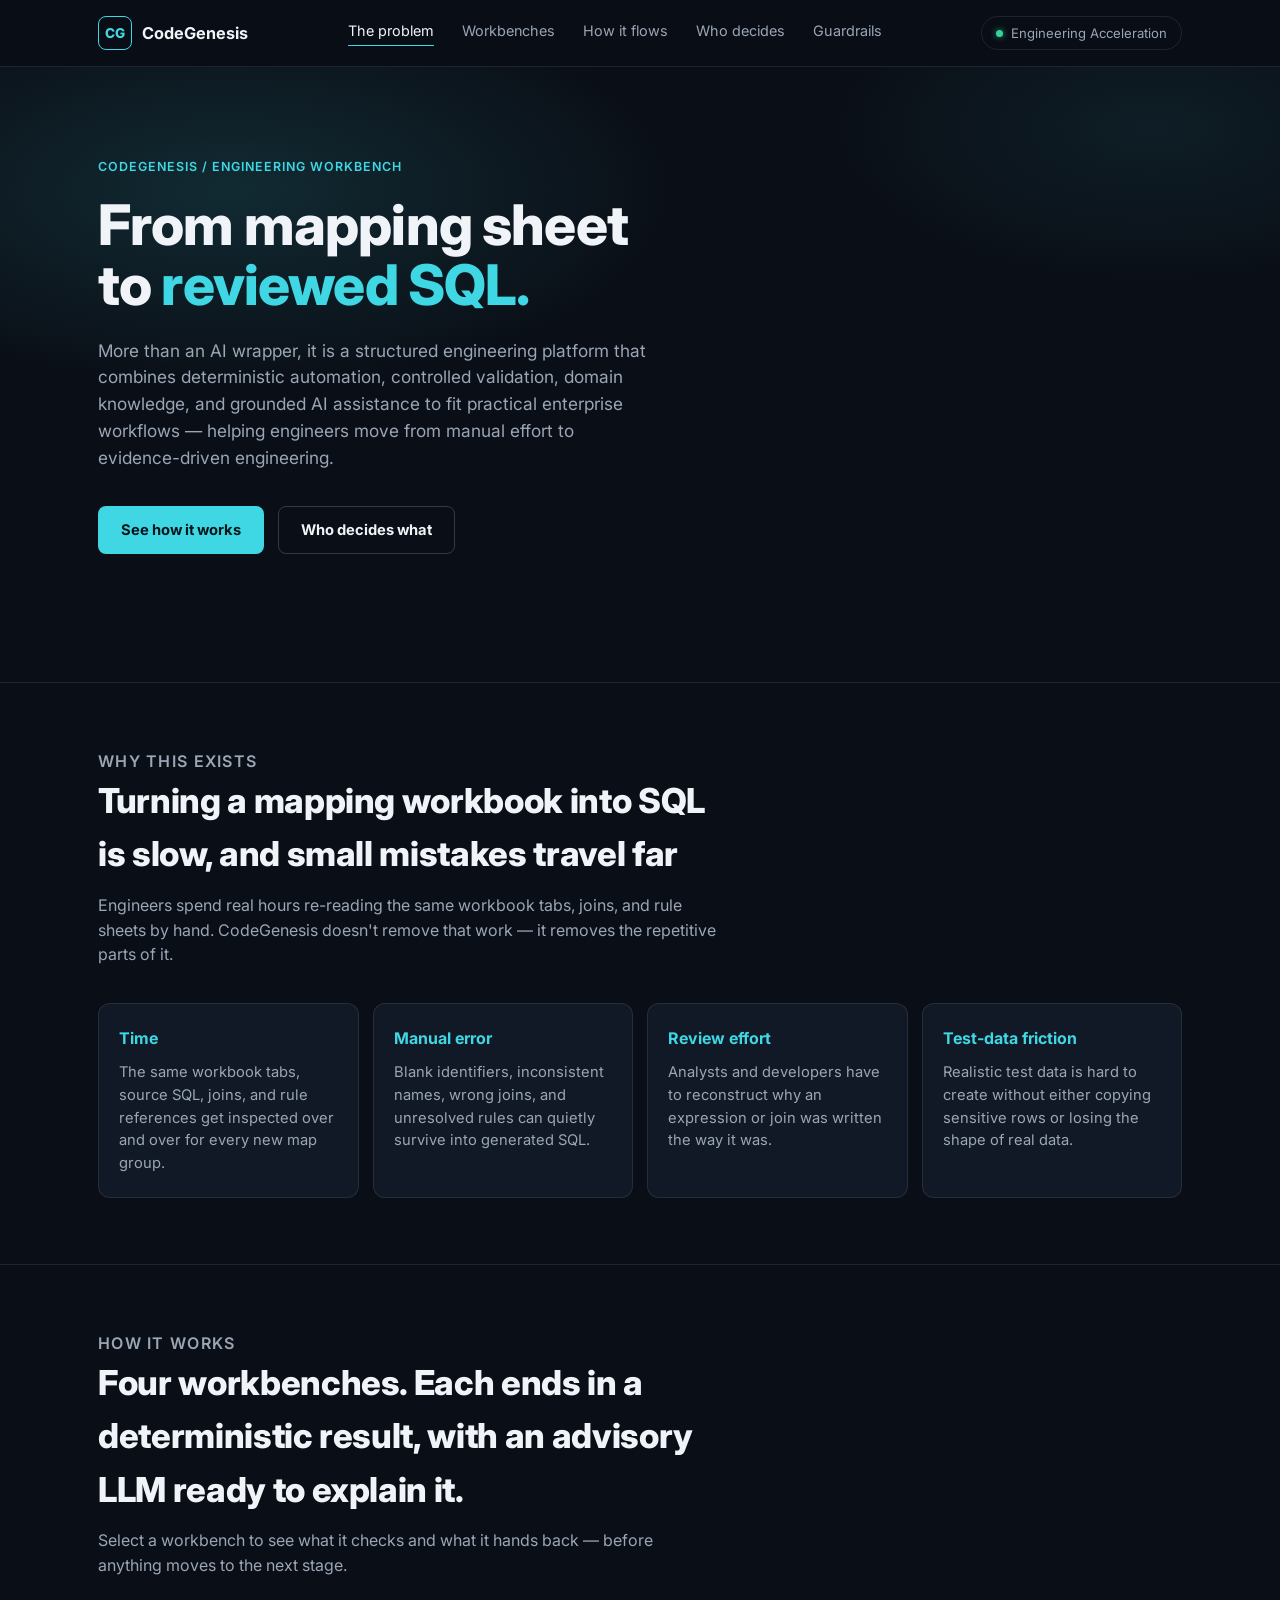
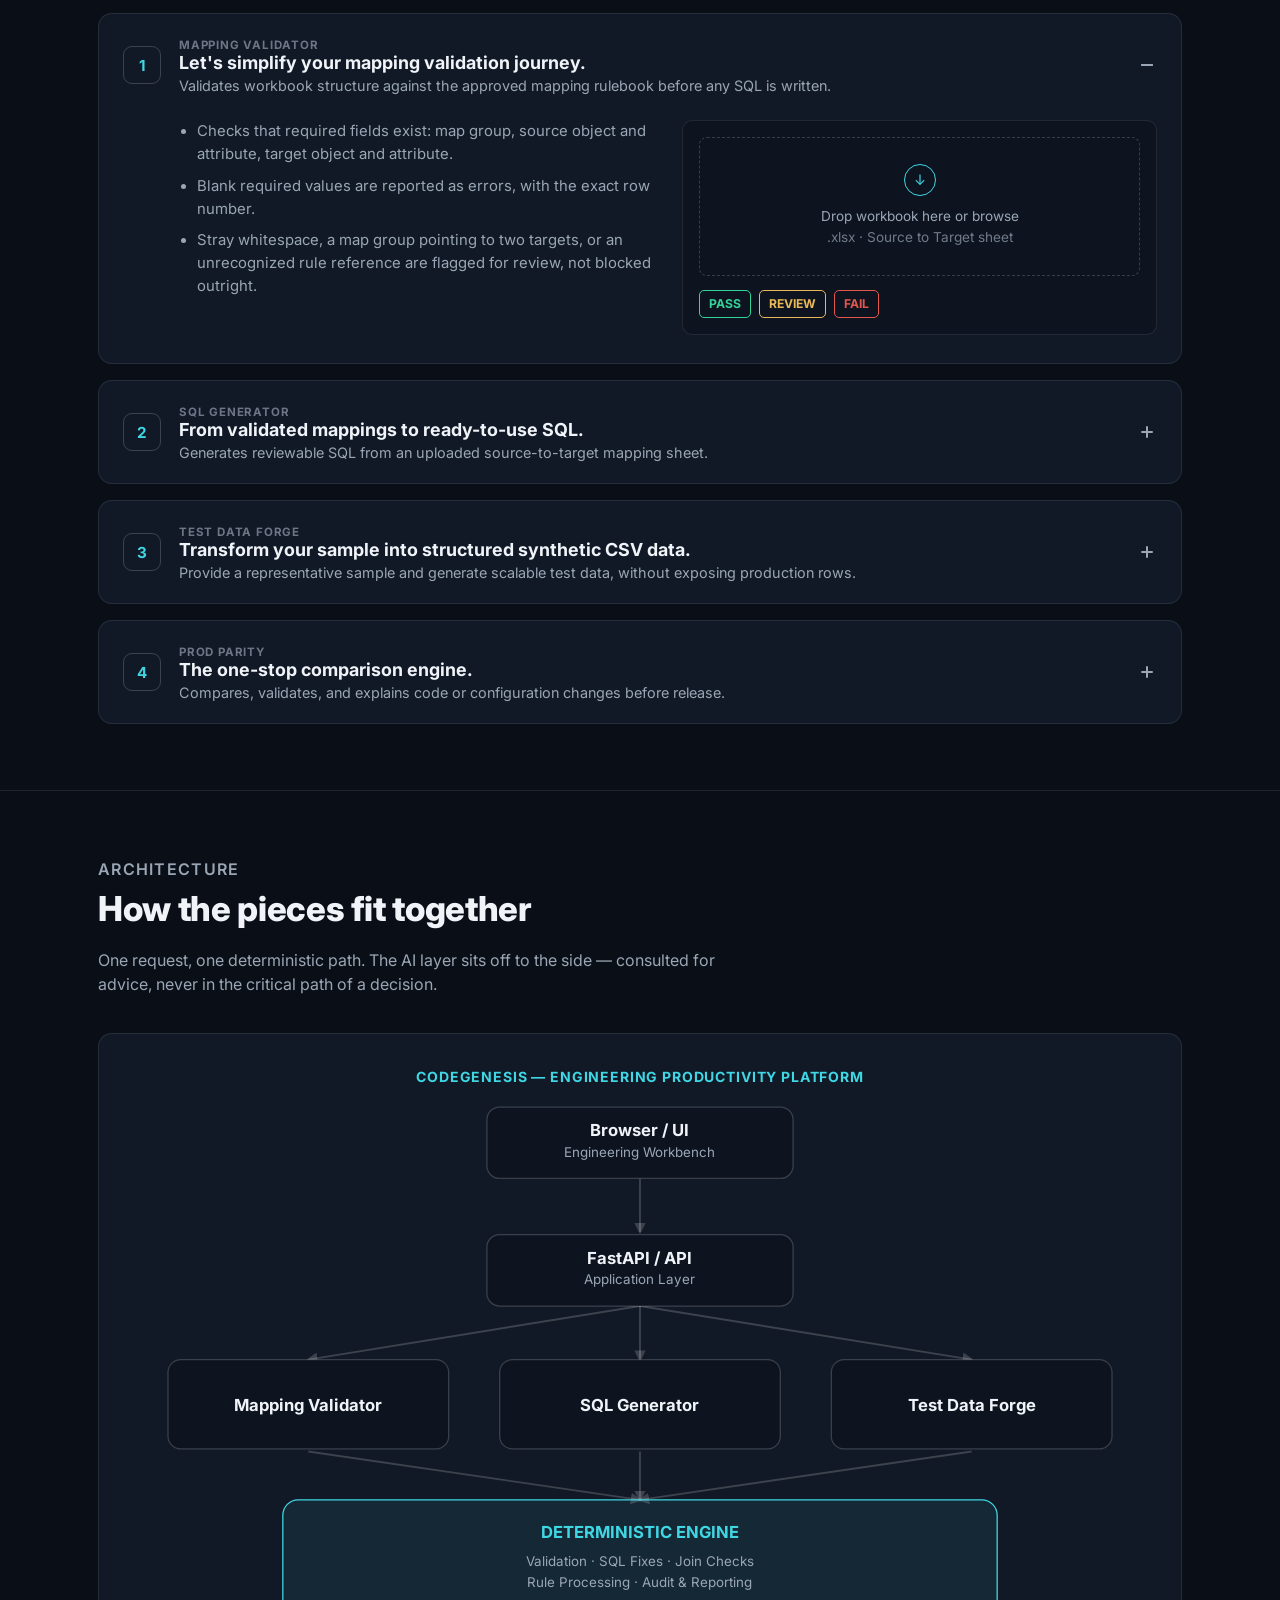
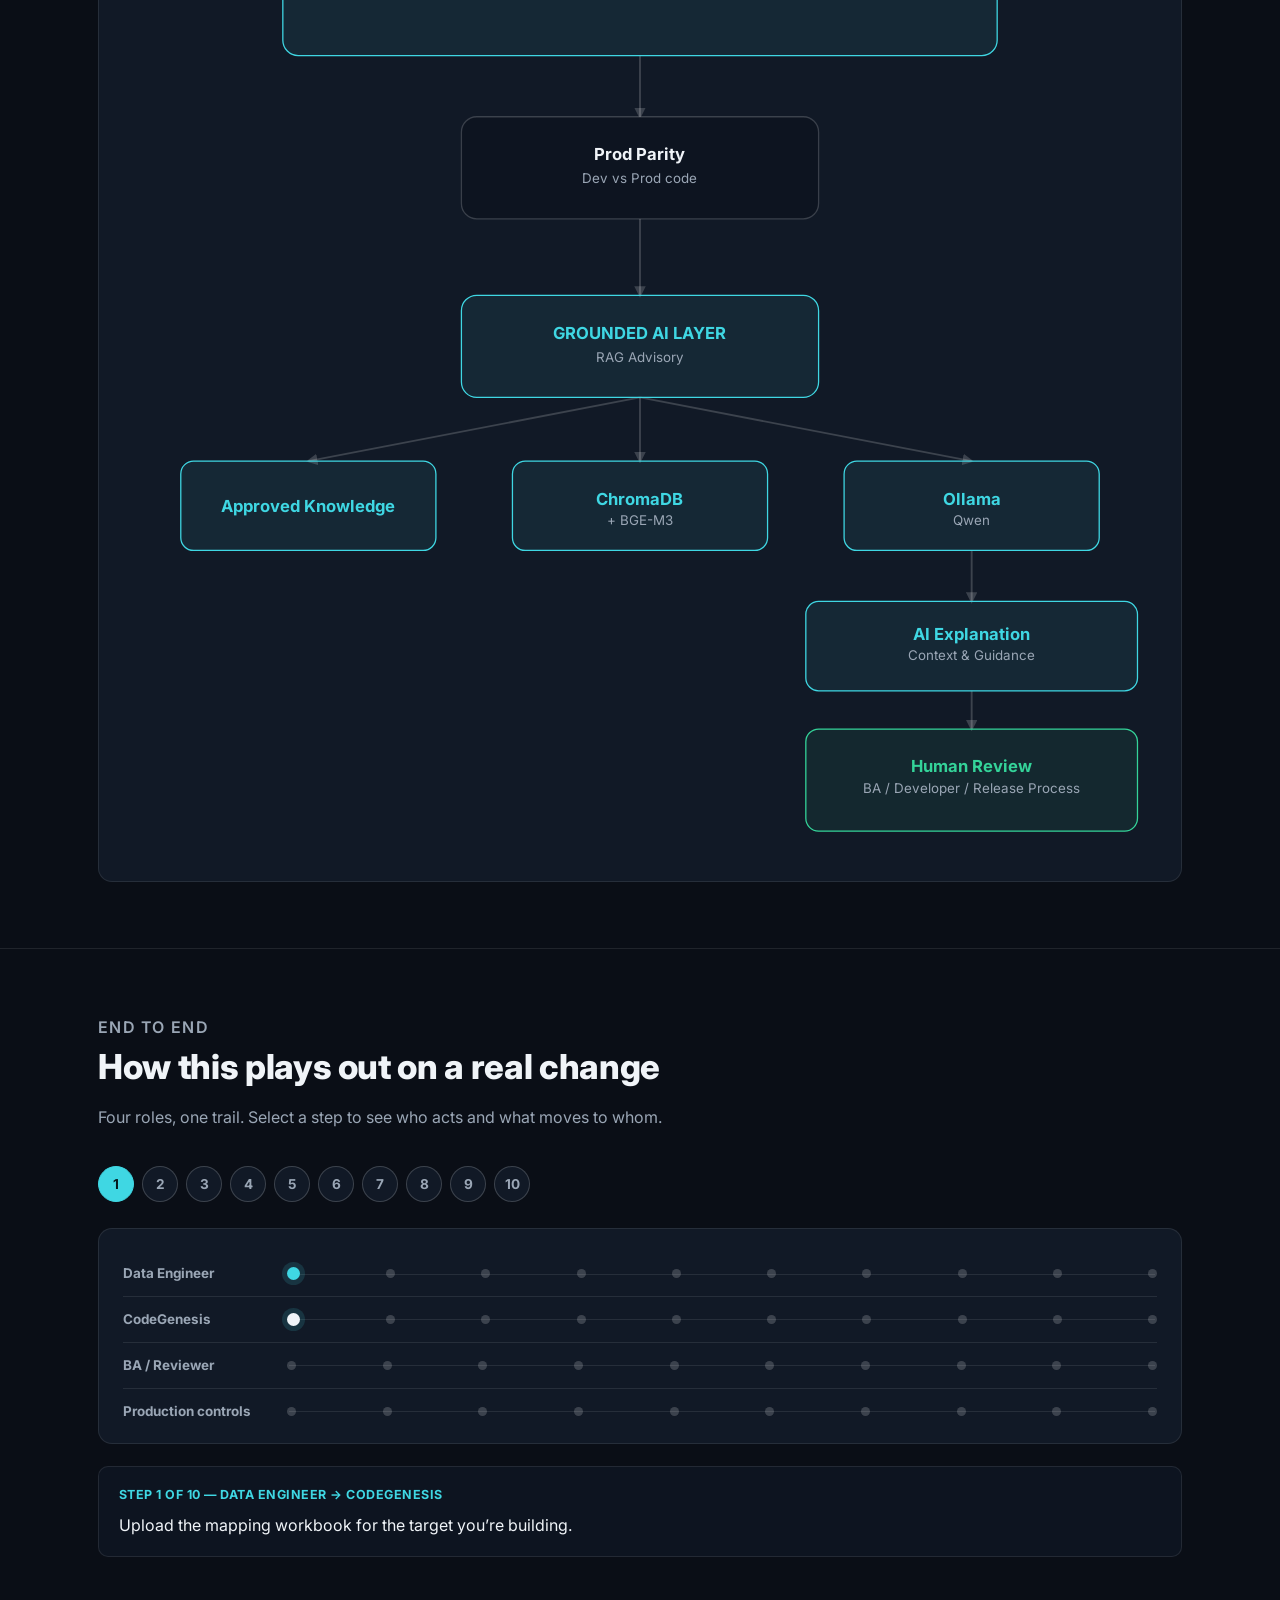
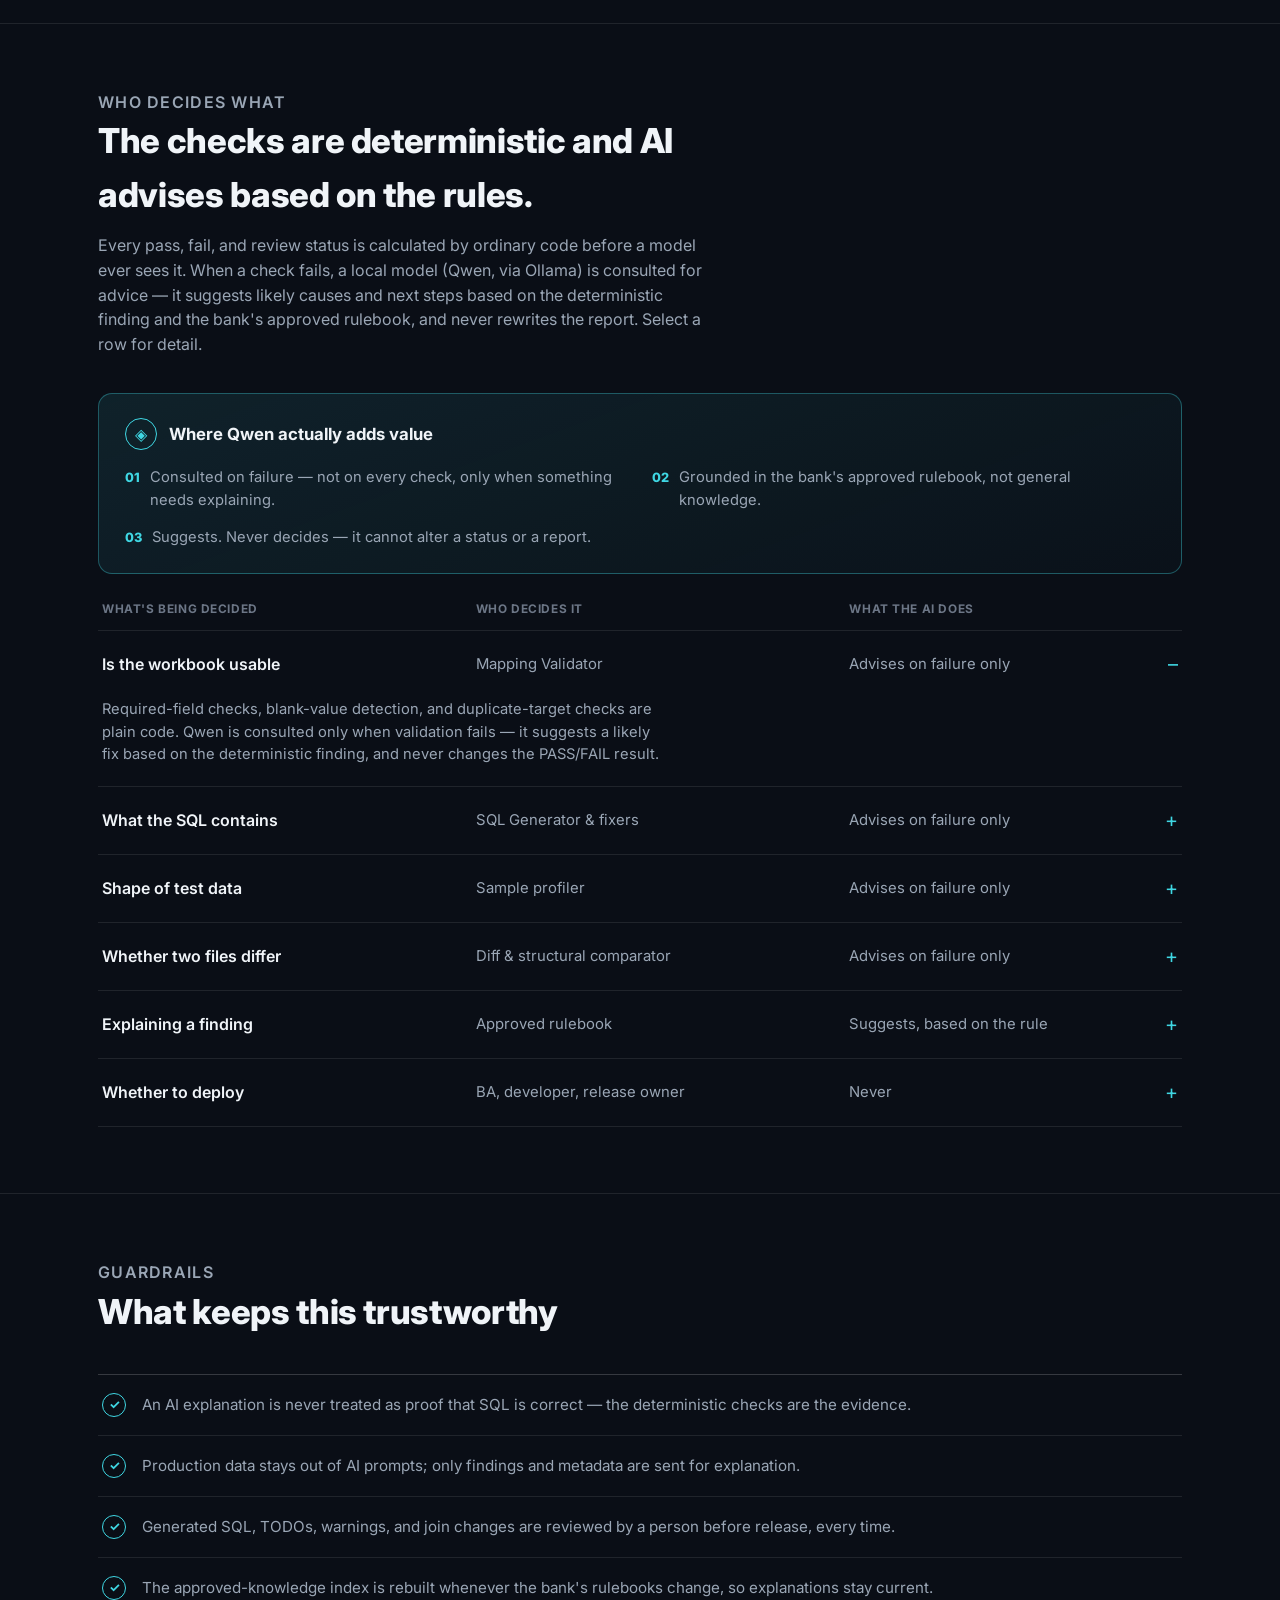
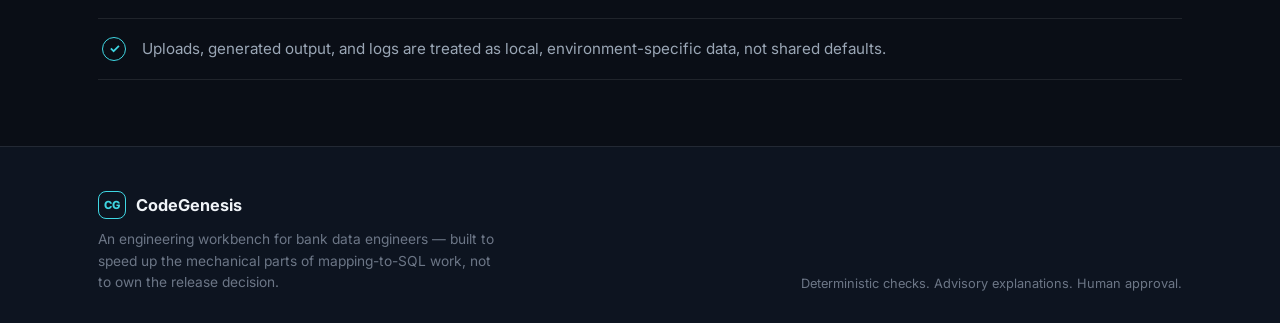
<file: docs/index.html>
<!DOCTYPE html>
<html lang="en">
<head>
<meta charset="UTF-8">
<meta name="viewport" content="width=device-width, initial-scale=1.0">
<title>CodeGenesis — Engineering Workbench</title>
<link rel="preconnect" href="https://fonts.googleapis.com">
<link rel="preconnect" href="https://fonts.gstatic.com" crossorigin>
<link href="https://fonts.googleapis.com/css2?family=Inter:wght@400;500;600;700;800&display=swap" rel="stylesheet">
<style>
  :root{
    --bg:#0a0e16;
    --bg-hero-glow: radial-gradient(60% 55% at 18% 20%, rgba(63,215,227,0.14), transparent 60%),
                    radial-gradient(45% 45% at 90% 10%, rgba(63,215,227,0.08), transparent 60%);
    --panel:#111926;
    --panel-2:#0d1420;
    --border: rgba(255,255,255,0.09);
    --border-strong: rgba(255,255,255,0.18);
    --text:#f0f4f8;
    --text-soft:#9aa6b5;
    --text-dim:#6c7686;
    --cyan:#3fd7e3;
    --cyan-dim: rgba(63,215,227,0.14);
    --cyan-ink:#05171b;
    --green:#34d399;
    --amber:#e9b857;
    --red:#e2574c;
    --diff-add-bg: rgba(52,211,153,0.10);
    --diff-rem-bg: rgba(226,87,76,0.12);
    --sans:"Inter", -apple-system, BlinkMacSystemFont, "Segoe UI", sans-serif;
    --mono: ui-monospace, "SF Mono", "Cascadia Code", Menlo, Consolas, monospace;
  }

  *{box-sizing:border-box;}
  html{scroll-behavior:smooth;}
  @media (prefers-reduced-motion: reduce){
    html{scroll-behavior:auto;}
    *{animation-duration:0.01ms !important; animation-iteration-count:1 !important; transition-duration:0.01ms !important;}
  }

  body{
    margin:0;
    background:var(--bg);
    color:var(--text);
    font-family:var(--sans);
    line-height:1.55;
    -webkit-font-smoothing:antialiased;
  }
  a{color:inherit;}
  :focus-visible{outline:2px solid var(--cyan); outline-offset:3px;}
  ::selection{ background:var(--cyan); color:var(--cyan-ink); }

  .wrap{max-width:1140px; margin:0 auto; padding:0 28px;}

  /* ---------- NAV ---------- */
  header.nav{
    position:sticky; top:0; z-index:50;
    background:rgba(10,14,22,0.88);
    backdrop-filter:blur(10px);
    border-bottom:1px solid var(--border);
  }
  .nav-inner{
    max-width:1140px; margin:0 auto; padding:16px 28px;
    display:flex; align-items:center; justify-content:space-between; gap:20px;
  }
  .brand{display:flex; align-items:center; gap:10px;}
  .brand-mark{
    width:34px; height:34px; border:1.5px solid var(--cyan); border-radius:8px;
    display:flex; align-items:center; justify-content:center;
    color:var(--cyan); font-weight:800; font-size:0.85rem; letter-spacing:0.02em;
  }
  .brand-name{font-weight:700; font-size:1.02rem;}
  nav.links{display:flex; gap:28px; font-size:0.9rem;}
  nav.links a{text-decoration:none; color:var(--text-soft); border-bottom:1px solid transparent; padding-bottom:3px; transition:color .15s, border-color .15s;}
  nav.links a:hover, nav.links a.active{color:var(--text); border-color:var(--cyan);}
  .status-pill{
    display:flex; align-items:center; gap:8px; font-size:0.82rem; color:var(--text-soft);
    border:1px solid var(--border); border-radius:100px; padding:6px 14px;
  }
  .dot{width:7px; height:7px; border-radius:50%; background:var(--green); box-shadow:0 0 6px rgba(52,211,153,0.7);}
  @media (max-width:860px){ nav.links{display:none;} }

  /* ---------- HERO ---------- */
  .hero{
    position:relative;
    padding:90px 0 76px;
    background-image:var(--bg-hero-glow);
    overflow:hidden;
  }
  .hero-grid{
    display:grid; grid-template-columns:1.25fr 0.95fr; gap:52px; align-items:start;
  }
  @media (max-width:900px){ .hero-grid{grid-template-columns:1fr; gap:40px;} }

  .kicker{
    font-size:0.78rem; letter-spacing:0.08em; color:var(--cyan); font-weight:600; margin:0 0 18px;
    text-transform:uppercase;
  }
  .hero h1{
    font-weight:800; font-size:clamp(2.3rem, 4.4vw, 3.5rem); line-height:1.08;
    margin:0 0 22px; letter-spacing:-0.015em;
  }
  .hero h1 span{color:var(--cyan);}
  .hero p.lede{
    font-size:1.08rem; color:var(--text-soft); max-width:50ch; margin:0 0 34px;
  }
  .hero-cta{display:flex; gap:14px; flex-wrap:wrap; margin-bottom:52px;}
  .btn{
    font-family:var(--sans); font-weight:700; font-size:0.92rem; border-radius:8px;
    padding:12px 22px; border:1px solid transparent; cursor:pointer; text-decoration:none; display:inline-block;
  }
  .btn-primary{background:var(--cyan); color:var(--cyan-ink);}
  .btn-ghost{background:transparent; border-color:var(--border-strong); color:var(--text);}

  .hero-count{display:flex; align-items:baseline; gap:14px;}
  .hero-count .num{font-weight:800; font-size:2.6rem; color:var(--text);}
  .hero-count .lbl{color:var(--text-soft); font-size:0.95rem;}

  /* Right panel: workbench + system status card, styled after the app sidebar */
  .side-card{
    background:var(--panel-2); border:1px solid var(--border); border-radius:14px; padding:22px;
  }
  .side-card h3{
    font-size:0.75rem; text-transform:uppercase; letter-spacing:0.08em; color:var(--text-dim);
    margin:0 0 14px; font-weight:700;
  }
  .wb-list{list-style:none; margin:0 0 20px; padding:0; display:flex; flex-direction:column; gap:2px;}
  .wb-list li{
    display:flex; align-items:center; gap:12px; padding:10px 12px; border-radius:8px; font-size:0.94rem; font-weight:600;
  }
  .wb-list li:first-child{background:var(--cyan-dim); color:var(--cyan);}
  .wb-list li:not(:first-child){color:var(--text-soft);}
  .wb-icon{width:16px; text-align:center; font-size:0.9rem;}
  .side-rule{border:none; border-top:1px solid var(--border); margin:16px 0;}
  .sys-list{list-style:none; margin:0; padding:0; display:flex; flex-direction:column; gap:10px;}
  .sys-list li{display:flex; justify-content:space-between; align-items:center; font-size:0.88rem; color:var(--text-soft);}
  .sys-list .ok{color:var(--green); font-weight:600; display:flex; align-items:center; gap:6px;}

  /* ---------- PROBLEM ---------- */
  .problem-grid{
    display:grid; grid-template-columns:repeat(4,1fr); gap:14px; margin-top:8px;
  }
  @media (max-width:860px){ .problem-grid{grid-template-columns:repeat(2,1fr);} }
  @media (max-width:520px){ .problem-grid{grid-template-columns:1fr;} }
  .problem-cell{
    background:var(--panel); border:1px solid var(--border); border-radius:12px; padding:22px 20px;
  }
  .problem-cell h3{font-size:1rem; font-weight:700; margin:0 0 10px; color:var(--cyan);}
  .problem-cell p{color:var(--text-soft); font-size:0.92rem; margin:0;}

  /* ---------- SECTION SCAFFOLDING ---------- */
  section{padding:66px 0;}
  .rule{border:none; border-top:1px solid var(--border); margin:0;}
  .section-head{max-width:62ch; margin-bottom:36px;}
  h2{font-weight:800; font-size:clamp(1.6rem, 2.8vw, 2.15rem); margin:0 0 12px; letter-spacing:-0.01em;}
  .section-head p{color:var(--text-soft); font-size:1rem; margin:0;}

  /* ---------- METRICS / OVERVIEW ---------- */
  .stat-grid{display:grid; grid-template-columns:repeat(4,1fr); gap:14px; margin-bottom:14px;}
  @media (max-width:860px){ .stat-grid{grid-template-columns:repeat(2,1fr);} }
  .stat-card{
    background:var(--panel); border:1px solid var(--border); border-radius:12px; padding:20px 20px 18px;
  }
  .stat-card .stat-label{color:var(--text-soft); font-size:0.85rem; margin-bottom:10px;}
  .stat-card .stat-num{font-weight:800; font-size:2rem; color:var(--text);}

  .metrics-lower{display:grid; grid-template-columns:1.4fr 1fr; gap:14px;}
  @media (max-width:860px){ .metrics-lower{grid-template-columns:1fr;} }
  .chart-card, .activity-card{
    background:var(--panel); border:1px solid var(--border); border-radius:12px; padding:22px;
  }
  .chart-card h4, .activity-card h4{margin:0 0 18px; font-size:0.98rem; font-weight:700;}
  .bars{display:flex; align-items:flex-end; gap:14px; height:140px; padding:0 4px;}
  .bar{flex:1; background:linear-gradient(180deg, rgba(63,215,227,0.85), rgba(63,215,227,0.25)); border-radius:4px 4px 0 0;}
  .bar-labels{display:flex; gap:14px; margin-top:10px; padding:0 4px;}
  .bar-labels span{flex:1; text-align:center; font-size:0.72rem; color:var(--text-dim);}

  .activity-item{display:flex; gap:10px; padding:9px 0; border-bottom:1px solid var(--border);}
  .activity-item:last-child{border-bottom:none;}
  .adot{width:7px; height:7px; border-radius:50%; background:var(--green); margin-top:6px; flex:0 0 auto;}
  .activity-item strong{display:block; font-size:0.9rem; font-weight:600;}
  .activity-item span{display:block; font-size:0.78rem; color:var(--text-dim); margin-top:2px;}

  /* ---------- WORKBENCH PANELS ---------- */
  .wb-panels{display:flex; flex-direction:column; gap:16px;}
  .wb-panel{
    background:var(--panel); border:1px solid var(--border); border-radius:14px; overflow:hidden;
  }
  .wb-panel-head{
    width:100%; text-align:left; background:none; border:none; cursor:pointer; color:var(--text);
    padding:22px 24px; display:flex; align-items:center; gap:18px; font-family:var(--sans);
  }
  .wb-num{
    width:38px; height:38px; flex:0 0 auto; border-radius:9px; border:1px solid var(--border-strong);
    display:flex; align-items:center; justify-content:center; font-weight:700; color:var(--cyan); font-size:0.95rem;
  }
  .wb-head-text{flex:1;}
  .wb-head-text .tag{font-size:0.72rem; text-transform:uppercase; letter-spacing:0.07em; color:var(--text-dim); font-weight:700; margin-bottom:4px;}
  .wb-head-text strong{display:block; font-size:1.12rem; font-weight:700;}
  .wb-head-text span.sub{display:block; font-size:0.9rem; color:var(--text-soft); margin-top:4px;}
  .chev{width:20px; height:20px; position:relative; flex:0 0 auto;}
  .chev::before,.chev::after{content:""; position:absolute; background:var(--text-soft); border-radius:1px;}
  .chev::before{width:12px; height:2px; top:9px; left:4px;}
  .chev::after{width:2px; height:12px; top:4px; left:9px; transition:transform .2s ease;}
  .wb-panel.open .chev::after{transform:rotate(90deg);}

  .wb-body{max-height:0; overflow:hidden; transition:max-height .35s ease;}
  .wb-panel.open .wb-body{max-height:900px;}
  .wb-body-inner{
    padding:4px 24px 28px 80px; display:grid; grid-template-columns:1fr 1fr; gap:28px;
  }
  @media (max-width:760px){ .wb-body-inner{grid-template-columns:1fr; padding-left:24px;} }
  .wb-body-inner ul{margin:0; padding-left:18px; color:var(--text-soft); font-size:0.93rem;}
  .wb-body-inner li{margin-bottom:8px;}

  /* mock UI fragments */
  .mock{background:var(--panel-2); border:1px solid var(--border); border-radius:10px; padding:16px;}
  .mock-drop{
    border:1.5px dashed var(--border-strong); border-radius:8px; padding:26px 14px;
    text-align:center; color:var(--text-soft); font-size:0.85rem;
  }
  .mock-drop .arrow{
    width:32px; height:32px; border:1.5px solid var(--cyan); border-radius:50%; color:var(--cyan);
    display:flex; align-items:center; justify-content:center; margin:0 auto 10px; font-size:0.9rem;
  }
  .mock-badges{display:flex; gap:8px; margin-top:14px; flex-wrap:wrap;}
  .badge{font-weight:700; font-size:0.76rem; padding:4px 9px; border-radius:5px; border:1px solid currentColor;}
  .badge.pass{color:var(--green);}
  .badge.review{color:var(--amber);}
  .badge.fail{color:var(--red);}

  .status-strip{
    border-left:3px solid var(--green); background:var(--panel); padding:14px 16px; border-radius:0 8px 8px 0;
  }
  .status-strip .st-title{color:var(--cyan); font-weight:700; font-size:0.88rem; letter-spacing:0.02em;}
  .status-strip .st-sub{color:var(--text-soft); font-size:0.85rem; margin-top:6px;}

  .chip-row{display:flex; gap:10px; margin-bottom:14px;}
  .chip{background:var(--panel); border:1px solid var(--border); border-radius:8px; padding:10px 14px; flex:1;}
  .chip .chip-lbl{font-size:0.74rem; color:var(--text-dim); margin-bottom:4px;}
  .chip .chip-val{font-weight:700; font-size:1.15rem;}

  .risk-banner{
    border-left:3px solid var(--red); background:rgba(226,87,76,0.08); padding:12px 14px; border-radius:0 8px 8px 0;
    margin-bottom:14px;
  }
  .risk-banner .rb-title{color:var(--red); font-weight:700; font-size:0.82rem;}
  .risk-banner .rb-sub{color:var(--text-soft); font-size:0.78rem; margin-top:4px;}

  .diff{font-family:var(--mono); font-size:0.78rem; border-radius:8px; overflow:hidden; border:1px solid var(--border);}
  .diff-line{padding:5px 12px; white-space:pre; color:var(--text-soft);}
  .diff-line.add{background:var(--diff-add-bg); color:var(--green);}
  .diff-line.rem{background:var(--diff-rem-bg); color:var(--red);}

  /* ---------- FLOW DIAGRAM ---------- */
  .flow-controls{display:flex; gap:8px; flex-wrap:wrap; margin-bottom:26px;}
  .flow-step-btn{
    width:36px; height:36px; border-radius:50%; border:1px solid var(--border-strong);
    background:var(--panel); color:var(--text-soft); font-weight:700; font-size:0.85rem; cursor:pointer;
    display:flex; align-items:center; justify-content:center; font-family:var(--sans); transition:all .15s ease;
  }
  .flow-step-btn:hover{border-color:var(--cyan); color:var(--text);}
  .flow-step-btn.active{background:var(--cyan); color:var(--cyan-ink); border-color:var(--cyan);}

  .flow-lanes{
    background:var(--panel); border:1px solid var(--border); border-radius:14px; padding:22px 24px 10px;
  }
  .lane-row{display:grid; grid-template-columns:150px 1fr; align-items:center; gap:14px; padding:12px 0;}
  .lane-row + .lane-row{border-top:1px solid var(--border);}
  .lane-label{font-size:0.84rem; font-weight:700; color:var(--text-soft);}
  .lane-track{position:relative; display:flex; justify-content:space-between; align-items:center; height:18px;}
  .lane-track::before{content:""; position:absolute; left:2px; right:2px; top:50%; height:1px; background:var(--border);}
  .lane-dot{
    position:relative; width:9px; height:9px; border-radius:50%; background:var(--border-strong);
    transition:all .18s ease; flex:0 0 auto;
  }
  .lane-dot.active{width:13px; height:13px; box-shadow:0 0 0 5px var(--cyan-dim);}

  .flow-detail{
    margin-top:22px; padding:18px 20px; background:var(--panel-2); border:1px solid var(--border);
    border-radius:10px;
  }
  .flow-detail .fd-actors{color:var(--cyan); font-weight:700; font-size:0.78rem; letter-spacing:0.04em; text-transform:uppercase; margin-bottom:8px;}
  .flow-detail .fd-text{font-size:1rem; color:var(--text);}

  /* ---------- ARCHITECTURE DIAGRAM ---------- */
  .arch-diagram{
    background:var(--panel); border:1px solid var(--border); border-radius:14px; padding:22px 18px;
  }
  .arch-diagram svg{width:100%; height:auto; display:block;}
  .arch-box-fill{fill:var(--panel-2);}
  .arch-box-stroke{stroke:var(--border-strong);}
  .arch-box-fill-accent{fill:rgba(63,215,227,0.08);}
  .arch-box-stroke-accent{stroke:var(--cyan);}
  .arch-box-fill-human{fill:rgba(52,211,153,0.08);}
  .arch-box-stroke-human{stroke:var(--green);}
  .arch-title{fill:var(--text); font-family:var(--sans); font-weight:700; font-size:13px;}
  .arch-title-accent{fill:var(--cyan);}
  .arch-title-human{fill:var(--green);}
  .arch-sub{fill:var(--text-soft); font-family:var(--sans); font-size:10.5px;}
  .arch-kicker{fill:var(--cyan); font-family:var(--sans); font-weight:700; font-size:11px; letter-spacing:0.06em;}
  .arch-line{stroke:var(--border-strong); stroke-width:1.5; fill:none;}

  /* ---------- TRUST TABLE ---------- */
  .ai-highlight{
    background:linear-gradient(160deg, rgba(63,215,227,0.10), rgba(63,215,227,0.02));
    border:1px solid rgba(63,215,227,0.35); border-radius:14px; padding:24px 26px; margin-bottom:26px;
  }
  .ai-highlight-head{display:flex; align-items:center; gap:12px; margin-bottom:16px;}
  .ai-highlight-icon{
    width:32px; height:32px; border-radius:50%; border:1.5px solid var(--cyan); color:var(--cyan);
    display:flex; align-items:center; justify-content:center; font-size:1rem; flex:0 0 auto;
  }
  .ai-highlight-head h3{margin:0; font-size:1.05rem; font-weight:700; color:var(--text);}
  .ai-highlight-grid{
    display:grid; grid-template-columns:repeat(2,1fr); gap:14px 24px;
  }
  @media (max-width:700px){ .ai-highlight-grid{grid-template-columns:1fr;} }
  .ai-highlight-grid div{color:var(--text-soft); font-size:0.92rem; display:flex; gap:10px; align-items:baseline;}
  .ah-num{color:var(--cyan); font-weight:800; font-size:0.8rem; flex:0 0 auto;}

  .trust-table{}
  .trow{border-bottom:1px solid var(--border);}
  .trow summary{
    list-style:none; cursor:pointer; padding:18px 4px;
    display:grid; grid-template-columns:1.1fr 1.1fr 0.9fr 20px; gap:16px; align-items:center;
  }
  .trow summary::-webkit-details-marker{display:none;}
  @media (max-width:760px){ .trow summary{grid-template-columns:1fr; gap:4px;} }
  .t-topic{font-weight:600;}
  .t-owner, .t-ai{color:var(--text-soft); font-size:0.93rem;}
  .t-plus{font-size:1.25rem; color:var(--cyan); text-align:right;}
  .t-plus::after{content:"+";}
  .trow[open] .t-plus::after{content:"–";}
  .trow-detail{padding:0 4px 20px; color:var(--text-soft); font-size:0.92rem; max-width:64ch;}
  .head-row{
    display:grid; grid-template-columns:1.1fr 1.1fr 0.9fr 20px; gap:16px;
    padding:0 4px 12px; font-size:0.74rem; color:var(--text-dim); font-weight:700; text-transform:uppercase; letter-spacing:0.05em;
    border-bottom:1px solid var(--border);
  }
  @media (max-width:760px){ .head-row{display:none;} }

  /* ---------- GUARDRAILS ---------- */
  .guard-list{border-top:1px solid var(--border-strong);}
  .guard-item{display:flex; gap:16px; padding:18px 4px; border-bottom:1px solid var(--border);}
  .guard-mark{
    flex:0 0 auto; width:24px; height:24px; border:1.5px solid var(--cyan); color:var(--cyan);
    border-radius:50%; display:flex; align-items:center; justify-content:center; font-size:0.8rem; font-weight:700;
  }
  .guard-item p{margin:0; color:var(--text-soft); font-size:0.95rem;}

  /* ---------- FOOTER ---------- */
  footer{background:var(--panel-2); border-top:1px solid var(--border); padding:44px 0 30px;}
  footer .wrap{display:flex; justify-content:space-between; align-items:flex-end; gap:24px; flex-wrap:wrap;}
  footer .foot-brand{display:flex; align-items:center; gap:10px; font-weight:700; font-size:1.02rem;}
  footer p{color:var(--text-dim); font-size:0.86rem; max-width:44ch; margin:10px 0 0;}
  footer .foot-note{font-size:0.8rem; color:var(--text-dim); text-align:right;}
</style>
</head>
<body>

<header class="nav">
  <div class="nav-inner">
    <div class="brand">
      <div class="brand-mark">CG</div>
      <div class="brand-name">CodeGenesis</div>
    </div>
    <nav class="links">
      <a href="#problem">The problem</a>
      <a href="#workbenches">Workbenches</a>
      <a href="#flow">How it flows</a>
      <a href="#trust">Who decides</a>
      <a href="#guardrails">Guardrails</a>
    </nav>
    <div class="status-pill"><span class="dot"></span> Engineering Acceleration</div>
  </div>
</header>

<section class="hero">
  <div class="wrap">
    <p class="kicker">CodeGenesis / Engineering Workbench</p>
    <h1>From mapping sheet<br>to <span>reviewed SQL.</span></h1>
    <p class="lede">More than an AI wrapper, it is a structured engineering platform that combines deterministic automation, controlled validation, domain knowledge, and grounded AI assistance to fit practical enterprise workflows — helping engineers move from manual effort to evidence-driven engineering.</p>
    <div class="hero-cta">
      <a class="btn btn-primary" href="#workbenches">See how it works</a>
      <a class="btn btn-ghost" href="#trust">Who decides what</a>
    </div>
  </div>
</section>

<hr class="rule">

<section id="problem">
  <div class="wrap">
    <div class="section-head">
      <p class="kicker">Why this exists</p>
      <h2>Turning a mapping workbook into SQL is slow, and small mistakes travel far</h2>
      <p>Engineers spend real hours re-reading the same workbook tabs, joins, and rule sheets by hand. CodeGenesis doesn't remove that work — it removes the repetitive parts of it.</p>
    </div>
    <div class="problem-grid">
      <div class="problem-cell">
        <h3>Time</h3>
        <p>The same workbook tabs, source SQL, joins, and rule references get inspected over and over for every new map group.</p>
      </div>
      <div class="problem-cell">
        <h3>Manual error</h3>
        <p>Blank identifiers, inconsistent names, wrong joins, and unresolved rules can quietly survive into generated SQL.</p>
      </div>
      <div class="problem-cell">
        <h3>Review effort</h3>
        <p>Analysts and developers have to reconstruct why an expression or join was written the way it was.</p>
      </div>
      <div class="problem-cell">
        <h3>Test-data friction</h3>
        <p>Realistic test data is hard to create without either copying sensitive rows or losing the shape of real data.</p>
      </div>
    </div>
  </div>
</section>

<hr class="rule">

<section id="workbenches">
  <div class="wrap">
    <div class="section-head">
      <p class="kicker">How it works</p>
      <h2>Four workbenches. Each ends in a deterministic result, with an advisory LLM ready to explain it.</h2>
      <p>Select a workbench to see what it checks and what it hands back — before anything moves to the next stage.</p>
    </div>

    <div class="wb-panels" id="panels">

      <div class="wb-panel open" data-i="1">
        <button class="wb-panel-head" aria-expanded="true">
          <span class="wb-num">1</span>
          <span class="wb-head-text">
            <span class="tag">Mapping Validator</span>
            <strong>Let's simplify your mapping validation journey.</strong>
            <span class="sub">Validates workbook structure against the approved mapping rulebook before any SQL is written.</span>
          </span>
          <span class="chev"></span>
        </button>
        <div class="wb-body">
          <div class="wb-body-inner">
            <ul>
              <li>Checks that required fields exist: map group, source object and attribute, target object and attribute.</li>
              <li>Blank required values are reported as errors, with the exact row number.</li>
              <li>Stray whitespace, a map group pointing to two targets, or an unrecognized rule reference are flagged for review, not blocked outright.</li>
            </ul>
            <div class="mock">
              <div class="mock-drop">
                <div class="arrow">↓</div>
                Drop workbook here or browse<br><span style="opacity:.7">.xlsx · Source to Target sheet</span>
              </div>
              <div class="mock-badges">
                <span class="badge pass">PASS</span>
                <span class="badge review">REVIEW</span>
                <span class="badge fail">FAIL</span>
              </div>
            </div>
          </div>
        </div>
      </div>

      <div class="wb-panel" data-i="2">
        <button class="wb-panel-head" aria-expanded="false">
          <span class="wb-num">2</span>
          <span class="wb-head-text">
            <span class="tag">SQL Generator</span>
            <strong>From validated mappings to ready-to-use SQL.</strong>
            <span class="sub">Generates reviewable SQL from an uploaded source-to-target mapping sheet.</span>
          </span>
          <span class="chev"></span>
        </button>
        <div class="wb-body">
          <div class="wb-body-inner">
            <ul>
              <li>Turns each mapped column into a proper SELECT expression, applying the workbook's data-processing rules where one is defined.</li>
              <li>Where the workbook doesn't say enough — a missing join, an unknown rule — it writes a visible <strong>TODO</strong> rather than guessing.</li>
              <li>An automatic cleanup pass follows: fixes mechanical defects, resolves parameters, checks every join, prunes unused columns, and audits the final file.</li>
            </ul>
            <div class="mock">
              <div class="status-strip">
                <div class="st-title">SQL GENERATION STATUS — SUCCESS</div>
                <div class="st-sub">PASSED deterministic validation</div>
              </div>
              <div class="mock-badges">
                <span class="badge pass">PASSED</span>
                <span class="badge review">READY FOR REVIEW</span>
              </div>
            </div>
          </div>
        </div>
      </div>

      <div class="wb-panel" data-i="3">
        <button class="wb-panel-head" aria-expanded="false">
          <span class="wb-num">3</span>
          <span class="wb-head-text">
            <span class="tag">Test Data Forge</span>
            <strong>Transform your sample into structured synthetic CSV data.</strong>
            <span class="sub">Provide a representative sample and generate scalable test data, without exposing production rows.</span>
          </span>
          <span class="chev"></span>
        </button>
        <div class="wb-body">
          <div class="wb-body-inner">
            <ul>
              <li>Studies one small, already-approved sample CSV: types, ranges, categories, null rates, and how unique each ID column is.</li>
              <li>Generates new synthetic rows with the same shape — not copies of the sample. </li>
              <li>Checks that chosen ID columns can stay unique at the requested scale before generating anything. Rule-based throughout — no model decides a value.</li>
            </ul>
            <div class="mock">
              <div class="chip-row">
                <div class="chip"><div class="chip-lbl">Sample rows</div><div class="chip-val">30</div></div>
                <div class="chip"><div class="chip-lbl">Columns profiled</div><div class="chip-val">10</div></div>
              </div>
              <div class="mock-drop" style="padding:14px; text-align:left;">
                <span style="opacity:.85">Primary keys: 3 selected · Records: 1,000 · Chunk: 100,000 rows</span>
              </div>
            </div>
          </div>
        </div>
      </div>

      <div class="wb-panel" data-i="4">
        <button class="wb-panel-head" aria-expanded="false">
          <span class="wb-num">4</span>
          <span class="wb-head-text">
            <span class="tag">Prod Parity</span>
            <strong>The one-stop comparison engine.</strong>
            <span class="sub">Compares, validates, and explains code or configuration changes before release.</span>
          </span>
          <span class="chev"></span>
        </button>
        <div class="wb-body">
          <div class="wb-body-inner">
            <ul>
              <li>Shows exactly which tables, columns, and joins were added, removed, or changed between the two versions.</li>
              <li>Separately confirms both files are syntactically valid before treating any difference as meaningful.</li>
              <li>A companion checker, Universal Comparison, applies the same idea to Python, shell, and YAML changes. It never deploys anything — it produces evidence for the reviewer.</li>
            </ul>
            <div class="mock">
              <div class="risk-banner">
                <div class="rb-title">HIGH RISK — REVIEW CHANGES</div>
                <div class="rb-sub">Filtering, JOIN behavior, or source tables changed. Manual review recommended.</div>
              </div>
              <div class="diff">
                <div class="diff-line">  SELECT</div>
                <div class="diff-line rem">-  CPI.PRTY_SROGT_ID AS s_prty,</div>
                <div class="diff-line add">+  PRTY.PRTY_SROGT_ID AS s_prty,</div>
                <div class="diff-line rem">-  CPI.PRTY_CD AS id_type,</div>
              </div>
            </div>
          </div>
        </div>
      </div>

    </div>
  </div>
</section>

<hr class="rule">

<section id="architecture">
  <div class="wrap">
    <div class="section-head">
      <p class="kicker">Architecture</p>
      <h2>How the pieces fit together</h2>
      <p>One request, one deterministic path. The AI layer sits off to the side — consulted for advice, never in the critical path of a decision.</p>
    </div>
    <div class="arch-diagram">
      <svg viewBox="0 0 820 1100" xmlns="http://www.w3.org/2000/svg" role="img" aria-label="Architecture diagram: Browser UI calls the FastAPI application layer, which fans out to the Mapping Validator, SQL Generator, and Test Data Forge. These feed the Deterministic Engine, which produces Prod Parity and Outputs. Both feed the Grounded AI Layer, which fans out to Approved Knowledge, ChromaDB with BGE-M3, and Ollama running Qwen. Only Ollama/Qwen feeds the AI Explanation step, which feeds Human Review.">
        <defs>
          <marker id="archArrow" viewBox="0 0 10 10" refX="8" refY="5" markerWidth="6" markerHeight="6" orient="auto-start-reverse">
            <path d="M0,0 L10,5 L0,10 z" fill="var(--border-strong)"></path>
          </marker>
        </defs>

        <text x="410" y="20" text-anchor="middle" class="arch-kicker">CODEGENESIS — ENGINEERING PRODUCTIVITY PLATFORM</text>

        <!-- connectors -->
        <line class="arch-line" x1="410" y1="96"  x2="410" y2="138" marker-end="url(#archArrow)"></line>
        <line class="arch-line" x1="410" y1="196" x2="150" y2="238" marker-end="url(#archArrow)"></line>
        <line class="arch-line" x1="410" y1="196" x2="410" y2="238" marker-end="url(#archArrow)"></line>
        <line class="arch-line" x1="410" y1="196" x2="670" y2="238" marker-end="url(#archArrow)"></line>
        <line class="arch-line" x1="150" y1="310" x2="410" y2="348" marker-end="url(#archArrow)"></line>
        <line class="arch-line" x1="410" y1="310" x2="410" y2="348" marker-end="url(#archArrow)"></line>
        <line class="arch-line" x1="670" y1="310" x2="410" y2="348" marker-end="url(#archArrow)"></line>
        <line class="arch-line" x1="410" y1="470" x2="410" y2="518" marker-end="url(#archArrow)"></line>
        <line class="arch-line" x1="410" y1="598" x2="410" y2="658" marker-end="url(#archArrow)"></line>
        <line class="arch-line" x1="410" y1="738" x2="150" y2="788" marker-end="url(#archArrow)"></line>
        <line class="arch-line" x1="410" y1="738" x2="410" y2="788" marker-end="url(#archArrow)"></line>
        <line class="arch-line" x1="410" y1="738" x2="670" y2="788" marker-end="url(#archArrow)"></line>
        <line class="arch-line" x1="670" y1="858" x2="670" y2="898" marker-end="url(#archArrow)"></line>
        <line class="arch-line" x1="670" y1="968" x2="670" y2="998" marker-end="url(#archArrow)"></line>

        <!-- Browser / UI -->
        <rect x="290" y="40" width="240" height="56" rx="10" class="arch-box-fill arch-box-stroke"></rect>
        <text x="410" y="63" text-anchor="middle" class="arch-title">Browser / UI</text>
        <text x="410" y="79" text-anchor="middle" class="arch-sub">Engineering Workbench</text>

        <!-- FastAPI / API -->
        <rect x="290" y="140" width="240" height="56" rx="10" class="arch-box-fill arch-box-stroke"></rect>
        <text x="410" y="163" text-anchor="middle" class="arch-title">FastAPI / API</text>
        <text x="410" y="179" text-anchor="middle" class="arch-sub">Application Layer</text>

        <!-- Mapping Validator / SQL Generator / Test Data Forge -->
        <rect x="40" y="238" width="220" height="70" rx="10" class="arch-box-fill arch-box-stroke"></rect>
        <text x="150" y="278" text-anchor="middle" class="arch-title">Mapping Validator</text>

        <rect x="300" y="238" width="220" height="70" rx="10" class="arch-box-fill arch-box-stroke"></rect>
        <text x="410" y="278" text-anchor="middle" class="arch-title">SQL Generator</text>

        <rect x="560" y="238" width="220" height="70" rx="10" class="arch-box-fill arch-box-stroke"></rect>
        <text x="670" y="278" text-anchor="middle" class="arch-title">Test Data Forge</text>

        <!-- Deterministic Engine -->
        <rect x="130" y="348" width="560" height="122" rx="12" class="arch-box-fill-accent arch-box-stroke-accent"></rect>
        <text x="410" y="378" text-anchor="middle" class="arch-title arch-title-accent">DETERMINISTIC ENGINE</text>
        <text x="410" y="400" text-anchor="middle" class="arch-sub">Validation · SQL Fixes · Join Checks</text>
        <text x="410" y="416" text-anchor="middle" class="arch-sub">Rule Processing · Audit &amp; Reporting</text>

        <!-- Prod Parity -->
        <rect x="270" y="518" width="280" height="80" rx="12" class="arch-box-fill arch-box-stroke"></rect>
        <text x="410" y="552" text-anchor="middle" class="arch-title">Prod Parity</text>
        <text x="410" y="570" text-anchor="middle" class="arch-sub">Dev vs Prod code</text>

        <!-- Grounded AI Layer -->
        <rect x="270" y="658" width="280" height="80" rx="12" class="arch-box-fill-accent arch-box-stroke-accent"></rect>
        <text x="410" y="692" text-anchor="middle" class="arch-title arch-title-accent">GROUNDED AI LAYER</text>
        <text x="410" y="710" text-anchor="middle" class="arch-sub">RAG Advisory</text>

        <!-- Approved Knowledge / ChromaDB / Ollama-Qwen -->
        <rect x="50" y="788" width="200" height="70" rx="10" class="arch-box-fill-accent arch-box-stroke-accent"></rect>
        <text x="150" y="828" text-anchor="middle" class="arch-title arch-title-accent">Approved Knowledge</text>

        <rect x="310" y="788" width="200" height="70" rx="10" class="arch-box-fill-accent arch-box-stroke-accent"></rect>
        <text x="410" y="822" text-anchor="middle" class="arch-title arch-title-accent">ChromaDB</text>
        <text x="410" y="838" text-anchor="middle" class="arch-sub">+ BGE-M3</text>

        <rect x="570" y="788" width="200" height="70" rx="10" class="arch-box-fill-accent arch-box-stroke-accent"></rect>
        <text x="670" y="822" text-anchor="middle" class="arch-title arch-title-accent">Ollama</text>
        <text x="670" y="838" text-anchor="middle" class="arch-sub">Qwen</text>

        <!-- AI Explanation -->
        <rect x="540" y="898" width="260" height="70" rx="10" class="arch-box-fill-accent arch-box-stroke-accent"></rect>
        <text x="670" y="928" text-anchor="middle" class="arch-title arch-title-accent">AI Explanation</text>
        <text x="670" y="944" text-anchor="middle" class="arch-sub">Context &amp; Guidance</text>

        <!-- Human Review -->
        <rect x="540" y="998" width="260" height="80" rx="10" class="arch-box-fill-human arch-box-stroke-human"></rect>
        <text x="670" y="1032" text-anchor="middle" class="arch-title arch-title-human">Human Review</text>
        <text x="670" y="1048" text-anchor="middle" class="arch-sub">BA / Developer / Release Process</text>
      </svg>
    </div>
  </div>
</section>

<hr class="rule">

<section id="flow">
  <div class="wrap">
    <div class="section-head">
      <p class="kicker">End to end</p>
      <h2>How this plays out on a real change</h2>
      <p>Four roles, one trail. Select a step to see who acts and what moves to whom.</p>
    </div>

    <div class="flow-controls" id="flowControls"></div>

    <div class="flow-lanes" id="flowLanes"></div>

    <div class="flow-detail" id="flowDetail"></div>
  </div>
</section>

<hr class="rule">

<section id="trust">
  <div class="wrap">
    <div class="section-head">
      <p class="kicker">Who decides what</p>
      <h2>The checks are deterministic and AI advises based on the rules.</h2>
      <p>Every pass, fail, and review status is calculated by ordinary code before a model ever sees it. When a check fails, a local model (Qwen, via Ollama) is consulted for advice — it suggests likely causes and next steps based on the deterministic finding and the bank's approved rulebook, and never rewrites the report. Select a row for detail.</p>
    </div>

    <div class="ai-highlight">
      <div class="ai-highlight-head">
        <span class="ai-highlight-icon">◈</span>
        <h3>Where Qwen actually adds value</h3>
      </div>
      <div class="ai-highlight-grid">
        <div><span class="ah-num">01</span>Consulted on failure — not on every check, only when something needs explaining.</div>
        <div><span class="ah-num">02</span>Grounded in the bank's approved rulebook, not general knowledge.</div>
        <div><span class="ah-num">03</span>Suggests. Never decides — it cannot alter a status or a report.</div>
      </div>
    </div>

    <div class="trust-table">
      <div class="head-row">
        <span>What's being decided</span><span>Who decides it</span><span>What the AI does</span><span></span>
      </div>

      <details class="trow" open>
        <summary><span class="t-topic">Is the workbook usable</span><span class="t-owner">Mapping Validator</span><span class="t-ai">Advises on failure only</span><span class="t-plus"></span></summary>
        <div class="trow-detail">Required-field checks, blank-value detection, and duplicate-target checks are plain code. Qwen is consulted only when validation fails — it suggests a likely fix based on the deterministic finding, and never changes the PASS/FAIL result.</div>
      </details>
      <details class="trow">
        <summary><span class="t-topic">What the SQL contains</span><span class="t-owner">SQL Generator &amp; fixers</span><span class="t-ai">Advises on failure only</span><span class="t-plus"></span></summary>
        <div class="trow-detail">Expressions, joins, and TODOs come from the workbook and configuration. Qwen is consulted only when something fails — it suggests context for a warning or TODO, but cannot write, edit, or approve SQL.</div>
      </details>
      <details class="trow">
        <summary><span class="t-topic">Shape of test data</span><span class="t-owner">Sample profiler</span><span class="t-ai">Advises on failure only</span><span class="t-plus"></span></summary>
        <div class="trow-detail">Types, ranges, and category weights come from statistical analysis of the sample file. Qwen is consulted only if the quality check fails — it suggests what to inspect, without touching the generated data.</div>
      </details>
      <details class="trow">
        <summary><span class="t-topic">Whether two files differ</span><span class="t-owner">Diff &amp; structural comparator</span><span class="t-ai">Advises on failure only</span><span class="t-plus"></span></summary>
        <div class="trow-detail">A text diff and a parsed structural comparison produce the same result for the same two files, every time. Qwen is consulted only for high-risk findings — it suggests what to review, and never edits the diff.</div>
      </details>
      <details class="trow">
        <summary><span class="t-topic">Explaining a finding</span><span class="t-owner">Approved rulebook</span><span class="t-ai">Suggests, based on the rule</span><span class="t-plus"></span></summary>
        <div class="trow-detail">When a check fails, Qwen receives only the deterministic finding and matching approved rule text — never raw production data — and returns a short, reviewable suggestion. It cannot rewrite the report or change the status.</div>
      </details>
      <details class="trow">
        <summary><span class="t-topic">Whether to deploy</span><span class="t-owner">BA, developer, release owner</span><span class="t-ai">Never</span><span class="t-plus"></span></summary>
        <div class="trow-detail">No status produced by CodeGenesis is a release approval. That decision stays with the bank's existing process.</div>
      </details>
    </div>
  </div>
</section>

<hr class="rule">

<section id="guardrails">
  <div class="wrap">
    <div class="section-head">
      <p class="kicker">Guardrails</p>
      <h2>What keeps this trustworthy</h2>
    </div>
    <div class="guard-list">
      <div class="guard-item"><span class="guard-mark">✓</span><p>An AI explanation is never treated as proof that SQL is correct — the deterministic checks are the evidence.</p></div>
      <div class="guard-item"><span class="guard-mark">✓</span><p>Production data stays out of AI prompts; only findings and metadata are sent for explanation.</p></div>
      <div class="guard-item"><span class="guard-mark">✓</span><p>Generated SQL, TODOs, warnings, and join changes are reviewed by a person before release, every time.</p></div>
      <div class="guard-item"><span class="guard-mark">✓</span><p>The approved-knowledge index is rebuilt whenever the bank's rulebooks change, so explanations stay current.</p></div>
      <div class="guard-item"><span class="guard-mark">✓</span><p>Uploads, generated output, and logs are treated as local, environment-specific data, not shared defaults.</p></div>
    </div>
  </div>
</section>

<footer>
  <div class="wrap">
    <div>
      <div class="foot-brand"><div class="brand-mark" style="width:28px;height:28px;font-size:0.7rem;">CG</div>CodeGenesis</div>
      <p>An engineering workbench for bank data engineers — built to speed up the mechanical parts of mapping-to-SQL work, not to own the release decision.</p>
    </div>
    <div class="foot-note">Deterministic checks. Advisory explanations. Human approval.</div>
  </div>
</footer>

<script>
  document.querySelectorAll('.wb-panel-head').forEach(btn => {
    btn.addEventListener('click', () => {
      const panel = btn.closest('.wb-panel');
      const isOpen = panel.classList.contains('open');
      document.querySelectorAll('.wb-panel').forEach(p => {
        p.classList.remove('open');
        p.querySelector('.wb-panel-head').setAttribute('aria-expanded', 'false');
      });
      if (!isOpen){
        panel.classList.add('open');
        btn.setAttribute('aria-expanded', 'true');
      }
    });
  });

  const trows = document.querySelectorAll('.trow');
  trows.forEach(row => {
    row.addEventListener('toggle', () => {
      if (row.open){ trows.forEach(o => { if (o !== row) o.open = false; }); }
    });
  });

  const sections = ['problem','workbenches','flow','trust','guardrails'].map(id => document.getElementById(id));
  const navLinks = document.querySelectorAll('nav.links a');
  const setActive = () => {
    let current = sections[0];
    sections.forEach(sec => { if (sec && window.scrollY >= sec.offsetTop - 120) current = sec; });
    navLinks.forEach(a => a.classList.toggle('active', a.getAttribute('href') === '#' + current.id));
  };
  document.addEventListener('scroll', setActive, { passive:true });
  setActive();

  // ---------- Bank-usage flow diagram ----------
  const LANES = [
    { id:'engineer', label:'Data Engineer', color:'#3fd7e3' },
    { id:'accelx',   label:'CodeGenesis',   color:'#f0f4f8' },
    { id:'reviewer', label:'BA / Reviewer', color:'#e9b857' },
    { id:'prod',     label:'Production controls', color:'#34d399' }
  ];
  const FLOW_STEPS = [
    { n:1,  from:'engineer', to:'accelx',  text:'Upload the mapping workbook for the target you\u2019re building.' },
    { n:2,  from:'accelx',   to:'accelx',  text:'CodeGenesis runs deterministic mapping validation \u2014 pass, review, or fail.' },
    { n:3,  from:'reviewer', to:'accelx',  text:'If a warning needs judgement, the reviewer confirms the finding.' },
    { n:4,  from:'engineer', to:'accelx',  text:'Engineer selects the map group and requests SQL generation.' },
    { n:5,  from:'accelx',   to:'accelx',  text:'Fix, resolve, validate, prune, and audit \u2014 the deterministic pipeline runs end to end.' },
    { n:6,  from:'accelx',   to:'engineer',text:'Engineer gets back SQL, TODOs, a report, and full traceability.' },
    { n:7,  from:'engineer', to:'accelx',  text:'Engineer generates synthetic test data from an approved sample.' },
    { n:8,  from:'engineer', to:'accelx',  text:'Engineer compares the generated SQL against what\u2019s live in production.' },
    { n:9,  from:'accelx',   to:'reviewer',text:'CodeGenesis explains findings in plain language, using approved rules only.' },
    { n:10, from:'reviewer', to:'prod',    text:'Reviewer approves through the bank\u2019s existing release process.' }
  ];
  const laneById = Object.fromEntries(LANES.map(l => [l.id, l]));

  const controlsEl = document.getElementById('flowControls');
  const lanesEl = document.getElementById('flowLanes');
  const detailEl = document.getElementById('flowDetail');

  if (controlsEl && lanesEl && detailEl){
    controlsEl.innerHTML = FLOW_STEPS.map(s =>
      `<button class="flow-step-btn" data-n="${s.n}" aria-label="Step ${s.n}">${s.n}</button>`
    ).join('');

    lanesEl.innerHTML = LANES.map(lane => `
      <div class="lane-row" data-lane="${lane.id}">
        <span class="lane-label">${lane.label}</span>
        <div class="lane-track">
          ${FLOW_STEPS.map(s => `<span class="lane-dot" data-lane="${lane.id}" data-n="${s.n}"></span>`).join('')}
        </div>
      </div>`).join('');

    const renderStep = (n) => {
      const step = FLOW_STEPS.find(s => s.n === n);
      controlsEl.querySelectorAll('.flow-step-btn').forEach(b =>
        b.classList.toggle('active', Number(b.dataset.n) === n));

      lanesEl.querySelectorAll('.lane-dot').forEach(dot => {
        const dotN = Number(dot.dataset.n);
        const dotLane = dot.dataset.lane;
        const isOn = dotN === n && (dotLane === step.from || dotLane === step.to);
        dot.classList.toggle('active', isOn);
        dot.style.background = isOn ? laneById[dotLane].color : '';
      });

      const fromLabel = laneById[step.from].label;
      const toLabel = laneById[step.to].label;
      detailEl.innerHTML = `
        <div class="fd-actors">Step ${step.n} of ${FLOW_STEPS.length} \u2014 ${fromLabel}${step.from !== step.to ? ' \u2192 ' + toLabel : ' (internal)'}</div>
        <div class="fd-text">${step.text}</div>`;
    };

    controlsEl.addEventListener('click', (e) => {
      const btn = e.target.closest('.flow-step-btn');
      if (btn) renderStep(Number(btn.dataset.n));
    });

    renderStep(1);
  }
</script>

</body>
</html>
</file>
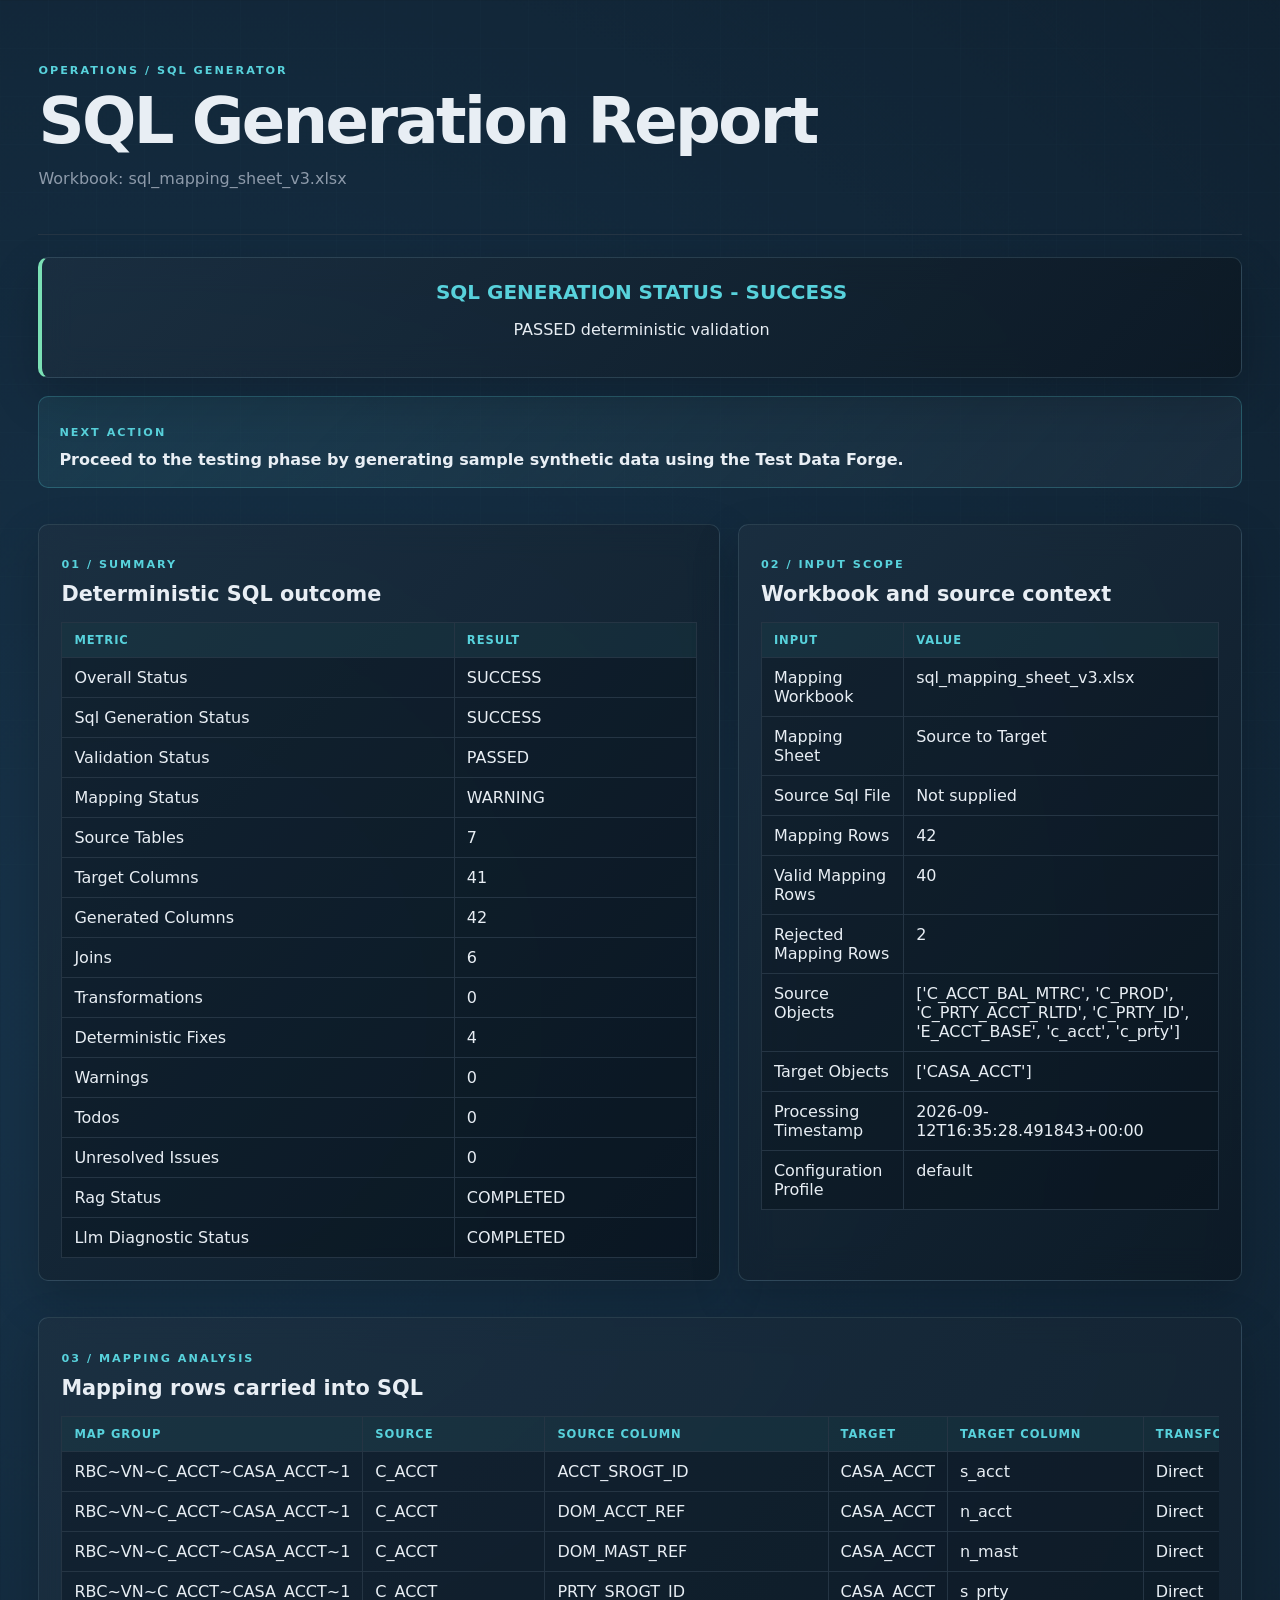
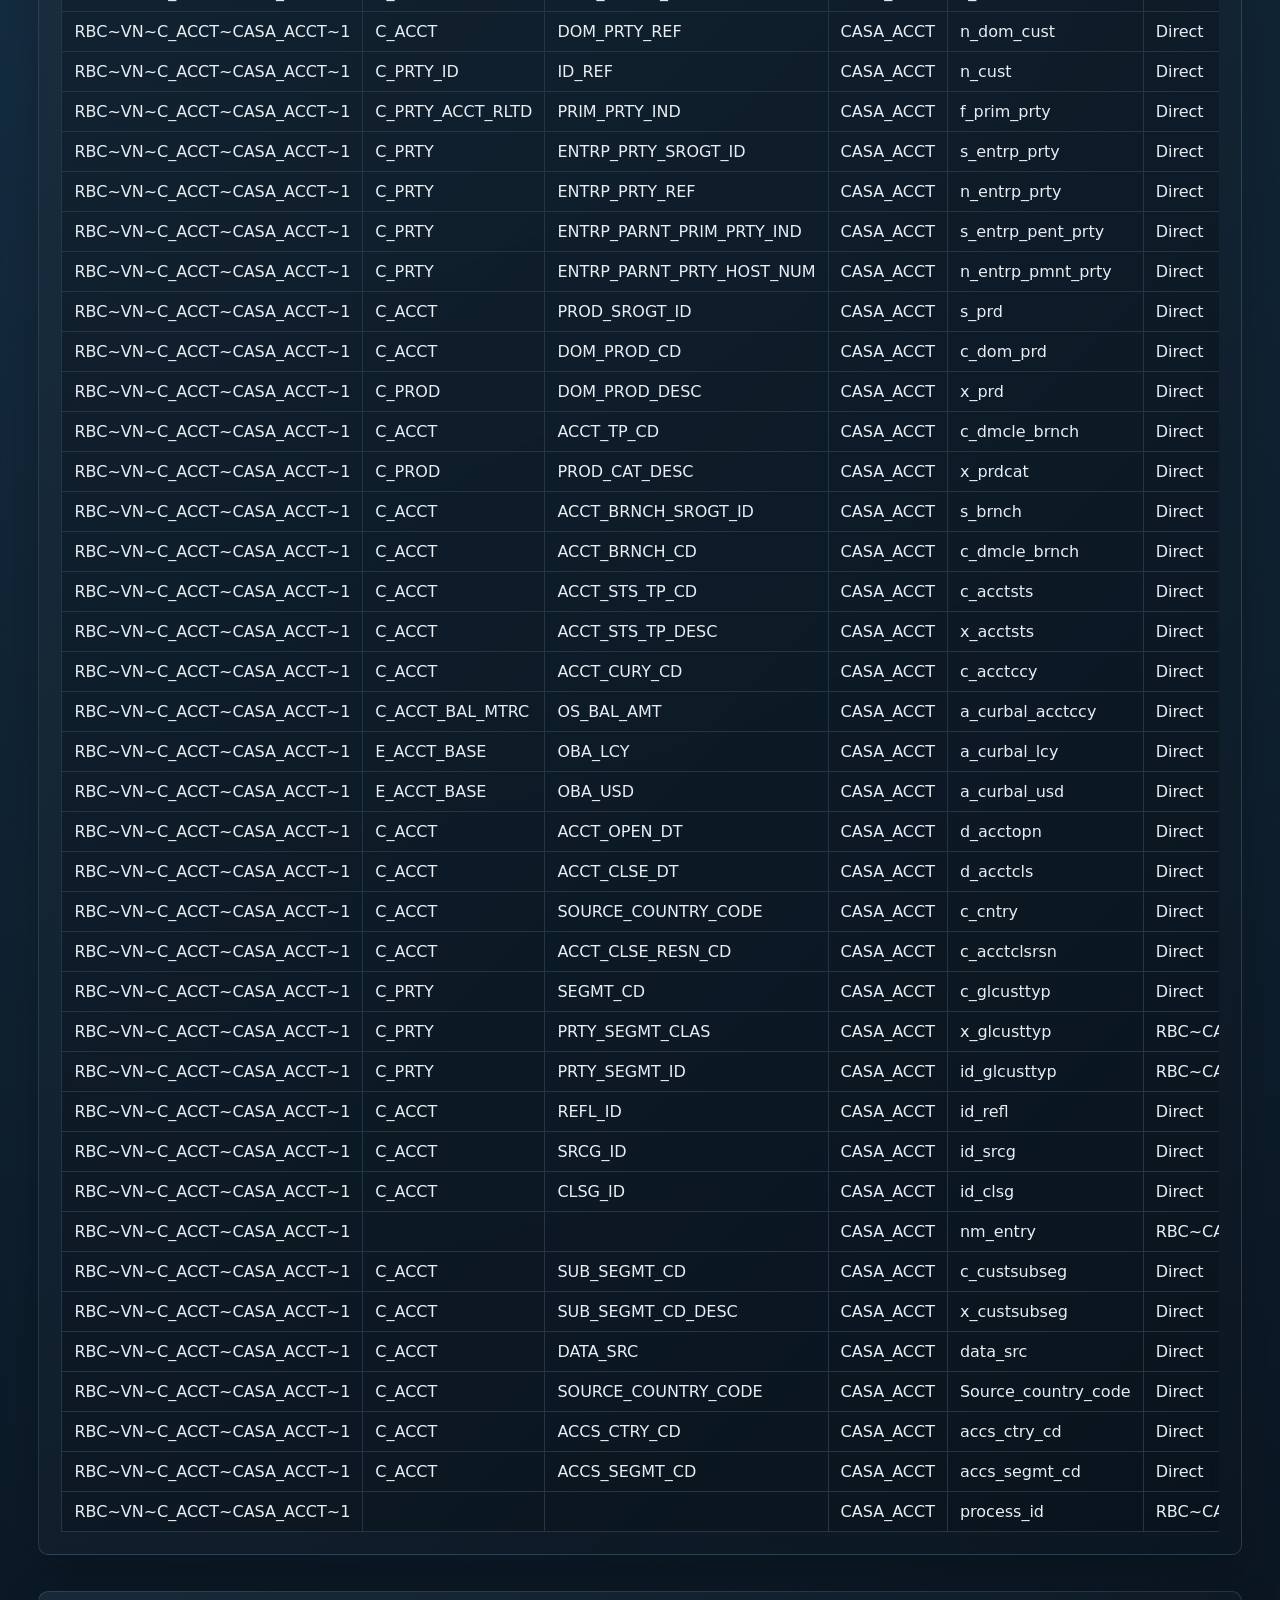
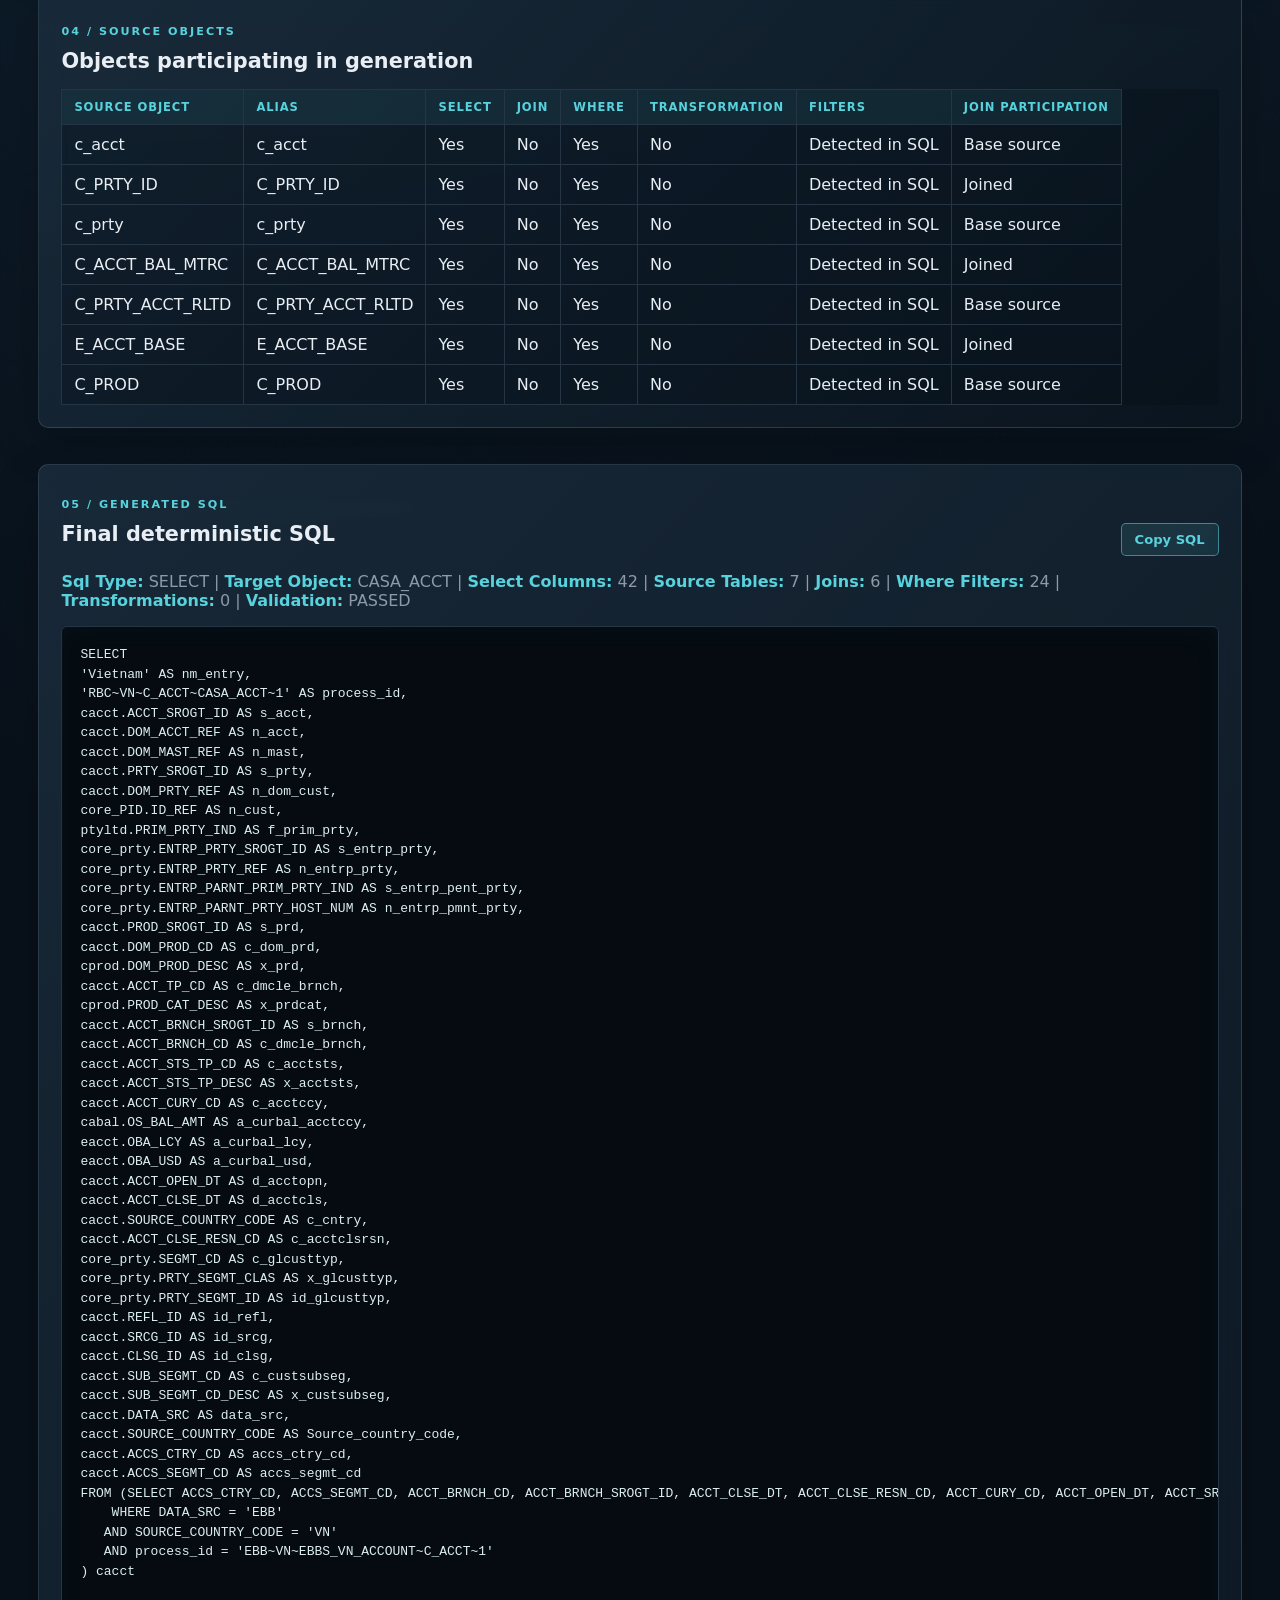
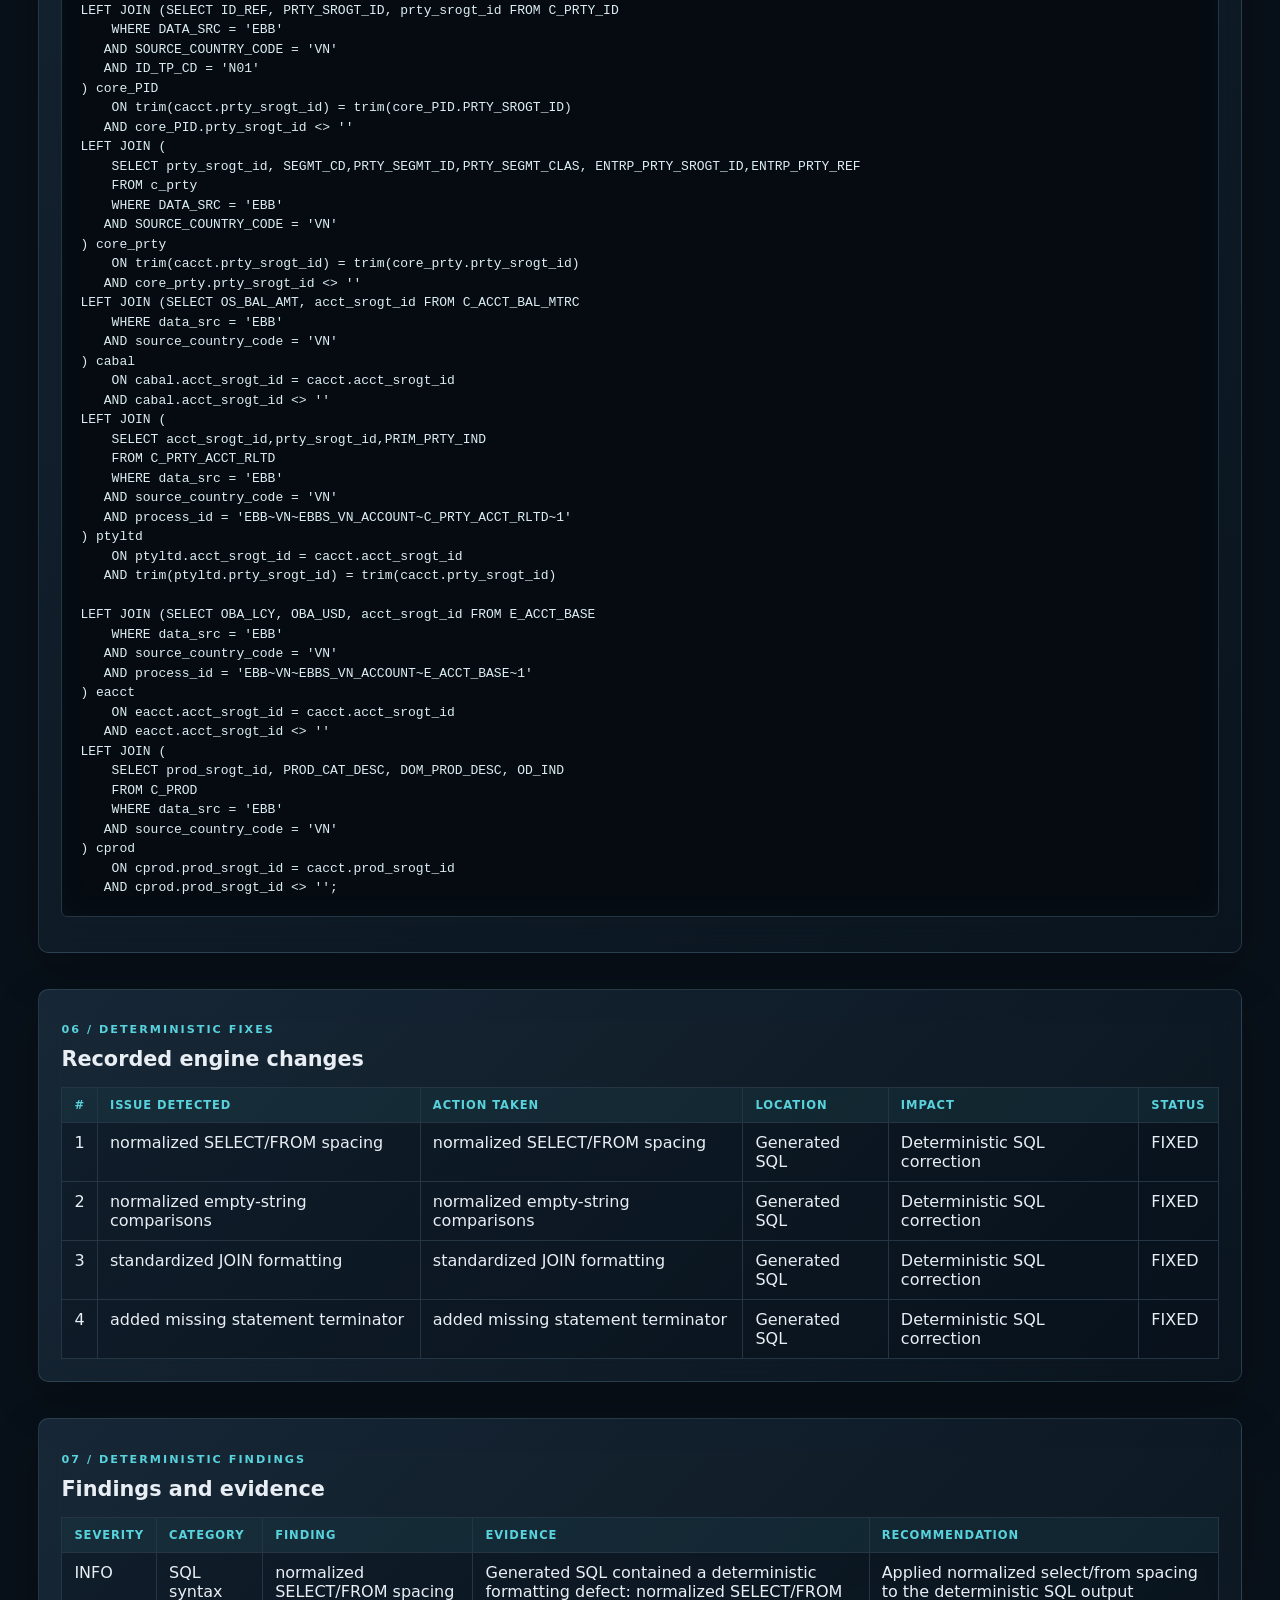
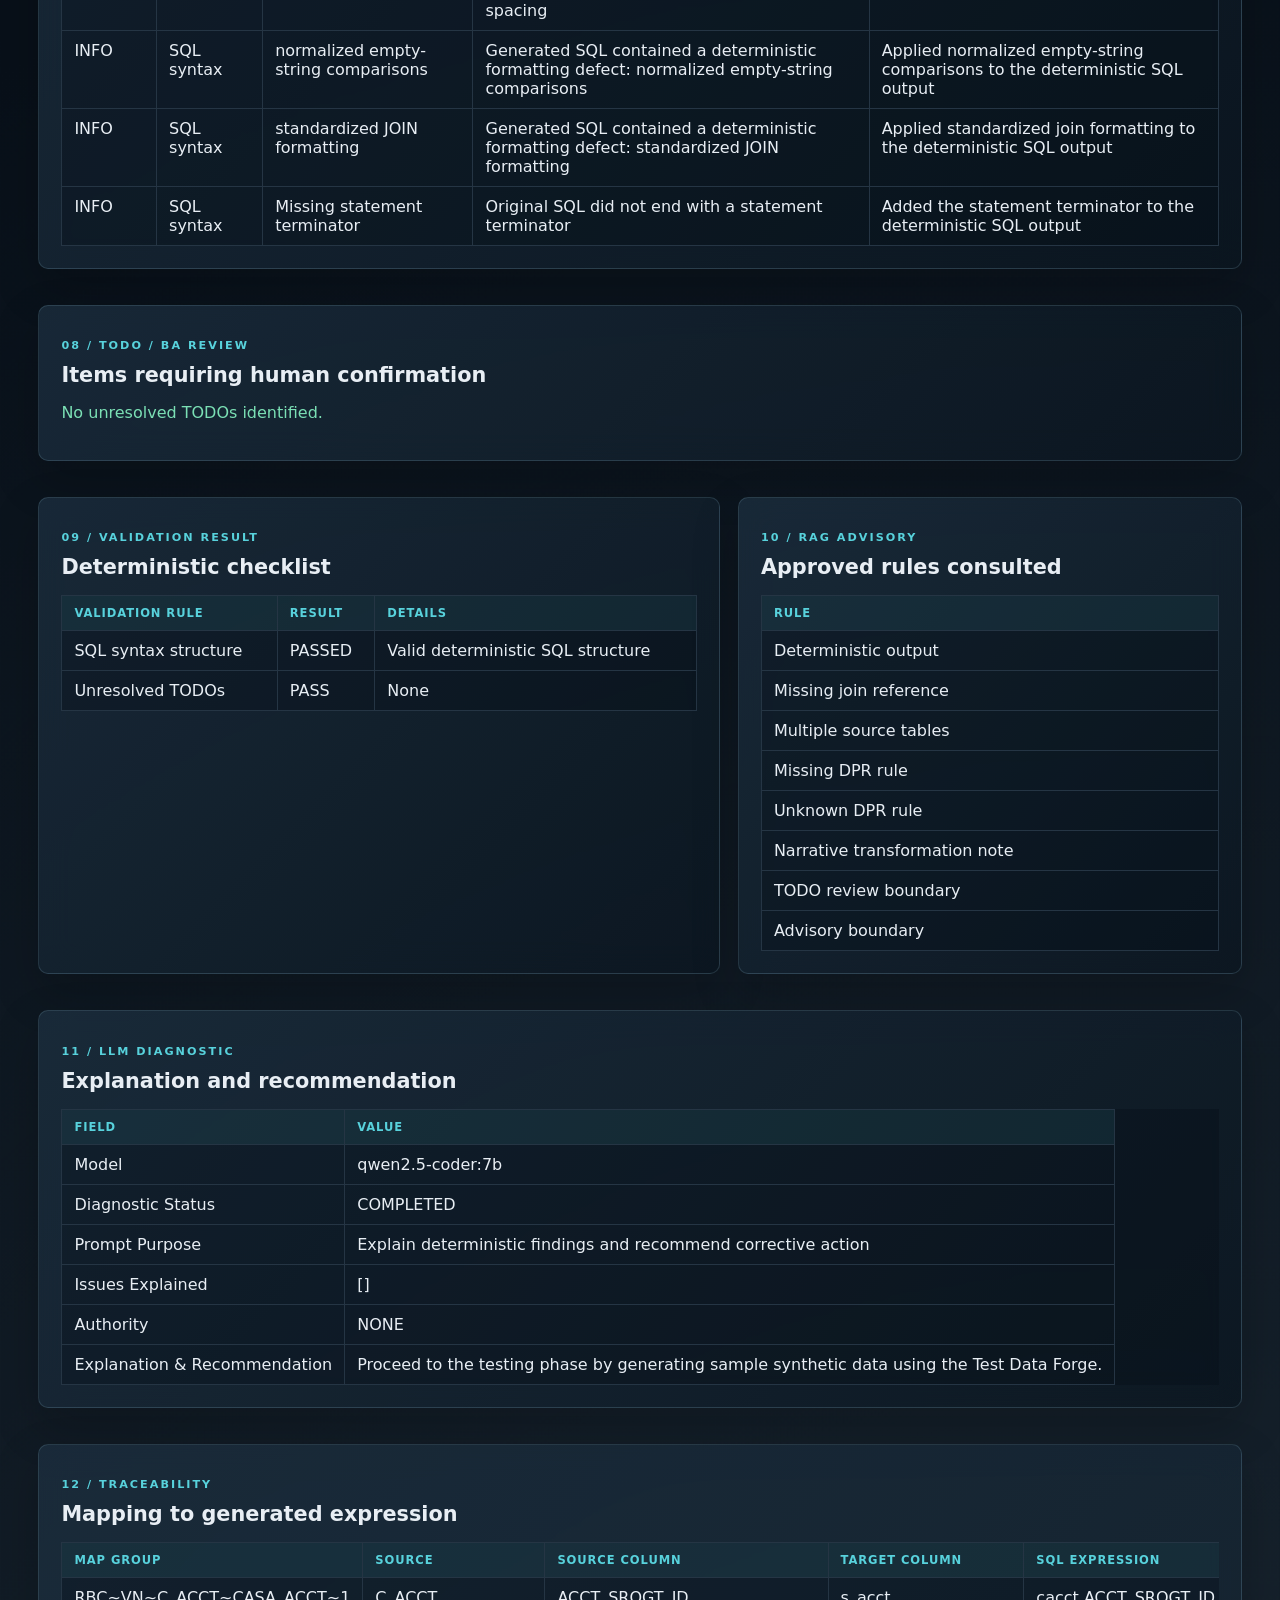
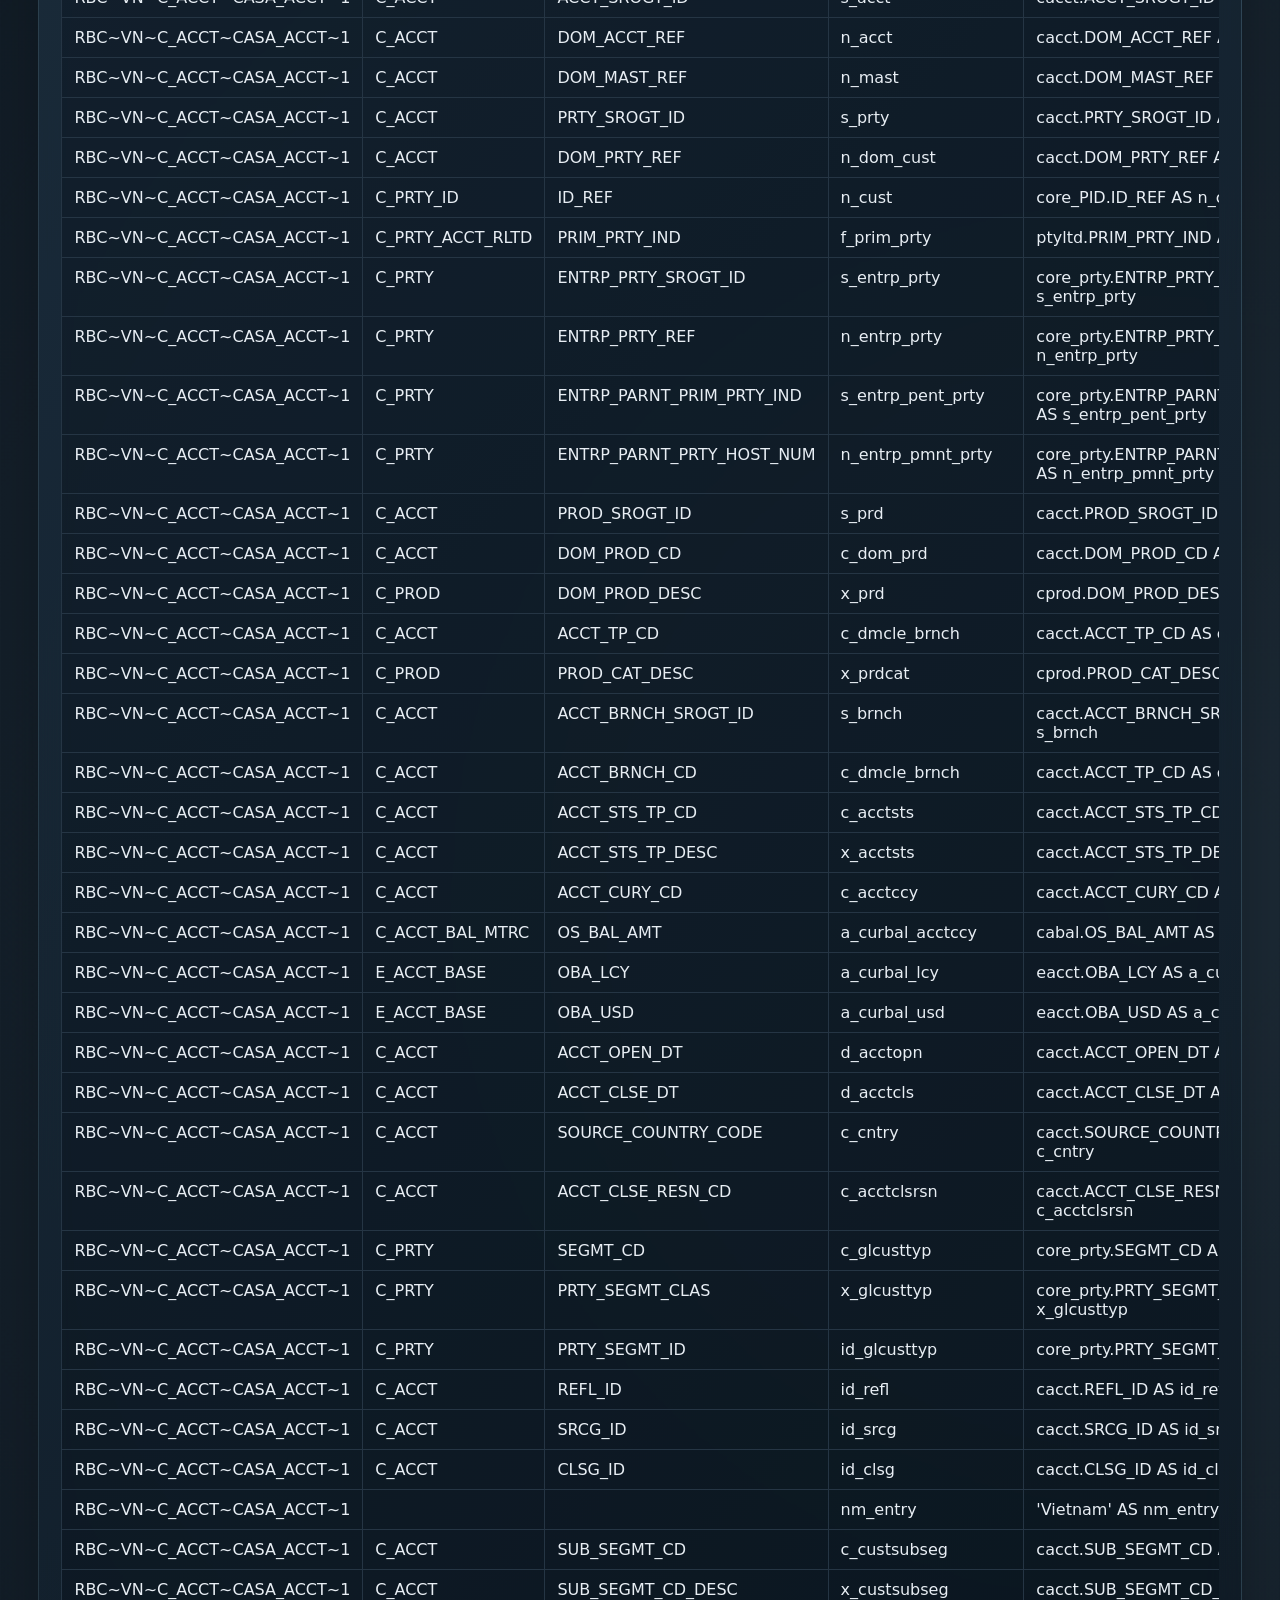
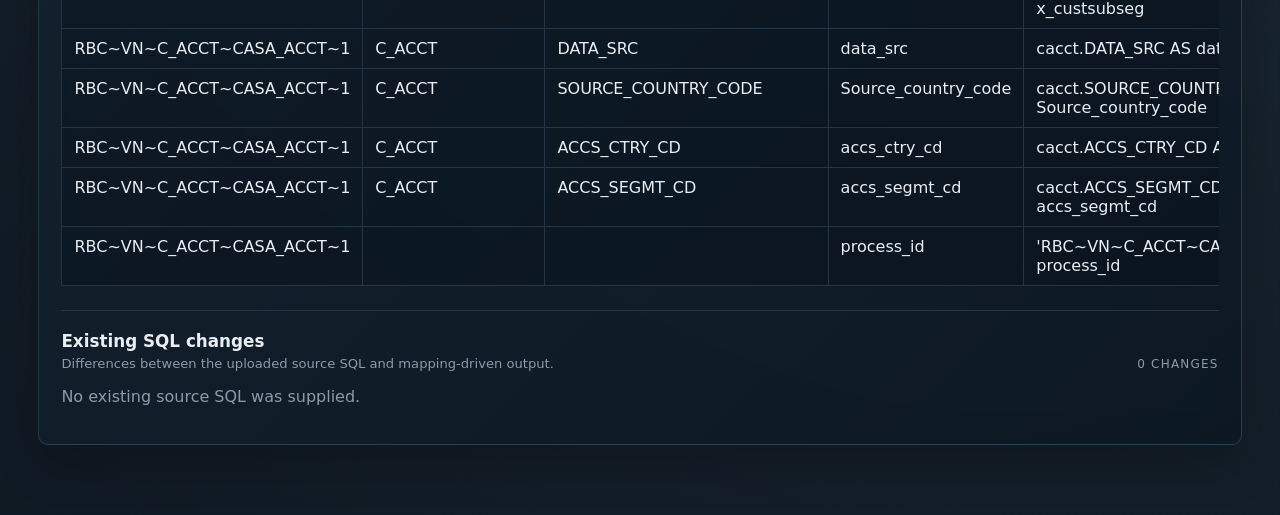
<file: output/report/casa_acct_report.html>
<html><head><meta charset='utf-8'><meta name='viewport' content='width=device-width, initial-scale=1'><title>SQL Generation Report | AccelerateX</title><style>:root{font-family:'Segoe UI',system-ui,sans-serif;color:#e8eef4;background:#081019;--ink:#e8eef4;--muted:#8d9aaa;--line:#253544;--cyan:#58d2dc;--amber:#f3b867;--danger:#ff8b8b;--green:#7be0b5}*{box-sizing:border-box}body{margin:0;min-height:100vh;background:radial-gradient(circle at 12% 10%,#17334a 0,transparent 33%),radial-gradient(circle at 90% 88%,#1c2934 0,transparent 30%),#081019}body:before{content:'';position:fixed;inset:0;pointer-events:none;opacity:.24;background-image:linear-gradient(rgba(130,170,190,.08) 1px,transparent 1px),linear-gradient(90deg,rgba(130,170,190,.08) 1px,transparent 1px);background-size:48px 48px}main{width:min(100%,1440px);margin:0 auto;padding:42px 34px 70px;position:relative}header{padding:14px 0 30px;border-bottom:1px solid var(--line)}.eyebrow{color:var(--cyan);font-size:.7rem;font-weight:700;letter-spacing:.18em}h1{font-size:clamp(2rem,5vw,4.4rem);line-height:1;margin:12px 0 14px;letter-spacing:-.04em}h2{font-size:1.35rem;margin:0 0 10px}h3{font-size:1rem;margin:0 0 8px}.lead,.muted,.empty{color:var(--muted)}.status,.panel{background:linear-gradient(135deg,rgba(29,48,65,.74),rgba(11,22,32,.74));border:1px solid rgba(123,163,183,.22);border-radius:10px;padding:22px;box-shadow:0 18px 48px rgba(0,0,0,.2);backdrop-filter:blur(16px)}.status{margin-top:22px;border-left:4px solid var(--cyan);display:flex;flex-direction:column;justify-content:center;align-items:center;text-align:center}.status.failed{border-left-color:var(--danger)}.status.warning{border-left-color:var(--amber)}.status.passed{border-left-color:var(--green)}.status strong{font-size:1.25rem}.success{color:var(--green)}.warning{color:var(--amber)}.error{color:var(--danger)}.advisory-banner{background:linear-gradient(135deg,rgba(88,210,220,.09),rgba(29,48,65,.74));border:1px solid rgba(88,210,220,.25);border-radius:10px;padding:18px 20px;margin-top:18px}.advisory-banner h3{margin:6px 0 0}.report-grid{display:grid;grid-template-columns:1.15fr .85fr;gap:18px;margin-top:18px}.report-grid .wide{grid-column:1/-1}.panel{margin-top:18px}.panel h2{font-size:1.3rem}.panel table{margin-top:16px}table{width:100%;border-collapse:collapse;margin:0;display:block;overflow-x:auto;background:rgba(5,14,23,.34)}.compact-table{display:table;width:100%;min-width:340px;max-width:100%}.trace-table{min-width:0}th,td{border:1px solid var(--line);padding:10px 12px;text-align:left;vertical-align:top;white-space:normal}th{background:rgba(88,210,220,.09);color:var(--cyan);font-size:.72rem;letter-spacing:.08em;text-transform:uppercase;white-space:nowrap}td{color:var(--ink)}pre{background:#050b11;color:#dceef1;border:1px solid var(--line);padding:18px;overflow:auto;border-radius:6px;line-height:1.5}.sql{box-shadow:inset 0 0 30px rgba(88,210,220,.04)}strong{color:var(--cyan)}.change-log{margin-top:24px;padding-top:20px;border-top:1px solid var(--line)}.change-log-heading{display:flex;align-items:end;justify-content:space-between;gap:16px;margin-bottom:12px}.change-log-heading h3{margin:0;font-size:1.05rem}.change-log-heading .muted{margin:5px 0 0;font-size:.82rem}.change-count{color:var(--muted);font-size:.75rem;text-transform:uppercase;letter-spacing:.1em}.change-table-wrap{width:100%;overflow-x:auto}.change-table{display:table;width:max-content;min-width:100%;table-layout:auto}.change-table th,.change-table td{padding:10px 12px}.change-table th:nth-child(1){min-width:112px}.change-table th:nth-child(2){min-width:76px}.change-table th:nth-child(3){min-width:150px}.change-table th:nth-child(4),.change-table th:nth-child(5){min-width:280px}.change-table code{display:block;white-space:pre-wrap;overflow-wrap:anywhere;color:#cfe7eb;font:inherit;line-height:1.45}.change-badge{display:inline-block;padding:4px 7px;border-radius:4px;font-size:.66rem;font-weight:800;letter-spacing:.08em}.change-removed{color:#ffb4b4;background:rgba(255,139,139,.13)}.change-changed{color:#ffd08d;background:rgba(243,184,103,.13)}.change-added{color:#a8f0cf;background:rgba(123,224,181,.13)}.change-unchanged{color:#a9dce1;background:rgba(88,210,220,.1)}@media(max-width:800px){main{padding:32px 20px 54px}.report-grid{display:block}.panel{margin-top:16px}.change-log-heading{align-items:start;flex-direction:column}h1{font-size:3rem}.compact-table{width:100%}.change-table{display:table;min-width:860px}}</style></head><body><main><header><p class='eyebrow'>OPERATIONS / SQL GENERATOR</p><h1>SQL Generation Report</h1><p class='lead'>Workbook: sql_mapping_sheet_v3.xlsx</p></header><section class='status passed'><strong>SQL GENERATION STATUS - SUCCESS</strong><p>PASSED deterministic validation</p></section><div class='advisory-banner'><p class='eyebrow'>NEXT ACTION</p><h3>Proceed to the testing phase by generating sample synthetic data using the Test Data Forge.</h3></div><div class='report-grid'><style>main{width:100%;max-width:none;padding:clamp(24px,3vw,42px) clamp(18px,3vw,48px) 70px}</style><section class='panel'><p class='eyebrow'>01 / SUMMARY</p><h2>Deterministic SQL outcome</h2><table class='compact-table'><thead><tr><th>Metric</th><th>Result</th></tr></thead><tbody><tr><td>Overall Status</td><td>SUCCESS</td></tr><tr><td>Sql Generation Status</td><td>SUCCESS</td></tr><tr><td>Validation Status</td><td>PASSED</td></tr><tr><td>Mapping Status</td><td>WARNING</td></tr><tr><td>Source Tables</td><td>7</td></tr><tr><td>Target Columns</td><td>41</td></tr><tr><td>Generated Columns</td><td>42</td></tr><tr><td>Joins</td><td>6</td></tr><tr><td>Transformations</td><td>0</td></tr><tr><td>Deterministic Fixes</td><td>4</td></tr><tr><td>Warnings</td><td>0</td></tr><tr><td>Todos</td><td>0</td></tr><tr><td>Unresolved Issues</td><td>0</td></tr><tr><td>Rag Status</td><td>COMPLETED</td></tr><tr><td>Llm Diagnostic Status</td><td>COMPLETED</td></tr></tbody></table></section><section class='panel'><p class='eyebrow'>02 / INPUT SCOPE</p><h2>Workbook and source context</h2><table><thead><tr><th>Input</th><th>Value</th></tr></thead><tbody><tr><td>Mapping Workbook</td><td>sql_mapping_sheet_v3.xlsx</td></tr><tr><td>Mapping Sheet</td><td>Source to Target</td></tr><tr><td>Source Sql File</td><td>Not supplied</td></tr><tr><td>Mapping Rows</td><td>42</td></tr><tr><td>Valid Mapping Rows</td><td>40</td></tr><tr><td>Rejected Mapping Rows</td><td>2</td></tr><tr><td>Source Objects</td><td>[&#x27;C_ACCT_BAL_MTRC&#x27;, &#x27;C_PROD&#x27;, &#x27;C_PRTY_ACCT_RLTD&#x27;, &#x27;C_PRTY_ID&#x27;, &#x27;E_ACCT_BASE&#x27;, &#x27;c_acct&#x27;, &#x27;c_prty&#x27;]</td></tr><tr><td>Target Objects</td><td>[&#x27;CASA_ACCT&#x27;]</td></tr><tr><td>Processing Timestamp</td><td>2026-09-12T16:35:28.491843+00:00</td></tr><tr><td>Configuration Profile</td><td>default</td></tr></tbody></table></section><section class='panel wide'><p class='eyebrow'>03 / MAPPING ANALYSIS</p><h2>Mapping rows carried into SQL</h2><table><thead><tr><th>Map Group</th><th>Source</th><th>Source Column</th><th>Target</th><th>Target Column</th><th>Transformation</th><th>Join Dependency</th><th>Status</th></tr></thead><tbody><tr><td>RBC~VN~C_ACCT~CASA_ACCT~1</td><td>C_ACCT</td><td>ACCT_SROGT_ID</td><td>CASA_ACCT</td><td>s_acct</td><td>Direct</td><td>Yes</td><td>PASS</td></tr><tr><td>RBC~VN~C_ACCT~CASA_ACCT~1</td><td>C_ACCT</td><td>DOM_ACCT_REF</td><td>CASA_ACCT</td><td>n_acct</td><td>Direct</td><td>Yes</td><td>PASS</td></tr><tr><td>RBC~VN~C_ACCT~CASA_ACCT~1</td><td>C_ACCT</td><td>DOM_MAST_REF</td><td>CASA_ACCT</td><td>n_mast</td><td>Direct</td><td>Yes</td><td>PASS</td></tr><tr><td>RBC~VN~C_ACCT~CASA_ACCT~1</td><td>C_ACCT</td><td>PRTY_SROGT_ID</td><td>CASA_ACCT</td><td>s_prty</td><td>Direct</td><td>Yes</td><td>PASS</td></tr><tr><td>RBC~VN~C_ACCT~CASA_ACCT~1</td><td>C_ACCT</td><td>DOM_PRTY_REF</td><td>CASA_ACCT</td><td>n_dom_cust</td><td>Direct</td><td>Yes</td><td>PASS</td></tr><tr><td>RBC~VN~C_ACCT~CASA_ACCT~1</td><td>C_PRTY_ID</td><td>ID_REF</td><td>CASA_ACCT</td><td>n_cust</td><td>Direct</td><td>Yes</td><td>PASS</td></tr><tr><td>RBC~VN~C_ACCT~CASA_ACCT~1</td><td>C_PRTY_ACCT_RLTD</td><td>PRIM_PRTY_IND</td><td>CASA_ACCT</td><td>f_prim_prty</td><td>Direct</td><td>Yes</td><td>PASS</td></tr><tr><td>RBC~VN~C_ACCT~CASA_ACCT~1</td><td>C_PRTY</td><td>ENTRP_PRTY_SROGT_ID</td><td>CASA_ACCT</td><td>s_entrp_prty</td><td>Direct</td><td>Yes</td><td>PASS</td></tr><tr><td>RBC~VN~C_ACCT~CASA_ACCT~1</td><td>C_PRTY</td><td>ENTRP_PRTY_REF</td><td>CASA_ACCT</td><td>n_entrp_prty</td><td>Direct</td><td>Yes</td><td>PASS</td></tr><tr><td>RBC~VN~C_ACCT~CASA_ACCT~1</td><td>C_PRTY</td><td>ENTRP_PARNT_PRIM_PRTY_IND</td><td>CASA_ACCT</td><td>s_entrp_pent_prty</td><td>Direct</td><td>Yes</td><td>PASS</td></tr><tr><td>RBC~VN~C_ACCT~CASA_ACCT~1</td><td>C_PRTY</td><td>ENTRP_PARNT_PRTY_HOST_NUM</td><td>CASA_ACCT</td><td>n_entrp_pmnt_prty</td><td>Direct</td><td>Yes</td><td>PASS</td></tr><tr><td>RBC~VN~C_ACCT~CASA_ACCT~1</td><td>C_ACCT</td><td>PROD_SROGT_ID</td><td>CASA_ACCT</td><td>s_prd</td><td>Direct</td><td>Yes</td><td>PASS</td></tr><tr><td>RBC~VN~C_ACCT~CASA_ACCT~1</td><td>C_ACCT</td><td>DOM_PROD_CD</td><td>CASA_ACCT</td><td>c_dom_prd</td><td>Direct</td><td>Yes</td><td>PASS</td></tr><tr><td>RBC~VN~C_ACCT~CASA_ACCT~1</td><td>C_PROD</td><td>DOM_PROD_DESC</td><td>CASA_ACCT</td><td>x_prd</td><td>Direct</td><td>Yes</td><td>PASS</td></tr><tr><td>RBC~VN~C_ACCT~CASA_ACCT~1</td><td>C_ACCT</td><td>ACCT_TP_CD</td><td>CASA_ACCT</td><td>c_dmcle_brnch</td><td>Direct</td><td>Yes</td><td>PASS</td></tr><tr><td>RBC~VN~C_ACCT~CASA_ACCT~1</td><td>C_PROD</td><td>PROD_CAT_DESC</td><td>CASA_ACCT</td><td>x_prdcat</td><td>Direct</td><td>Yes</td><td>PASS</td></tr><tr><td>RBC~VN~C_ACCT~CASA_ACCT~1</td><td>C_ACCT</td><td>ACCT_BRNCH_SROGT_ID</td><td>CASA_ACCT</td><td>s_brnch</td><td>Direct</td><td>Yes</td><td>PASS</td></tr><tr><td>RBC~VN~C_ACCT~CASA_ACCT~1</td><td>C_ACCT</td><td>ACCT_BRNCH_CD</td><td>CASA_ACCT</td><td>c_dmcle_brnch</td><td>Direct</td><td>Yes</td><td>PASS</td></tr><tr><td>RBC~VN~C_ACCT~CASA_ACCT~1</td><td>C_ACCT</td><td>ACCT_STS_TP_CD</td><td>CASA_ACCT</td><td>c_acctsts</td><td>Direct</td><td>Yes</td><td>PASS</td></tr><tr><td>RBC~VN~C_ACCT~CASA_ACCT~1</td><td>C_ACCT</td><td>ACCT_STS_TP_DESC</td><td>CASA_ACCT</td><td>x_acctsts</td><td>Direct</td><td>Yes</td><td>PASS</td></tr><tr><td>RBC~VN~C_ACCT~CASA_ACCT~1</td><td>C_ACCT</td><td>ACCT_CURY_CD</td><td>CASA_ACCT</td><td>c_acctccy</td><td>Direct</td><td>Yes</td><td>PASS</td></tr><tr><td>RBC~VN~C_ACCT~CASA_ACCT~1</td><td>C_ACCT_BAL_MTRC</td><td>OS_BAL_AMT</td><td>CASA_ACCT</td><td>a_curbal_acctccy</td><td>Direct</td><td>Yes</td><td>PASS</td></tr><tr><td>RBC~VN~C_ACCT~CASA_ACCT~1</td><td>E_ACCT_BASE</td><td>OBA_LCY</td><td>CASA_ACCT</td><td>a_curbal_lcy</td><td>Direct</td><td>Yes</td><td>PASS</td></tr><tr><td>RBC~VN~C_ACCT~CASA_ACCT~1</td><td>E_ACCT_BASE</td><td>OBA_USD</td><td>CASA_ACCT</td><td>a_curbal_usd</td><td>Direct</td><td>Yes</td><td>PASS</td></tr><tr><td>RBC~VN~C_ACCT~CASA_ACCT~1</td><td>C_ACCT</td><td>ACCT_OPEN_DT</td><td>CASA_ACCT</td><td>d_acctopn</td><td>Direct</td><td>Yes</td><td>PASS</td></tr><tr><td>RBC~VN~C_ACCT~CASA_ACCT~1</td><td>C_ACCT</td><td>ACCT_CLSE_DT</td><td>CASA_ACCT</td><td>d_acctcls</td><td>Direct</td><td>Yes</td><td>PASS</td></tr><tr><td>RBC~VN~C_ACCT~CASA_ACCT~1</td><td>C_ACCT</td><td>SOURCE_COUNTRY_CODE</td><td>CASA_ACCT</td><td>c_cntry</td><td>Direct</td><td>Yes</td><td>PASS</td></tr><tr><td>RBC~VN~C_ACCT~CASA_ACCT~1</td><td>C_ACCT</td><td>ACCT_CLSE_RESN_CD</td><td>CASA_ACCT</td><td>c_acctclsrsn</td><td>Direct</td><td>Yes</td><td>PASS</td></tr><tr><td>RBC~VN~C_ACCT~CASA_ACCT~1</td><td>C_PRTY</td><td>SEGMT_CD</td><td>CASA_ACCT</td><td>c_glcusttyp</td><td>Direct</td><td>Yes</td><td>PASS</td></tr><tr><td>RBC~VN~C_ACCT~CASA_ACCT~1</td><td>C_PRTY</td><td>PRTY_SEGMT_CLAS</td><td>CASA_ACCT</td><td>x_glcusttyp</td><td>RBC~CASA_ACCT.X_GLCUSTTYP_01~VN~1</td><td>Yes</td><td>PASS</td></tr><tr><td>RBC~VN~C_ACCT~CASA_ACCT~1</td><td>C_PRTY</td><td>PRTY_SEGMT_ID</td><td>CASA_ACCT</td><td>id_glcusttyp</td><td>RBC~CASA_ACCT.ID_GLCUSTTYP_01~VN~1</td><td>Yes</td><td>PASS</td></tr><tr><td>RBC~VN~C_ACCT~CASA_ACCT~1</td><td>C_ACCT</td><td>REFL_ID</td><td>CASA_ACCT</td><td>id_refl</td><td>Direct</td><td>Yes</td><td>PASS</td></tr><tr><td>RBC~VN~C_ACCT~CASA_ACCT~1</td><td>C_ACCT</td><td>SRCG_ID</td><td>CASA_ACCT</td><td>id_srcg</td><td>Direct</td><td>Yes</td><td>PASS</td></tr><tr><td>RBC~VN~C_ACCT~CASA_ACCT~1</td><td>C_ACCT</td><td>CLSG_ID</td><td>CASA_ACCT</td><td>id_clsg</td><td>Direct</td><td>Yes</td><td>PASS</td></tr><tr><td>RBC~VN~C_ACCT~CASA_ACCT~1</td><td></td><td></td><td>CASA_ACCT</td><td>nm_entry</td><td>RBC~CASA_ACCT.NM_CNTRY_01~VN</td><td>No</td><td>REVIEW</td></tr><tr><td>RBC~VN~C_ACCT~CASA_ACCT~1</td><td>C_ACCT</td><td>SUB_SEGMT_CD</td><td>CASA_ACCT</td><td>c_custsubseg</td><td>Direct</td><td>Yes</td><td>PASS</td></tr><tr><td>RBC~VN~C_ACCT~CASA_ACCT~1</td><td>C_ACCT</td><td>SUB_SEGMT_CD_DESC</td><td>CASA_ACCT</td><td>x_custsubseg</td><td>Direct</td><td>Yes</td><td>PASS</td></tr><tr><td>RBC~VN~C_ACCT~CASA_ACCT~1</td><td>C_ACCT</td><td>DATA_SRC</td><td>CASA_ACCT</td><td>data_src</td><td>Direct</td><td>Yes</td><td>PASS</td></tr><tr><td>RBC~VN~C_ACCT~CASA_ACCT~1</td><td>C_ACCT</td><td>SOURCE_COUNTRY_CODE</td><td>CASA_ACCT</td><td>Source_country_code</td><td>Direct</td><td>Yes</td><td>PASS</td></tr><tr><td>RBC~VN~C_ACCT~CASA_ACCT~1</td><td>C_ACCT</td><td>ACCS_CTRY_CD</td><td>CASA_ACCT</td><td>accs_ctry_cd</td><td>Direct</td><td>Yes</td><td>PASS</td></tr><tr><td>RBC~VN~C_ACCT~CASA_ACCT~1</td><td>C_ACCT</td><td>ACCS_SEGMT_CD</td><td>CASA_ACCT</td><td>accs_segmt_cd</td><td>Direct</td><td>Yes</td><td>PASS</td></tr><tr><td>RBC~VN~C_ACCT~CASA_ACCT~1</td><td></td><td></td><td>CASA_ACCT</td><td>process_id</td><td>RBC~CASA_ACCT.PROCESS_ID_01~VN</td><td>No</td><td>REVIEW</td></tr></tbody></table></section><section class='panel wide'><p class='eyebrow'>04 / SOURCE OBJECTS</p><h2>Objects participating in generation</h2><table><thead><tr><th>Source Object</th><th>Alias</th><th>SELECT</th><th>JOIN</th><th>WHERE</th><th>Transformation</th><th>Filters</th><th>Join Participation</th></tr></thead><tbody><tr><td>c_acct</td><td>c_acct</td><td>Yes</td><td>No</td><td>Yes</td><td>No</td><td>Detected in SQL</td><td>Base source</td></tr><tr><td>C_PRTY_ID</td><td>C_PRTY_ID</td><td>Yes</td><td>No</td><td>Yes</td><td>No</td><td>Detected in SQL</td><td>Joined</td></tr><tr><td>c_prty</td><td>c_prty</td><td>Yes</td><td>No</td><td>Yes</td><td>No</td><td>Detected in SQL</td><td>Base source</td></tr><tr><td>C_ACCT_BAL_MTRC</td><td>C_ACCT_BAL_MTRC</td><td>Yes</td><td>No</td><td>Yes</td><td>No</td><td>Detected in SQL</td><td>Joined</td></tr><tr><td>C_PRTY_ACCT_RLTD</td><td>C_PRTY_ACCT_RLTD</td><td>Yes</td><td>No</td><td>Yes</td><td>No</td><td>Detected in SQL</td><td>Base source</td></tr><tr><td>E_ACCT_BASE</td><td>E_ACCT_BASE</td><td>Yes</td><td>No</td><td>Yes</td><td>No</td><td>Detected in SQL</td><td>Joined</td></tr><tr><td>C_PROD</td><td>C_PROD</td><td>Yes</td><td>No</td><td>Yes</td><td>No</td><td>Detected in SQL</td><td>Base source</td></tr></tbody></table></section><section class='panel wide'><p class='eyebrow'>05 / GENERATED SQL</p><div style='display:flex;align-items:center;justify-content:space-between;gap:16px'><h2>Final deterministic SQL</h2><button type='button' style='border:1px solid rgba(88,210,220,.55);border-radius:5px;background:rgba(88,210,220,.1);color:#58d2dc;padding:8px 13px;font:inherit;font-size:.82rem;font-weight:700;cursor:pointer' onclick="navigator.clipboard.writeText(document.getElementById('generated-sql').textContent).then(() => { this.textContent = 'Copied'; setTimeout(() => this.textContent = 'Copy SQL', 1500); })">Copy SQL</button></div><p class='muted'><strong>Sql Type:</strong> SELECT | <strong>Target Object:</strong> CASA_ACCT | <strong>Select Columns:</strong> 42 | <strong>Source Tables:</strong> 7 | <strong>Joins:</strong> 6 | <strong>Where Filters:</strong> 24 | <strong>Transformations:</strong> 0 | <strong>Validation:</strong> PASSED</p><pre id='generated-sql' class='sql'>SELECT
&#x27;Vietnam&#x27; AS nm_entry,
&#x27;RBC~VN~C_ACCT~CASA_ACCT~1&#x27; AS process_id,
cacct.ACCT_SROGT_ID AS s_acct,
cacct.DOM_ACCT_REF AS n_acct,
cacct.DOM_MAST_REF AS n_mast,
cacct.PRTY_SROGT_ID AS s_prty,
cacct.DOM_PRTY_REF AS n_dom_cust,
core_PID.ID_REF AS n_cust,
ptyltd.PRIM_PRTY_IND AS f_prim_prty,
core_prty.ENTRP_PRTY_SROGT_ID AS s_entrp_prty,
core_prty.ENTRP_PRTY_REF AS n_entrp_prty,
core_prty.ENTRP_PARNT_PRIM_PRTY_IND AS s_entrp_pent_prty,
core_prty.ENTRP_PARNT_PRTY_HOST_NUM AS n_entrp_pmnt_prty,
cacct.PROD_SROGT_ID AS s_prd,
cacct.DOM_PROD_CD AS c_dom_prd,
cprod.DOM_PROD_DESC AS x_prd,
cacct.ACCT_TP_CD AS c_dmcle_brnch,
cprod.PROD_CAT_DESC AS x_prdcat,
cacct.ACCT_BRNCH_SROGT_ID AS s_brnch,
cacct.ACCT_BRNCH_CD AS c_dmcle_brnch,
cacct.ACCT_STS_TP_CD AS c_acctsts,
cacct.ACCT_STS_TP_DESC AS x_acctsts,
cacct.ACCT_CURY_CD AS c_acctccy,
cabal.OS_BAL_AMT AS a_curbal_acctccy,
eacct.OBA_LCY AS a_curbal_lcy,
eacct.OBA_USD AS a_curbal_usd,
cacct.ACCT_OPEN_DT AS d_acctopn,
cacct.ACCT_CLSE_DT AS d_acctcls,
cacct.SOURCE_COUNTRY_CODE AS c_cntry,
cacct.ACCT_CLSE_RESN_CD AS c_acctclsrsn,
core_prty.SEGMT_CD AS c_glcusttyp,
core_prty.PRTY_SEGMT_CLAS AS x_glcusttyp,
core_prty.PRTY_SEGMT_ID AS id_glcusttyp,
cacct.REFL_ID AS id_refl,
cacct.SRCG_ID AS id_srcg,
cacct.CLSG_ID AS id_clsg,
cacct.SUB_SEGMT_CD AS c_custsubseg,
cacct.SUB_SEGMT_CD_DESC AS x_custsubseg,
cacct.DATA_SRC AS data_src,
cacct.SOURCE_COUNTRY_CODE AS Source_country_code,
cacct.ACCS_CTRY_CD AS accs_ctry_cd,
cacct.ACCS_SEGMT_CD AS accs_segmt_cd
FROM (SELECT ACCS_CTRY_CD, ACCS_SEGMT_CD, ACCT_BRNCH_CD, ACCT_BRNCH_SROGT_ID, ACCT_CLSE_DT, ACCT_CLSE_RESN_CD, ACCT_CURY_CD, ACCT_OPEN_DT, ACCT_SROGT_ID, ACCT_STS_TP_CD, ACCT_STS_TP_DESC, ACCT_TP_CD, CLSG_ID, DATA_SRC, DOM_ACCT_REF, DOM_MAST_REF, DOM_PROD_CD, DOM_PRTY_REF, PROD_SROGT_ID, PRTY_SROGT_ID, REFL_ID, SOURCE_COUNTRY_CODE, SRCG_ID, SUB_SEGMT_CD, SUB_SEGMT_CD_DESC, acct_srogt_id, prod_srogt_id, prty_srogt_id FROM c_acct
    WHERE DATA_SRC = &#x27;EBB&#x27;
   AND SOURCE_COUNTRY_CODE = &#x27;VN&#x27;
   AND process_id = &#x27;EBB~VN~EBBS_VN_ACCOUNT~C_ACCT~1&#x27;
) cacct

LEFT JOIN (SELECT ID_REF, PRTY_SROGT_ID, prty_srogt_id FROM C_PRTY_ID
    WHERE DATA_SRC = &#x27;EBB&#x27;
   AND SOURCE_COUNTRY_CODE = &#x27;VN&#x27;
   AND ID_TP_CD = &#x27;N01&#x27;
) core_PID
    ON trim(cacct.prty_srogt_id) = trim(core_PID.PRTY_SROGT_ID)
   AND core_PID.prty_srogt_id &lt;&gt; &#x27;&#x27;
LEFT JOIN (
    SELECT prty_srogt_id, SEGMT_CD,PRTY_SEGMT_ID,PRTY_SEGMT_CLAS, ENTRP_PRTY_SROGT_ID,ENTRP_PRTY_REF
    FROM c_prty
    WHERE DATA_SRC = &#x27;EBB&#x27;
   AND SOURCE_COUNTRY_CODE = &#x27;VN&#x27;
) core_prty
    ON trim(cacct.prty_srogt_id) = trim(core_prty.prty_srogt_id)
   AND core_prty.prty_srogt_id &lt;&gt; &#x27;&#x27;
LEFT JOIN (SELECT OS_BAL_AMT, acct_srogt_id FROM C_ACCT_BAL_MTRC
    WHERE data_src = &#x27;EBB&#x27;
   AND source_country_code = &#x27;VN&#x27;
) cabal
    ON cabal.acct_srogt_id = cacct.acct_srogt_id
   AND cabal.acct_srogt_id &lt;&gt; &#x27;&#x27;
LEFT JOIN (
    SELECT acct_srogt_id,prty_srogt_id,PRIM_PRTY_IND
    FROM C_PRTY_ACCT_RLTD
    WHERE data_src = &#x27;EBB&#x27;
   AND source_country_code = &#x27;VN&#x27;
   AND process_id = &#x27;EBB~VN~EBBS_VN_ACCOUNT~C_PRTY_ACCT_RLTD~1&#x27;
) ptyltd
    ON ptyltd.acct_srogt_id = cacct.acct_srogt_id
   AND trim(ptyltd.prty_srogt_id) = trim(cacct.prty_srogt_id)

LEFT JOIN (SELECT OBA_LCY, OBA_USD, acct_srogt_id FROM E_ACCT_BASE
    WHERE data_src = &#x27;EBB&#x27;
   AND source_country_code = &#x27;VN&#x27;
   AND process_id = &#x27;EBB~VN~EBBS_VN_ACCOUNT~E_ACCT_BASE~1&#x27;
) eacct
    ON eacct.acct_srogt_id = cacct.acct_srogt_id
   AND eacct.acct_srogt_id &lt;&gt; &#x27;&#x27;
LEFT JOIN (
    SELECT prod_srogt_id, PROD_CAT_DESC, DOM_PROD_DESC, OD_IND
    FROM C_PROD
    WHERE data_src = &#x27;EBB&#x27;
   AND source_country_code = &#x27;VN&#x27;
) cprod
    ON cprod.prod_srogt_id = cacct.prod_srogt_id
   AND cprod.prod_srogt_id &lt;&gt; &#x27;&#x27;;</pre></section><section class='panel wide'><p class='eyebrow'>06 / DETERMINISTIC FIXES</p><h2>Recorded engine changes</h2><table><thead><tr><th>#</th><th>Issue Detected</th><th>Action Taken</th><th>Location</th><th>Impact</th><th>Status</th></tr></thead><tbody><tr><td>1</td><td>normalized SELECT/FROM spacing</td><td>normalized SELECT/FROM spacing</td><td>Generated SQL</td><td>Deterministic SQL correction</td><td>FIXED</td></tr><tr><td>2</td><td>normalized empty-string comparisons</td><td>normalized empty-string comparisons</td><td>Generated SQL</td><td>Deterministic SQL correction</td><td>FIXED</td></tr><tr><td>3</td><td>standardized JOIN formatting</td><td>standardized JOIN formatting</td><td>Generated SQL</td><td>Deterministic SQL correction</td><td>FIXED</td></tr><tr><td>4</td><td>added missing statement terminator</td><td>added missing statement terminator</td><td>Generated SQL</td><td>Deterministic SQL correction</td><td>FIXED</td></tr></tbody></table></section><section class='panel wide'><p class='eyebrow'>07 / DETERMINISTIC FINDINGS</p><h2>Findings and evidence</h2><table><thead><tr><th>Severity</th><th>Category</th><th>Finding</th><th>Evidence</th><th>Recommendation</th></tr></thead><tbody><tr><td>INFO</td><td>SQL syntax</td><td>normalized SELECT/FROM spacing</td><td>Generated SQL contained a deterministic formatting defect: normalized SELECT/FROM spacing</td><td>Applied normalized select/from spacing to the deterministic SQL output</td></tr><tr><td>INFO</td><td>SQL syntax</td><td>normalized empty-string comparisons</td><td>Generated SQL contained a deterministic formatting defect: normalized empty-string comparisons</td><td>Applied normalized empty-string comparisons to the deterministic SQL output</td></tr><tr><td>INFO</td><td>SQL syntax</td><td>standardized JOIN formatting</td><td>Generated SQL contained a deterministic formatting defect: standardized JOIN formatting</td><td>Applied standardized join formatting to the deterministic SQL output</td></tr><tr><td>INFO</td><td>SQL syntax</td><td>Missing statement terminator</td><td>Original SQL did not end with a statement terminator</td><td>Added the statement terminator to the deterministic SQL output</td></tr></tbody></table></section><section class='panel wide'><p class='eyebrow'>08 / TODO / BA REVIEW</p><h2>Items requiring human confirmation</h2><p class='success'>No unresolved TODOs identified.</p></section><section class='panel'><p class='eyebrow'>09 / VALIDATION RESULT</p><h2>Deterministic checklist</h2><table class='compact-table'><thead><tr><th>Validation Rule</th><th>Result</th><th>Details</th></tr></thead><tbody><tr><td>SQL syntax structure</td><td>PASSED</td><td>Valid deterministic SQL structure</td></tr><tr><td>Unresolved TODOs</td><td>PASS</td><td>None</td></tr></tbody></table></section><section class='panel'><p class='eyebrow'>10 / RAG ADVISORY</p><h2>Approved rules consulted</h2><table class='compact-table'><thead><tr><th>Rule</th></tr></thead><tbody><tr><td>Deterministic output</td></tr><tr><td>Missing join reference</td></tr><tr><td>Multiple source tables</td></tr><tr><td>Missing DPR rule</td></tr><tr><td>Unknown DPR rule</td></tr><tr><td>Narrative transformation note</td></tr><tr><td>TODO review boundary</td></tr><tr><td>Advisory boundary</td></tr></tbody></table></section><section class='panel wide'><p class='eyebrow'>11 / LLM DIAGNOSTIC</p><h2>Explanation and recommendation</h2><table><thead><tr><th>Field</th><th>Value</th></tr></thead><tbody><tr><td>Model</td><td>qwen2.5-coder:7b</td></tr><tr><td>Diagnostic Status</td><td>COMPLETED</td></tr><tr><td>Prompt Purpose</td><td>Explain deterministic findings and recommend corrective action</td></tr><tr><td>Issues Explained</td><td>[]</td></tr><tr><td>Authority</td><td>NONE</td></tr><tr><td>Explanation &amp; Recommendation</td><td>Proceed to the testing phase by generating sample synthetic data using the Test Data Forge.</td></tr></tbody></table></section><section class='panel wide'><p class='eyebrow'>12 / TRACEABILITY</p><h2>Mapping to generated expression</h2><table class='trace-table'><thead><tr><th>Map Group</th><th>Source</th><th>Source Column</th><th>Target Column</th><th>SQL Expression</th><th>SQL Location</th><th>Validation</th></tr></thead><tbody><tr><td>RBC~VN~C_ACCT~CASA_ACCT~1</td><td>C_ACCT</td><td>ACCT_SROGT_ID</td><td>s_acct</td><td>cacct.ACCT_SROGT_ID AS s_acct</td><td>SELECT</td><td>PASS</td></tr><tr><td>RBC~VN~C_ACCT~CASA_ACCT~1</td><td>C_ACCT</td><td>DOM_ACCT_REF</td><td>n_acct</td><td>cacct.DOM_ACCT_REF AS n_acct</td><td>SELECT</td><td>PASS</td></tr><tr><td>RBC~VN~C_ACCT~CASA_ACCT~1</td><td>C_ACCT</td><td>DOM_MAST_REF</td><td>n_mast</td><td>cacct.DOM_MAST_REF AS n_mast</td><td>SELECT</td><td>PASS</td></tr><tr><td>RBC~VN~C_ACCT~CASA_ACCT~1</td><td>C_ACCT</td><td>PRTY_SROGT_ID</td><td>s_prty</td><td>cacct.PRTY_SROGT_ID AS s_prty</td><td>SELECT</td><td>PASS</td></tr><tr><td>RBC~VN~C_ACCT~CASA_ACCT~1</td><td>C_ACCT</td><td>DOM_PRTY_REF</td><td>n_dom_cust</td><td>cacct.DOM_PRTY_REF AS n_dom_cust</td><td>SELECT</td><td>PASS</td></tr><tr><td>RBC~VN~C_ACCT~CASA_ACCT~1</td><td>C_PRTY_ID</td><td>ID_REF</td><td>n_cust</td><td>core_PID.ID_REF AS n_cust</td><td>SELECT</td><td>PASS</td></tr><tr><td>RBC~VN~C_ACCT~CASA_ACCT~1</td><td>C_PRTY_ACCT_RLTD</td><td>PRIM_PRTY_IND</td><td>f_prim_prty</td><td>ptyltd.PRIM_PRTY_IND AS f_prim_prty</td><td>SELECT</td><td>PASS</td></tr><tr><td>RBC~VN~C_ACCT~CASA_ACCT~1</td><td>C_PRTY</td><td>ENTRP_PRTY_SROGT_ID</td><td>s_entrp_prty</td><td>core_prty.ENTRP_PRTY_SROGT_ID AS s_entrp_prty</td><td>SELECT</td><td>PASS</td></tr><tr><td>RBC~VN~C_ACCT~CASA_ACCT~1</td><td>C_PRTY</td><td>ENTRP_PRTY_REF</td><td>n_entrp_prty</td><td>core_prty.ENTRP_PRTY_REF AS n_entrp_prty</td><td>SELECT</td><td>PASS</td></tr><tr><td>RBC~VN~C_ACCT~CASA_ACCT~1</td><td>C_PRTY</td><td>ENTRP_PARNT_PRIM_PRTY_IND</td><td>s_entrp_pent_prty</td><td>core_prty.ENTRP_PARNT_PRIM_PRTY_IND AS s_entrp_pent_prty</td><td>SELECT</td><td>PASS</td></tr><tr><td>RBC~VN~C_ACCT~CASA_ACCT~1</td><td>C_PRTY</td><td>ENTRP_PARNT_PRTY_HOST_NUM</td><td>n_entrp_pmnt_prty</td><td>core_prty.ENTRP_PARNT_PRTY_HOST_NUM AS n_entrp_pmnt_prty</td><td>SELECT</td><td>PASS</td></tr><tr><td>RBC~VN~C_ACCT~CASA_ACCT~1</td><td>C_ACCT</td><td>PROD_SROGT_ID</td><td>s_prd</td><td>cacct.PROD_SROGT_ID AS s_prd</td><td>SELECT</td><td>PASS</td></tr><tr><td>RBC~VN~C_ACCT~CASA_ACCT~1</td><td>C_ACCT</td><td>DOM_PROD_CD</td><td>c_dom_prd</td><td>cacct.DOM_PROD_CD AS c_dom_prd</td><td>SELECT</td><td>PASS</td></tr><tr><td>RBC~VN~C_ACCT~CASA_ACCT~1</td><td>C_PROD</td><td>DOM_PROD_DESC</td><td>x_prd</td><td>cprod.DOM_PROD_DESC AS x_prd</td><td>SELECT</td><td>PASS</td></tr><tr><td>RBC~VN~C_ACCT~CASA_ACCT~1</td><td>C_ACCT</td><td>ACCT_TP_CD</td><td>c_dmcle_brnch</td><td>cacct.ACCT_TP_CD AS c_dmcle_brnch</td><td>SELECT</td><td>PASS</td></tr><tr><td>RBC~VN~C_ACCT~CASA_ACCT~1</td><td>C_PROD</td><td>PROD_CAT_DESC</td><td>x_prdcat</td><td>cprod.PROD_CAT_DESC AS x_prdcat</td><td>SELECT</td><td>PASS</td></tr><tr><td>RBC~VN~C_ACCT~CASA_ACCT~1</td><td>C_ACCT</td><td>ACCT_BRNCH_SROGT_ID</td><td>s_brnch</td><td>cacct.ACCT_BRNCH_SROGT_ID AS s_brnch</td><td>SELECT</td><td>PASS</td></tr><tr><td>RBC~VN~C_ACCT~CASA_ACCT~1</td><td>C_ACCT</td><td>ACCT_BRNCH_CD</td><td>c_dmcle_brnch</td><td>cacct.ACCT_TP_CD AS c_dmcle_brnch</td><td>SELECT</td><td>PASS</td></tr><tr><td>RBC~VN~C_ACCT~CASA_ACCT~1</td><td>C_ACCT</td><td>ACCT_STS_TP_CD</td><td>c_acctsts</td><td>cacct.ACCT_STS_TP_CD AS c_acctsts</td><td>SELECT</td><td>PASS</td></tr><tr><td>RBC~VN~C_ACCT~CASA_ACCT~1</td><td>C_ACCT</td><td>ACCT_STS_TP_DESC</td><td>x_acctsts</td><td>cacct.ACCT_STS_TP_DESC AS x_acctsts</td><td>SELECT</td><td>PASS</td></tr><tr><td>RBC~VN~C_ACCT~CASA_ACCT~1</td><td>C_ACCT</td><td>ACCT_CURY_CD</td><td>c_acctccy</td><td>cacct.ACCT_CURY_CD AS c_acctccy</td><td>SELECT</td><td>PASS</td></tr><tr><td>RBC~VN~C_ACCT~CASA_ACCT~1</td><td>C_ACCT_BAL_MTRC</td><td>OS_BAL_AMT</td><td>a_curbal_acctccy</td><td>cabal.OS_BAL_AMT AS a_curbal_acctccy</td><td>SELECT</td><td>PASS</td></tr><tr><td>RBC~VN~C_ACCT~CASA_ACCT~1</td><td>E_ACCT_BASE</td><td>OBA_LCY</td><td>a_curbal_lcy</td><td>eacct.OBA_LCY AS a_curbal_lcy</td><td>SELECT</td><td>PASS</td></tr><tr><td>RBC~VN~C_ACCT~CASA_ACCT~1</td><td>E_ACCT_BASE</td><td>OBA_USD</td><td>a_curbal_usd</td><td>eacct.OBA_USD AS a_curbal_usd</td><td>SELECT</td><td>PASS</td></tr><tr><td>RBC~VN~C_ACCT~CASA_ACCT~1</td><td>C_ACCT</td><td>ACCT_OPEN_DT</td><td>d_acctopn</td><td>cacct.ACCT_OPEN_DT AS d_acctopn</td><td>SELECT</td><td>PASS</td></tr><tr><td>RBC~VN~C_ACCT~CASA_ACCT~1</td><td>C_ACCT</td><td>ACCT_CLSE_DT</td><td>d_acctcls</td><td>cacct.ACCT_CLSE_DT AS d_acctcls</td><td>SELECT</td><td>PASS</td></tr><tr><td>RBC~VN~C_ACCT~CASA_ACCT~1</td><td>C_ACCT</td><td>SOURCE_COUNTRY_CODE</td><td>c_cntry</td><td>cacct.SOURCE_COUNTRY_CODE AS c_cntry</td><td>SELECT</td><td>PASS</td></tr><tr><td>RBC~VN~C_ACCT~CASA_ACCT~1</td><td>C_ACCT</td><td>ACCT_CLSE_RESN_CD</td><td>c_acctclsrsn</td><td>cacct.ACCT_CLSE_RESN_CD AS c_acctclsrsn</td><td>SELECT</td><td>PASS</td></tr><tr><td>RBC~VN~C_ACCT~CASA_ACCT~1</td><td>C_PRTY</td><td>SEGMT_CD</td><td>c_glcusttyp</td><td>core_prty.SEGMT_CD AS c_glcusttyp</td><td>SELECT</td><td>PASS</td></tr><tr><td>RBC~VN~C_ACCT~CASA_ACCT~1</td><td>C_PRTY</td><td>PRTY_SEGMT_CLAS</td><td>x_glcusttyp</td><td>core_prty.PRTY_SEGMT_CLAS AS x_glcusttyp</td><td>SELECT</td><td>PASS</td></tr><tr><td>RBC~VN~C_ACCT~CASA_ACCT~1</td><td>C_PRTY</td><td>PRTY_SEGMT_ID</td><td>id_glcusttyp</td><td>core_prty.PRTY_SEGMT_ID AS id_glcusttyp</td><td>SELECT</td><td>PASS</td></tr><tr><td>RBC~VN~C_ACCT~CASA_ACCT~1</td><td>C_ACCT</td><td>REFL_ID</td><td>id_refl</td><td>cacct.REFL_ID AS id_refl</td><td>SELECT</td><td>PASS</td></tr><tr><td>RBC~VN~C_ACCT~CASA_ACCT~1</td><td>C_ACCT</td><td>SRCG_ID</td><td>id_srcg</td><td>cacct.SRCG_ID AS id_srcg</td><td>SELECT</td><td>PASS</td></tr><tr><td>RBC~VN~C_ACCT~CASA_ACCT~1</td><td>C_ACCT</td><td>CLSG_ID</td><td>id_clsg</td><td>cacct.CLSG_ID AS id_clsg</td><td>SELECT</td><td>PASS</td></tr><tr><td>RBC~VN~C_ACCT~CASA_ACCT~1</td><td></td><td></td><td>nm_entry</td><td>&#x27;Vietnam&#x27; AS nm_entry</td><td>SELECT</td><td>REVIEW</td></tr><tr><td>RBC~VN~C_ACCT~CASA_ACCT~1</td><td>C_ACCT</td><td>SUB_SEGMT_CD</td><td>c_custsubseg</td><td>cacct.SUB_SEGMT_CD AS c_custsubseg</td><td>SELECT</td><td>PASS</td></tr><tr><td>RBC~VN~C_ACCT~CASA_ACCT~1</td><td>C_ACCT</td><td>SUB_SEGMT_CD_DESC</td><td>x_custsubseg</td><td>cacct.SUB_SEGMT_CD_DESC AS x_custsubseg</td><td>SELECT</td><td>PASS</td></tr><tr><td>RBC~VN~C_ACCT~CASA_ACCT~1</td><td>C_ACCT</td><td>DATA_SRC</td><td>data_src</td><td>cacct.DATA_SRC AS data_src</td><td>SELECT</td><td>PASS</td></tr><tr><td>RBC~VN~C_ACCT~CASA_ACCT~1</td><td>C_ACCT</td><td>SOURCE_COUNTRY_CODE</td><td>Source_country_code</td><td>cacct.SOURCE_COUNTRY_CODE AS Source_country_code</td><td>SELECT</td><td>PASS</td></tr><tr><td>RBC~VN~C_ACCT~CASA_ACCT~1</td><td>C_ACCT</td><td>ACCS_CTRY_CD</td><td>accs_ctry_cd</td><td>cacct.ACCS_CTRY_CD AS accs_ctry_cd</td><td>SELECT</td><td>PASS</td></tr><tr><td>RBC~VN~C_ACCT~CASA_ACCT~1</td><td>C_ACCT</td><td>ACCS_SEGMT_CD</td><td>accs_segmt_cd</td><td>cacct.ACCS_SEGMT_CD AS accs_segmt_cd</td><td>SELECT</td><td>PASS</td></tr><tr><td>RBC~VN~C_ACCT~CASA_ACCT~1</td><td></td><td></td><td>process_id</td><td>&#x27;RBC~VN~C_ACCT~CASA_ACCT~1&#x27; AS process_id</td><td>SELECT</td><td>REVIEW</td></tr></tbody></table><div class='change-log'><div class='change-log-heading'><div><h3>Existing SQL changes</h3><p class='muted'>Differences between the uploaded source SQL and mapping-driven output.</p></div><span class='change-count'>0 changes</span></div><p class='empty'>No existing source SQL was supplied.</p></div></section></div></main></body></html>
</file>
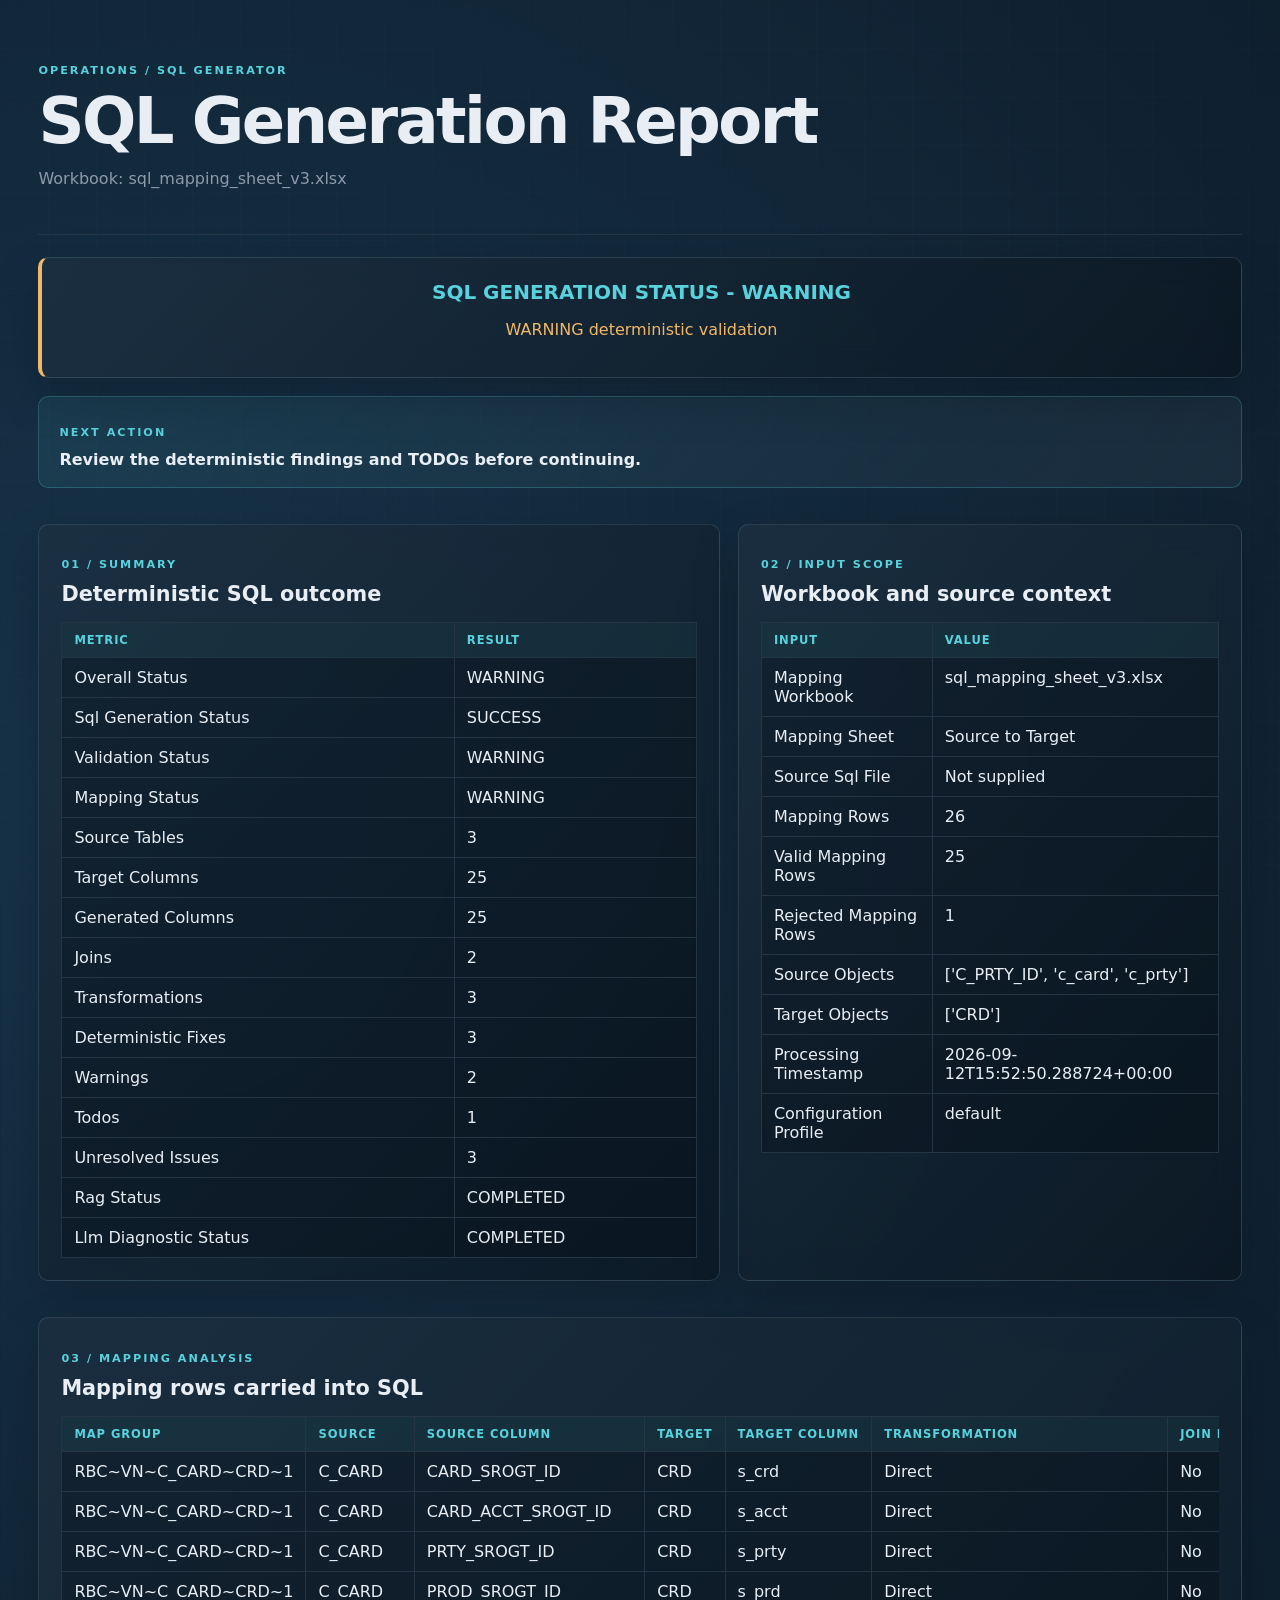
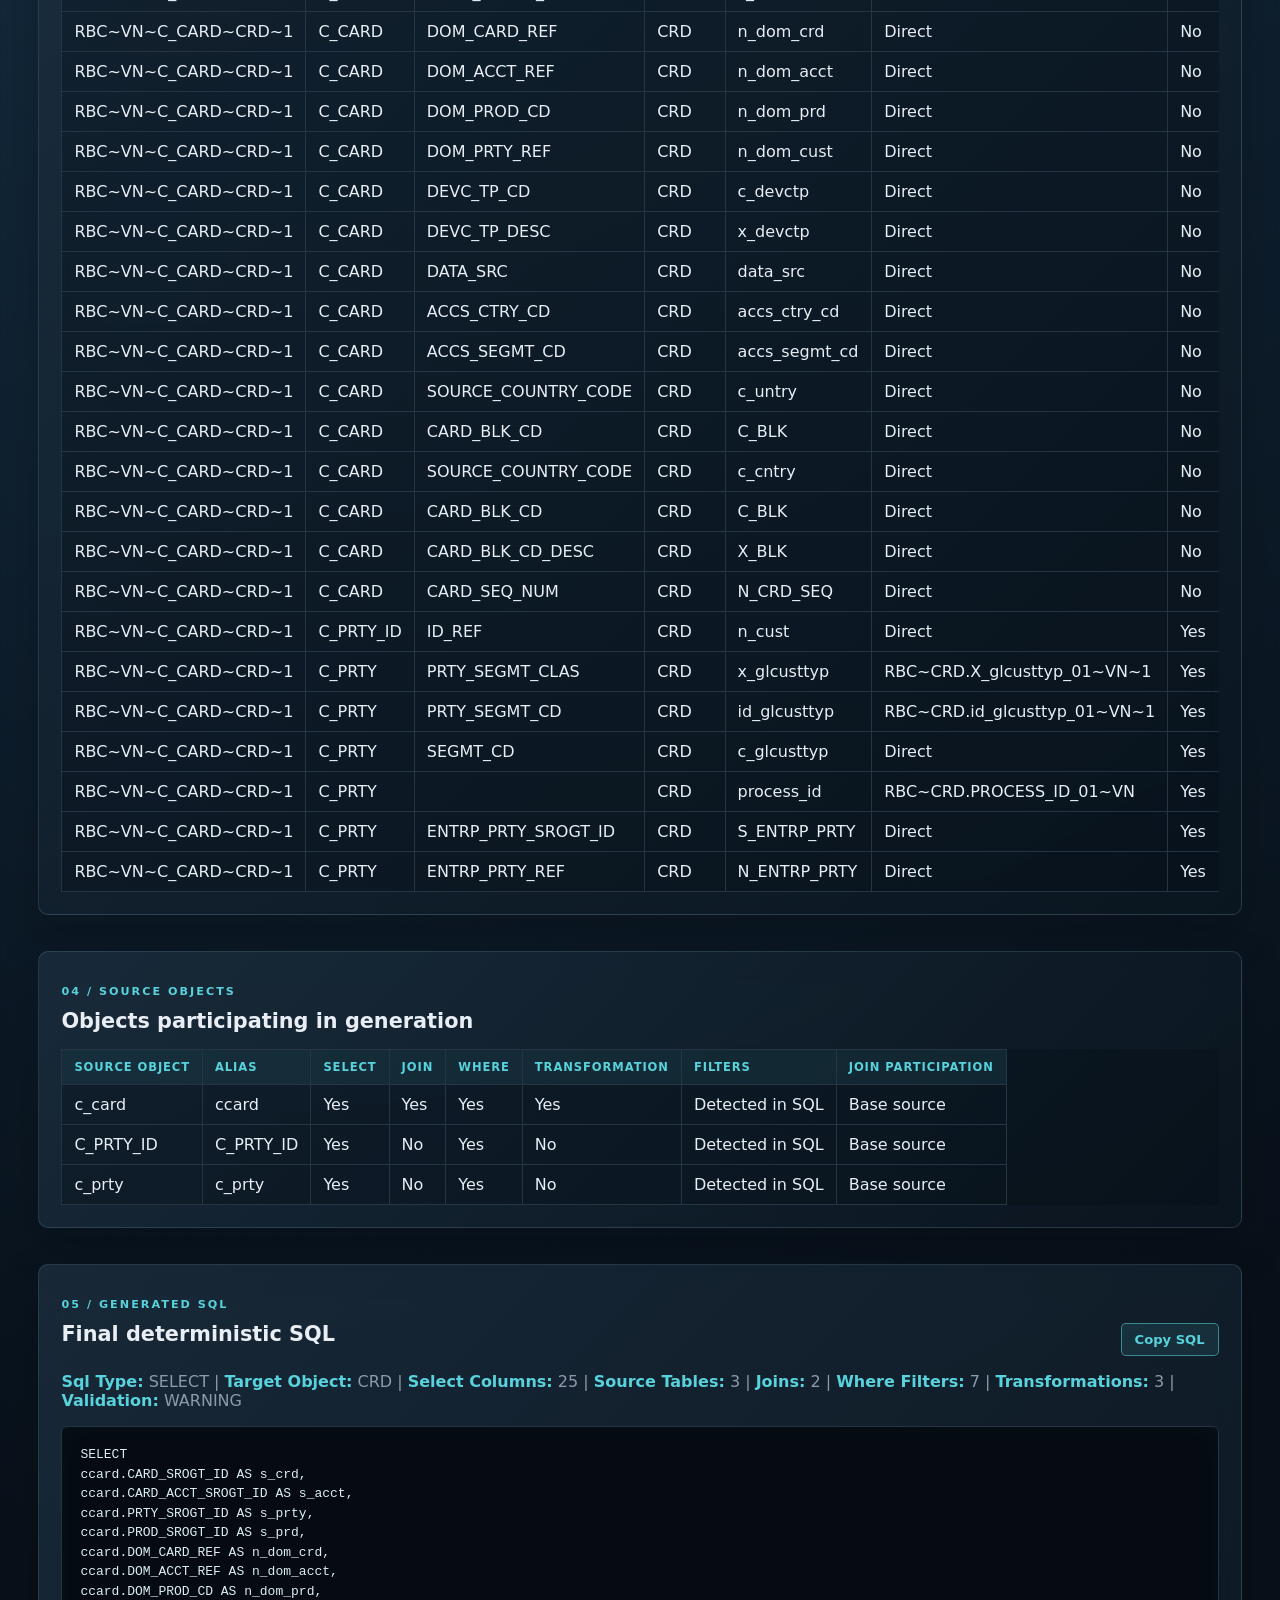
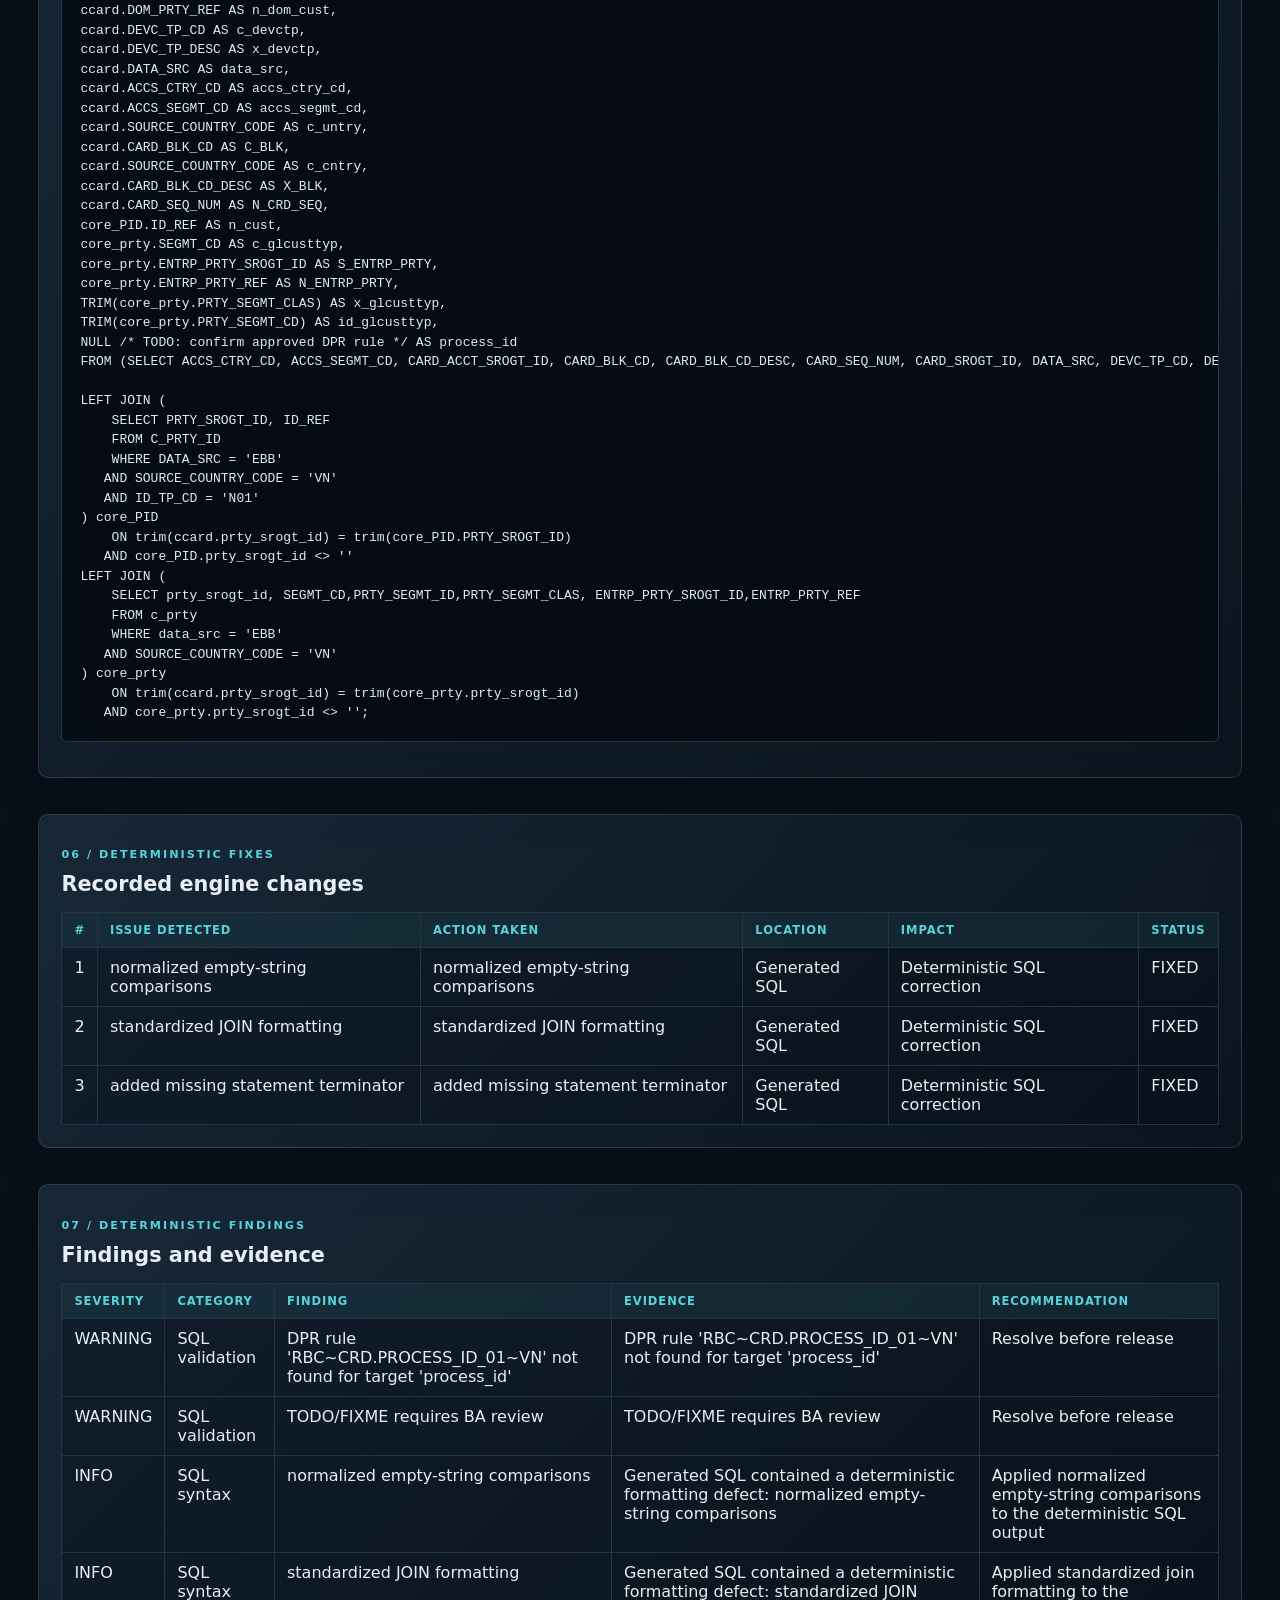
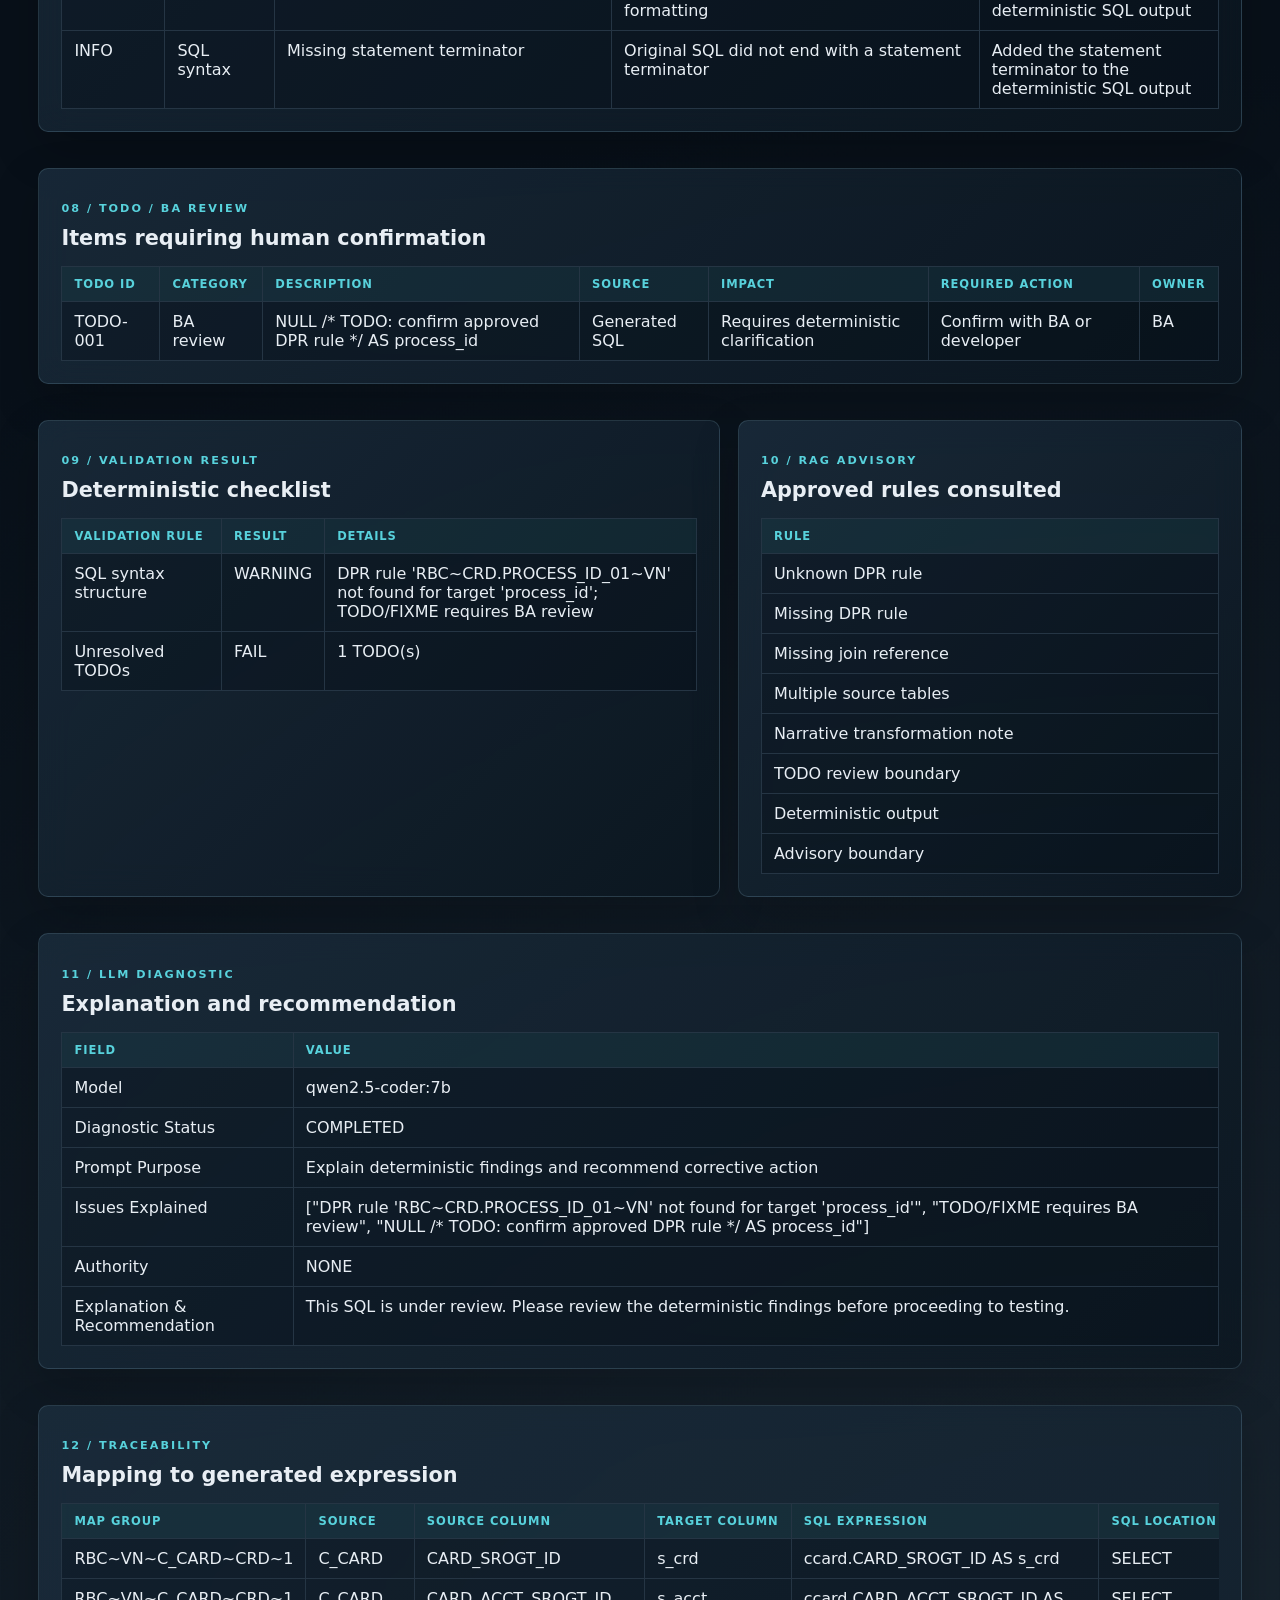
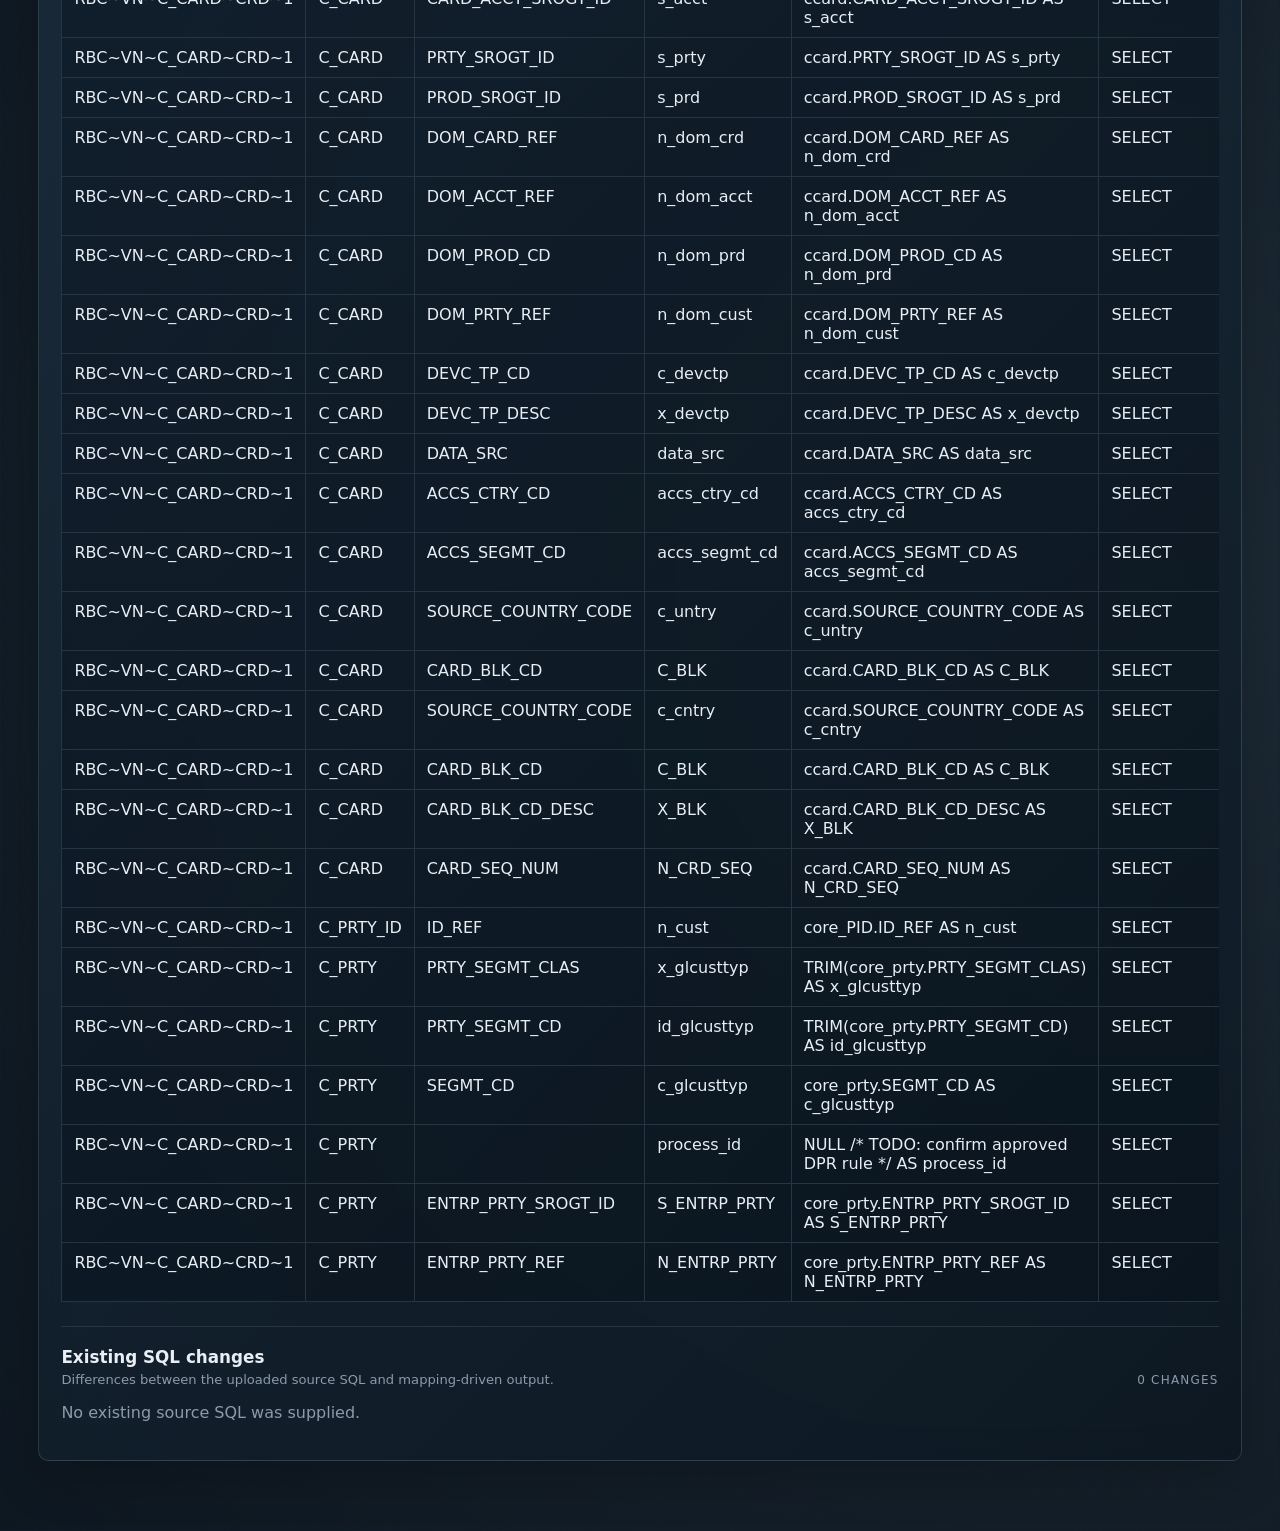
<file: output/report/crd_report.html>
<html><head><meta charset='utf-8'><meta name='viewport' content='width=device-width, initial-scale=1'><title>SQL Generation Report | AccelerateX</title><style>:root{font-family:'Segoe UI',system-ui,sans-serif;color:#e8eef4;background:#081019;--ink:#e8eef4;--muted:#8d9aaa;--line:#253544;--cyan:#58d2dc;--amber:#f3b867;--danger:#ff8b8b;--green:#7be0b5}*{box-sizing:border-box}body{margin:0;min-height:100vh;background:radial-gradient(circle at 12% 10%,#17334a 0,transparent 33%),radial-gradient(circle at 90% 88%,#1c2934 0,transparent 30%),#081019}body:before{content:'';position:fixed;inset:0;pointer-events:none;opacity:.24;background-image:linear-gradient(rgba(130,170,190,.08) 1px,transparent 1px),linear-gradient(90deg,rgba(130,170,190,.08) 1px,transparent 1px);background-size:48px 48px}main{width:min(100%,1440px);margin:0 auto;padding:42px 34px 70px;position:relative}header{padding:14px 0 30px;border-bottom:1px solid var(--line)}.eyebrow{color:var(--cyan);font-size:.7rem;font-weight:700;letter-spacing:.18em}h1{font-size:clamp(2rem,5vw,4.4rem);line-height:1;margin:12px 0 14px;letter-spacing:-.04em}h2{font-size:1.35rem;margin:0 0 10px}h3{font-size:1rem;margin:0 0 8px}.lead,.muted,.empty{color:var(--muted)}.status,.panel{background:linear-gradient(135deg,rgba(29,48,65,.74),rgba(11,22,32,.74));border:1px solid rgba(123,163,183,.22);border-radius:10px;padding:22px;box-shadow:0 18px 48px rgba(0,0,0,.2);backdrop-filter:blur(16px)}.status{margin-top:22px;border-left:4px solid var(--cyan);display:flex;flex-direction:column;justify-content:center;align-items:center;text-align:center}.status.failed{border-left-color:var(--danger)}.status.warning{border-left-color:var(--amber)}.status.passed{border-left-color:var(--green)}.status strong{font-size:1.25rem}.success{color:var(--green)}.warning{color:var(--amber)}.error{color:var(--danger)}.advisory-banner{background:linear-gradient(135deg,rgba(88,210,220,.09),rgba(29,48,65,.74));border:1px solid rgba(88,210,220,.25);border-radius:10px;padding:18px 20px;margin-top:18px}.advisory-banner h3{margin:6px 0 0}.report-grid{display:grid;grid-template-columns:1.15fr .85fr;gap:18px;margin-top:18px}.report-grid .wide{grid-column:1/-1}.panel{margin-top:18px}.panel h2{font-size:1.3rem}.panel table{margin-top:16px}table{width:100%;border-collapse:collapse;margin:0;display:block;overflow-x:auto;background:rgba(5,14,23,.34)}.compact-table{display:table;width:100%;min-width:340px;max-width:100%}.trace-table{min-width:0}th,td{border:1px solid var(--line);padding:10px 12px;text-align:left;vertical-align:top;white-space:normal}th{background:rgba(88,210,220,.09);color:var(--cyan);font-size:.72rem;letter-spacing:.08em;text-transform:uppercase;white-space:nowrap}td{color:var(--ink)}pre{background:#050b11;color:#dceef1;border:1px solid var(--line);padding:18px;overflow:auto;border-radius:6px;line-height:1.5}.sql{box-shadow:inset 0 0 30px rgba(88,210,220,.04)}strong{color:var(--cyan)}.change-log{margin-top:24px;padding-top:20px;border-top:1px solid var(--line)}.change-log-heading{display:flex;align-items:end;justify-content:space-between;gap:16px;margin-bottom:12px}.change-log-heading h3{margin:0;font-size:1.05rem}.change-log-heading .muted{margin:5px 0 0;font-size:.82rem}.change-count{color:var(--muted);font-size:.75rem;text-transform:uppercase;letter-spacing:.1em}.change-table-wrap{width:100%;overflow-x:auto}.change-table{display:table;width:max-content;min-width:100%;table-layout:auto}.change-table th,.change-table td{padding:10px 12px}.change-table th:nth-child(1){min-width:112px}.change-table th:nth-child(2){min-width:76px}.change-table th:nth-child(3){min-width:150px}.change-table th:nth-child(4),.change-table th:nth-child(5){min-width:280px}.change-table code{display:block;white-space:pre-wrap;overflow-wrap:anywhere;color:#cfe7eb;font:inherit;line-height:1.45}.change-badge{display:inline-block;padding:4px 7px;border-radius:4px;font-size:.66rem;font-weight:800;letter-spacing:.08em}.change-removed{color:#ffb4b4;background:rgba(255,139,139,.13)}.change-changed{color:#ffd08d;background:rgba(243,184,103,.13)}.change-added{color:#a8f0cf;background:rgba(123,224,181,.13)}.change-unchanged{color:#a9dce1;background:rgba(88,210,220,.1)}@media(max-width:800px){main{padding:32px 20px 54px}.report-grid{display:block}.panel{margin-top:16px}.change-log-heading{align-items:start;flex-direction:column}h1{font-size:3rem}.compact-table{width:100%}.change-table{display:table;min-width:860px}}</style></head><body><main><header><p class='eyebrow'>OPERATIONS / SQL GENERATOR</p><h1>SQL Generation Report</h1><p class='lead'>Workbook: sql_mapping_sheet_v3.xlsx</p></header><section class='status warning'><strong>SQL GENERATION STATUS - WARNING</strong><p>WARNING deterministic validation</p></section><div class='advisory-banner'><p class='eyebrow'>NEXT ACTION</p><h3>Review the deterministic findings and TODOs before continuing.</h3></div><div class='report-grid'><style>main{width:100%;max-width:none;padding:clamp(24px,3vw,42px) clamp(18px,3vw,48px) 70px}</style><section class='panel'><p class='eyebrow'>01 / SUMMARY</p><h2>Deterministic SQL outcome</h2><table class='compact-table'><thead><tr><th>Metric</th><th>Result</th></tr></thead><tbody><tr><td>Overall Status</td><td>WARNING</td></tr><tr><td>Sql Generation Status</td><td>SUCCESS</td></tr><tr><td>Validation Status</td><td>WARNING</td></tr><tr><td>Mapping Status</td><td>WARNING</td></tr><tr><td>Source Tables</td><td>3</td></tr><tr><td>Target Columns</td><td>25</td></tr><tr><td>Generated Columns</td><td>25</td></tr><tr><td>Joins</td><td>2</td></tr><tr><td>Transformations</td><td>3</td></tr><tr><td>Deterministic Fixes</td><td>3</td></tr><tr><td>Warnings</td><td>2</td></tr><tr><td>Todos</td><td>1</td></tr><tr><td>Unresolved Issues</td><td>3</td></tr><tr><td>Rag Status</td><td>COMPLETED</td></tr><tr><td>Llm Diagnostic Status</td><td>COMPLETED</td></tr></tbody></table></section><section class='panel'><p class='eyebrow'>02 / INPUT SCOPE</p><h2>Workbook and source context</h2><table><thead><tr><th>Input</th><th>Value</th></tr></thead><tbody><tr><td>Mapping Workbook</td><td>sql_mapping_sheet_v3.xlsx</td></tr><tr><td>Mapping Sheet</td><td>Source to Target</td></tr><tr><td>Source Sql File</td><td>Not supplied</td></tr><tr><td>Mapping Rows</td><td>26</td></tr><tr><td>Valid Mapping Rows</td><td>25</td></tr><tr><td>Rejected Mapping Rows</td><td>1</td></tr><tr><td>Source Objects</td><td>[&#x27;C_PRTY_ID&#x27;, &#x27;c_card&#x27;, &#x27;c_prty&#x27;]</td></tr><tr><td>Target Objects</td><td>[&#x27;CRD&#x27;]</td></tr><tr><td>Processing Timestamp</td><td>2026-09-12T15:52:50.288724+00:00</td></tr><tr><td>Configuration Profile</td><td>default</td></tr></tbody></table></section><section class='panel wide'><p class='eyebrow'>03 / MAPPING ANALYSIS</p><h2>Mapping rows carried into SQL</h2><table><thead><tr><th>Map Group</th><th>Source</th><th>Source Column</th><th>Target</th><th>Target Column</th><th>Transformation</th><th>Join Dependency</th><th>Status</th></tr></thead><tbody><tr><td>RBC~VN~C_CARD~CRD~1</td><td>C_CARD</td><td>CARD_SROGT_ID</td><td>CRD</td><td>s_crd</td><td>Direct</td><td>No</td><td>PASS</td></tr><tr><td>RBC~VN~C_CARD~CRD~1</td><td>C_CARD</td><td>CARD_ACCT_SROGT_ID</td><td>CRD</td><td>s_acct</td><td>Direct</td><td>No</td><td>PASS</td></tr><tr><td>RBC~VN~C_CARD~CRD~1</td><td>C_CARD</td><td>PRTY_SROGT_ID</td><td>CRD</td><td>s_prty</td><td>Direct</td><td>No</td><td>PASS</td></tr><tr><td>RBC~VN~C_CARD~CRD~1</td><td>C_CARD</td><td>PROD_SROGT_ID</td><td>CRD</td><td>s_prd</td><td>Direct</td><td>No</td><td>PASS</td></tr><tr><td>RBC~VN~C_CARD~CRD~1</td><td>C_CARD</td><td>DOM_CARD_REF</td><td>CRD</td><td>n_dom_crd</td><td>Direct</td><td>No</td><td>PASS</td></tr><tr><td>RBC~VN~C_CARD~CRD~1</td><td>C_CARD</td><td>DOM_ACCT_REF</td><td>CRD</td><td>n_dom_acct</td><td>Direct</td><td>No</td><td>PASS</td></tr><tr><td>RBC~VN~C_CARD~CRD~1</td><td>C_CARD</td><td>DOM_PROD_CD</td><td>CRD</td><td>n_dom_prd</td><td>Direct</td><td>No</td><td>PASS</td></tr><tr><td>RBC~VN~C_CARD~CRD~1</td><td>C_CARD</td><td>DOM_PRTY_REF</td><td>CRD</td><td>n_dom_cust</td><td>Direct</td><td>No</td><td>PASS</td></tr><tr><td>RBC~VN~C_CARD~CRD~1</td><td>C_CARD</td><td>DEVC_TP_CD</td><td>CRD</td><td>c_devctp</td><td>Direct</td><td>No</td><td>PASS</td></tr><tr><td>RBC~VN~C_CARD~CRD~1</td><td>C_CARD</td><td>DEVC_TP_DESC</td><td>CRD</td><td>x_devctp</td><td>Direct</td><td>No</td><td>PASS</td></tr><tr><td>RBC~VN~C_CARD~CRD~1</td><td>C_CARD</td><td>DATA_SRC</td><td>CRD</td><td>data_src</td><td>Direct</td><td>No</td><td>PASS</td></tr><tr><td>RBC~VN~C_CARD~CRD~1</td><td>C_CARD</td><td>ACCS_CTRY_CD</td><td>CRD</td><td>accs_ctry_cd</td><td>Direct</td><td>No</td><td>PASS</td></tr><tr><td>RBC~VN~C_CARD~CRD~1</td><td>C_CARD</td><td>ACCS_SEGMT_CD</td><td>CRD</td><td>accs_segmt_cd</td><td>Direct</td><td>No</td><td>PASS</td></tr><tr><td>RBC~VN~C_CARD~CRD~1</td><td>C_CARD</td><td>SOURCE_COUNTRY_CODE</td><td>CRD</td><td>c_untry</td><td>Direct</td><td>No</td><td>PASS</td></tr><tr><td>RBC~VN~C_CARD~CRD~1</td><td>C_CARD</td><td>CARD_BLK_CD</td><td>CRD</td><td>C_BLK</td><td>Direct</td><td>No</td><td>PASS</td></tr><tr><td>RBC~VN~C_CARD~CRD~1</td><td>C_CARD</td><td>SOURCE_COUNTRY_CODE</td><td>CRD</td><td>c_cntry</td><td>Direct</td><td>No</td><td>PASS</td></tr><tr><td>RBC~VN~C_CARD~CRD~1</td><td>C_CARD</td><td>CARD_BLK_CD</td><td>CRD</td><td>C_BLK</td><td>Direct</td><td>No</td><td>PASS</td></tr><tr><td>RBC~VN~C_CARD~CRD~1</td><td>C_CARD</td><td>CARD_BLK_CD_DESC</td><td>CRD</td><td>X_BLK</td><td>Direct</td><td>No</td><td>PASS</td></tr><tr><td>RBC~VN~C_CARD~CRD~1</td><td>C_CARD</td><td>CARD_SEQ_NUM</td><td>CRD</td><td>N_CRD_SEQ</td><td>Direct</td><td>No</td><td>PASS</td></tr><tr><td>RBC~VN~C_CARD~CRD~1</td><td>C_PRTY_ID</td><td>ID_REF</td><td>CRD</td><td>n_cust</td><td>Direct</td><td>Yes</td><td>PASS</td></tr><tr><td>RBC~VN~C_CARD~CRD~1</td><td>C_PRTY</td><td>PRTY_SEGMT_CLAS</td><td>CRD</td><td>x_glcusttyp</td><td>RBC~CRD.X_glcusttyp_01~VN~1</td><td>Yes</td><td>PASS</td></tr><tr><td>RBC~VN~C_CARD~CRD~1</td><td>C_PRTY</td><td>PRTY_SEGMT_CD</td><td>CRD</td><td>id_glcusttyp</td><td>RBC~CRD.id_glcusttyp_01~VN~1</td><td>Yes</td><td>PASS</td></tr><tr><td>RBC~VN~C_CARD~CRD~1</td><td>C_PRTY</td><td>SEGMT_CD</td><td>CRD</td><td>c_glcusttyp</td><td>Direct</td><td>Yes</td><td>PASS</td></tr><tr><td>RBC~VN~C_CARD~CRD~1</td><td>C_PRTY</td><td></td><td>CRD</td><td>process_id</td><td>RBC~CRD.PROCESS_ID_01~VN</td><td>Yes</td><td>REVIEW</td></tr><tr><td>RBC~VN~C_CARD~CRD~1</td><td>C_PRTY</td><td>ENTRP_PRTY_SROGT_ID</td><td>CRD</td><td>S_ENTRP_PRTY</td><td>Direct</td><td>Yes</td><td>PASS</td></tr><tr><td>RBC~VN~C_CARD~CRD~1</td><td>C_PRTY</td><td>ENTRP_PRTY_REF</td><td>CRD</td><td>N_ENTRP_PRTY</td><td>Direct</td><td>Yes</td><td>PASS</td></tr></tbody></table></section><section class='panel wide'><p class='eyebrow'>04 / SOURCE OBJECTS</p><h2>Objects participating in generation</h2><table><thead><tr><th>Source Object</th><th>Alias</th><th>SELECT</th><th>JOIN</th><th>WHERE</th><th>Transformation</th><th>Filters</th><th>Join Participation</th></tr></thead><tbody><tr><td>c_card</td><td>ccard</td><td>Yes</td><td>Yes</td><td>Yes</td><td>Yes</td><td>Detected in SQL</td><td>Base source</td></tr><tr><td>C_PRTY_ID</td><td>C_PRTY_ID</td><td>Yes</td><td>No</td><td>Yes</td><td>No</td><td>Detected in SQL</td><td>Base source</td></tr><tr><td>c_prty</td><td>c_prty</td><td>Yes</td><td>No</td><td>Yes</td><td>No</td><td>Detected in SQL</td><td>Base source</td></tr></tbody></table></section><section class='panel wide'><p class='eyebrow'>05 / GENERATED SQL</p><div style='display:flex;align-items:center;justify-content:space-between;gap:16px'><h2>Final deterministic SQL</h2><button type='button' style='border:1px solid rgba(88,210,220,.55);border-radius:5px;background:rgba(88,210,220,.1);color:#58d2dc;padding:8px 13px;font:inherit;font-size:.82rem;font-weight:700;cursor:pointer' onclick="navigator.clipboard.writeText(document.getElementById('generated-sql').textContent).then(() => { this.textContent = 'Copied'; setTimeout(() => this.textContent = 'Copy SQL', 1500); })">Copy SQL</button></div><p class='muted'><strong>Sql Type:</strong> SELECT | <strong>Target Object:</strong> CRD | <strong>Select Columns:</strong> 25 | <strong>Source Tables:</strong> 3 | <strong>Joins:</strong> 2 | <strong>Where Filters:</strong> 7 | <strong>Transformations:</strong> 3 | <strong>Validation:</strong> WARNING</p><pre id='generated-sql' class='sql'>SELECT
ccard.CARD_SROGT_ID AS s_crd,
ccard.CARD_ACCT_SROGT_ID AS s_acct,
ccard.PRTY_SROGT_ID AS s_prty,
ccard.PROD_SROGT_ID AS s_prd,
ccard.DOM_CARD_REF AS n_dom_crd,
ccard.DOM_ACCT_REF AS n_dom_acct,
ccard.DOM_PROD_CD AS n_dom_prd,
ccard.DOM_PRTY_REF AS n_dom_cust,
ccard.DEVC_TP_CD AS c_devctp,
ccard.DEVC_TP_DESC AS x_devctp,
ccard.DATA_SRC AS data_src,
ccard.ACCS_CTRY_CD AS accs_ctry_cd,
ccard.ACCS_SEGMT_CD AS accs_segmt_cd,
ccard.SOURCE_COUNTRY_CODE AS c_untry,
ccard.CARD_BLK_CD AS C_BLK,
ccard.SOURCE_COUNTRY_CODE AS c_cntry,
ccard.CARD_BLK_CD_DESC AS X_BLK,
ccard.CARD_SEQ_NUM AS N_CRD_SEQ,
core_PID.ID_REF AS n_cust,
core_prty.SEGMT_CD AS c_glcusttyp,
core_prty.ENTRP_PRTY_SROGT_ID AS S_ENTRP_PRTY,
core_prty.ENTRP_PRTY_REF AS N_ENTRP_PRTY,
TRIM(core_prty.PRTY_SEGMT_CLAS) AS x_glcusttyp,
TRIM(core_prty.PRTY_SEGMT_CD) AS id_glcusttyp,
NULL /* TODO: confirm approved DPR rule */ AS process_id
FROM (SELECT ACCS_CTRY_CD, ACCS_SEGMT_CD, CARD_ACCT_SROGT_ID, CARD_BLK_CD, CARD_BLK_CD_DESC, CARD_SEQ_NUM, CARD_SROGT_ID, DATA_SRC, DEVC_TP_CD, DEVC_TP_DESC, DOM_ACCT_REF, DOM_CARD_REF, DOM_PROD_CD, DOM_PRTY_REF, PROD_SROGT_ID, PRTY_SROGT_ID, SOURCE_COUNTRY_CODE, prty_srogt_id FROM c_card) ccard

LEFT JOIN (
    SELECT PRTY_SROGT_ID, ID_REF
    FROM C_PRTY_ID
    WHERE DATA_SRC = &#x27;EBB&#x27;
   AND SOURCE_COUNTRY_CODE = &#x27;VN&#x27;
   AND ID_TP_CD = &#x27;N01&#x27;
) core_PID
    ON trim(ccard.prty_srogt_id) = trim(core_PID.PRTY_SROGT_ID)
   AND core_PID.prty_srogt_id &lt;&gt; &#x27;&#x27;
LEFT JOIN (
    SELECT prty_srogt_id, SEGMT_CD,PRTY_SEGMT_ID,PRTY_SEGMT_CLAS, ENTRP_PRTY_SROGT_ID,ENTRP_PRTY_REF
    FROM c_prty
    WHERE data_src = &#x27;EBB&#x27;
   AND SOURCE_COUNTRY_CODE = &#x27;VN&#x27;
) core_prty
    ON trim(ccard.prty_srogt_id) = trim(core_prty.prty_srogt_id)
   AND core_prty.prty_srogt_id &lt;&gt; &#x27;&#x27;;</pre></section><section class='panel wide'><p class='eyebrow'>06 / DETERMINISTIC FIXES</p><h2>Recorded engine changes</h2><table><thead><tr><th>#</th><th>Issue Detected</th><th>Action Taken</th><th>Location</th><th>Impact</th><th>Status</th></tr></thead><tbody><tr><td>1</td><td>normalized empty-string comparisons</td><td>normalized empty-string comparisons</td><td>Generated SQL</td><td>Deterministic SQL correction</td><td>FIXED</td></tr><tr><td>2</td><td>standardized JOIN formatting</td><td>standardized JOIN formatting</td><td>Generated SQL</td><td>Deterministic SQL correction</td><td>FIXED</td></tr><tr><td>3</td><td>added missing statement terminator</td><td>added missing statement terminator</td><td>Generated SQL</td><td>Deterministic SQL correction</td><td>FIXED</td></tr></tbody></table></section><section class='panel wide'><p class='eyebrow'>07 / DETERMINISTIC FINDINGS</p><h2>Findings and evidence</h2><table><thead><tr><th>Severity</th><th>Category</th><th>Finding</th><th>Evidence</th><th>Recommendation</th></tr></thead><tbody><tr><td>WARNING</td><td>SQL validation</td><td>DPR rule &#x27;RBC~CRD.PROCESS_ID_01~VN&#x27; not found for target &#x27;process_id&#x27;</td><td>DPR rule &#x27;RBC~CRD.PROCESS_ID_01~VN&#x27; not found for target &#x27;process_id&#x27;</td><td>Resolve before release</td></tr><tr><td>WARNING</td><td>SQL validation</td><td>TODO/FIXME requires BA review</td><td>TODO/FIXME requires BA review</td><td>Resolve before release</td></tr><tr><td>INFO</td><td>SQL syntax</td><td>normalized empty-string comparisons</td><td>Generated SQL contained a deterministic formatting defect: normalized empty-string comparisons</td><td>Applied normalized empty-string comparisons to the deterministic SQL output</td></tr><tr><td>INFO</td><td>SQL syntax</td><td>standardized JOIN formatting</td><td>Generated SQL contained a deterministic formatting defect: standardized JOIN formatting</td><td>Applied standardized join formatting to the deterministic SQL output</td></tr><tr><td>INFO</td><td>SQL syntax</td><td>Missing statement terminator</td><td>Original SQL did not end with a statement terminator</td><td>Added the statement terminator to the deterministic SQL output</td></tr></tbody></table></section><section class='panel wide'><p class='eyebrow'>08 / TODO / BA REVIEW</p><h2>Items requiring human confirmation</h2><table><thead><tr><th>TODO ID</th><th>Category</th><th>Description</th><th>Source</th><th>Impact</th><th>Required Action</th><th>Owner</th></tr></thead><tbody><tr><td>TODO-001</td><td>BA review</td><td>NULL /* TODO: confirm approved DPR rule */ AS process_id</td><td>Generated SQL</td><td>Requires deterministic clarification</td><td>Confirm with BA or developer</td><td>BA</td></tr></tbody></table></section><section class='panel'><p class='eyebrow'>09 / VALIDATION RESULT</p><h2>Deterministic checklist</h2><table class='compact-table'><thead><tr><th>Validation Rule</th><th>Result</th><th>Details</th></tr></thead><tbody><tr><td>SQL syntax structure</td><td>WARNING</td><td>DPR rule &#x27;RBC~CRD.PROCESS_ID_01~VN&#x27; not found for target &#x27;process_id&#x27;; TODO/FIXME requires BA review</td></tr><tr><td>Unresolved TODOs</td><td>FAIL</td><td>1 TODO(s)</td></tr></tbody></table></section><section class='panel'><p class='eyebrow'>10 / RAG ADVISORY</p><h2>Approved rules consulted</h2><table class='compact-table'><thead><tr><th>Rule</th></tr></thead><tbody><tr><td>Unknown DPR rule</td></tr><tr><td>Missing DPR rule</td></tr><tr><td>Missing join reference</td></tr><tr><td>Multiple source tables</td></tr><tr><td>Narrative transformation note</td></tr><tr><td>TODO review boundary</td></tr><tr><td>Deterministic output</td></tr><tr><td>Advisory boundary</td></tr></tbody></table></section><section class='panel wide'><p class='eyebrow'>11 / LLM DIAGNOSTIC</p><h2>Explanation and recommendation</h2><table><thead><tr><th>Field</th><th>Value</th></tr></thead><tbody><tr><td>Model</td><td>qwen2.5-coder:7b</td></tr><tr><td>Diagnostic Status</td><td>COMPLETED</td></tr><tr><td>Prompt Purpose</td><td>Explain deterministic findings and recommend corrective action</td></tr><tr><td>Issues Explained</td><td>[&quot;DPR rule &#x27;RBC~CRD.PROCESS_ID_01~VN&#x27; not found for target &#x27;process_id&#x27;&quot;, &quot;TODO/FIXME requires BA review&quot;, &quot;NULL /* TODO: confirm approved DPR rule */ AS process_id&quot;]</td></tr><tr><td>Authority</td><td>NONE</td></tr><tr><td>Explanation &amp; Recommendation</td><td>This SQL is under review.
Please review the deterministic findings before proceeding to testing.</td></tr></tbody></table></section><section class='panel wide'><p class='eyebrow'>12 / TRACEABILITY</p><h2>Mapping to generated expression</h2><table class='trace-table'><thead><tr><th>Map Group</th><th>Source</th><th>Source Column</th><th>Target Column</th><th>SQL Expression</th><th>SQL Location</th><th>Validation</th></tr></thead><tbody><tr><td>RBC~VN~C_CARD~CRD~1</td><td>C_CARD</td><td>CARD_SROGT_ID</td><td>s_crd</td><td>ccard.CARD_SROGT_ID AS s_crd</td><td>SELECT</td><td>PASS</td></tr><tr><td>RBC~VN~C_CARD~CRD~1</td><td>C_CARD</td><td>CARD_ACCT_SROGT_ID</td><td>s_acct</td><td>ccard.CARD_ACCT_SROGT_ID AS s_acct</td><td>SELECT</td><td>PASS</td></tr><tr><td>RBC~VN~C_CARD~CRD~1</td><td>C_CARD</td><td>PRTY_SROGT_ID</td><td>s_prty</td><td>ccard.PRTY_SROGT_ID AS s_prty</td><td>SELECT</td><td>PASS</td></tr><tr><td>RBC~VN~C_CARD~CRD~1</td><td>C_CARD</td><td>PROD_SROGT_ID</td><td>s_prd</td><td>ccard.PROD_SROGT_ID AS s_prd</td><td>SELECT</td><td>PASS</td></tr><tr><td>RBC~VN~C_CARD~CRD~1</td><td>C_CARD</td><td>DOM_CARD_REF</td><td>n_dom_crd</td><td>ccard.DOM_CARD_REF AS n_dom_crd</td><td>SELECT</td><td>PASS</td></tr><tr><td>RBC~VN~C_CARD~CRD~1</td><td>C_CARD</td><td>DOM_ACCT_REF</td><td>n_dom_acct</td><td>ccard.DOM_ACCT_REF AS n_dom_acct</td><td>SELECT</td><td>PASS</td></tr><tr><td>RBC~VN~C_CARD~CRD~1</td><td>C_CARD</td><td>DOM_PROD_CD</td><td>n_dom_prd</td><td>ccard.DOM_PROD_CD AS n_dom_prd</td><td>SELECT</td><td>PASS</td></tr><tr><td>RBC~VN~C_CARD~CRD~1</td><td>C_CARD</td><td>DOM_PRTY_REF</td><td>n_dom_cust</td><td>ccard.DOM_PRTY_REF AS n_dom_cust</td><td>SELECT</td><td>PASS</td></tr><tr><td>RBC~VN~C_CARD~CRD~1</td><td>C_CARD</td><td>DEVC_TP_CD</td><td>c_devctp</td><td>ccard.DEVC_TP_CD AS c_devctp</td><td>SELECT</td><td>PASS</td></tr><tr><td>RBC~VN~C_CARD~CRD~1</td><td>C_CARD</td><td>DEVC_TP_DESC</td><td>x_devctp</td><td>ccard.DEVC_TP_DESC AS x_devctp</td><td>SELECT</td><td>PASS</td></tr><tr><td>RBC~VN~C_CARD~CRD~1</td><td>C_CARD</td><td>DATA_SRC</td><td>data_src</td><td>ccard.DATA_SRC AS data_src</td><td>SELECT</td><td>PASS</td></tr><tr><td>RBC~VN~C_CARD~CRD~1</td><td>C_CARD</td><td>ACCS_CTRY_CD</td><td>accs_ctry_cd</td><td>ccard.ACCS_CTRY_CD AS accs_ctry_cd</td><td>SELECT</td><td>PASS</td></tr><tr><td>RBC~VN~C_CARD~CRD~1</td><td>C_CARD</td><td>ACCS_SEGMT_CD</td><td>accs_segmt_cd</td><td>ccard.ACCS_SEGMT_CD AS accs_segmt_cd</td><td>SELECT</td><td>PASS</td></tr><tr><td>RBC~VN~C_CARD~CRD~1</td><td>C_CARD</td><td>SOURCE_COUNTRY_CODE</td><td>c_untry</td><td>ccard.SOURCE_COUNTRY_CODE AS c_untry</td><td>SELECT</td><td>PASS</td></tr><tr><td>RBC~VN~C_CARD~CRD~1</td><td>C_CARD</td><td>CARD_BLK_CD</td><td>C_BLK</td><td>ccard.CARD_BLK_CD AS C_BLK</td><td>SELECT</td><td>PASS</td></tr><tr><td>RBC~VN~C_CARD~CRD~1</td><td>C_CARD</td><td>SOURCE_COUNTRY_CODE</td><td>c_cntry</td><td>ccard.SOURCE_COUNTRY_CODE AS c_cntry</td><td>SELECT</td><td>PASS</td></tr><tr><td>RBC~VN~C_CARD~CRD~1</td><td>C_CARD</td><td>CARD_BLK_CD</td><td>C_BLK</td><td>ccard.CARD_BLK_CD AS C_BLK</td><td>SELECT</td><td>PASS</td></tr><tr><td>RBC~VN~C_CARD~CRD~1</td><td>C_CARD</td><td>CARD_BLK_CD_DESC</td><td>X_BLK</td><td>ccard.CARD_BLK_CD_DESC AS X_BLK</td><td>SELECT</td><td>PASS</td></tr><tr><td>RBC~VN~C_CARD~CRD~1</td><td>C_CARD</td><td>CARD_SEQ_NUM</td><td>N_CRD_SEQ</td><td>ccard.CARD_SEQ_NUM AS N_CRD_SEQ</td><td>SELECT</td><td>PASS</td></tr><tr><td>RBC~VN~C_CARD~CRD~1</td><td>C_PRTY_ID</td><td>ID_REF</td><td>n_cust</td><td>core_PID.ID_REF AS n_cust</td><td>SELECT</td><td>PASS</td></tr><tr><td>RBC~VN~C_CARD~CRD~1</td><td>C_PRTY</td><td>PRTY_SEGMT_CLAS</td><td>x_glcusttyp</td><td>TRIM(core_prty.PRTY_SEGMT_CLAS) AS x_glcusttyp</td><td>SELECT</td><td>PASS</td></tr><tr><td>RBC~VN~C_CARD~CRD~1</td><td>C_PRTY</td><td>PRTY_SEGMT_CD</td><td>id_glcusttyp</td><td>TRIM(core_prty.PRTY_SEGMT_CD) AS id_glcusttyp</td><td>SELECT</td><td>PASS</td></tr><tr><td>RBC~VN~C_CARD~CRD~1</td><td>C_PRTY</td><td>SEGMT_CD</td><td>c_glcusttyp</td><td>core_prty.SEGMT_CD AS c_glcusttyp</td><td>SELECT</td><td>PASS</td></tr><tr><td>RBC~VN~C_CARD~CRD~1</td><td>C_PRTY</td><td></td><td>process_id</td><td>NULL /* TODO: confirm approved DPR rule */ AS process_id</td><td>SELECT</td><td>REVIEW</td></tr><tr><td>RBC~VN~C_CARD~CRD~1</td><td>C_PRTY</td><td>ENTRP_PRTY_SROGT_ID</td><td>S_ENTRP_PRTY</td><td>core_prty.ENTRP_PRTY_SROGT_ID AS S_ENTRP_PRTY</td><td>SELECT</td><td>PASS</td></tr><tr><td>RBC~VN~C_CARD~CRD~1</td><td>C_PRTY</td><td>ENTRP_PRTY_REF</td><td>N_ENTRP_PRTY</td><td>core_prty.ENTRP_PRTY_REF AS N_ENTRP_PRTY</td><td>SELECT</td><td>PASS</td></tr></tbody></table><div class='change-log'><div class='change-log-heading'><div><h3>Existing SQL changes</h3><p class='muted'>Differences between the uploaded source SQL and mapping-driven output.</p></div><span class='change-count'>0 changes</span></div><p class='empty'>No existing source SQL was supplied.</p></div></section></div></main></body></html>
</file>
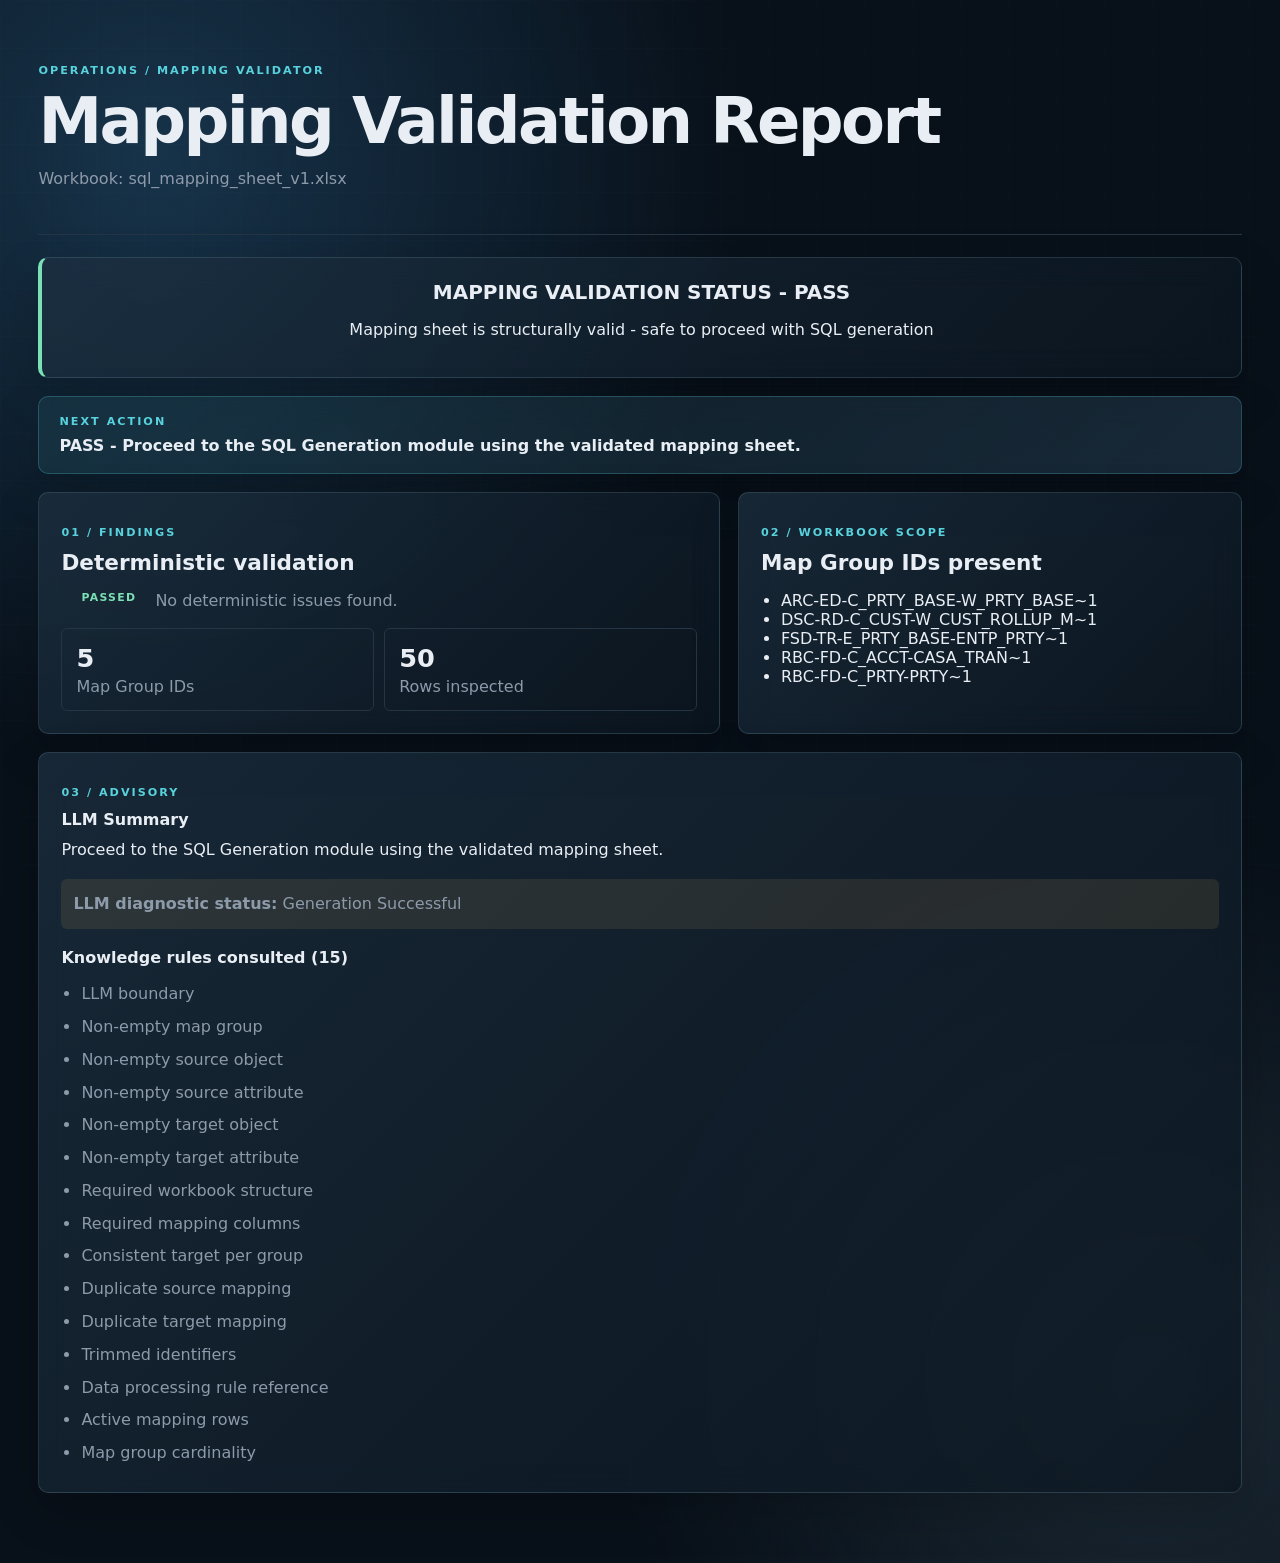
<file: output/report/mapping_validation_sql_mapping_sheet_v1.html>
<!doctype html><html lang="en"><head><meta charset="utf-8"><meta name="viewport" content="width=device-width,initial-scale=1"><title>Mapping Validation Report | AccelerateX</title><style>:root{font-family:"Segoe UI",system-ui,sans-serif;color:#e8eef4;background:#081019;--ink:#e8eef4;--muted:#8d9aaa;--line:#253544;--cyan:#58d2dc;--amber:#f3b867;--danger:#ff8b8b;--green:#7be0b5}*{box-sizing:border-box}body{margin:0;min-height:100vh;background:radial-gradient(circle at 12% 10%,#17334a 0,transparent 33%),radial-gradient(circle at 90% 88%,#1c2934 0,transparent 30%),#081019}body:before{content:"";position:fixed;inset:0;pointer-events:none;opacity:.24;background-image:linear-gradient(rgba(130,170,190,.08) 1px,transparent 1px),linear-gradient(90deg,rgba(130,170,190,.08) 1px,transparent 1px);background-size:48px 48px}main{width:min(100%,1080px);margin:0 auto;padding:42px 34px 70px;position:relative}header{padding:14px 0 30px;border-bottom:1px solid var(--line)}.eyebrow{color:var(--cyan);font-size:.7rem;font-weight:700;letter-spacing:.18em}h1{font-size:clamp(2rem,5vw,4.4rem);line-height:1;margin:12px 0 14px;letter-spacing:-.04em}h2{font-size:1.35rem;margin:0 0 10px}h3{font-size:1rem;margin:0 0 8px}.muted{color:var(--muted)}.status,.panel{background:linear-gradient(135deg,rgba(29,48,65,.74),rgba(11,22,32,.74));border:1px solid rgba(123,163,183,.22);border-radius:10px;padding:22px;box-shadow:0 18px 48px rgba(0,0,0,.2);backdrop-filter:blur(16px)}.status{margin-top:22px;border-left:4px solid var(--cyan);display:flex;flex-direction:column;justify-content:center;align-items:center;text-align:center}.status.failed{border-left-color:var(--danger)}.status.warning{border-left-color:var(--amber)}.status.passed{border-left-color:var(--green)}.status strong{font-size:1.25rem}.success{color:var(--green)}.warning{color:var(--amber)}.error{color:var(--danger)}.report-grid{display:grid;grid-template-columns:1.15fr .85fr;gap:18px;margin-top:18px}.panel{margin-top:18px}.report-grid .panel{margin-top:0}ul{padding-left:20px}.finding{display:flex;gap:12px;align-items:start;margin:12px 0}.finding span{font-size:.68rem;font-weight:800;letter-spacing:.12em;min-width:62px}.finding p{margin:0;color:var(--muted)}.stats{display:grid;grid-template-columns:repeat(2,1fr);gap:10px;margin-top:18px}.stat{border:1px solid var(--line);padding:14px;border-radius:6px;color:var(--muted)}.stat b{display:block;color:var(--ink);font-size:1.6rem;margin-bottom:4px}.knowledge-rule{padding:4px 0}.knowledge-rule p{color:var(--muted);line-height:1.5;margin:0}.knowledge-rule .rule-source{font-size:.78rem;color:var(--cyan);margin-bottom:6px}.diagnostic{padding:12px;border-radius:6px;background:rgba(243,184,103,.1)}@media(max-width:760px){main{padding:24px 18px 50px}.report-grid{display:block}.report-grid .panel{margin-top:18px}}main{width:100%;max-width:none;padding:clamp(24px,3vw,42px) clamp(18px,3vw,48px) 70px}.advisory-banner{background:linear-gradient(135deg,rgba(88,210,220,.09),rgba(29,48,65,.74));border:1px solid rgba(88,210,220,.25);border-radius:10px;padding:18px 20px;margin-top:18px}.advisory-banner h3{margin:6px 0 0}.advisory-banner .eyebrow{margin:0 0 8px}.advisory-copy{color:var(--ink);line-height:1.6}.advisory-copy strong{color:var(--ink)}.knowledge-rules{margin:0;padding-left:20px;color:var(--muted);line-height:1.55}.diagnostic{color:var(--muted)}.diagnostic b{color:inherit}</style></head><body><main><header><p class="eyebrow">OPERATIONS / MAPPING VALIDATOR</p><h1>Mapping Validation Report</h1><p class="muted">Workbook: sql_mapping_sheet_v1.xlsx</p></header><section class="status passed"><strong>MAPPING VALIDATION STATUS - PASS</strong><p>Mapping sheet is structurally valid - safe to proceed with SQL generation</p></section><div class="panel advisory-banner"><p class="eyebrow">NEXT ACTION</p><h3>PASS - Proceed to the SQL Generation module using the validated mapping sheet.</h3></div><div class="report-grid"><section class="panel"><p class="eyebrow">01 / FINDINGS</p><h2>Deterministic validation</h2><ul><li class="finding success"><span>PASSED</span><p>No deterministic issues found.</p></li></ul><div class="stats"><div class="stat"><b>5</b>Map Group IDs</div><div class="stat"><b>50</b>Rows inspected</div></div></section><section class="panel"><p class="eyebrow">02 / WORKBOOK SCOPE</p><h2>Map Group IDs present</h2><ul><li>ARC-ED-C_PRTY_BASE-W_PRTY_BASE~1</li><li>DSC-RD-C_CUST-W_CUST_ROLLUP_M~1</li><li>FSD-TR-E_PRTY_BASE-ENTP_PRTY~1</li><li>RBC-FD-C_ACCT-CASA_TRAN~1</li><li>RBC-FD-C_PRTY-PRTY~1</li></ul></section></div><section class="panel"><p class="eyebrow">03 / ADVISORY</p><h3>LLM Summary</h3><div class="advisory-copy">Proceed to the SQL Generation module using the validated mapping sheet.</p><p class="diagnostic success"><b>LLM diagnostic status:</b> Generation Successful</p><h3>Knowledge rules consulted (15)</h3><ul class="knowledge-rules"><li class="knowledge-rule">LLM boundary</li><li class="knowledge-rule">Non-empty map group</li><li class="knowledge-rule">Non-empty source object</li><li class="knowledge-rule">Non-empty source attribute</li><li class="knowledge-rule">Non-empty target object</li><li class="knowledge-rule">Non-empty target attribute</li><li class="knowledge-rule">Required workbook structure</li><li class="knowledge-rule">Required mapping columns</li><li class="knowledge-rule">Consistent target per group</li><li class="knowledge-rule">Duplicate source mapping</li><li class="knowledge-rule">Duplicate target mapping</li><li class="knowledge-rule">Trimmed identifiers</li><li class="knowledge-rule">Data processing rule reference</li><li class="knowledge-rule">Active mapping rows</li><li class="knowledge-rule">Map group cardinality</li></ul></section></main></body></html>
</file>
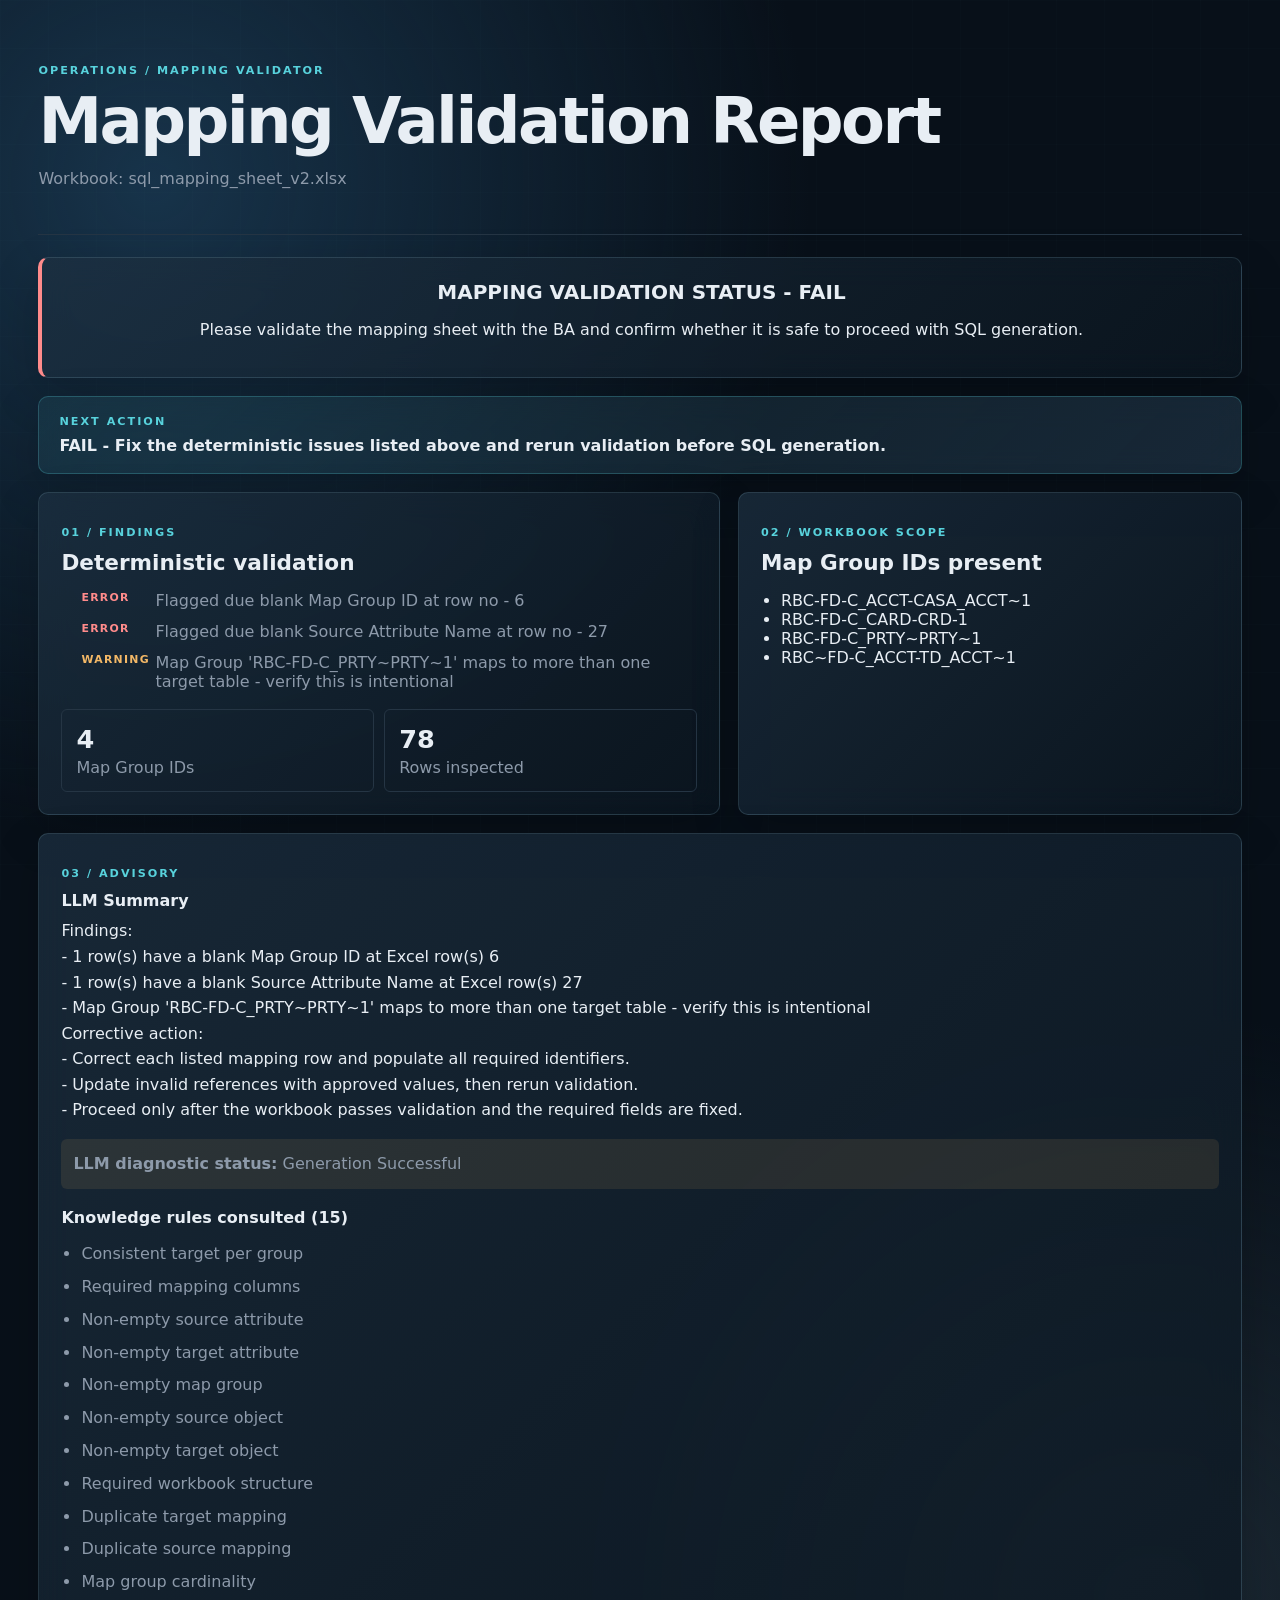
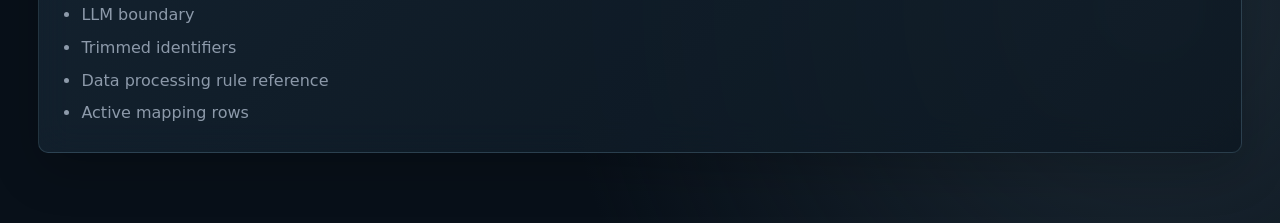
<file: output/report/mapping_validation_sql_mapping_sheet_v2.html>
<!doctype html><html lang="en"><head><meta charset="utf-8"><meta name="viewport" content="width=device-width,initial-scale=1"><title>Mapping Validation Report | AccelerateX</title><style>:root{font-family:"Segoe UI",system-ui,sans-serif;color:#e8eef4;background:#081019;--ink:#e8eef4;--muted:#8d9aaa;--line:#253544;--cyan:#58d2dc;--amber:#f3b867;--danger:#ff8b8b;--green:#7be0b5}*{box-sizing:border-box}body{margin:0;min-height:100vh;background:radial-gradient(circle at 12% 10%,#17334a 0,transparent 33%),radial-gradient(circle at 90% 88%,#1c2934 0,transparent 30%),#081019}body:before{content:"";position:fixed;inset:0;pointer-events:none;opacity:.24;background-image:linear-gradient(rgba(130,170,190,.08) 1px,transparent 1px),linear-gradient(90deg,rgba(130,170,190,.08) 1px,transparent 1px);background-size:48px 48px}main{width:min(100%,1080px);margin:0 auto;padding:42px 34px 70px;position:relative}header{padding:14px 0 30px;border-bottom:1px solid var(--line)}.eyebrow{color:var(--cyan);font-size:.7rem;font-weight:700;letter-spacing:.18em}h1{font-size:clamp(2rem,5vw,4.4rem);line-height:1;margin:12px 0 14px;letter-spacing:-.04em}h2{font-size:1.35rem;margin:0 0 10px}h3{font-size:1rem;margin:0 0 8px}.muted{color:var(--muted)}.status,.panel{background:linear-gradient(135deg,rgba(29,48,65,.74),rgba(11,22,32,.74));border:1px solid rgba(123,163,183,.22);border-radius:10px;padding:22px;box-shadow:0 18px 48px rgba(0,0,0,.2);backdrop-filter:blur(16px)}.status{margin-top:22px;border-left:4px solid var(--cyan);display:flex;flex-direction:column;justify-content:center;align-items:center;text-align:center}.status.failed{border-left-color:var(--danger)}.status.warning{border-left-color:var(--amber)}.status.passed{border-left-color:var(--green)}.status strong{font-size:1.25rem}.success{color:var(--green)}.warning{color:var(--amber)}.error{color:var(--danger)}.report-grid{display:grid;grid-template-columns:1.15fr .85fr;gap:18px;margin-top:18px}.panel{margin-top:18px}.report-grid .panel{margin-top:0}ul{padding-left:20px}.finding{display:flex;gap:12px;align-items:start;margin:12px 0}.finding span{font-size:.68rem;font-weight:800;letter-spacing:.12em;min-width:62px}.finding p{margin:0;color:var(--muted)}.stats{display:grid;grid-template-columns:repeat(2,1fr);gap:10px;margin-top:18px}.stat{border:1px solid var(--line);padding:14px;border-radius:6px;color:var(--muted)}.stat b{display:block;color:var(--ink);font-size:1.6rem;margin-bottom:4px}.knowledge-rule{padding:4px 0}.knowledge-rule p{color:var(--muted);line-height:1.5;margin:0}.knowledge-rule .rule-source{font-size:.78rem;color:var(--cyan);margin-bottom:6px}.diagnostic{padding:12px;border-radius:6px;background:rgba(243,184,103,.1)}@media(max-width:760px){main{padding:24px 18px 50px}.report-grid{display:block}.report-grid .panel{margin-top:18px}}main{width:100%;max-width:none;padding:clamp(24px,3vw,42px) clamp(18px,3vw,48px) 70px}.advisory-banner{background:linear-gradient(135deg,rgba(88,210,220,.09),rgba(29,48,65,.74));border:1px solid rgba(88,210,220,.25);border-radius:10px;padding:18px 20px;margin-top:18px}.advisory-banner h3{margin:6px 0 0}.advisory-banner .eyebrow{margin:0 0 8px}.advisory-copy{color:var(--ink);line-height:1.6}.advisory-copy strong{color:var(--ink)}.knowledge-rules{margin:0;padding-left:20px;color:var(--muted);line-height:1.55}.diagnostic{color:var(--muted)}.diagnostic b{color:inherit}</style></head><body><main><header><p class="eyebrow">OPERATIONS / MAPPING VALIDATOR</p><h1>Mapping Validation Report</h1><p class="muted">Workbook: sql_mapping_sheet_v2.xlsx</p></header><section class="status failed"><strong>MAPPING VALIDATION STATUS - FAIL</strong><p>Please validate the mapping sheet with the BA and confirm whether it is safe to proceed with SQL generation.</p></section><div class="panel advisory-banner"><p class="eyebrow">NEXT ACTION</p><h3>FAIL - Fix the deterministic issues listed above and rerun validation before SQL generation.</h3></div><div class="report-grid"><section class="panel"><p class="eyebrow">01 / FINDINGS</p><h2>Deterministic validation</h2><ul><li class="finding error"><span>ERROR</span><p>Flagged due blank Map Group ID at row no - 6</p></li><li class="finding error"><span>ERROR</span><p>Flagged due blank Source Attribute Name at row no - 27</p></li><li class="finding warning"><span>WARNING</span><p>Map Group &#x27;RBC-FD-C_PRTY~PRTY~1&#x27; maps to more than one target table - verify this is intentional</p></li></ul><div class="stats"><div class="stat"><b>4</b>Map Group IDs</div><div class="stat"><b>78</b>Rows inspected</div></div></section><section class="panel"><p class="eyebrow">02 / WORKBOOK SCOPE</p><h2>Map Group IDs present</h2><ul><li>RBC-FD-C_ACCT-CASA_ACCT~1</li><li>RBC-FD-C_CARD-CRD-1</li><li>RBC-FD-C_PRTY~PRTY~1</li><li>RBC~FD-C_ACCT-TD_ACCT~1</li></ul></section></div><section class="panel"><p class="eyebrow">03 / ADVISORY</p><h3>LLM Summary</h3><div class="advisory-copy">Findings:<br>- 1 row(s) have a blank Map Group ID at Excel row(s) 6<br>- 1 row(s) have a blank Source Attribute Name at Excel row(s) 27<br>- Map Group &#x27;RBC-FD-C_PRTY~PRTY~1&#x27; maps to more than one target table - verify this is intentional<br>Corrective action:<br>- Correct each listed mapping row and populate all required identifiers.<br>- Update invalid references with approved values, then rerun validation.<br>- Proceed only after the workbook passes validation and the required fields are fixed.</p><p class="diagnostic success"><b>LLM diagnostic status:</b> Generation Successful</p><h3>Knowledge rules consulted (15)</h3><ul class="knowledge-rules"><li class="knowledge-rule">Consistent target per group</li><li class="knowledge-rule">Required mapping columns</li><li class="knowledge-rule">Non-empty source attribute</li><li class="knowledge-rule">Non-empty target attribute</li><li class="knowledge-rule">Non-empty map group</li><li class="knowledge-rule">Non-empty source object</li><li class="knowledge-rule">Non-empty target object</li><li class="knowledge-rule">Required workbook structure</li><li class="knowledge-rule">Duplicate target mapping</li><li class="knowledge-rule">Duplicate source mapping</li><li class="knowledge-rule">Map group cardinality</li><li class="knowledge-rule">LLM boundary</li><li class="knowledge-rule">Trimmed identifiers</li><li class="knowledge-rule">Data processing rule reference</li><li class="knowledge-rule">Active mapping rows</li></ul></section></main></body></html>
</file>
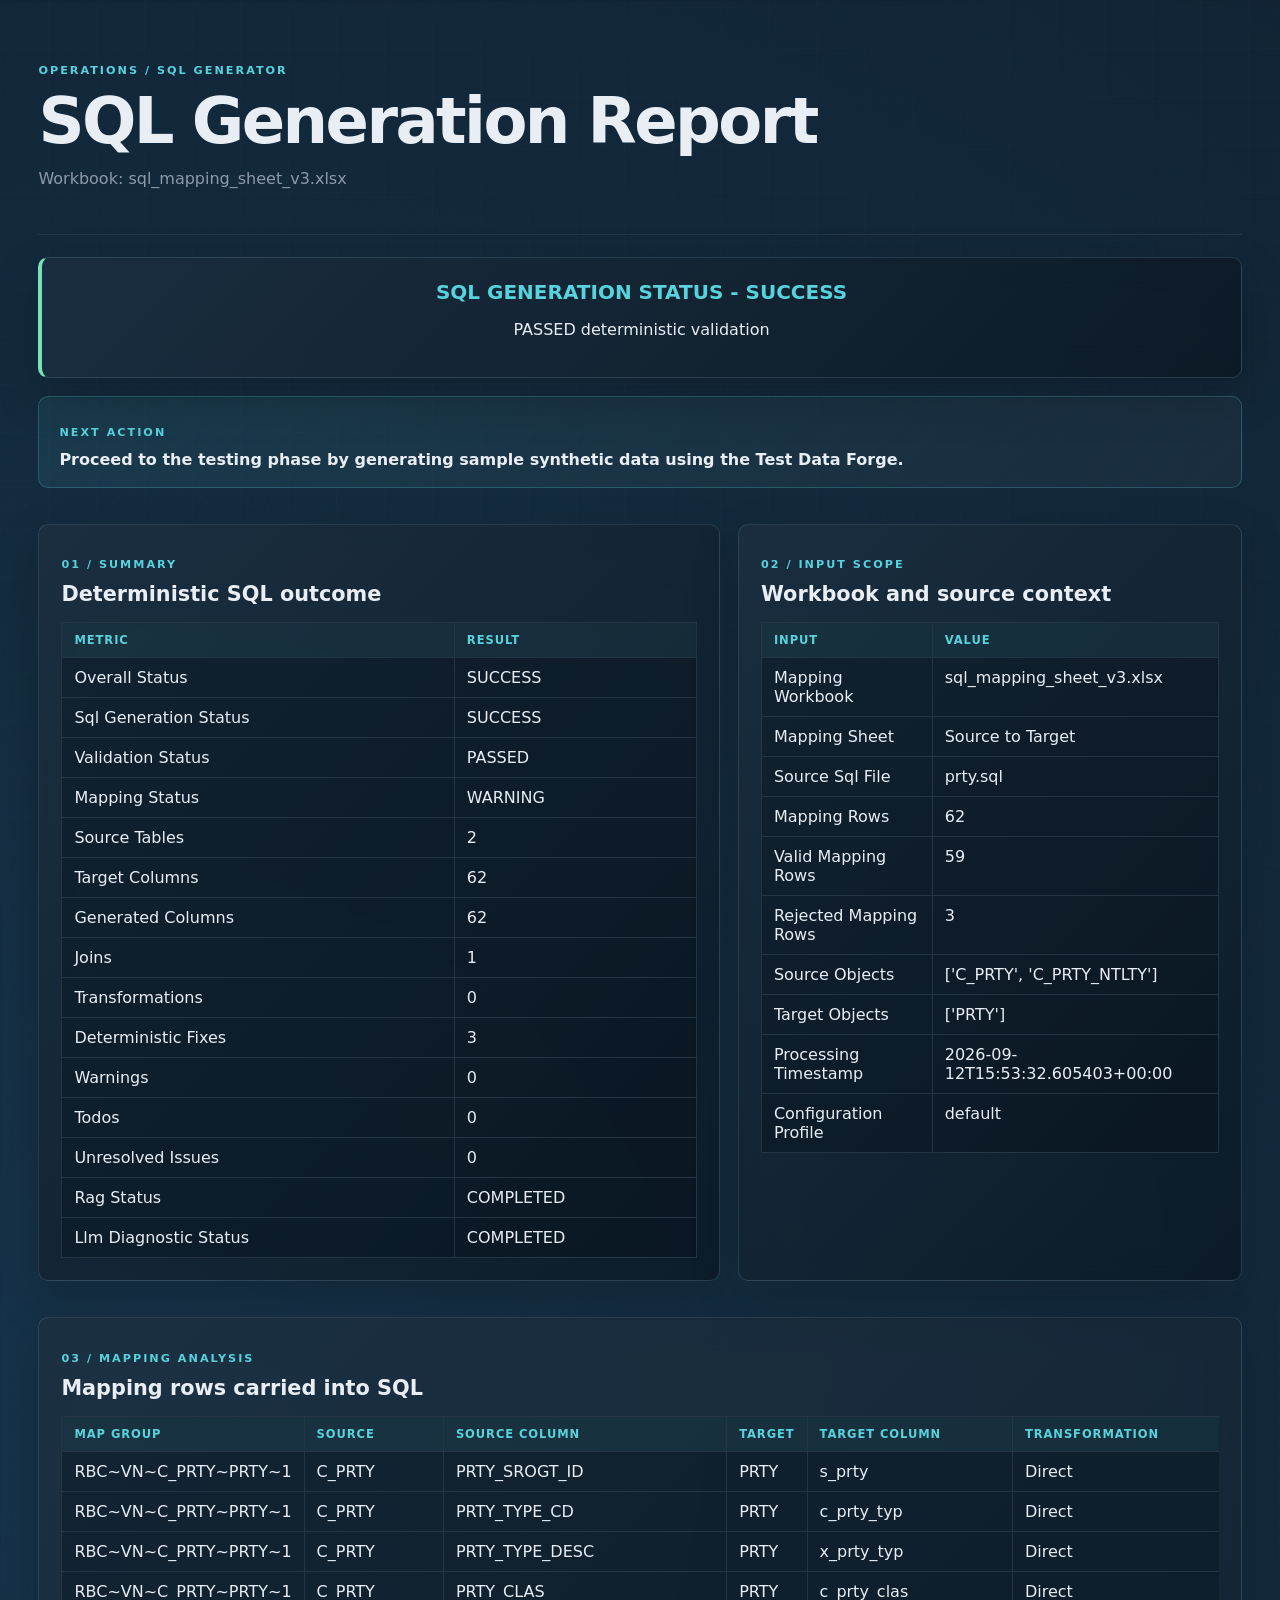
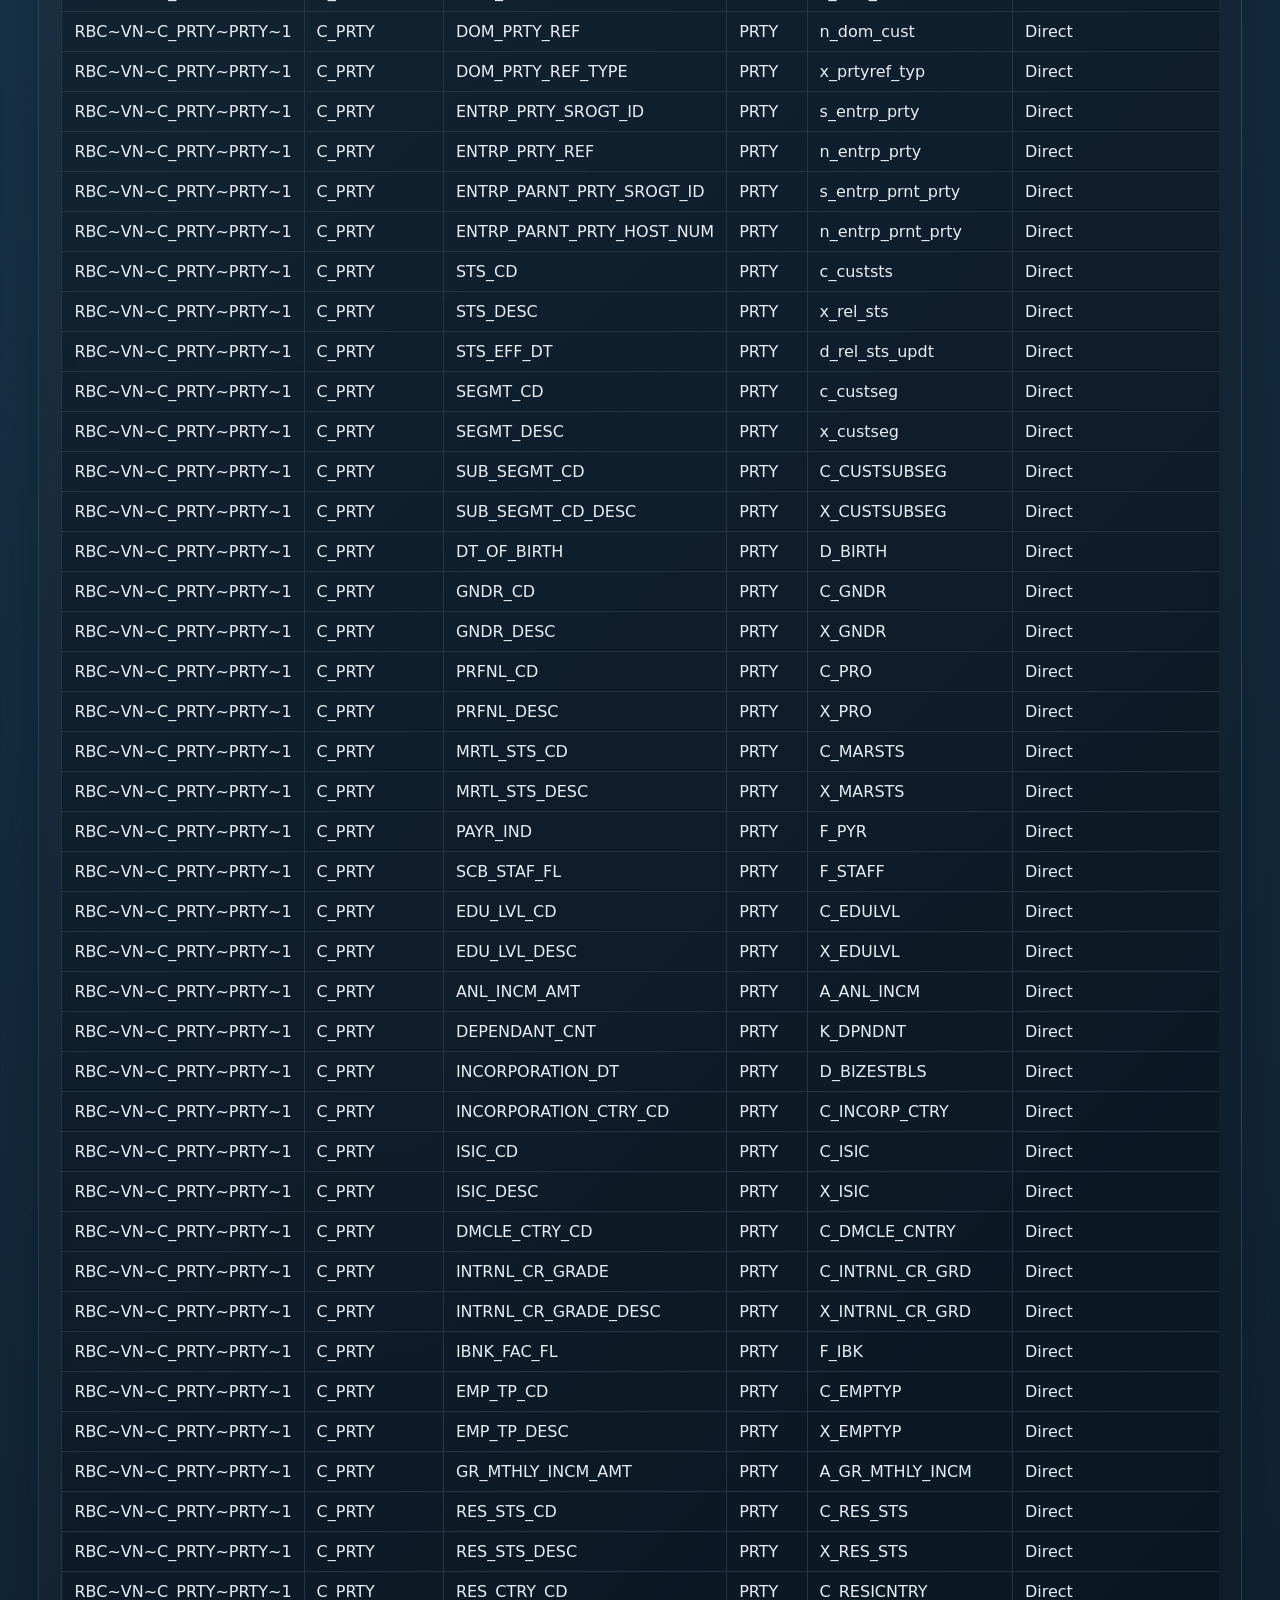
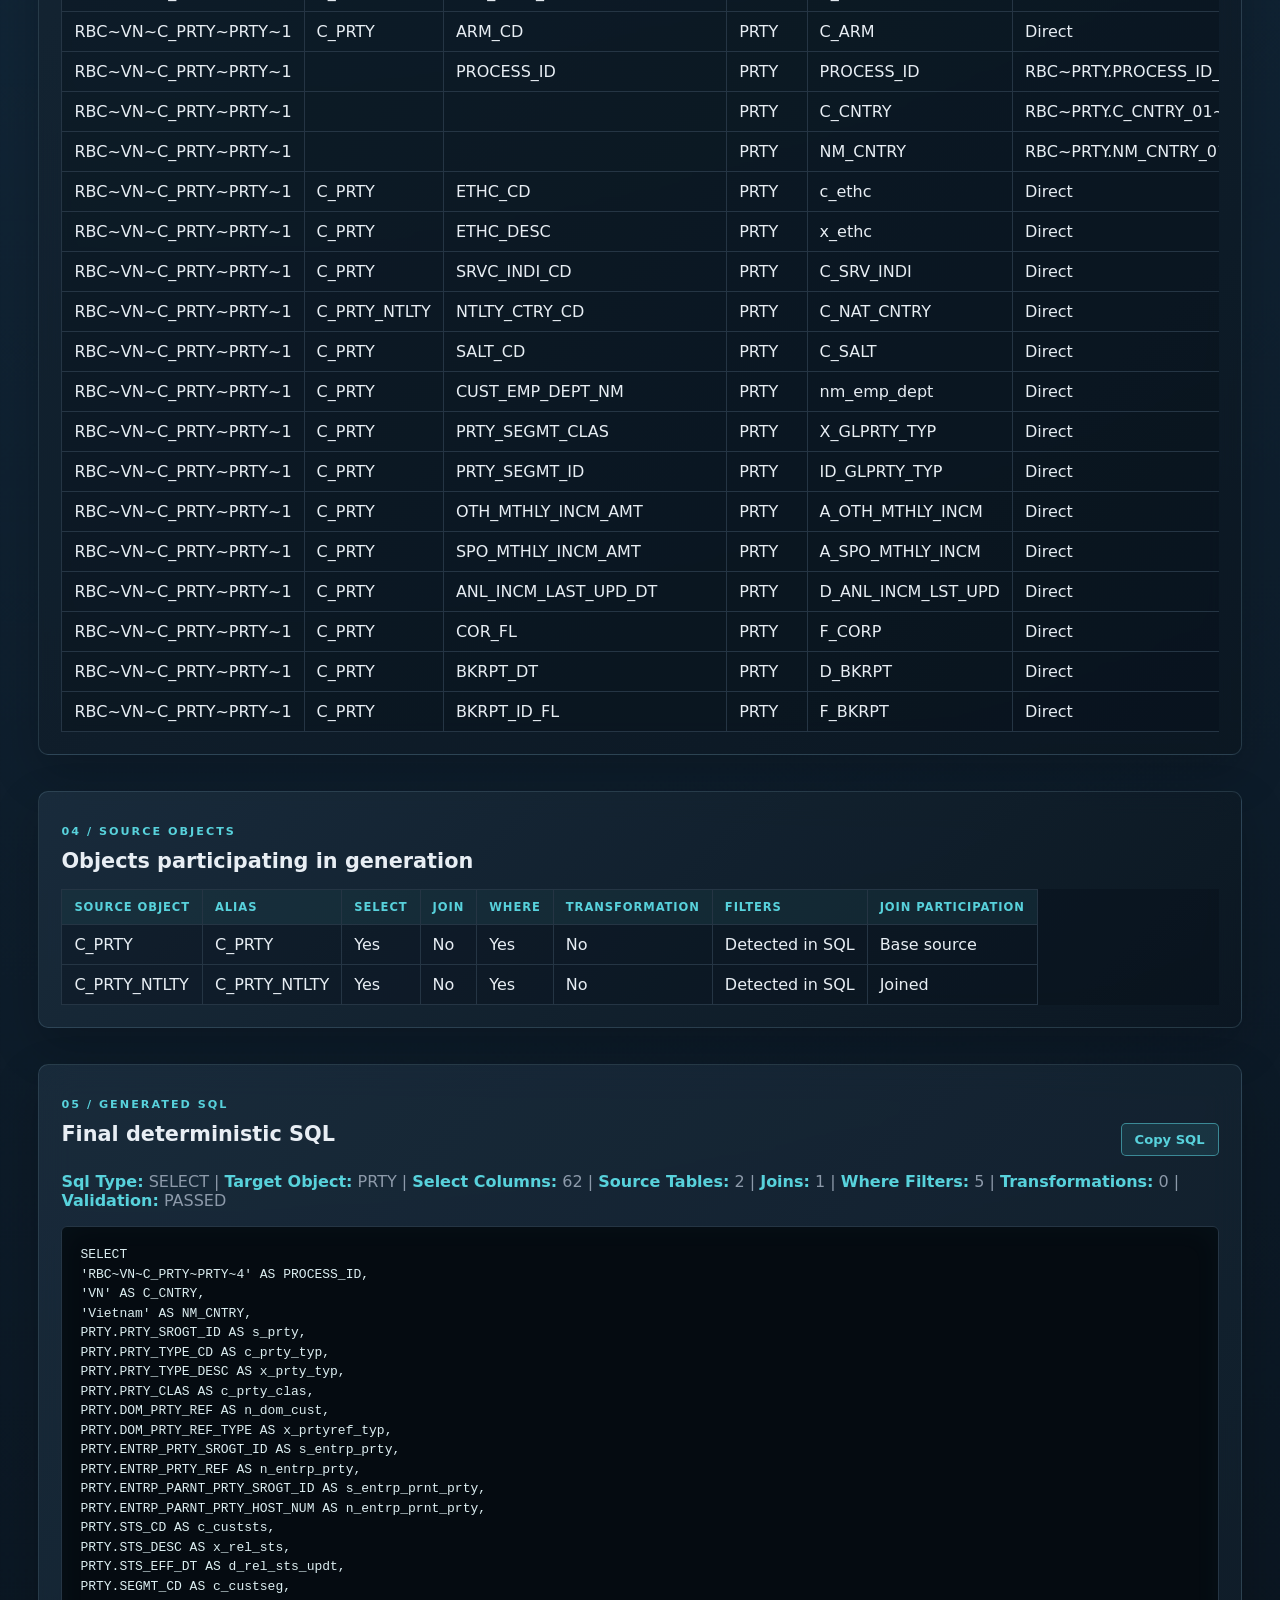
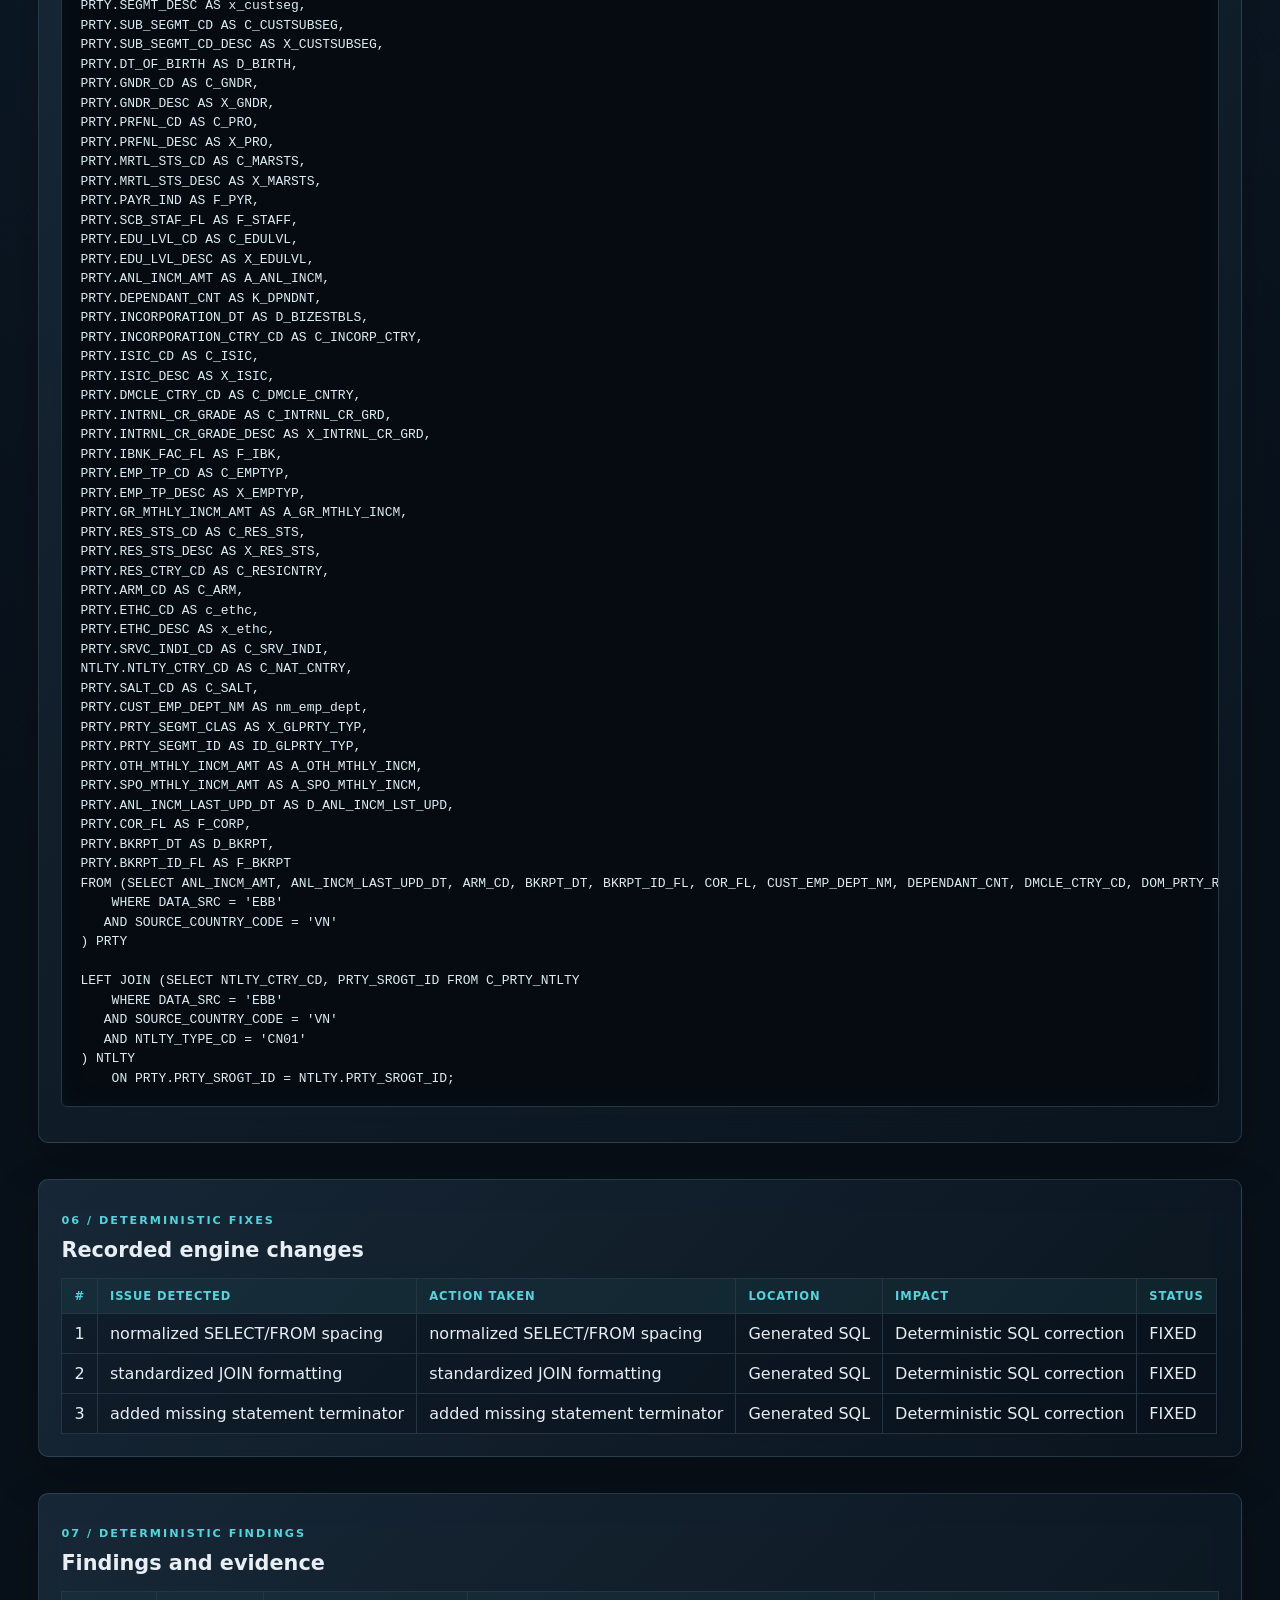
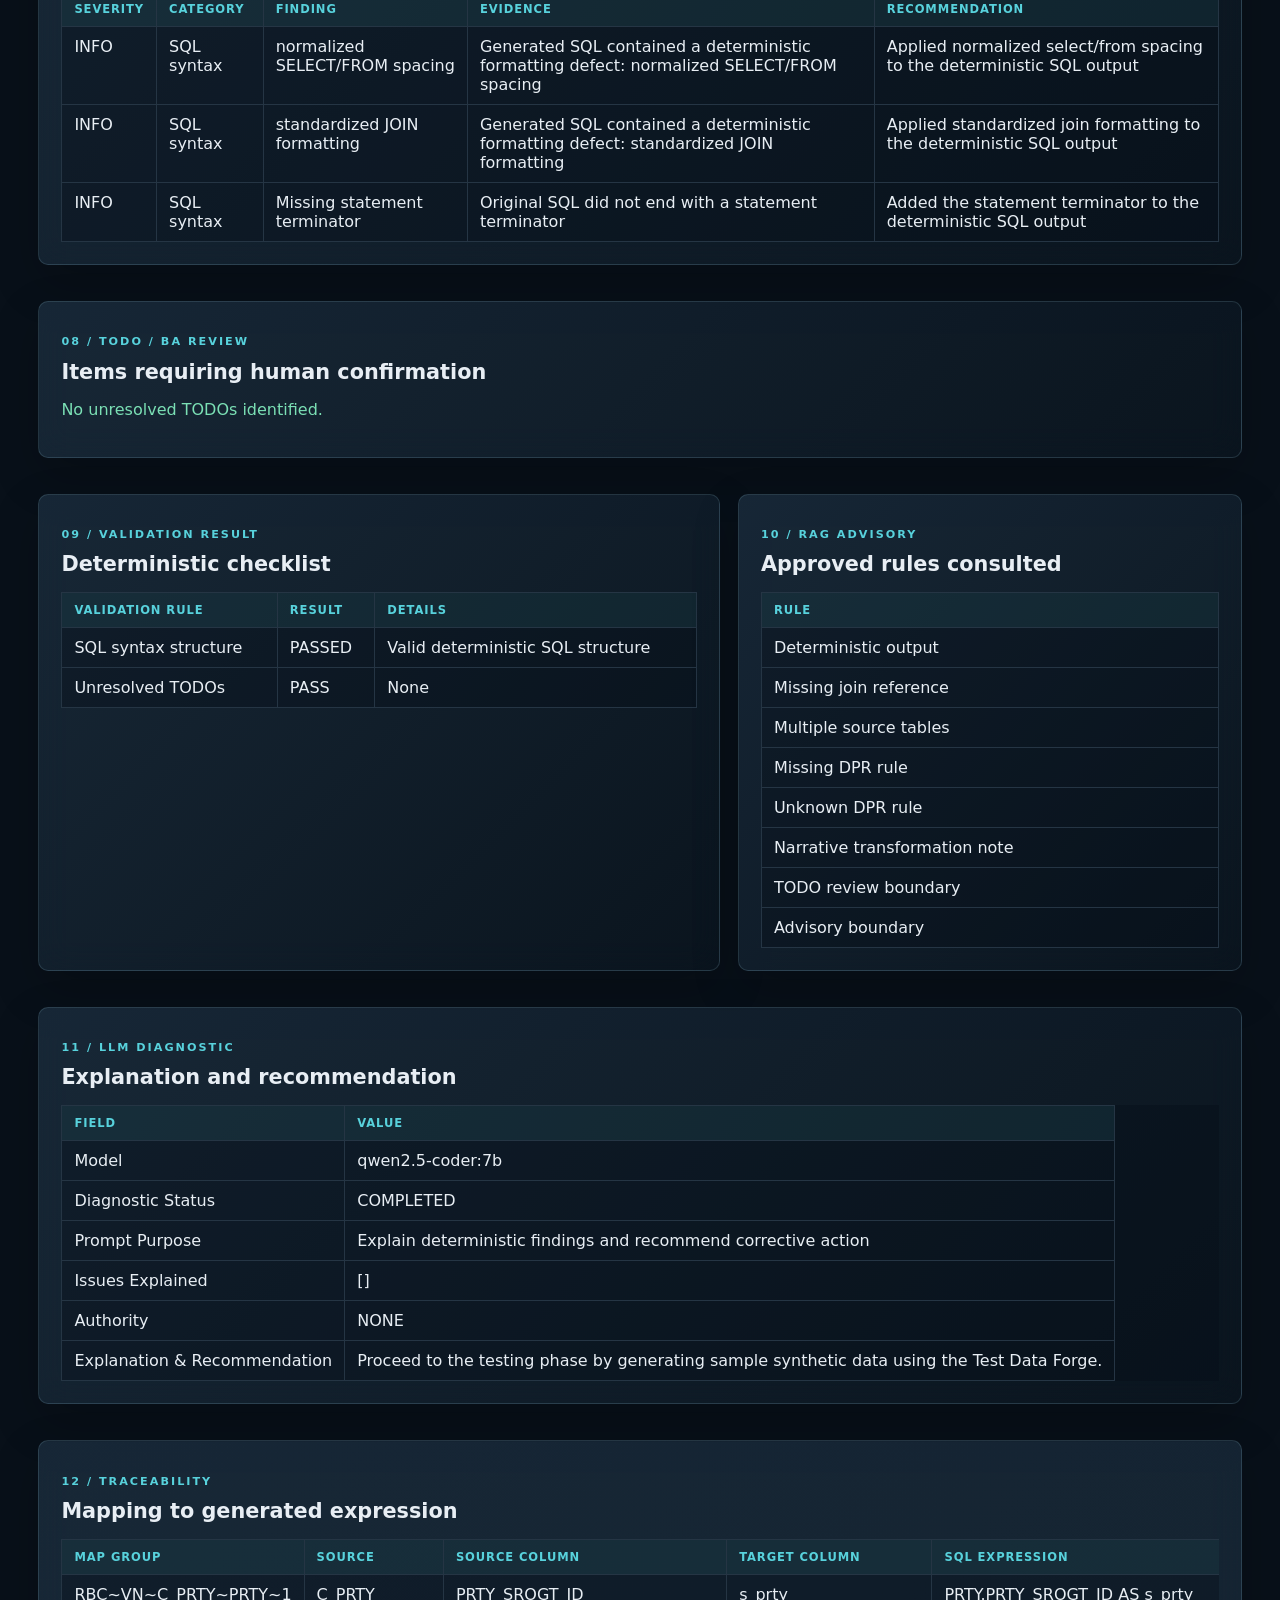
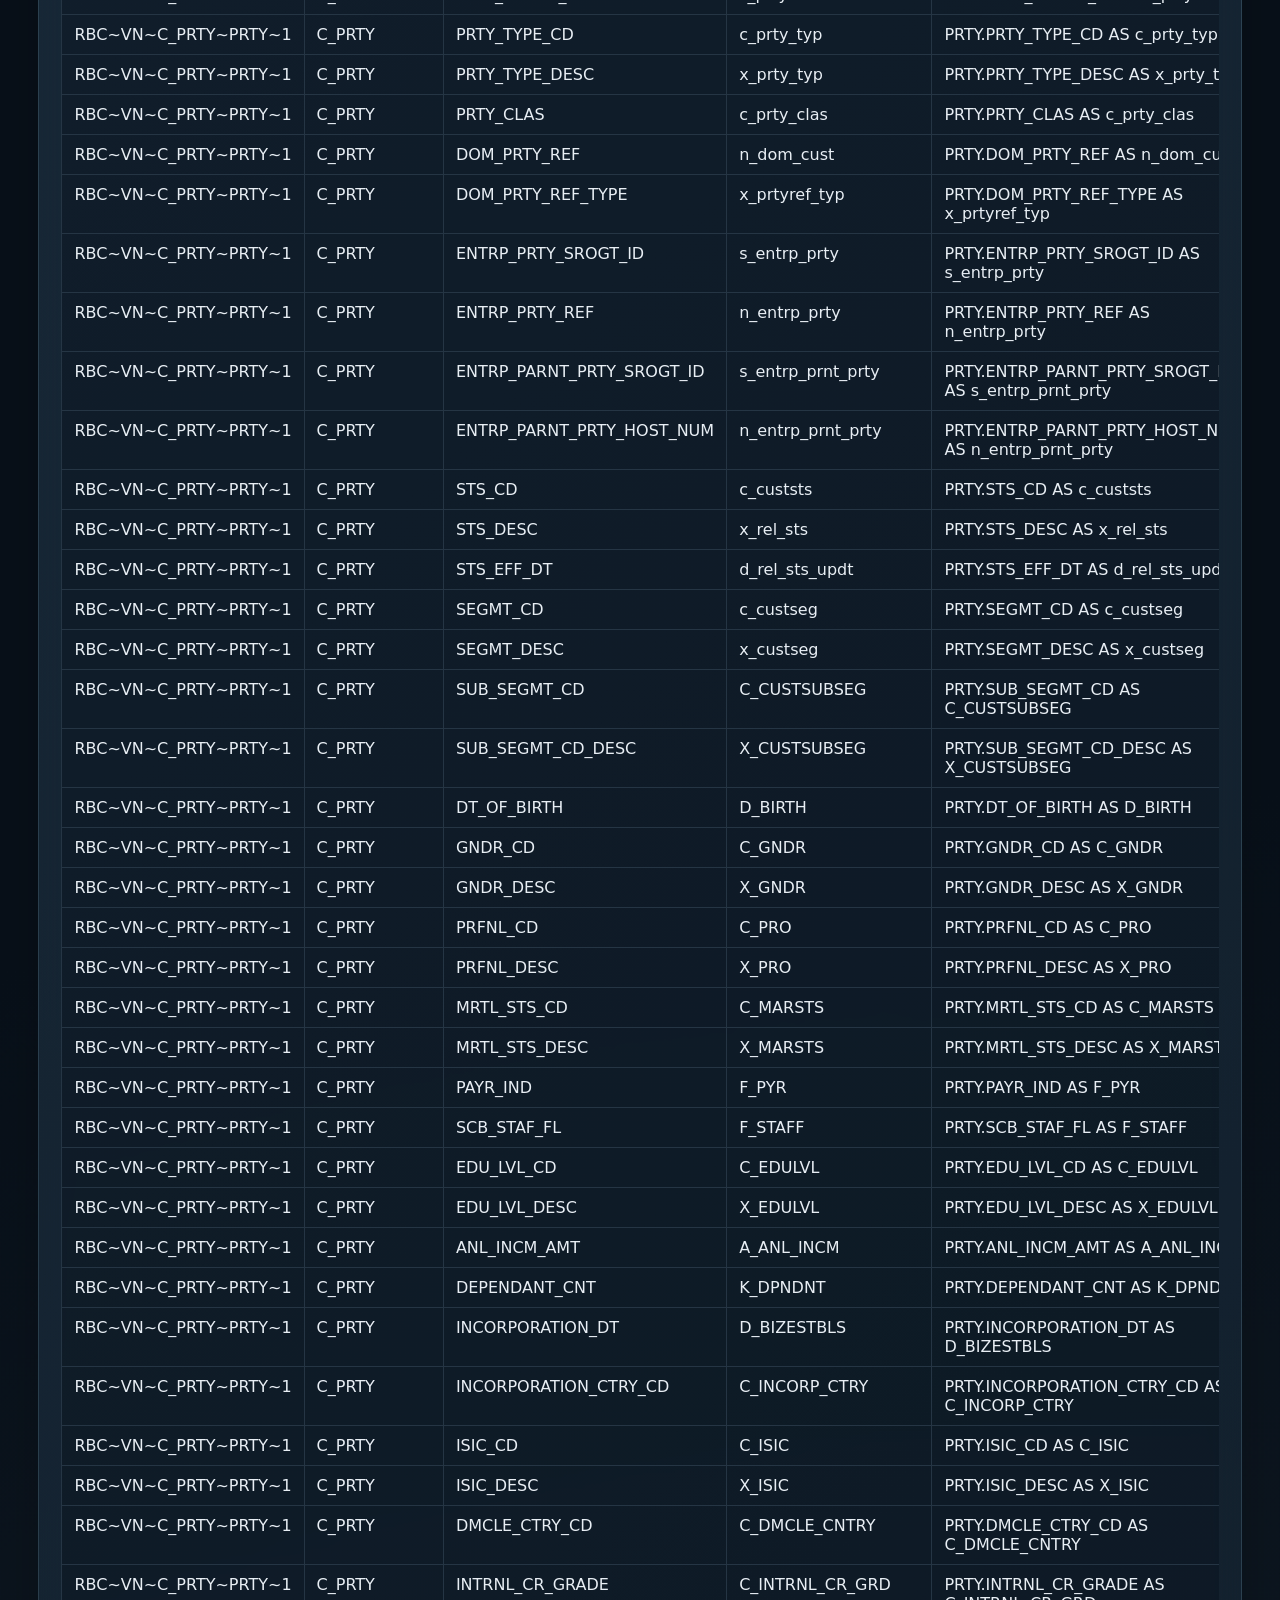
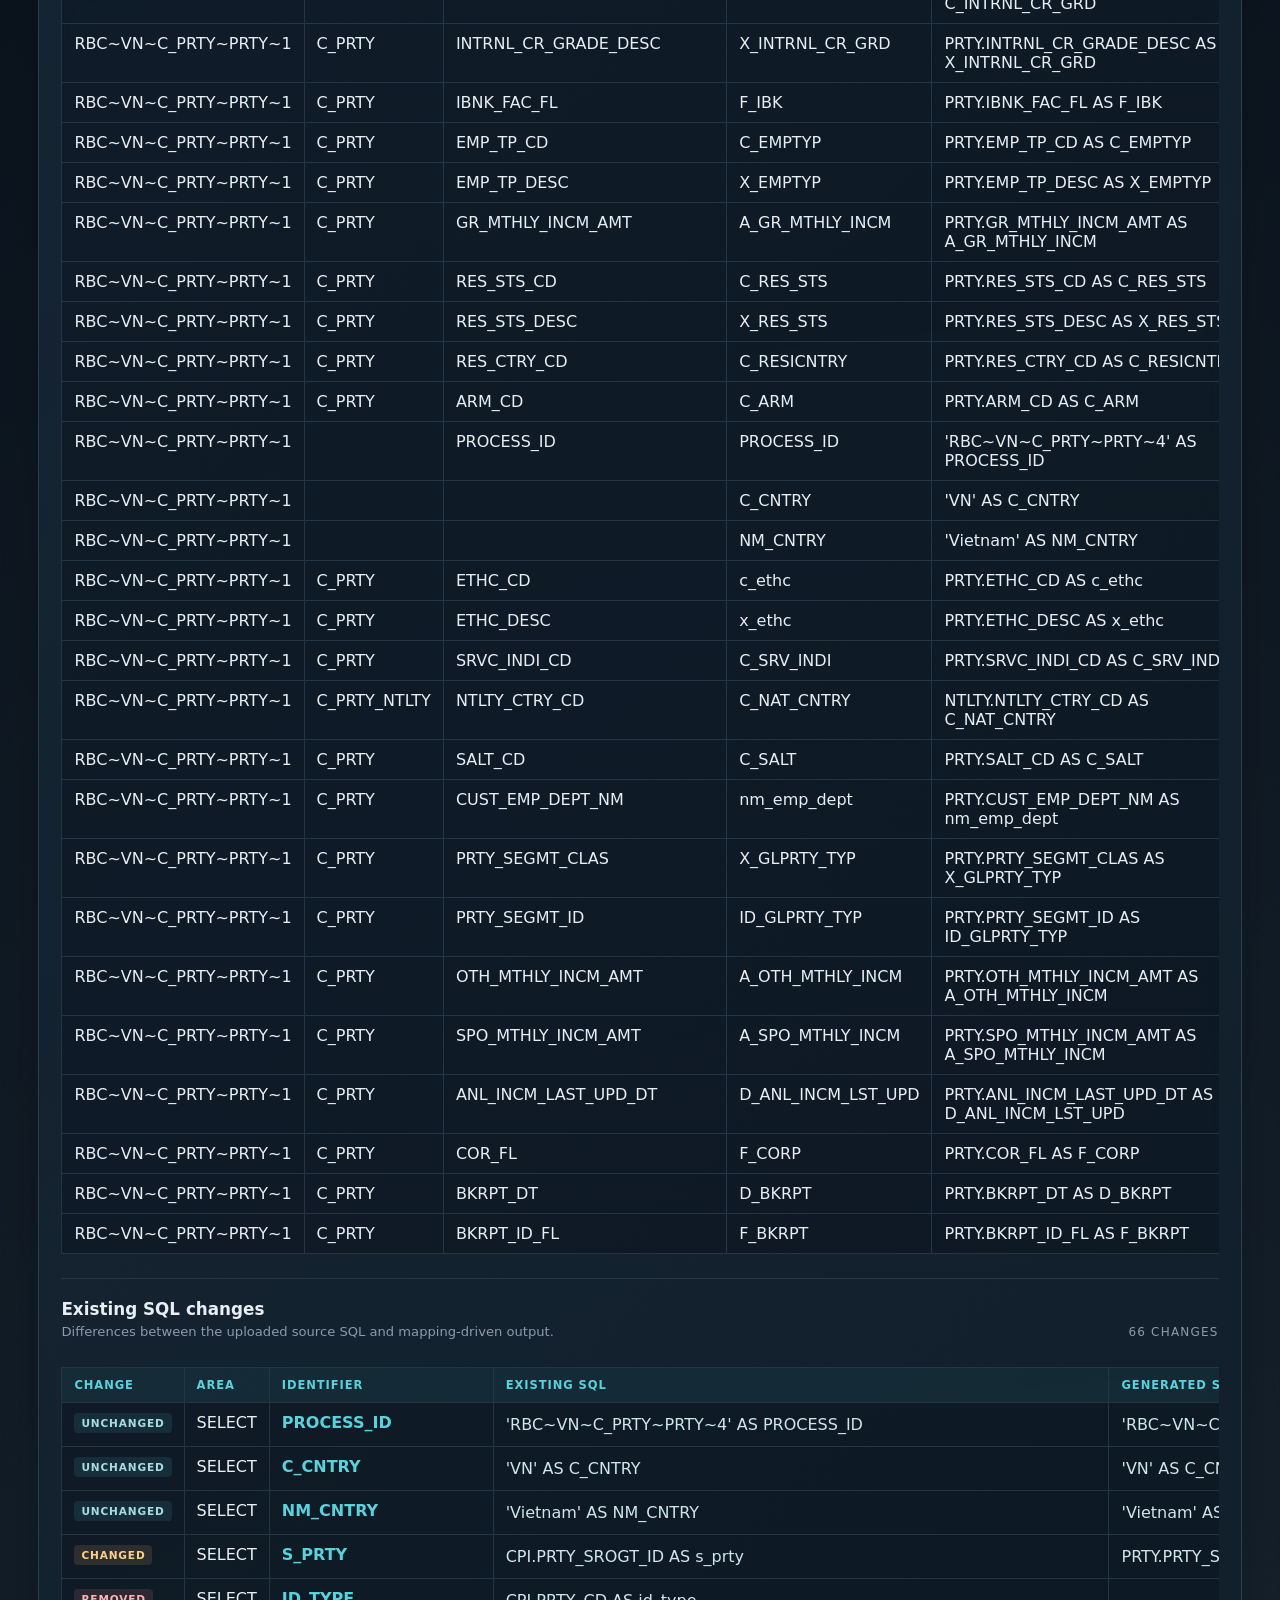
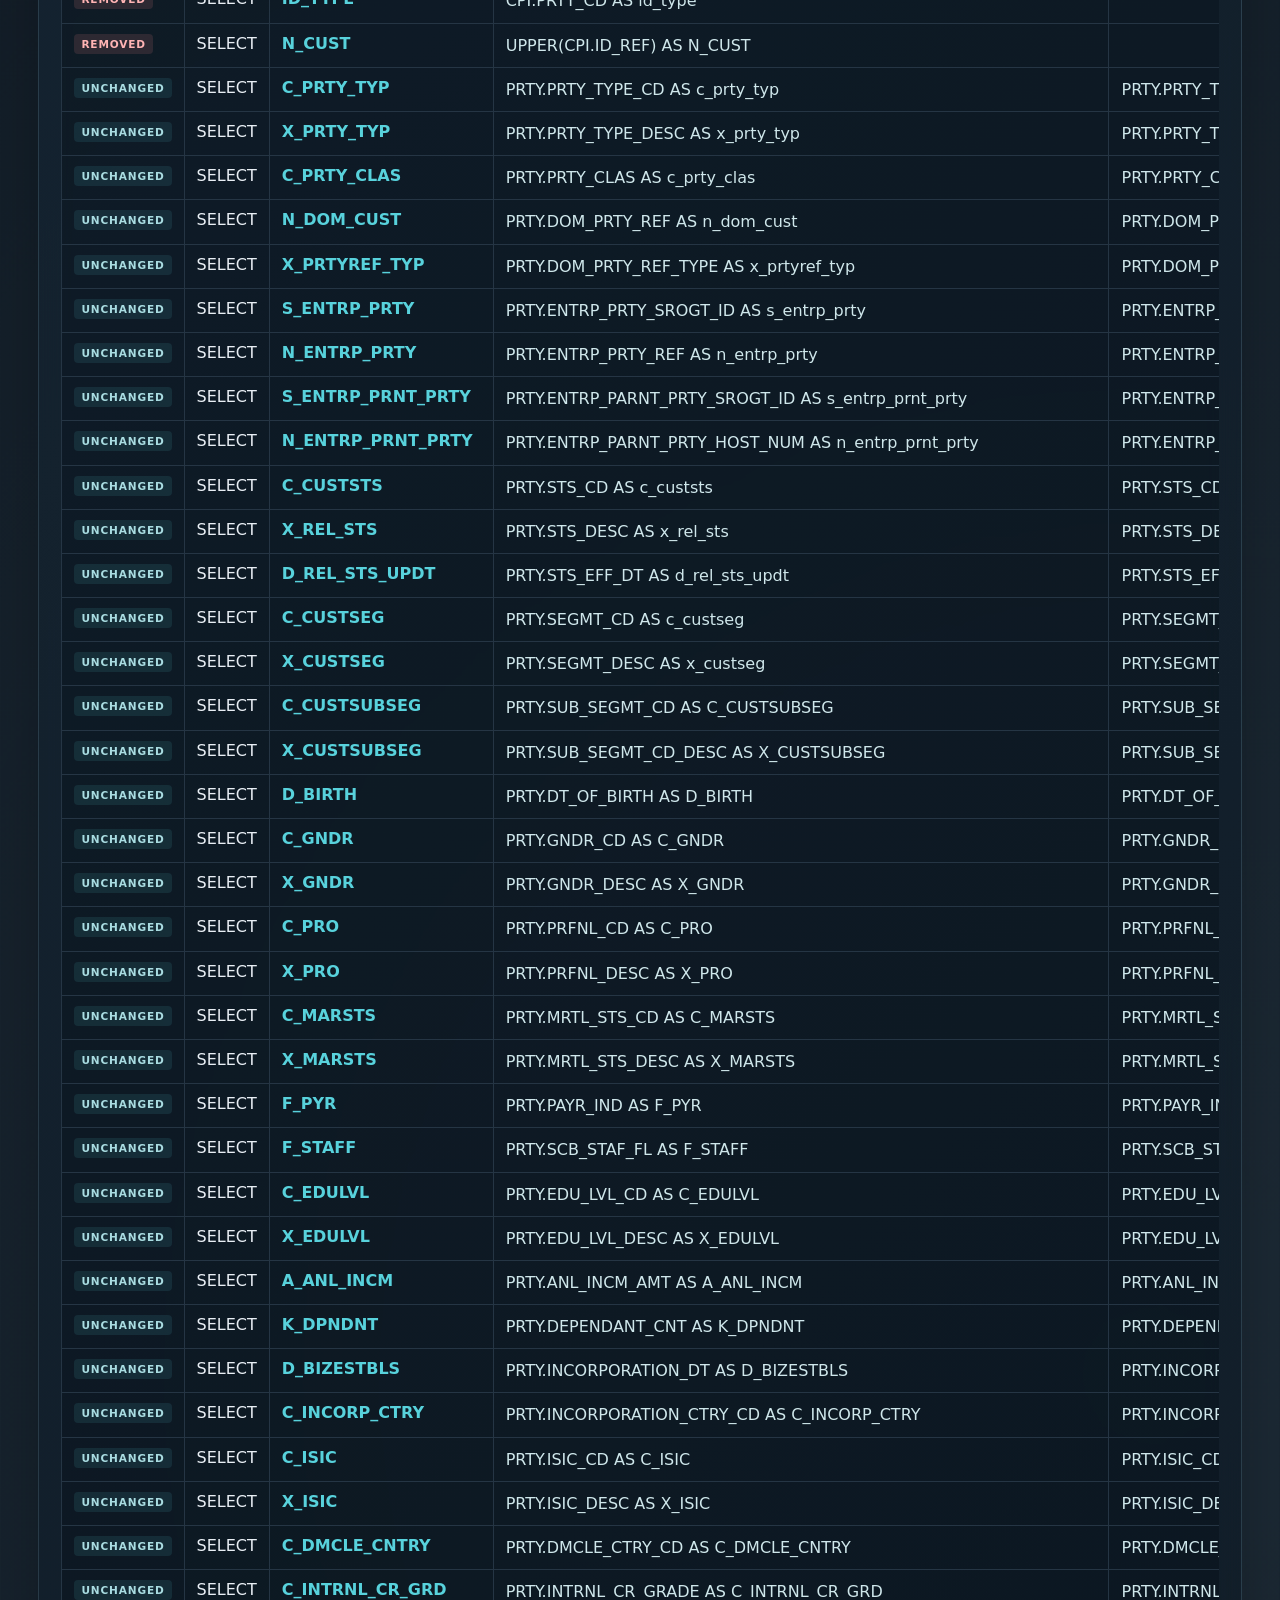
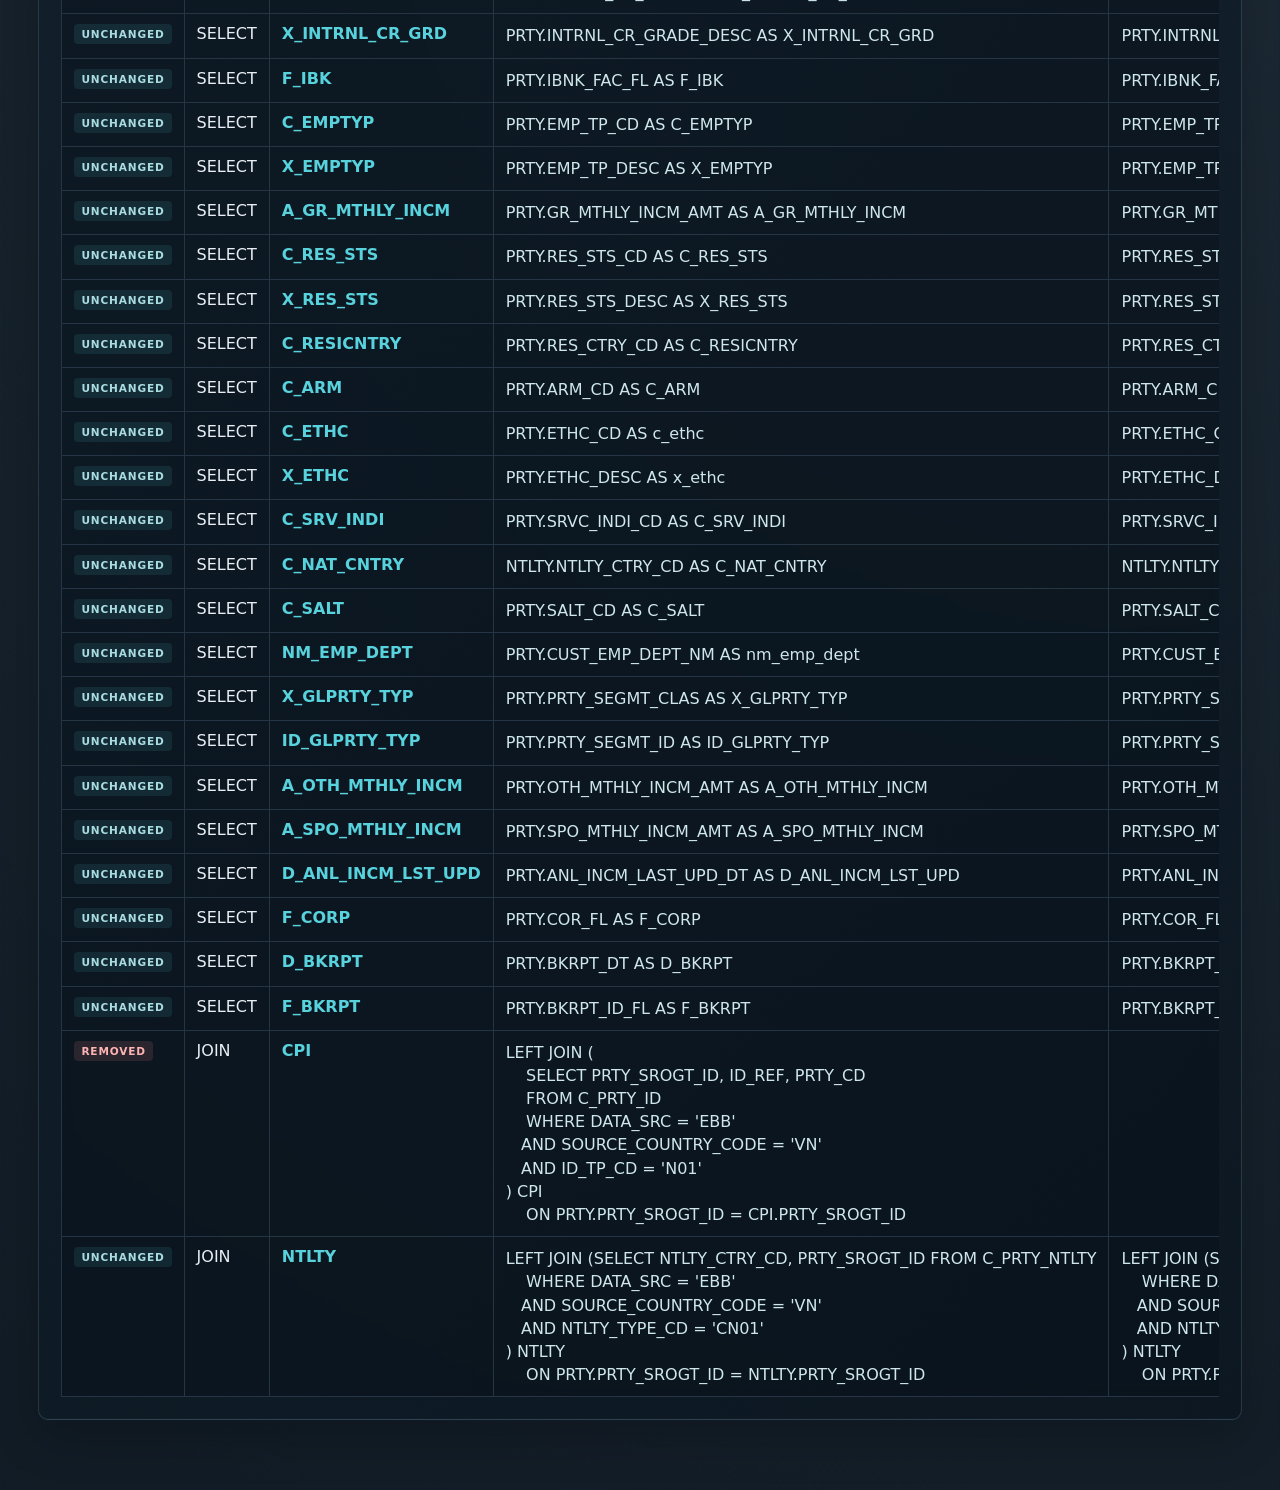
<file: output/report/prty_report.html>
<html><head><meta charset='utf-8'><meta name='viewport' content='width=device-width, initial-scale=1'><title>SQL Generation Report | AccelerateX</title><style>:root{font-family:'Segoe UI',system-ui,sans-serif;color:#e8eef4;background:#081019;--ink:#e8eef4;--muted:#8d9aaa;--line:#253544;--cyan:#58d2dc;--amber:#f3b867;--danger:#ff8b8b;--green:#7be0b5}*{box-sizing:border-box}body{margin:0;min-height:100vh;background:radial-gradient(circle at 12% 10%,#17334a 0,transparent 33%),radial-gradient(circle at 90% 88%,#1c2934 0,transparent 30%),#081019}body:before{content:'';position:fixed;inset:0;pointer-events:none;opacity:.24;background-image:linear-gradient(rgba(130,170,190,.08) 1px,transparent 1px),linear-gradient(90deg,rgba(130,170,190,.08) 1px,transparent 1px);background-size:48px 48px}main{width:min(100%,1440px);margin:0 auto;padding:42px 34px 70px;position:relative}header{padding:14px 0 30px;border-bottom:1px solid var(--line)}.eyebrow{color:var(--cyan);font-size:.7rem;font-weight:700;letter-spacing:.18em}h1{font-size:clamp(2rem,5vw,4.4rem);line-height:1;margin:12px 0 14px;letter-spacing:-.04em}h2{font-size:1.35rem;margin:0 0 10px}h3{font-size:1rem;margin:0 0 8px}.lead,.muted,.empty{color:var(--muted)}.status,.panel{background:linear-gradient(135deg,rgba(29,48,65,.74),rgba(11,22,32,.74));border:1px solid rgba(123,163,183,.22);border-radius:10px;padding:22px;box-shadow:0 18px 48px rgba(0,0,0,.2);backdrop-filter:blur(16px)}.status{margin-top:22px;border-left:4px solid var(--cyan);display:flex;flex-direction:column;justify-content:center;align-items:center;text-align:center}.status.failed{border-left-color:var(--danger)}.status.warning{border-left-color:var(--amber)}.status.passed{border-left-color:var(--green)}.status strong{font-size:1.25rem}.success{color:var(--green)}.warning{color:var(--amber)}.error{color:var(--danger)}.advisory-banner{background:linear-gradient(135deg,rgba(88,210,220,.09),rgba(29,48,65,.74));border:1px solid rgba(88,210,220,.25);border-radius:10px;padding:18px 20px;margin-top:18px}.advisory-banner h3{margin:6px 0 0}.report-grid{display:grid;grid-template-columns:1.15fr .85fr;gap:18px;margin-top:18px}.report-grid .wide{grid-column:1/-1}.panel{margin-top:18px}.panel h2{font-size:1.3rem}.panel table{margin-top:16px}table{width:100%;border-collapse:collapse;margin:0;display:block;overflow-x:auto;background:rgba(5,14,23,.34)}.compact-table{display:table;width:100%;min-width:340px;max-width:100%}.trace-table{min-width:0}th,td{border:1px solid var(--line);padding:10px 12px;text-align:left;vertical-align:top;white-space:normal}th{background:rgba(88,210,220,.09);color:var(--cyan);font-size:.72rem;letter-spacing:.08em;text-transform:uppercase;white-space:nowrap}td{color:var(--ink)}pre{background:#050b11;color:#dceef1;border:1px solid var(--line);padding:18px;overflow:auto;border-radius:6px;line-height:1.5}.sql{box-shadow:inset 0 0 30px rgba(88,210,220,.04)}strong{color:var(--cyan)}.change-log{margin-top:24px;padding-top:20px;border-top:1px solid var(--line)}.change-log-heading{display:flex;align-items:end;justify-content:space-between;gap:16px;margin-bottom:12px}.change-log-heading h3{margin:0;font-size:1.05rem}.change-log-heading .muted{margin:5px 0 0;font-size:.82rem}.change-count{color:var(--muted);font-size:.75rem;text-transform:uppercase;letter-spacing:.1em}.change-table-wrap{width:100%;overflow-x:auto}.change-table{display:table;width:max-content;min-width:100%;table-layout:auto}.change-table th,.change-table td{padding:10px 12px}.change-table th:nth-child(1){min-width:112px}.change-table th:nth-child(2){min-width:76px}.change-table th:nth-child(3){min-width:150px}.change-table th:nth-child(4),.change-table th:nth-child(5){min-width:280px}.change-table code{display:block;white-space:pre-wrap;overflow-wrap:anywhere;color:#cfe7eb;font:inherit;line-height:1.45}.change-badge{display:inline-block;padding:4px 7px;border-radius:4px;font-size:.66rem;font-weight:800;letter-spacing:.08em}.change-removed{color:#ffb4b4;background:rgba(255,139,139,.13)}.change-changed{color:#ffd08d;background:rgba(243,184,103,.13)}.change-added{color:#a8f0cf;background:rgba(123,224,181,.13)}.change-unchanged{color:#a9dce1;background:rgba(88,210,220,.1)}@media(max-width:800px){main{padding:32px 20px 54px}.report-grid{display:block}.panel{margin-top:16px}.change-log-heading{align-items:start;flex-direction:column}h1{font-size:3rem}.compact-table{width:100%}.change-table{display:table;min-width:860px}}</style></head><body><main><header><p class='eyebrow'>OPERATIONS / SQL GENERATOR</p><h1>SQL Generation Report</h1><p class='lead'>Workbook: sql_mapping_sheet_v3.xlsx</p></header><section class='status passed'><strong>SQL GENERATION STATUS - SUCCESS</strong><p>PASSED deterministic validation</p></section><div class='advisory-banner'><p class='eyebrow'>NEXT ACTION</p><h3>Proceed to the testing phase by generating sample synthetic data using the Test Data Forge.</h3></div><div class='report-grid'><style>main{width:100%;max-width:none;padding:clamp(24px,3vw,42px) clamp(18px,3vw,48px) 70px}</style><section class='panel'><p class='eyebrow'>01 / SUMMARY</p><h2>Deterministic SQL outcome</h2><table class='compact-table'><thead><tr><th>Metric</th><th>Result</th></tr></thead><tbody><tr><td>Overall Status</td><td>SUCCESS</td></tr><tr><td>Sql Generation Status</td><td>SUCCESS</td></tr><tr><td>Validation Status</td><td>PASSED</td></tr><tr><td>Mapping Status</td><td>WARNING</td></tr><tr><td>Source Tables</td><td>2</td></tr><tr><td>Target Columns</td><td>62</td></tr><tr><td>Generated Columns</td><td>62</td></tr><tr><td>Joins</td><td>1</td></tr><tr><td>Transformations</td><td>0</td></tr><tr><td>Deterministic Fixes</td><td>3</td></tr><tr><td>Warnings</td><td>0</td></tr><tr><td>Todos</td><td>0</td></tr><tr><td>Unresolved Issues</td><td>0</td></tr><tr><td>Rag Status</td><td>COMPLETED</td></tr><tr><td>Llm Diagnostic Status</td><td>COMPLETED</td></tr></tbody></table></section><section class='panel'><p class='eyebrow'>02 / INPUT SCOPE</p><h2>Workbook and source context</h2><table><thead><tr><th>Input</th><th>Value</th></tr></thead><tbody><tr><td>Mapping Workbook</td><td>sql_mapping_sheet_v3.xlsx</td></tr><tr><td>Mapping Sheet</td><td>Source to Target</td></tr><tr><td>Source Sql File</td><td>prty.sql</td></tr><tr><td>Mapping Rows</td><td>62</td></tr><tr><td>Valid Mapping Rows</td><td>59</td></tr><tr><td>Rejected Mapping Rows</td><td>3</td></tr><tr><td>Source Objects</td><td>[&#x27;C_PRTY&#x27;, &#x27;C_PRTY_NTLTY&#x27;]</td></tr><tr><td>Target Objects</td><td>[&#x27;PRTY&#x27;]</td></tr><tr><td>Processing Timestamp</td><td>2026-09-12T15:53:32.605403+00:00</td></tr><tr><td>Configuration Profile</td><td>default</td></tr></tbody></table></section><section class='panel wide'><p class='eyebrow'>03 / MAPPING ANALYSIS</p><h2>Mapping rows carried into SQL</h2><table><thead><tr><th>Map Group</th><th>Source</th><th>Source Column</th><th>Target</th><th>Target Column</th><th>Transformation</th><th>Join Dependency</th><th>Status</th></tr></thead><tbody><tr><td>RBC~VN~C_PRTY~PRTY~1</td><td>C_PRTY</td><td>PRTY_SROGT_ID</td><td>PRTY</td><td>s_prty</td><td>Direct</td><td>Yes</td><td>PASS</td></tr><tr><td>RBC~VN~C_PRTY~PRTY~1</td><td>C_PRTY</td><td>PRTY_TYPE_CD</td><td>PRTY</td><td>c_prty_typ</td><td>Direct</td><td>Yes</td><td>PASS</td></tr><tr><td>RBC~VN~C_PRTY~PRTY~1</td><td>C_PRTY</td><td>PRTY_TYPE_DESC</td><td>PRTY</td><td>x_prty_typ</td><td>Direct</td><td>Yes</td><td>PASS</td></tr><tr><td>RBC~VN~C_PRTY~PRTY~1</td><td>C_PRTY</td><td>PRTY_CLAS</td><td>PRTY</td><td>c_prty_clas</td><td>Direct</td><td>Yes</td><td>PASS</td></tr><tr><td>RBC~VN~C_PRTY~PRTY~1</td><td>C_PRTY</td><td>DOM_PRTY_REF</td><td>PRTY</td><td>n_dom_cust</td><td>Direct</td><td>Yes</td><td>PASS</td></tr><tr><td>RBC~VN~C_PRTY~PRTY~1</td><td>C_PRTY</td><td>DOM_PRTY_REF_TYPE</td><td>PRTY</td><td>x_prtyref_typ</td><td>Direct</td><td>Yes</td><td>PASS</td></tr><tr><td>RBC~VN~C_PRTY~PRTY~1</td><td>C_PRTY</td><td>ENTRP_PRTY_SROGT_ID</td><td>PRTY</td><td>s_entrp_prty</td><td>Direct</td><td>Yes</td><td>PASS</td></tr><tr><td>RBC~VN~C_PRTY~PRTY~1</td><td>C_PRTY</td><td>ENTRP_PRTY_REF</td><td>PRTY</td><td>n_entrp_prty</td><td>Direct</td><td>Yes</td><td>PASS</td></tr><tr><td>RBC~VN~C_PRTY~PRTY~1</td><td>C_PRTY</td><td>ENTRP_PARNT_PRTY_SROGT_ID</td><td>PRTY</td><td>s_entrp_prnt_prty</td><td>Direct</td><td>Yes</td><td>PASS</td></tr><tr><td>RBC~VN~C_PRTY~PRTY~1</td><td>C_PRTY</td><td>ENTRP_PARNT_PRTY_HOST_NUM</td><td>PRTY</td><td>n_entrp_prnt_prty</td><td>Direct</td><td>Yes</td><td>PASS</td></tr><tr><td>RBC~VN~C_PRTY~PRTY~1</td><td>C_PRTY</td><td>STS_CD</td><td>PRTY</td><td>c_custsts</td><td>Direct</td><td>Yes</td><td>PASS</td></tr><tr><td>RBC~VN~C_PRTY~PRTY~1</td><td>C_PRTY</td><td>STS_DESC</td><td>PRTY</td><td>x_rel_sts</td><td>Direct</td><td>Yes</td><td>PASS</td></tr><tr><td>RBC~VN~C_PRTY~PRTY~1</td><td>C_PRTY</td><td>STS_EFF_DT</td><td>PRTY</td><td>d_rel_sts_updt</td><td>Direct</td><td>Yes</td><td>PASS</td></tr><tr><td>RBC~VN~C_PRTY~PRTY~1</td><td>C_PRTY</td><td>SEGMT_CD</td><td>PRTY</td><td>c_custseg</td><td>Direct</td><td>Yes</td><td>PASS</td></tr><tr><td>RBC~VN~C_PRTY~PRTY~1</td><td>C_PRTY</td><td>SEGMT_DESC</td><td>PRTY</td><td>x_custseg</td><td>Direct</td><td>Yes</td><td>PASS</td></tr><tr><td>RBC~VN~C_PRTY~PRTY~1</td><td>C_PRTY</td><td>SUB_SEGMT_CD</td><td>PRTY</td><td>C_CUSTSUBSEG</td><td>Direct</td><td>Yes</td><td>PASS</td></tr><tr><td>RBC~VN~C_PRTY~PRTY~1</td><td>C_PRTY</td><td>SUB_SEGMT_CD_DESC</td><td>PRTY</td><td>X_CUSTSUBSEG</td><td>Direct</td><td>Yes</td><td>PASS</td></tr><tr><td>RBC~VN~C_PRTY~PRTY~1</td><td>C_PRTY</td><td>DT_OF_BIRTH</td><td>PRTY</td><td>D_BIRTH</td><td>Direct</td><td>Yes</td><td>PASS</td></tr><tr><td>RBC~VN~C_PRTY~PRTY~1</td><td>C_PRTY</td><td>GNDR_CD</td><td>PRTY</td><td>C_GNDR</td><td>Direct</td><td>Yes</td><td>PASS</td></tr><tr><td>RBC~VN~C_PRTY~PRTY~1</td><td>C_PRTY</td><td>GNDR_DESC</td><td>PRTY</td><td>X_GNDR</td><td>Direct</td><td>Yes</td><td>PASS</td></tr><tr><td>RBC~VN~C_PRTY~PRTY~1</td><td>C_PRTY</td><td>PRFNL_CD</td><td>PRTY</td><td>C_PRO</td><td>Direct</td><td>Yes</td><td>PASS</td></tr><tr><td>RBC~VN~C_PRTY~PRTY~1</td><td>C_PRTY</td><td>PRFNL_DESC</td><td>PRTY</td><td>X_PRO</td><td>Direct</td><td>Yes</td><td>PASS</td></tr><tr><td>RBC~VN~C_PRTY~PRTY~1</td><td>C_PRTY</td><td>MRTL_STS_CD</td><td>PRTY</td><td>C_MARSTS</td><td>Direct</td><td>Yes</td><td>PASS</td></tr><tr><td>RBC~VN~C_PRTY~PRTY~1</td><td>C_PRTY</td><td>MRTL_STS_DESC</td><td>PRTY</td><td>X_MARSTS</td><td>Direct</td><td>Yes</td><td>PASS</td></tr><tr><td>RBC~VN~C_PRTY~PRTY~1</td><td>C_PRTY</td><td>PAYR_IND</td><td>PRTY</td><td>F_PYR</td><td>Direct</td><td>Yes</td><td>PASS</td></tr><tr><td>RBC~VN~C_PRTY~PRTY~1</td><td>C_PRTY</td><td>SCB_STAF_FL</td><td>PRTY</td><td>F_STAFF</td><td>Direct</td><td>Yes</td><td>PASS</td></tr><tr><td>RBC~VN~C_PRTY~PRTY~1</td><td>C_PRTY</td><td>EDU_LVL_CD</td><td>PRTY</td><td>C_EDULVL</td><td>Direct</td><td>Yes</td><td>PASS</td></tr><tr><td>RBC~VN~C_PRTY~PRTY~1</td><td>C_PRTY</td><td>EDU_LVL_DESC</td><td>PRTY</td><td>X_EDULVL</td><td>Direct</td><td>Yes</td><td>PASS</td></tr><tr><td>RBC~VN~C_PRTY~PRTY~1</td><td>C_PRTY</td><td>ANL_INCM_AMT</td><td>PRTY</td><td>A_ANL_INCM</td><td>Direct</td><td>Yes</td><td>PASS</td></tr><tr><td>RBC~VN~C_PRTY~PRTY~1</td><td>C_PRTY</td><td>DEPENDANT_CNT</td><td>PRTY</td><td>K_DPNDNT</td><td>Direct</td><td>Yes</td><td>PASS</td></tr><tr><td>RBC~VN~C_PRTY~PRTY~1</td><td>C_PRTY</td><td>INCORPORATION_DT</td><td>PRTY</td><td>D_BIZESTBLS</td><td>Direct</td><td>Yes</td><td>PASS</td></tr><tr><td>RBC~VN~C_PRTY~PRTY~1</td><td>C_PRTY</td><td>INCORPORATION_CTRY_CD</td><td>PRTY</td><td>C_INCORP_CTRY</td><td>Direct</td><td>Yes</td><td>PASS</td></tr><tr><td>RBC~VN~C_PRTY~PRTY~1</td><td>C_PRTY</td><td>ISIC_CD</td><td>PRTY</td><td>C_ISIC</td><td>Direct</td><td>Yes</td><td>PASS</td></tr><tr><td>RBC~VN~C_PRTY~PRTY~1</td><td>C_PRTY</td><td>ISIC_DESC</td><td>PRTY</td><td>X_ISIC</td><td>Direct</td><td>Yes</td><td>PASS</td></tr><tr><td>RBC~VN~C_PRTY~PRTY~1</td><td>C_PRTY</td><td>DMCLE_CTRY_CD</td><td>PRTY</td><td>C_DMCLE_CNTRY</td><td>Direct</td><td>Yes</td><td>PASS</td></tr><tr><td>RBC~VN~C_PRTY~PRTY~1</td><td>C_PRTY</td><td>INTRNL_CR_GRADE</td><td>PRTY</td><td>C_INTRNL_CR_GRD</td><td>Direct</td><td>Yes</td><td>PASS</td></tr><tr><td>RBC~VN~C_PRTY~PRTY~1</td><td>C_PRTY</td><td>INTRNL_CR_GRADE_DESC</td><td>PRTY</td><td>X_INTRNL_CR_GRD</td><td>Direct</td><td>Yes</td><td>PASS</td></tr><tr><td>RBC~VN~C_PRTY~PRTY~1</td><td>C_PRTY</td><td>IBNK_FAC_FL</td><td>PRTY</td><td>F_IBK</td><td>Direct</td><td>Yes</td><td>PASS</td></tr><tr><td>RBC~VN~C_PRTY~PRTY~1</td><td>C_PRTY</td><td>EMP_TP_CD</td><td>PRTY</td><td>C_EMPTYP</td><td>Direct</td><td>Yes</td><td>PASS</td></tr><tr><td>RBC~VN~C_PRTY~PRTY~1</td><td>C_PRTY</td><td>EMP_TP_DESC</td><td>PRTY</td><td>X_EMPTYP</td><td>Direct</td><td>Yes</td><td>PASS</td></tr><tr><td>RBC~VN~C_PRTY~PRTY~1</td><td>C_PRTY</td><td>GR_MTHLY_INCM_AMT</td><td>PRTY</td><td>A_GR_MTHLY_INCM</td><td>Direct</td><td>Yes</td><td>PASS</td></tr><tr><td>RBC~VN~C_PRTY~PRTY~1</td><td>C_PRTY</td><td>RES_STS_CD</td><td>PRTY</td><td>C_RES_STS</td><td>Direct</td><td>Yes</td><td>PASS</td></tr><tr><td>RBC~VN~C_PRTY~PRTY~1</td><td>C_PRTY</td><td>RES_STS_DESC</td><td>PRTY</td><td>X_RES_STS</td><td>Direct</td><td>Yes</td><td>PASS</td></tr><tr><td>RBC~VN~C_PRTY~PRTY~1</td><td>C_PRTY</td><td>RES_CTRY_CD</td><td>PRTY</td><td>C_RESICNTRY</td><td>Direct</td><td>Yes</td><td>PASS</td></tr><tr><td>RBC~VN~C_PRTY~PRTY~1</td><td>C_PRTY</td><td>ARM_CD</td><td>PRTY</td><td>C_ARM</td><td>Direct</td><td>Yes</td><td>PASS</td></tr><tr><td>RBC~VN~C_PRTY~PRTY~1</td><td></td><td>PROCESS_ID</td><td>PRTY</td><td>PROCESS_ID</td><td>RBC~PRTY.PROCESS_ID_01~VN</td><td>No</td><td>REVIEW</td></tr><tr><td>RBC~VN~C_PRTY~PRTY~1</td><td></td><td></td><td>PRTY</td><td>C_CNTRY</td><td>RBC~PRTY.C_CNTRY_01~VN</td><td>No</td><td>REVIEW</td></tr><tr><td>RBC~VN~C_PRTY~PRTY~1</td><td></td><td></td><td>PRTY</td><td>NM_CNTRY</td><td>RBC~PRTY.NM_CNTRY_01~VN</td><td>No</td><td>REVIEW</td></tr><tr><td>RBC~VN~C_PRTY~PRTY~1</td><td>C_PRTY</td><td>ETHC_CD</td><td>PRTY</td><td>c_ethc</td><td>Direct</td><td>Yes</td><td>PASS</td></tr><tr><td>RBC~VN~C_PRTY~PRTY~1</td><td>C_PRTY</td><td>ETHC_DESC</td><td>PRTY</td><td>x_ethc</td><td>Direct</td><td>Yes</td><td>PASS</td></tr><tr><td>RBC~VN~C_PRTY~PRTY~1</td><td>C_PRTY</td><td>SRVC_INDI_CD</td><td>PRTY</td><td>C_SRV_INDI</td><td>Direct</td><td>Yes</td><td>PASS</td></tr><tr><td>RBC~VN~C_PRTY~PRTY~1</td><td>C_PRTY_NTLTY</td><td>NTLTY_CTRY_CD</td><td>PRTY</td><td>C_NAT_CNTRY</td><td>Direct</td><td>Yes</td><td>PASS</td></tr><tr><td>RBC~VN~C_PRTY~PRTY~1</td><td>C_PRTY</td><td>SALT_CD</td><td>PRTY</td><td>C_SALT</td><td>Direct</td><td>Yes</td><td>PASS</td></tr><tr><td>RBC~VN~C_PRTY~PRTY~1</td><td>C_PRTY</td><td>CUST_EMP_DEPT_NM</td><td>PRTY</td><td>nm_emp_dept</td><td>Direct</td><td>Yes</td><td>PASS</td></tr><tr><td>RBC~VN~C_PRTY~PRTY~1</td><td>C_PRTY</td><td>PRTY_SEGMT_CLAS</td><td>PRTY</td><td>X_GLPRTY_TYP</td><td>Direct</td><td>Yes</td><td>PASS</td></tr><tr><td>RBC~VN~C_PRTY~PRTY~1</td><td>C_PRTY</td><td>PRTY_SEGMT_ID</td><td>PRTY</td><td>ID_GLPRTY_TYP</td><td>Direct</td><td>Yes</td><td>PASS</td></tr><tr><td>RBC~VN~C_PRTY~PRTY~1</td><td>C_PRTY</td><td>OTH_MTHLY_INCM_AMT</td><td>PRTY</td><td>A_OTH_MTHLY_INCM</td><td>Direct</td><td>Yes</td><td>PASS</td></tr><tr><td>RBC~VN~C_PRTY~PRTY~1</td><td>C_PRTY</td><td>SPO_MTHLY_INCM_AMT</td><td>PRTY</td><td>A_SPO_MTHLY_INCM</td><td>Direct</td><td>Yes</td><td>PASS</td></tr><tr><td>RBC~VN~C_PRTY~PRTY~1</td><td>C_PRTY</td><td>ANL_INCM_LAST_UPD_DT</td><td>PRTY</td><td>D_ANL_INCM_LST_UPD</td><td>Direct</td><td>Yes</td><td>PASS</td></tr><tr><td>RBC~VN~C_PRTY~PRTY~1</td><td>C_PRTY</td><td>COR_FL</td><td>PRTY</td><td>F_CORP</td><td>Direct</td><td>Yes</td><td>PASS</td></tr><tr><td>RBC~VN~C_PRTY~PRTY~1</td><td>C_PRTY</td><td>BKRPT_DT</td><td>PRTY</td><td>D_BKRPT</td><td>Direct</td><td>Yes</td><td>PASS</td></tr><tr><td>RBC~VN~C_PRTY~PRTY~1</td><td>C_PRTY</td><td>BKRPT_ID_FL</td><td>PRTY</td><td>F_BKRPT</td><td>Direct</td><td>Yes</td><td>PASS</td></tr></tbody></table></section><section class='panel wide'><p class='eyebrow'>04 / SOURCE OBJECTS</p><h2>Objects participating in generation</h2><table><thead><tr><th>Source Object</th><th>Alias</th><th>SELECT</th><th>JOIN</th><th>WHERE</th><th>Transformation</th><th>Filters</th><th>Join Participation</th></tr></thead><tbody><tr><td>C_PRTY</td><td>C_PRTY</td><td>Yes</td><td>No</td><td>Yes</td><td>No</td><td>Detected in SQL</td><td>Base source</td></tr><tr><td>C_PRTY_NTLTY</td><td>C_PRTY_NTLTY</td><td>Yes</td><td>No</td><td>Yes</td><td>No</td><td>Detected in SQL</td><td>Joined</td></tr></tbody></table></section><section class='panel wide'><p class='eyebrow'>05 / GENERATED SQL</p><div style='display:flex;align-items:center;justify-content:space-between;gap:16px'><h2>Final deterministic SQL</h2><button type='button' style='border:1px solid rgba(88,210,220,.55);border-radius:5px;background:rgba(88,210,220,.1);color:#58d2dc;padding:8px 13px;font:inherit;font-size:.82rem;font-weight:700;cursor:pointer' onclick="navigator.clipboard.writeText(document.getElementById('generated-sql').textContent).then(() => { this.textContent = 'Copied'; setTimeout(() => this.textContent = 'Copy SQL', 1500); })">Copy SQL</button></div><p class='muted'><strong>Sql Type:</strong> SELECT | <strong>Target Object:</strong> PRTY | <strong>Select Columns:</strong> 62 | <strong>Source Tables:</strong> 2 | <strong>Joins:</strong> 1 | <strong>Where Filters:</strong> 5 | <strong>Transformations:</strong> 0 | <strong>Validation:</strong> PASSED</p><pre id='generated-sql' class='sql'>SELECT
&#x27;RBC~VN~C_PRTY~PRTY~4&#x27; AS PROCESS_ID,
&#x27;VN&#x27; AS C_CNTRY,
&#x27;Vietnam&#x27; AS NM_CNTRY,
PRTY.PRTY_SROGT_ID AS s_prty,
PRTY.PRTY_TYPE_CD AS c_prty_typ,
PRTY.PRTY_TYPE_DESC AS x_prty_typ,
PRTY.PRTY_CLAS AS c_prty_clas,
PRTY.DOM_PRTY_REF AS n_dom_cust,
PRTY.DOM_PRTY_REF_TYPE AS x_prtyref_typ,
PRTY.ENTRP_PRTY_SROGT_ID AS s_entrp_prty,
PRTY.ENTRP_PRTY_REF AS n_entrp_prty,
PRTY.ENTRP_PARNT_PRTY_SROGT_ID AS s_entrp_prnt_prty,
PRTY.ENTRP_PARNT_PRTY_HOST_NUM AS n_entrp_prnt_prty,
PRTY.STS_CD AS c_custsts,
PRTY.STS_DESC AS x_rel_sts,
PRTY.STS_EFF_DT AS d_rel_sts_updt,
PRTY.SEGMT_CD AS c_custseg,
PRTY.SEGMT_DESC AS x_custseg,
PRTY.SUB_SEGMT_CD AS C_CUSTSUBSEG,
PRTY.SUB_SEGMT_CD_DESC AS X_CUSTSUBSEG,
PRTY.DT_OF_BIRTH AS D_BIRTH,
PRTY.GNDR_CD AS C_GNDR,
PRTY.GNDR_DESC AS X_GNDR,
PRTY.PRFNL_CD AS C_PRO,
PRTY.PRFNL_DESC AS X_PRO,
PRTY.MRTL_STS_CD AS C_MARSTS,
PRTY.MRTL_STS_DESC AS X_MARSTS,
PRTY.PAYR_IND AS F_PYR,
PRTY.SCB_STAF_FL AS F_STAFF,
PRTY.EDU_LVL_CD AS C_EDULVL,
PRTY.EDU_LVL_DESC AS X_EDULVL,
PRTY.ANL_INCM_AMT AS A_ANL_INCM,
PRTY.DEPENDANT_CNT AS K_DPNDNT,
PRTY.INCORPORATION_DT AS D_BIZESTBLS,
PRTY.INCORPORATION_CTRY_CD AS C_INCORP_CTRY,
PRTY.ISIC_CD AS C_ISIC,
PRTY.ISIC_DESC AS X_ISIC,
PRTY.DMCLE_CTRY_CD AS C_DMCLE_CNTRY,
PRTY.INTRNL_CR_GRADE AS C_INTRNL_CR_GRD,
PRTY.INTRNL_CR_GRADE_DESC AS X_INTRNL_CR_GRD,
PRTY.IBNK_FAC_FL AS F_IBK,
PRTY.EMP_TP_CD AS C_EMPTYP,
PRTY.EMP_TP_DESC AS X_EMPTYP,
PRTY.GR_MTHLY_INCM_AMT AS A_GR_MTHLY_INCM,
PRTY.RES_STS_CD AS C_RES_STS,
PRTY.RES_STS_DESC AS X_RES_STS,
PRTY.RES_CTRY_CD AS C_RESICNTRY,
PRTY.ARM_CD AS C_ARM,
PRTY.ETHC_CD AS c_ethc,
PRTY.ETHC_DESC AS x_ethc,
PRTY.SRVC_INDI_CD AS C_SRV_INDI,
NTLTY.NTLTY_CTRY_CD AS C_NAT_CNTRY,
PRTY.SALT_CD AS C_SALT,
PRTY.CUST_EMP_DEPT_NM AS nm_emp_dept,
PRTY.PRTY_SEGMT_CLAS AS X_GLPRTY_TYP,
PRTY.PRTY_SEGMT_ID AS ID_GLPRTY_TYP,
PRTY.OTH_MTHLY_INCM_AMT AS A_OTH_MTHLY_INCM,
PRTY.SPO_MTHLY_INCM_AMT AS A_SPO_MTHLY_INCM,
PRTY.ANL_INCM_LAST_UPD_DT AS D_ANL_INCM_LST_UPD,
PRTY.COR_FL AS F_CORP,
PRTY.BKRPT_DT AS D_BKRPT,
PRTY.BKRPT_ID_FL AS F_BKRPT
FROM (SELECT ANL_INCM_AMT, ANL_INCM_LAST_UPD_DT, ARM_CD, BKRPT_DT, BKRPT_ID_FL, COR_FL, CUST_EMP_DEPT_NM, DEPENDANT_CNT, DMCLE_CTRY_CD, DOM_PRTY_REF, DOM_PRTY_REF_TYPE, DT_OF_BIRTH, EDU_LVL_CD, EDU_LVL_DESC, EMP_TP_CD, EMP_TP_DESC, ENTRP_PARNT_PRTY_HOST_NUM, ENTRP_PARNT_PRTY_SROGT_ID, ENTRP_PRTY_REF, ENTRP_PRTY_SROGT_ID, ETHC_CD, ETHC_DESC, GNDR_CD, GNDR_DESC, GR_MTHLY_INCM_AMT, IBNK_FAC_FL, INCORPORATION_CTRY_CD, INCORPORATION_DT, INTRNL_CR_GRADE, INTRNL_CR_GRADE_DESC, ISIC_CD, ISIC_DESC, MRTL_STS_CD, MRTL_STS_DESC, OTH_MTHLY_INCM_AMT, PAYR_IND, PRFNL_CD, PRFNL_DESC, PRTY_CLAS, PRTY_SEGMT_CLAS, PRTY_SEGMT_ID, PRTY_SROGT_ID, PRTY_TYPE_CD, PRTY_TYPE_DESC, RES_CTRY_CD, RES_STS_CD, RES_STS_DESC, SALT_CD, SCB_STAF_FL, SEGMT_CD, SEGMT_DESC, SPO_MTHLY_INCM_AMT, SRVC_INDI_CD, STS_CD, STS_DESC, STS_EFF_DT, SUB_SEGMT_CD, SUB_SEGMT_CD_DESC FROM C_PRTY
    WHERE DATA_SRC = &#x27;EBB&#x27;
   AND SOURCE_COUNTRY_CODE = &#x27;VN&#x27;
) PRTY

LEFT JOIN (SELECT NTLTY_CTRY_CD, PRTY_SROGT_ID FROM C_PRTY_NTLTY
    WHERE DATA_SRC = &#x27;EBB&#x27;
   AND SOURCE_COUNTRY_CODE = &#x27;VN&#x27;
   AND NTLTY_TYPE_CD = &#x27;CN01&#x27;
) NTLTY
    ON PRTY.PRTY_SROGT_ID = NTLTY.PRTY_SROGT_ID;</pre></section><section class='panel wide'><p class='eyebrow'>06 / DETERMINISTIC FIXES</p><h2>Recorded engine changes</h2><table><thead><tr><th>#</th><th>Issue Detected</th><th>Action Taken</th><th>Location</th><th>Impact</th><th>Status</th></tr></thead><tbody><tr><td>1</td><td>normalized SELECT/FROM spacing</td><td>normalized SELECT/FROM spacing</td><td>Generated SQL</td><td>Deterministic SQL correction</td><td>FIXED</td></tr><tr><td>2</td><td>standardized JOIN formatting</td><td>standardized JOIN formatting</td><td>Generated SQL</td><td>Deterministic SQL correction</td><td>FIXED</td></tr><tr><td>3</td><td>added missing statement terminator</td><td>added missing statement terminator</td><td>Generated SQL</td><td>Deterministic SQL correction</td><td>FIXED</td></tr></tbody></table></section><section class='panel wide'><p class='eyebrow'>07 / DETERMINISTIC FINDINGS</p><h2>Findings and evidence</h2><table><thead><tr><th>Severity</th><th>Category</th><th>Finding</th><th>Evidence</th><th>Recommendation</th></tr></thead><tbody><tr><td>INFO</td><td>SQL syntax</td><td>normalized SELECT/FROM spacing</td><td>Generated SQL contained a deterministic formatting defect: normalized SELECT/FROM spacing</td><td>Applied normalized select/from spacing to the deterministic SQL output</td></tr><tr><td>INFO</td><td>SQL syntax</td><td>standardized JOIN formatting</td><td>Generated SQL contained a deterministic formatting defect: standardized JOIN formatting</td><td>Applied standardized join formatting to the deterministic SQL output</td></tr><tr><td>INFO</td><td>SQL syntax</td><td>Missing statement terminator</td><td>Original SQL did not end with a statement terminator</td><td>Added the statement terminator to the deterministic SQL output</td></tr></tbody></table></section><section class='panel wide'><p class='eyebrow'>08 / TODO / BA REVIEW</p><h2>Items requiring human confirmation</h2><p class='success'>No unresolved TODOs identified.</p></section><section class='panel'><p class='eyebrow'>09 / VALIDATION RESULT</p><h2>Deterministic checklist</h2><table class='compact-table'><thead><tr><th>Validation Rule</th><th>Result</th><th>Details</th></tr></thead><tbody><tr><td>SQL syntax structure</td><td>PASSED</td><td>Valid deterministic SQL structure</td></tr><tr><td>Unresolved TODOs</td><td>PASS</td><td>None</td></tr></tbody></table></section><section class='panel'><p class='eyebrow'>10 / RAG ADVISORY</p><h2>Approved rules consulted</h2><table class='compact-table'><thead><tr><th>Rule</th></tr></thead><tbody><tr><td>Deterministic output</td></tr><tr><td>Missing join reference</td></tr><tr><td>Multiple source tables</td></tr><tr><td>Missing DPR rule</td></tr><tr><td>Unknown DPR rule</td></tr><tr><td>Narrative transformation note</td></tr><tr><td>TODO review boundary</td></tr><tr><td>Advisory boundary</td></tr></tbody></table></section><section class='panel wide'><p class='eyebrow'>11 / LLM DIAGNOSTIC</p><h2>Explanation and recommendation</h2><table><thead><tr><th>Field</th><th>Value</th></tr></thead><tbody><tr><td>Model</td><td>qwen2.5-coder:7b</td></tr><tr><td>Diagnostic Status</td><td>COMPLETED</td></tr><tr><td>Prompt Purpose</td><td>Explain deterministic findings and recommend corrective action</td></tr><tr><td>Issues Explained</td><td>[]</td></tr><tr><td>Authority</td><td>NONE</td></tr><tr><td>Explanation &amp; Recommendation</td><td>Proceed to the testing phase by generating sample synthetic data using the Test Data Forge.</td></tr></tbody></table></section><section class='panel wide'><p class='eyebrow'>12 / TRACEABILITY</p><h2>Mapping to generated expression</h2><table class='trace-table'><thead><tr><th>Map Group</th><th>Source</th><th>Source Column</th><th>Target Column</th><th>SQL Expression</th><th>SQL Location</th><th>Validation</th></tr></thead><tbody><tr><td>RBC~VN~C_PRTY~PRTY~1</td><td>C_PRTY</td><td>PRTY_SROGT_ID</td><td>s_prty</td><td>PRTY.PRTY_SROGT_ID AS s_prty</td><td>SELECT</td><td>PASS</td></tr><tr><td>RBC~VN~C_PRTY~PRTY~1</td><td>C_PRTY</td><td>PRTY_TYPE_CD</td><td>c_prty_typ</td><td>PRTY.PRTY_TYPE_CD AS c_prty_typ</td><td>SELECT</td><td>PASS</td></tr><tr><td>RBC~VN~C_PRTY~PRTY~1</td><td>C_PRTY</td><td>PRTY_TYPE_DESC</td><td>x_prty_typ</td><td>PRTY.PRTY_TYPE_DESC AS x_prty_typ</td><td>SELECT</td><td>PASS</td></tr><tr><td>RBC~VN~C_PRTY~PRTY~1</td><td>C_PRTY</td><td>PRTY_CLAS</td><td>c_prty_clas</td><td>PRTY.PRTY_CLAS AS c_prty_clas</td><td>SELECT</td><td>PASS</td></tr><tr><td>RBC~VN~C_PRTY~PRTY~1</td><td>C_PRTY</td><td>DOM_PRTY_REF</td><td>n_dom_cust</td><td>PRTY.DOM_PRTY_REF AS n_dom_cust</td><td>SELECT</td><td>PASS</td></tr><tr><td>RBC~VN~C_PRTY~PRTY~1</td><td>C_PRTY</td><td>DOM_PRTY_REF_TYPE</td><td>x_prtyref_typ</td><td>PRTY.DOM_PRTY_REF_TYPE AS x_prtyref_typ</td><td>SELECT</td><td>PASS</td></tr><tr><td>RBC~VN~C_PRTY~PRTY~1</td><td>C_PRTY</td><td>ENTRP_PRTY_SROGT_ID</td><td>s_entrp_prty</td><td>PRTY.ENTRP_PRTY_SROGT_ID AS s_entrp_prty</td><td>SELECT</td><td>PASS</td></tr><tr><td>RBC~VN~C_PRTY~PRTY~1</td><td>C_PRTY</td><td>ENTRP_PRTY_REF</td><td>n_entrp_prty</td><td>PRTY.ENTRP_PRTY_REF AS n_entrp_prty</td><td>SELECT</td><td>PASS</td></tr><tr><td>RBC~VN~C_PRTY~PRTY~1</td><td>C_PRTY</td><td>ENTRP_PARNT_PRTY_SROGT_ID</td><td>s_entrp_prnt_prty</td><td>PRTY.ENTRP_PARNT_PRTY_SROGT_ID AS s_entrp_prnt_prty</td><td>SELECT</td><td>PASS</td></tr><tr><td>RBC~VN~C_PRTY~PRTY~1</td><td>C_PRTY</td><td>ENTRP_PARNT_PRTY_HOST_NUM</td><td>n_entrp_prnt_prty</td><td>PRTY.ENTRP_PARNT_PRTY_HOST_NUM AS n_entrp_prnt_prty</td><td>SELECT</td><td>PASS</td></tr><tr><td>RBC~VN~C_PRTY~PRTY~1</td><td>C_PRTY</td><td>STS_CD</td><td>c_custsts</td><td>PRTY.STS_CD AS c_custsts</td><td>SELECT</td><td>PASS</td></tr><tr><td>RBC~VN~C_PRTY~PRTY~1</td><td>C_PRTY</td><td>STS_DESC</td><td>x_rel_sts</td><td>PRTY.STS_DESC AS x_rel_sts</td><td>SELECT</td><td>PASS</td></tr><tr><td>RBC~VN~C_PRTY~PRTY~1</td><td>C_PRTY</td><td>STS_EFF_DT</td><td>d_rel_sts_updt</td><td>PRTY.STS_EFF_DT AS d_rel_sts_updt</td><td>SELECT</td><td>PASS</td></tr><tr><td>RBC~VN~C_PRTY~PRTY~1</td><td>C_PRTY</td><td>SEGMT_CD</td><td>c_custseg</td><td>PRTY.SEGMT_CD AS c_custseg</td><td>SELECT</td><td>PASS</td></tr><tr><td>RBC~VN~C_PRTY~PRTY~1</td><td>C_PRTY</td><td>SEGMT_DESC</td><td>x_custseg</td><td>PRTY.SEGMT_DESC AS x_custseg</td><td>SELECT</td><td>PASS</td></tr><tr><td>RBC~VN~C_PRTY~PRTY~1</td><td>C_PRTY</td><td>SUB_SEGMT_CD</td><td>C_CUSTSUBSEG</td><td>PRTY.SUB_SEGMT_CD AS C_CUSTSUBSEG</td><td>SELECT</td><td>PASS</td></tr><tr><td>RBC~VN~C_PRTY~PRTY~1</td><td>C_PRTY</td><td>SUB_SEGMT_CD_DESC</td><td>X_CUSTSUBSEG</td><td>PRTY.SUB_SEGMT_CD_DESC AS X_CUSTSUBSEG</td><td>SELECT</td><td>PASS</td></tr><tr><td>RBC~VN~C_PRTY~PRTY~1</td><td>C_PRTY</td><td>DT_OF_BIRTH</td><td>D_BIRTH</td><td>PRTY.DT_OF_BIRTH AS D_BIRTH</td><td>SELECT</td><td>PASS</td></tr><tr><td>RBC~VN~C_PRTY~PRTY~1</td><td>C_PRTY</td><td>GNDR_CD</td><td>C_GNDR</td><td>PRTY.GNDR_CD AS C_GNDR</td><td>SELECT</td><td>PASS</td></tr><tr><td>RBC~VN~C_PRTY~PRTY~1</td><td>C_PRTY</td><td>GNDR_DESC</td><td>X_GNDR</td><td>PRTY.GNDR_DESC AS X_GNDR</td><td>SELECT</td><td>PASS</td></tr><tr><td>RBC~VN~C_PRTY~PRTY~1</td><td>C_PRTY</td><td>PRFNL_CD</td><td>C_PRO</td><td>PRTY.PRFNL_CD AS C_PRO</td><td>SELECT</td><td>PASS</td></tr><tr><td>RBC~VN~C_PRTY~PRTY~1</td><td>C_PRTY</td><td>PRFNL_DESC</td><td>X_PRO</td><td>PRTY.PRFNL_DESC AS X_PRO</td><td>SELECT</td><td>PASS</td></tr><tr><td>RBC~VN~C_PRTY~PRTY~1</td><td>C_PRTY</td><td>MRTL_STS_CD</td><td>C_MARSTS</td><td>PRTY.MRTL_STS_CD AS C_MARSTS</td><td>SELECT</td><td>PASS</td></tr><tr><td>RBC~VN~C_PRTY~PRTY~1</td><td>C_PRTY</td><td>MRTL_STS_DESC</td><td>X_MARSTS</td><td>PRTY.MRTL_STS_DESC AS X_MARSTS</td><td>SELECT</td><td>PASS</td></tr><tr><td>RBC~VN~C_PRTY~PRTY~1</td><td>C_PRTY</td><td>PAYR_IND</td><td>F_PYR</td><td>PRTY.PAYR_IND AS F_PYR</td><td>SELECT</td><td>PASS</td></tr><tr><td>RBC~VN~C_PRTY~PRTY~1</td><td>C_PRTY</td><td>SCB_STAF_FL</td><td>F_STAFF</td><td>PRTY.SCB_STAF_FL AS F_STAFF</td><td>SELECT</td><td>PASS</td></tr><tr><td>RBC~VN~C_PRTY~PRTY~1</td><td>C_PRTY</td><td>EDU_LVL_CD</td><td>C_EDULVL</td><td>PRTY.EDU_LVL_CD AS C_EDULVL</td><td>SELECT</td><td>PASS</td></tr><tr><td>RBC~VN~C_PRTY~PRTY~1</td><td>C_PRTY</td><td>EDU_LVL_DESC</td><td>X_EDULVL</td><td>PRTY.EDU_LVL_DESC AS X_EDULVL</td><td>SELECT</td><td>PASS</td></tr><tr><td>RBC~VN~C_PRTY~PRTY~1</td><td>C_PRTY</td><td>ANL_INCM_AMT</td><td>A_ANL_INCM</td><td>PRTY.ANL_INCM_AMT AS A_ANL_INCM</td><td>SELECT</td><td>PASS</td></tr><tr><td>RBC~VN~C_PRTY~PRTY~1</td><td>C_PRTY</td><td>DEPENDANT_CNT</td><td>K_DPNDNT</td><td>PRTY.DEPENDANT_CNT AS K_DPNDNT</td><td>SELECT</td><td>PASS</td></tr><tr><td>RBC~VN~C_PRTY~PRTY~1</td><td>C_PRTY</td><td>INCORPORATION_DT</td><td>D_BIZESTBLS</td><td>PRTY.INCORPORATION_DT AS D_BIZESTBLS</td><td>SELECT</td><td>PASS</td></tr><tr><td>RBC~VN~C_PRTY~PRTY~1</td><td>C_PRTY</td><td>INCORPORATION_CTRY_CD</td><td>C_INCORP_CTRY</td><td>PRTY.INCORPORATION_CTRY_CD AS C_INCORP_CTRY</td><td>SELECT</td><td>PASS</td></tr><tr><td>RBC~VN~C_PRTY~PRTY~1</td><td>C_PRTY</td><td>ISIC_CD</td><td>C_ISIC</td><td>PRTY.ISIC_CD AS C_ISIC</td><td>SELECT</td><td>PASS</td></tr><tr><td>RBC~VN~C_PRTY~PRTY~1</td><td>C_PRTY</td><td>ISIC_DESC</td><td>X_ISIC</td><td>PRTY.ISIC_DESC AS X_ISIC</td><td>SELECT</td><td>PASS</td></tr><tr><td>RBC~VN~C_PRTY~PRTY~1</td><td>C_PRTY</td><td>DMCLE_CTRY_CD</td><td>C_DMCLE_CNTRY</td><td>PRTY.DMCLE_CTRY_CD AS C_DMCLE_CNTRY</td><td>SELECT</td><td>PASS</td></tr><tr><td>RBC~VN~C_PRTY~PRTY~1</td><td>C_PRTY</td><td>INTRNL_CR_GRADE</td><td>C_INTRNL_CR_GRD</td><td>PRTY.INTRNL_CR_GRADE AS C_INTRNL_CR_GRD</td><td>SELECT</td><td>PASS</td></tr><tr><td>RBC~VN~C_PRTY~PRTY~1</td><td>C_PRTY</td><td>INTRNL_CR_GRADE_DESC</td><td>X_INTRNL_CR_GRD</td><td>PRTY.INTRNL_CR_GRADE_DESC AS X_INTRNL_CR_GRD</td><td>SELECT</td><td>PASS</td></tr><tr><td>RBC~VN~C_PRTY~PRTY~1</td><td>C_PRTY</td><td>IBNK_FAC_FL</td><td>F_IBK</td><td>PRTY.IBNK_FAC_FL AS F_IBK</td><td>SELECT</td><td>PASS</td></tr><tr><td>RBC~VN~C_PRTY~PRTY~1</td><td>C_PRTY</td><td>EMP_TP_CD</td><td>C_EMPTYP</td><td>PRTY.EMP_TP_CD AS C_EMPTYP</td><td>SELECT</td><td>PASS</td></tr><tr><td>RBC~VN~C_PRTY~PRTY~1</td><td>C_PRTY</td><td>EMP_TP_DESC</td><td>X_EMPTYP</td><td>PRTY.EMP_TP_DESC AS X_EMPTYP</td><td>SELECT</td><td>PASS</td></tr><tr><td>RBC~VN~C_PRTY~PRTY~1</td><td>C_PRTY</td><td>GR_MTHLY_INCM_AMT</td><td>A_GR_MTHLY_INCM</td><td>PRTY.GR_MTHLY_INCM_AMT AS A_GR_MTHLY_INCM</td><td>SELECT</td><td>PASS</td></tr><tr><td>RBC~VN~C_PRTY~PRTY~1</td><td>C_PRTY</td><td>RES_STS_CD</td><td>C_RES_STS</td><td>PRTY.RES_STS_CD AS C_RES_STS</td><td>SELECT</td><td>PASS</td></tr><tr><td>RBC~VN~C_PRTY~PRTY~1</td><td>C_PRTY</td><td>RES_STS_DESC</td><td>X_RES_STS</td><td>PRTY.RES_STS_DESC AS X_RES_STS</td><td>SELECT</td><td>PASS</td></tr><tr><td>RBC~VN~C_PRTY~PRTY~1</td><td>C_PRTY</td><td>RES_CTRY_CD</td><td>C_RESICNTRY</td><td>PRTY.RES_CTRY_CD AS C_RESICNTRY</td><td>SELECT</td><td>PASS</td></tr><tr><td>RBC~VN~C_PRTY~PRTY~1</td><td>C_PRTY</td><td>ARM_CD</td><td>C_ARM</td><td>PRTY.ARM_CD AS C_ARM</td><td>SELECT</td><td>PASS</td></tr><tr><td>RBC~VN~C_PRTY~PRTY~1</td><td></td><td>PROCESS_ID</td><td>PROCESS_ID</td><td>&#x27;RBC~VN~C_PRTY~PRTY~4&#x27; AS PROCESS_ID</td><td>SELECT</td><td>REVIEW</td></tr><tr><td>RBC~VN~C_PRTY~PRTY~1</td><td></td><td></td><td>C_CNTRY</td><td>&#x27;VN&#x27; AS C_CNTRY</td><td>SELECT</td><td>REVIEW</td></tr><tr><td>RBC~VN~C_PRTY~PRTY~1</td><td></td><td></td><td>NM_CNTRY</td><td>&#x27;Vietnam&#x27; AS NM_CNTRY</td><td>SELECT</td><td>REVIEW</td></tr><tr><td>RBC~VN~C_PRTY~PRTY~1</td><td>C_PRTY</td><td>ETHC_CD</td><td>c_ethc</td><td>PRTY.ETHC_CD AS c_ethc</td><td>SELECT</td><td>PASS</td></tr><tr><td>RBC~VN~C_PRTY~PRTY~1</td><td>C_PRTY</td><td>ETHC_DESC</td><td>x_ethc</td><td>PRTY.ETHC_DESC AS x_ethc</td><td>SELECT</td><td>PASS</td></tr><tr><td>RBC~VN~C_PRTY~PRTY~1</td><td>C_PRTY</td><td>SRVC_INDI_CD</td><td>C_SRV_INDI</td><td>PRTY.SRVC_INDI_CD AS C_SRV_INDI</td><td>SELECT</td><td>PASS</td></tr><tr><td>RBC~VN~C_PRTY~PRTY~1</td><td>C_PRTY_NTLTY</td><td>NTLTY_CTRY_CD</td><td>C_NAT_CNTRY</td><td>NTLTY.NTLTY_CTRY_CD AS C_NAT_CNTRY</td><td>SELECT</td><td>PASS</td></tr><tr><td>RBC~VN~C_PRTY~PRTY~1</td><td>C_PRTY</td><td>SALT_CD</td><td>C_SALT</td><td>PRTY.SALT_CD AS C_SALT</td><td>SELECT</td><td>PASS</td></tr><tr><td>RBC~VN~C_PRTY~PRTY~1</td><td>C_PRTY</td><td>CUST_EMP_DEPT_NM</td><td>nm_emp_dept</td><td>PRTY.CUST_EMP_DEPT_NM AS nm_emp_dept</td><td>SELECT</td><td>PASS</td></tr><tr><td>RBC~VN~C_PRTY~PRTY~1</td><td>C_PRTY</td><td>PRTY_SEGMT_CLAS</td><td>X_GLPRTY_TYP</td><td>PRTY.PRTY_SEGMT_CLAS AS X_GLPRTY_TYP</td><td>SELECT</td><td>PASS</td></tr><tr><td>RBC~VN~C_PRTY~PRTY~1</td><td>C_PRTY</td><td>PRTY_SEGMT_ID</td><td>ID_GLPRTY_TYP</td><td>PRTY.PRTY_SEGMT_ID AS ID_GLPRTY_TYP</td><td>SELECT</td><td>PASS</td></tr><tr><td>RBC~VN~C_PRTY~PRTY~1</td><td>C_PRTY</td><td>OTH_MTHLY_INCM_AMT</td><td>A_OTH_MTHLY_INCM</td><td>PRTY.OTH_MTHLY_INCM_AMT AS A_OTH_MTHLY_INCM</td><td>SELECT</td><td>PASS</td></tr><tr><td>RBC~VN~C_PRTY~PRTY~1</td><td>C_PRTY</td><td>SPO_MTHLY_INCM_AMT</td><td>A_SPO_MTHLY_INCM</td><td>PRTY.SPO_MTHLY_INCM_AMT AS A_SPO_MTHLY_INCM</td><td>SELECT</td><td>PASS</td></tr><tr><td>RBC~VN~C_PRTY~PRTY~1</td><td>C_PRTY</td><td>ANL_INCM_LAST_UPD_DT</td><td>D_ANL_INCM_LST_UPD</td><td>PRTY.ANL_INCM_LAST_UPD_DT AS D_ANL_INCM_LST_UPD</td><td>SELECT</td><td>PASS</td></tr><tr><td>RBC~VN~C_PRTY~PRTY~1</td><td>C_PRTY</td><td>COR_FL</td><td>F_CORP</td><td>PRTY.COR_FL AS F_CORP</td><td>SELECT</td><td>PASS</td></tr><tr><td>RBC~VN~C_PRTY~PRTY~1</td><td>C_PRTY</td><td>BKRPT_DT</td><td>D_BKRPT</td><td>PRTY.BKRPT_DT AS D_BKRPT</td><td>SELECT</td><td>PASS</td></tr><tr><td>RBC~VN~C_PRTY~PRTY~1</td><td>C_PRTY</td><td>BKRPT_ID_FL</td><td>F_BKRPT</td><td>PRTY.BKRPT_ID_FL AS F_BKRPT</td><td>SELECT</td><td>PASS</td></tr></tbody></table><div class='change-log'><div class='change-log-heading'><div><h3>Existing SQL changes</h3><p class='muted'>Differences between the uploaded source SQL and mapping-driven output.</p></div><span class='change-count'>66 changes</span></div><div class='change-table-wrap'><table class='change-table'><thead><tr><th>Change</th><th>Area</th><th>Identifier</th><th>Existing SQL</th><th>Generated SQL</th></tr></thead><tbody><tr><td><span class='change-badge change-unchanged'>UNCHANGED</span></td><td>SELECT</td><td><strong>PROCESS_ID</strong></td><td><code>&#x27;RBC~VN~C_PRTY~PRTY~4&#x27; AS PROCESS_ID</code></td><td><code>&#x27;RBC~VN~C_PRTY~PRTY~4&#x27; AS PROCESS_ID</code></td></tr><tr><td><span class='change-badge change-unchanged'>UNCHANGED</span></td><td>SELECT</td><td><strong>C_CNTRY</strong></td><td><code>&#x27;VN&#x27; AS C_CNTRY</code></td><td><code>&#x27;VN&#x27; AS C_CNTRY</code></td></tr><tr><td><span class='change-badge change-unchanged'>UNCHANGED</span></td><td>SELECT</td><td><strong>NM_CNTRY</strong></td><td><code>&#x27;Vietnam&#x27; AS NM_CNTRY</code></td><td><code>&#x27;Vietnam&#x27; AS NM_CNTRY</code></td></tr><tr><td><span class='change-badge change-changed'>CHANGED</span></td><td>SELECT</td><td><strong>S_PRTY</strong></td><td><code>CPI.PRTY_SROGT_ID AS s_prty</code></td><td><code>PRTY.PRTY_SROGT_ID AS s_prty</code></td></tr><tr><td><span class='change-badge change-removed'>REMOVED</span></td><td>SELECT</td><td><strong>ID_TYPE</strong></td><td><code>CPI.PRTY_CD AS id_type</code></td><td><code></code></td></tr><tr><td><span class='change-badge change-removed'>REMOVED</span></td><td>SELECT</td><td><strong>N_CUST</strong></td><td><code>UPPER(CPI.ID_REF) AS N_CUST</code></td><td><code></code></td></tr><tr><td><span class='change-badge change-unchanged'>UNCHANGED</span></td><td>SELECT</td><td><strong>C_PRTY_TYP</strong></td><td><code>PRTY.PRTY_TYPE_CD AS c_prty_typ</code></td><td><code>PRTY.PRTY_TYPE_CD AS c_prty_typ</code></td></tr><tr><td><span class='change-badge change-unchanged'>UNCHANGED</span></td><td>SELECT</td><td><strong>X_PRTY_TYP</strong></td><td><code>PRTY.PRTY_TYPE_DESC AS x_prty_typ</code></td><td><code>PRTY.PRTY_TYPE_DESC AS x_prty_typ</code></td></tr><tr><td><span class='change-badge change-unchanged'>UNCHANGED</span></td><td>SELECT</td><td><strong>C_PRTY_CLAS</strong></td><td><code>PRTY.PRTY_CLAS AS c_prty_clas</code></td><td><code>PRTY.PRTY_CLAS AS c_prty_clas</code></td></tr><tr><td><span class='change-badge change-unchanged'>UNCHANGED</span></td><td>SELECT</td><td><strong>N_DOM_CUST</strong></td><td><code>PRTY.DOM_PRTY_REF AS n_dom_cust</code></td><td><code>PRTY.DOM_PRTY_REF AS n_dom_cust</code></td></tr><tr><td><span class='change-badge change-unchanged'>UNCHANGED</span></td><td>SELECT</td><td><strong>X_PRTYREF_TYP</strong></td><td><code>PRTY.DOM_PRTY_REF_TYPE AS x_prtyref_typ</code></td><td><code>PRTY.DOM_PRTY_REF_TYPE AS x_prtyref_typ</code></td></tr><tr><td><span class='change-badge change-unchanged'>UNCHANGED</span></td><td>SELECT</td><td><strong>S_ENTRP_PRTY</strong></td><td><code>PRTY.ENTRP_PRTY_SROGT_ID AS s_entrp_prty</code></td><td><code>PRTY.ENTRP_PRTY_SROGT_ID AS s_entrp_prty</code></td></tr><tr><td><span class='change-badge change-unchanged'>UNCHANGED</span></td><td>SELECT</td><td><strong>N_ENTRP_PRTY</strong></td><td><code>PRTY.ENTRP_PRTY_REF AS n_entrp_prty</code></td><td><code>PRTY.ENTRP_PRTY_REF AS n_entrp_prty</code></td></tr><tr><td><span class='change-badge change-unchanged'>UNCHANGED</span></td><td>SELECT</td><td><strong>S_ENTRP_PRNT_PRTY</strong></td><td><code>PRTY.ENTRP_PARNT_PRTY_SROGT_ID AS s_entrp_prnt_prty</code></td><td><code>PRTY.ENTRP_PARNT_PRTY_SROGT_ID AS s_entrp_prnt_prty</code></td></tr><tr><td><span class='change-badge change-unchanged'>UNCHANGED</span></td><td>SELECT</td><td><strong>N_ENTRP_PRNT_PRTY</strong></td><td><code>PRTY.ENTRP_PARNT_PRTY_HOST_NUM AS n_entrp_prnt_prty</code></td><td><code>PRTY.ENTRP_PARNT_PRTY_HOST_NUM AS n_entrp_prnt_prty</code></td></tr><tr><td><span class='change-badge change-unchanged'>UNCHANGED</span></td><td>SELECT</td><td><strong>C_CUSTSTS</strong></td><td><code>PRTY.STS_CD AS c_custsts</code></td><td><code>PRTY.STS_CD AS c_custsts</code></td></tr><tr><td><span class='change-badge change-unchanged'>UNCHANGED</span></td><td>SELECT</td><td><strong>X_REL_STS</strong></td><td><code>PRTY.STS_DESC AS x_rel_sts</code></td><td><code>PRTY.STS_DESC AS x_rel_sts</code></td></tr><tr><td><span class='change-badge change-unchanged'>UNCHANGED</span></td><td>SELECT</td><td><strong>D_REL_STS_UPDT</strong></td><td><code>PRTY.STS_EFF_DT AS d_rel_sts_updt</code></td><td><code>PRTY.STS_EFF_DT AS d_rel_sts_updt</code></td></tr><tr><td><span class='change-badge change-unchanged'>UNCHANGED</span></td><td>SELECT</td><td><strong>C_CUSTSEG</strong></td><td><code>PRTY.SEGMT_CD AS c_custseg</code></td><td><code>PRTY.SEGMT_CD AS c_custseg</code></td></tr><tr><td><span class='change-badge change-unchanged'>UNCHANGED</span></td><td>SELECT</td><td><strong>X_CUSTSEG</strong></td><td><code>PRTY.SEGMT_DESC AS x_custseg</code></td><td><code>PRTY.SEGMT_DESC AS x_custseg</code></td></tr><tr><td><span class='change-badge change-unchanged'>UNCHANGED</span></td><td>SELECT</td><td><strong>C_CUSTSUBSEG</strong></td><td><code>PRTY.SUB_SEGMT_CD AS C_CUSTSUBSEG</code></td><td><code>PRTY.SUB_SEGMT_CD AS C_CUSTSUBSEG</code></td></tr><tr><td><span class='change-badge change-unchanged'>UNCHANGED</span></td><td>SELECT</td><td><strong>X_CUSTSUBSEG</strong></td><td><code>PRTY.SUB_SEGMT_CD_DESC AS X_CUSTSUBSEG</code></td><td><code>PRTY.SUB_SEGMT_CD_DESC AS X_CUSTSUBSEG</code></td></tr><tr><td><span class='change-badge change-unchanged'>UNCHANGED</span></td><td>SELECT</td><td><strong>D_BIRTH</strong></td><td><code>PRTY.DT_OF_BIRTH AS D_BIRTH</code></td><td><code>PRTY.DT_OF_BIRTH AS D_BIRTH</code></td></tr><tr><td><span class='change-badge change-unchanged'>UNCHANGED</span></td><td>SELECT</td><td><strong>C_GNDR</strong></td><td><code>PRTY.GNDR_CD AS C_GNDR</code></td><td><code>PRTY.GNDR_CD AS C_GNDR</code></td></tr><tr><td><span class='change-badge change-unchanged'>UNCHANGED</span></td><td>SELECT</td><td><strong>X_GNDR</strong></td><td><code>PRTY.GNDR_DESC AS X_GNDR</code></td><td><code>PRTY.GNDR_DESC AS X_GNDR</code></td></tr><tr><td><span class='change-badge change-unchanged'>UNCHANGED</span></td><td>SELECT</td><td><strong>C_PRO</strong></td><td><code>PRTY.PRFNL_CD AS C_PRO</code></td><td><code>PRTY.PRFNL_CD AS C_PRO</code></td></tr><tr><td><span class='change-badge change-unchanged'>UNCHANGED</span></td><td>SELECT</td><td><strong>X_PRO</strong></td><td><code>PRTY.PRFNL_DESC AS X_PRO</code></td><td><code>PRTY.PRFNL_DESC AS X_PRO</code></td></tr><tr><td><span class='change-badge change-unchanged'>UNCHANGED</span></td><td>SELECT</td><td><strong>C_MARSTS</strong></td><td><code>PRTY.MRTL_STS_CD AS C_MARSTS</code></td><td><code>PRTY.MRTL_STS_CD AS C_MARSTS</code></td></tr><tr><td><span class='change-badge change-unchanged'>UNCHANGED</span></td><td>SELECT</td><td><strong>X_MARSTS</strong></td><td><code>PRTY.MRTL_STS_DESC AS X_MARSTS</code></td><td><code>PRTY.MRTL_STS_DESC AS X_MARSTS</code></td></tr><tr><td><span class='change-badge change-unchanged'>UNCHANGED</span></td><td>SELECT</td><td><strong>F_PYR</strong></td><td><code>PRTY.PAYR_IND AS F_PYR</code></td><td><code>PRTY.PAYR_IND AS F_PYR</code></td></tr><tr><td><span class='change-badge change-unchanged'>UNCHANGED</span></td><td>SELECT</td><td><strong>F_STAFF</strong></td><td><code>PRTY.SCB_STAF_FL AS F_STAFF</code></td><td><code>PRTY.SCB_STAF_FL AS F_STAFF</code></td></tr><tr><td><span class='change-badge change-unchanged'>UNCHANGED</span></td><td>SELECT</td><td><strong>C_EDULVL</strong></td><td><code>PRTY.EDU_LVL_CD AS C_EDULVL</code></td><td><code>PRTY.EDU_LVL_CD AS C_EDULVL</code></td></tr><tr><td><span class='change-badge change-unchanged'>UNCHANGED</span></td><td>SELECT</td><td><strong>X_EDULVL</strong></td><td><code>PRTY.EDU_LVL_DESC AS X_EDULVL</code></td><td><code>PRTY.EDU_LVL_DESC AS X_EDULVL</code></td></tr><tr><td><span class='change-badge change-unchanged'>UNCHANGED</span></td><td>SELECT</td><td><strong>A_ANL_INCM</strong></td><td><code>PRTY.ANL_INCM_AMT AS A_ANL_INCM</code></td><td><code>PRTY.ANL_INCM_AMT AS A_ANL_INCM</code></td></tr><tr><td><span class='change-badge change-unchanged'>UNCHANGED</span></td><td>SELECT</td><td><strong>K_DPNDNT</strong></td><td><code>PRTY.DEPENDANT_CNT AS K_DPNDNT</code></td><td><code>PRTY.DEPENDANT_CNT AS K_DPNDNT</code></td></tr><tr><td><span class='change-badge change-unchanged'>UNCHANGED</span></td><td>SELECT</td><td><strong>D_BIZESTBLS</strong></td><td><code>PRTY.INCORPORATION_DT AS D_BIZESTBLS</code></td><td><code>PRTY.INCORPORATION_DT AS D_BIZESTBLS</code></td></tr><tr><td><span class='change-badge change-unchanged'>UNCHANGED</span></td><td>SELECT</td><td><strong>C_INCORP_CTRY</strong></td><td><code>PRTY.INCORPORATION_CTRY_CD AS C_INCORP_CTRY</code></td><td><code>PRTY.INCORPORATION_CTRY_CD AS C_INCORP_CTRY</code></td></tr><tr><td><span class='change-badge change-unchanged'>UNCHANGED</span></td><td>SELECT</td><td><strong>C_ISIC</strong></td><td><code>PRTY.ISIC_CD AS C_ISIC</code></td><td><code>PRTY.ISIC_CD AS C_ISIC</code></td></tr><tr><td><span class='change-badge change-unchanged'>UNCHANGED</span></td><td>SELECT</td><td><strong>X_ISIC</strong></td><td><code>PRTY.ISIC_DESC AS X_ISIC</code></td><td><code>PRTY.ISIC_DESC AS X_ISIC</code></td></tr><tr><td><span class='change-badge change-unchanged'>UNCHANGED</span></td><td>SELECT</td><td><strong>C_DMCLE_CNTRY</strong></td><td><code>PRTY.DMCLE_CTRY_CD AS C_DMCLE_CNTRY</code></td><td><code>PRTY.DMCLE_CTRY_CD AS C_DMCLE_CNTRY</code></td></tr><tr><td><span class='change-badge change-unchanged'>UNCHANGED</span></td><td>SELECT</td><td><strong>C_INTRNL_CR_GRD</strong></td><td><code>PRTY.INTRNL_CR_GRADE AS C_INTRNL_CR_GRD</code></td><td><code>PRTY.INTRNL_CR_GRADE AS C_INTRNL_CR_GRD</code></td></tr><tr><td><span class='change-badge change-unchanged'>UNCHANGED</span></td><td>SELECT</td><td><strong>X_INTRNL_CR_GRD</strong></td><td><code>PRTY.INTRNL_CR_GRADE_DESC AS X_INTRNL_CR_GRD</code></td><td><code>PRTY.INTRNL_CR_GRADE_DESC AS X_INTRNL_CR_GRD</code></td></tr><tr><td><span class='change-badge change-unchanged'>UNCHANGED</span></td><td>SELECT</td><td><strong>F_IBK</strong></td><td><code>PRTY.IBNK_FAC_FL AS F_IBK</code></td><td><code>PRTY.IBNK_FAC_FL AS F_IBK</code></td></tr><tr><td><span class='change-badge change-unchanged'>UNCHANGED</span></td><td>SELECT</td><td><strong>C_EMPTYP</strong></td><td><code>PRTY.EMP_TP_CD AS C_EMPTYP</code></td><td><code>PRTY.EMP_TP_CD AS C_EMPTYP</code></td></tr><tr><td><span class='change-badge change-unchanged'>UNCHANGED</span></td><td>SELECT</td><td><strong>X_EMPTYP</strong></td><td><code>PRTY.EMP_TP_DESC AS X_EMPTYP</code></td><td><code>PRTY.EMP_TP_DESC AS X_EMPTYP</code></td></tr><tr><td><span class='change-badge change-unchanged'>UNCHANGED</span></td><td>SELECT</td><td><strong>A_GR_MTHLY_INCM</strong></td><td><code>PRTY.GR_MTHLY_INCM_AMT AS A_GR_MTHLY_INCM</code></td><td><code>PRTY.GR_MTHLY_INCM_AMT AS A_GR_MTHLY_INCM</code></td></tr><tr><td><span class='change-badge change-unchanged'>UNCHANGED</span></td><td>SELECT</td><td><strong>C_RES_STS</strong></td><td><code>PRTY.RES_STS_CD AS C_RES_STS</code></td><td><code>PRTY.RES_STS_CD AS C_RES_STS</code></td></tr><tr><td><span class='change-badge change-unchanged'>UNCHANGED</span></td><td>SELECT</td><td><strong>X_RES_STS</strong></td><td><code>PRTY.RES_STS_DESC AS X_RES_STS</code></td><td><code>PRTY.RES_STS_DESC AS X_RES_STS</code></td></tr><tr><td><span class='change-badge change-unchanged'>UNCHANGED</span></td><td>SELECT</td><td><strong>C_RESICNTRY</strong></td><td><code>PRTY.RES_CTRY_CD AS C_RESICNTRY</code></td><td><code>PRTY.RES_CTRY_CD AS C_RESICNTRY</code></td></tr><tr><td><span class='change-badge change-unchanged'>UNCHANGED</span></td><td>SELECT</td><td><strong>C_ARM</strong></td><td><code>PRTY.ARM_CD AS C_ARM</code></td><td><code>PRTY.ARM_CD AS C_ARM</code></td></tr><tr><td><span class='change-badge change-unchanged'>UNCHANGED</span></td><td>SELECT</td><td><strong>C_ETHC</strong></td><td><code>PRTY.ETHC_CD AS c_ethc</code></td><td><code>PRTY.ETHC_CD AS c_ethc</code></td></tr><tr><td><span class='change-badge change-unchanged'>UNCHANGED</span></td><td>SELECT</td><td><strong>X_ETHC</strong></td><td><code>PRTY.ETHC_DESC AS x_ethc</code></td><td><code>PRTY.ETHC_DESC AS x_ethc</code></td></tr><tr><td><span class='change-badge change-unchanged'>UNCHANGED</span></td><td>SELECT</td><td><strong>C_SRV_INDI</strong></td><td><code>PRTY.SRVC_INDI_CD AS C_SRV_INDI</code></td><td><code>PRTY.SRVC_INDI_CD AS C_SRV_INDI</code></td></tr><tr><td><span class='change-badge change-unchanged'>UNCHANGED</span></td><td>SELECT</td><td><strong>C_NAT_CNTRY</strong></td><td><code>NTLTY.NTLTY_CTRY_CD AS C_NAT_CNTRY</code></td><td><code>NTLTY.NTLTY_CTRY_CD AS C_NAT_CNTRY</code></td></tr><tr><td><span class='change-badge change-unchanged'>UNCHANGED</span></td><td>SELECT</td><td><strong>C_SALT</strong></td><td><code>PRTY.SALT_CD AS C_SALT</code></td><td><code>PRTY.SALT_CD AS C_SALT</code></td></tr><tr><td><span class='change-badge change-unchanged'>UNCHANGED</span></td><td>SELECT</td><td><strong>NM_EMP_DEPT</strong></td><td><code>PRTY.CUST_EMP_DEPT_NM AS nm_emp_dept</code></td><td><code>PRTY.CUST_EMP_DEPT_NM AS nm_emp_dept</code></td></tr><tr><td><span class='change-badge change-unchanged'>UNCHANGED</span></td><td>SELECT</td><td><strong>X_GLPRTY_TYP</strong></td><td><code>PRTY.PRTY_SEGMT_CLAS AS X_GLPRTY_TYP</code></td><td><code>PRTY.PRTY_SEGMT_CLAS AS X_GLPRTY_TYP</code></td></tr><tr><td><span class='change-badge change-unchanged'>UNCHANGED</span></td><td>SELECT</td><td><strong>ID_GLPRTY_TYP</strong></td><td><code>PRTY.PRTY_SEGMT_ID AS ID_GLPRTY_TYP</code></td><td><code>PRTY.PRTY_SEGMT_ID AS ID_GLPRTY_TYP</code></td></tr><tr><td><span class='change-badge change-unchanged'>UNCHANGED</span></td><td>SELECT</td><td><strong>A_OTH_MTHLY_INCM</strong></td><td><code>PRTY.OTH_MTHLY_INCM_AMT AS A_OTH_MTHLY_INCM</code></td><td><code>PRTY.OTH_MTHLY_INCM_AMT AS A_OTH_MTHLY_INCM</code></td></tr><tr><td><span class='change-badge change-unchanged'>UNCHANGED</span></td><td>SELECT</td><td><strong>A_SPO_MTHLY_INCM</strong></td><td><code>PRTY.SPO_MTHLY_INCM_AMT AS A_SPO_MTHLY_INCM</code></td><td><code>PRTY.SPO_MTHLY_INCM_AMT AS A_SPO_MTHLY_INCM</code></td></tr><tr><td><span class='change-badge change-unchanged'>UNCHANGED</span></td><td>SELECT</td><td><strong>D_ANL_INCM_LST_UPD</strong></td><td><code>PRTY.ANL_INCM_LAST_UPD_DT AS D_ANL_INCM_LST_UPD</code></td><td><code>PRTY.ANL_INCM_LAST_UPD_DT AS D_ANL_INCM_LST_UPD</code></td></tr><tr><td><span class='change-badge change-unchanged'>UNCHANGED</span></td><td>SELECT</td><td><strong>F_CORP</strong></td><td><code>PRTY.COR_FL AS F_CORP</code></td><td><code>PRTY.COR_FL AS F_CORP</code></td></tr><tr><td><span class='change-badge change-unchanged'>UNCHANGED</span></td><td>SELECT</td><td><strong>D_BKRPT</strong></td><td><code>PRTY.BKRPT_DT AS D_BKRPT</code></td><td><code>PRTY.BKRPT_DT AS D_BKRPT</code></td></tr><tr><td><span class='change-badge change-unchanged'>UNCHANGED</span></td><td>SELECT</td><td><strong>F_BKRPT</strong></td><td><code>PRTY.BKRPT_ID_FL AS F_BKRPT</code></td><td><code>PRTY.BKRPT_ID_FL AS F_BKRPT</code></td></tr><tr><td><span class='change-badge change-removed'>REMOVED</span></td><td>JOIN</td><td><strong>CPI</strong></td><td><code>LEFT JOIN (
    SELECT PRTY_SROGT_ID, ID_REF, PRTY_CD
    FROM C_PRTY_ID
    WHERE DATA_SRC = &#x27;EBB&#x27;
   AND SOURCE_COUNTRY_CODE = &#x27;VN&#x27;
   AND ID_TP_CD = &#x27;N01&#x27;
) CPI
    ON PRTY.PRTY_SROGT_ID = CPI.PRTY_SROGT_ID</code></td><td><code></code></td></tr><tr><td><span class='change-badge change-unchanged'>UNCHANGED</span></td><td>JOIN</td><td><strong>NTLTY</strong></td><td><code>LEFT JOIN (SELECT NTLTY_CTRY_CD, PRTY_SROGT_ID FROM C_PRTY_NTLTY
    WHERE DATA_SRC = &#x27;EBB&#x27;
   AND SOURCE_COUNTRY_CODE = &#x27;VN&#x27;
   AND NTLTY_TYPE_CD = &#x27;CN01&#x27;
) NTLTY
    ON PRTY.PRTY_SROGT_ID = NTLTY.PRTY_SROGT_ID</code></td><td><code>LEFT JOIN (SELECT NTLTY_CTRY_CD, PRTY_SROGT_ID FROM C_PRTY_NTLTY
    WHERE DATA_SRC = &#x27;EBB&#x27;
   AND SOURCE_COUNTRY_CODE = &#x27;VN&#x27;
   AND NTLTY_TYPE_CD = &#x27;CN01&#x27;
) NTLTY
    ON PRTY.PRTY_SROGT_ID = NTLTY.PRTY_SROGT_ID</code></td></tr></tbody></table></div></div></section></div></main></body></html>
</file>
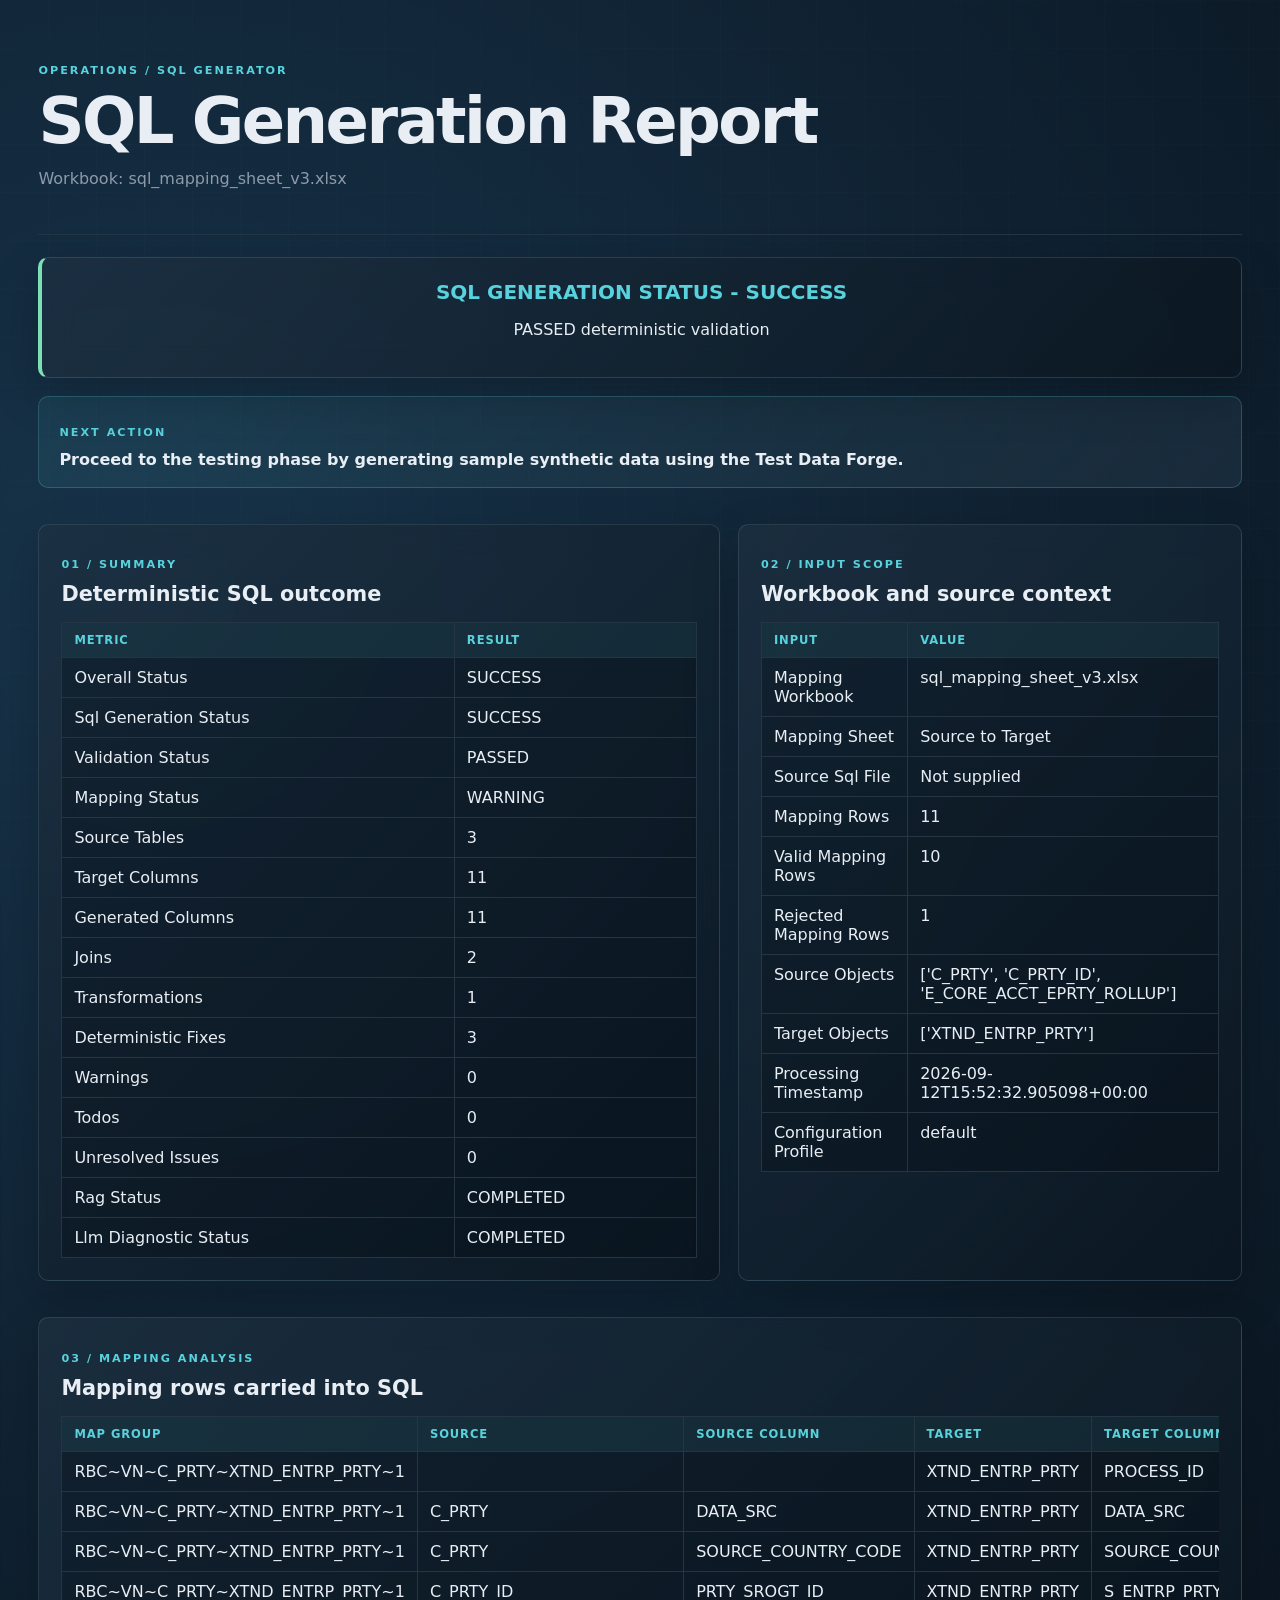
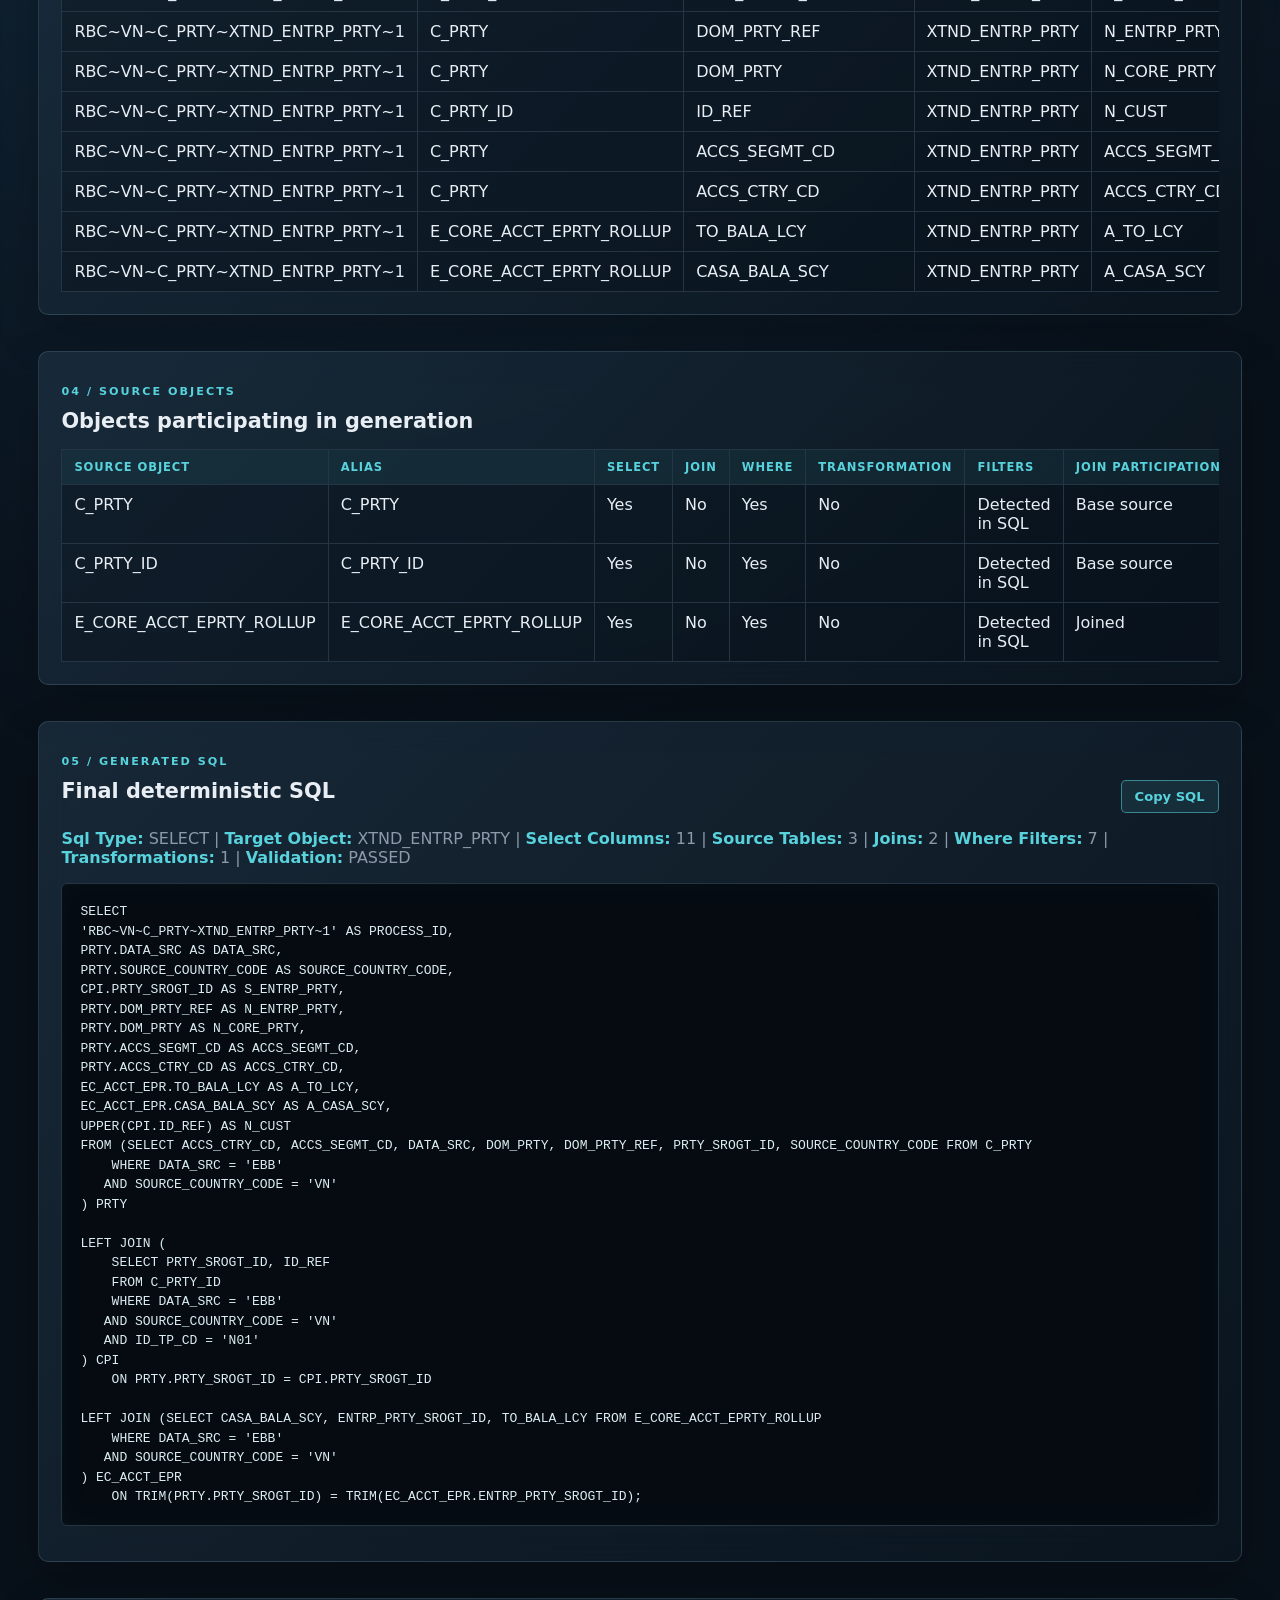
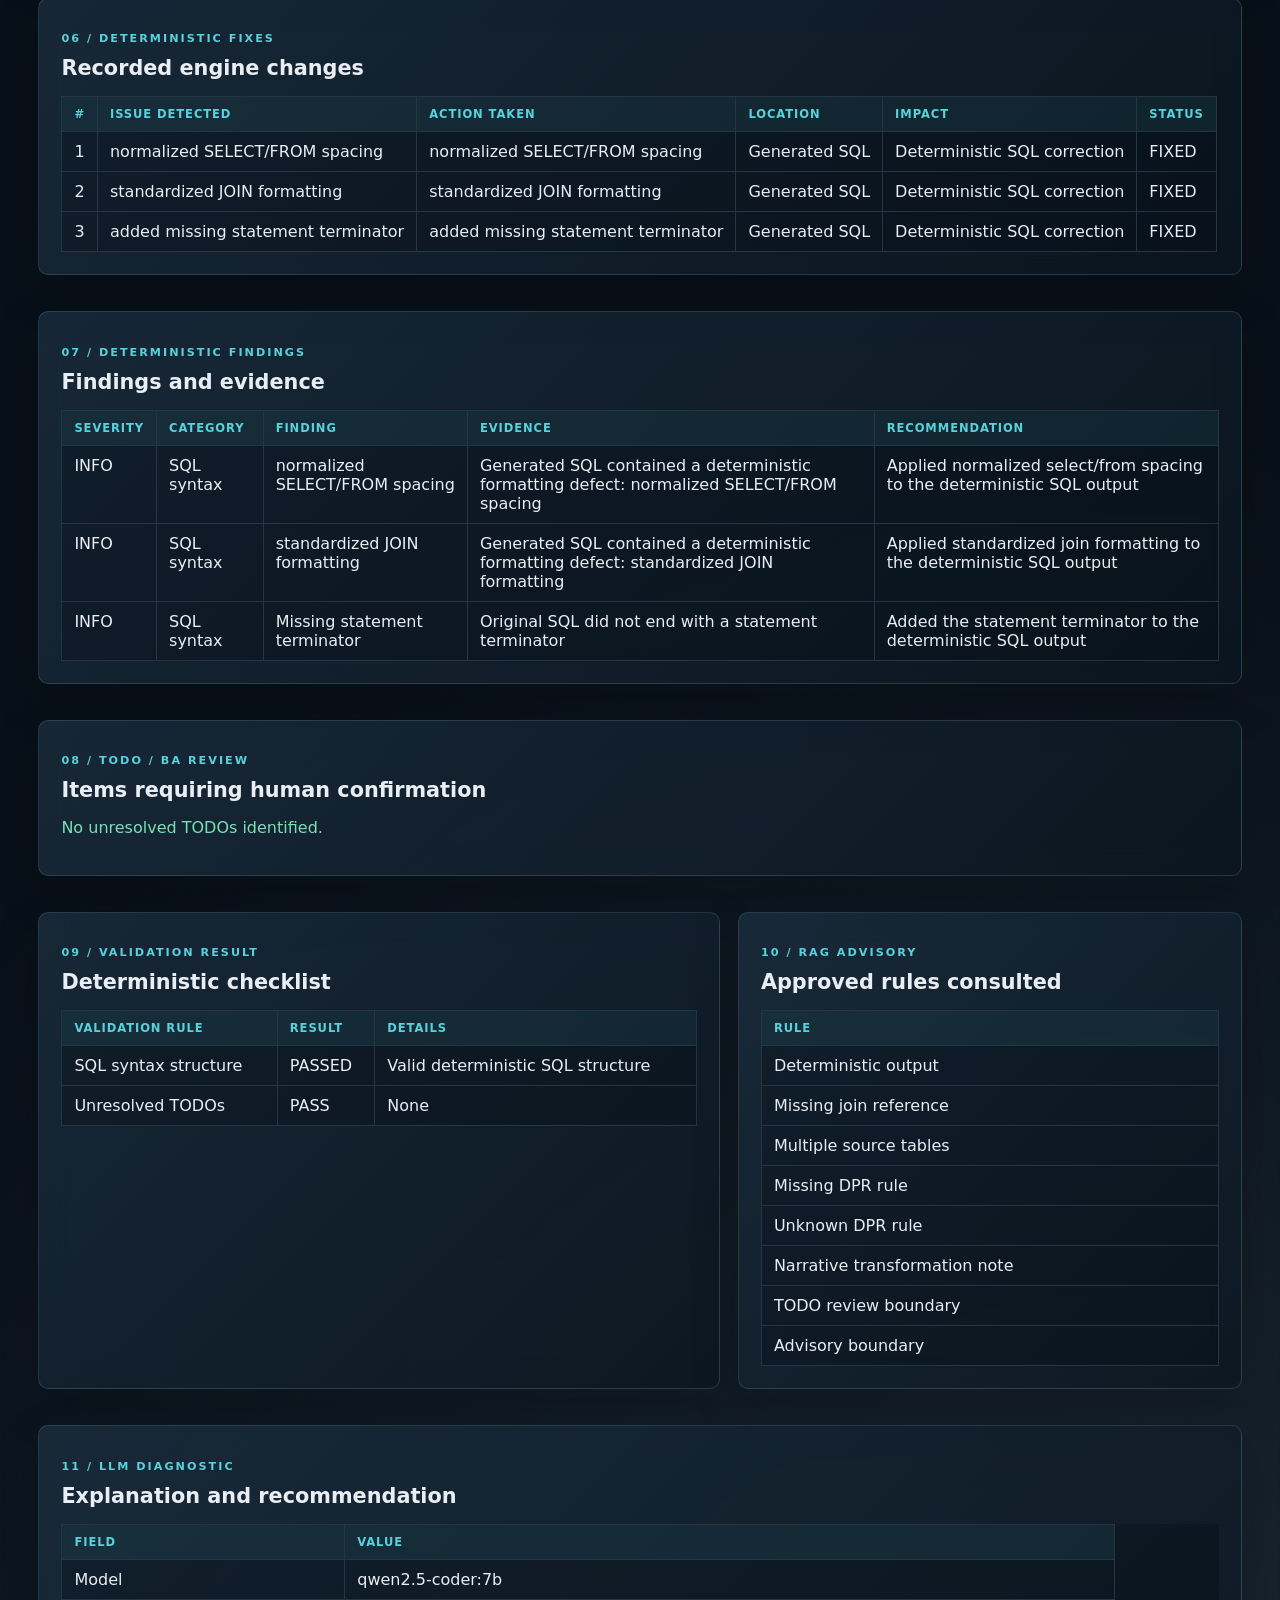
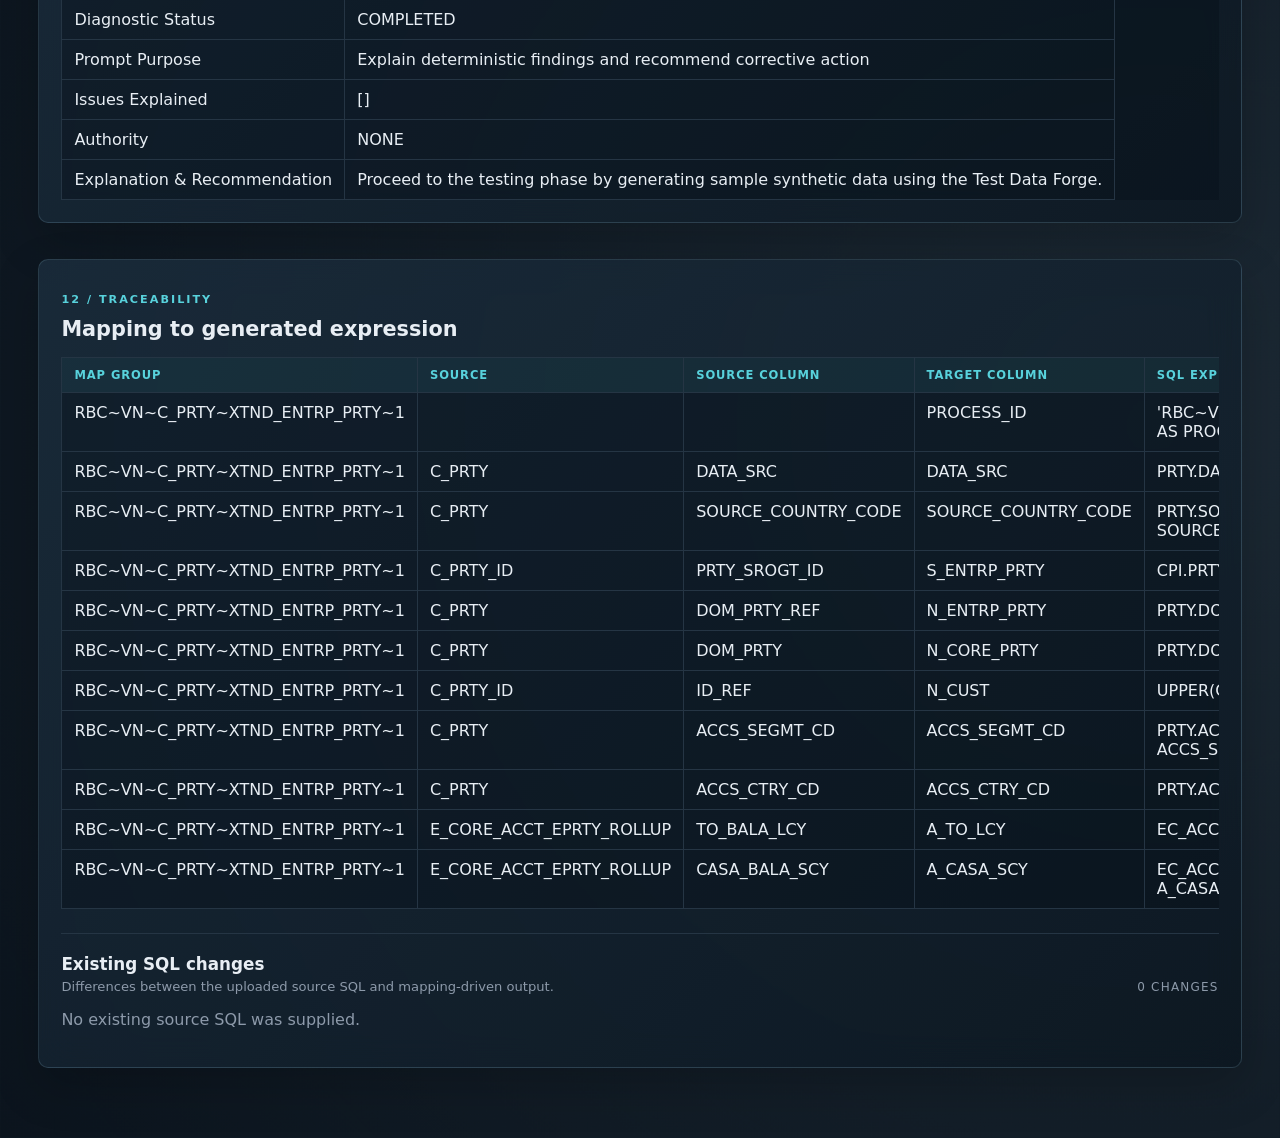
<file: output/report/xtnd_entrp_prty_report.html>
<html><head><meta charset='utf-8'><meta name='viewport' content='width=device-width, initial-scale=1'><title>SQL Generation Report | AccelerateX</title><style>:root{font-family:'Segoe UI',system-ui,sans-serif;color:#e8eef4;background:#081019;--ink:#e8eef4;--muted:#8d9aaa;--line:#253544;--cyan:#58d2dc;--amber:#f3b867;--danger:#ff8b8b;--green:#7be0b5}*{box-sizing:border-box}body{margin:0;min-height:100vh;background:radial-gradient(circle at 12% 10%,#17334a 0,transparent 33%),radial-gradient(circle at 90% 88%,#1c2934 0,transparent 30%),#081019}body:before{content:'';position:fixed;inset:0;pointer-events:none;opacity:.24;background-image:linear-gradient(rgba(130,170,190,.08) 1px,transparent 1px),linear-gradient(90deg,rgba(130,170,190,.08) 1px,transparent 1px);background-size:48px 48px}main{width:min(100%,1440px);margin:0 auto;padding:42px 34px 70px;position:relative}header{padding:14px 0 30px;border-bottom:1px solid var(--line)}.eyebrow{color:var(--cyan);font-size:.7rem;font-weight:700;letter-spacing:.18em}h1{font-size:clamp(2rem,5vw,4.4rem);line-height:1;margin:12px 0 14px;letter-spacing:-.04em}h2{font-size:1.35rem;margin:0 0 10px}h3{font-size:1rem;margin:0 0 8px}.lead,.muted,.empty{color:var(--muted)}.status,.panel{background:linear-gradient(135deg,rgba(29,48,65,.74),rgba(11,22,32,.74));border:1px solid rgba(123,163,183,.22);border-radius:10px;padding:22px;box-shadow:0 18px 48px rgba(0,0,0,.2);backdrop-filter:blur(16px)}.status{margin-top:22px;border-left:4px solid var(--cyan);display:flex;flex-direction:column;justify-content:center;align-items:center;text-align:center}.status.failed{border-left-color:var(--danger)}.status.warning{border-left-color:var(--amber)}.status.passed{border-left-color:var(--green)}.status strong{font-size:1.25rem}.success{color:var(--green)}.warning{color:var(--amber)}.error{color:var(--danger)}.advisory-banner{background:linear-gradient(135deg,rgba(88,210,220,.09),rgba(29,48,65,.74));border:1px solid rgba(88,210,220,.25);border-radius:10px;padding:18px 20px;margin-top:18px}.advisory-banner h3{margin:6px 0 0}.report-grid{display:grid;grid-template-columns:1.15fr .85fr;gap:18px;margin-top:18px}.report-grid .wide{grid-column:1/-1}.panel{margin-top:18px}.panel h2{font-size:1.3rem}.panel table{margin-top:16px}table{width:100%;border-collapse:collapse;margin:0;display:block;overflow-x:auto;background:rgba(5,14,23,.34)}.compact-table{display:table;width:100%;min-width:340px;max-width:100%}.trace-table{min-width:0}th,td{border:1px solid var(--line);padding:10px 12px;text-align:left;vertical-align:top;white-space:normal}th{background:rgba(88,210,220,.09);color:var(--cyan);font-size:.72rem;letter-spacing:.08em;text-transform:uppercase;white-space:nowrap}td{color:var(--ink)}pre{background:#050b11;color:#dceef1;border:1px solid var(--line);padding:18px;overflow:auto;border-radius:6px;line-height:1.5}.sql{box-shadow:inset 0 0 30px rgba(88,210,220,.04)}strong{color:var(--cyan)}.change-log{margin-top:24px;padding-top:20px;border-top:1px solid var(--line)}.change-log-heading{display:flex;align-items:end;justify-content:space-between;gap:16px;margin-bottom:12px}.change-log-heading h3{margin:0;font-size:1.05rem}.change-log-heading .muted{margin:5px 0 0;font-size:.82rem}.change-count{color:var(--muted);font-size:.75rem;text-transform:uppercase;letter-spacing:.1em}.change-table-wrap{width:100%;overflow-x:auto}.change-table{display:table;width:max-content;min-width:100%;table-layout:auto}.change-table th,.change-table td{padding:10px 12px}.change-table th:nth-child(1){min-width:112px}.change-table th:nth-child(2){min-width:76px}.change-table th:nth-child(3){min-width:150px}.change-table th:nth-child(4),.change-table th:nth-child(5){min-width:280px}.change-table code{display:block;white-space:pre-wrap;overflow-wrap:anywhere;color:#cfe7eb;font:inherit;line-height:1.45}.change-badge{display:inline-block;padding:4px 7px;border-radius:4px;font-size:.66rem;font-weight:800;letter-spacing:.08em}.change-removed{color:#ffb4b4;background:rgba(255,139,139,.13)}.change-changed{color:#ffd08d;background:rgba(243,184,103,.13)}.change-added{color:#a8f0cf;background:rgba(123,224,181,.13)}.change-unchanged{color:#a9dce1;background:rgba(88,210,220,.1)}@media(max-width:800px){main{padding:32px 20px 54px}.report-grid{display:block}.panel{margin-top:16px}.change-log-heading{align-items:start;flex-direction:column}h1{font-size:3rem}.compact-table{width:100%}.change-table{display:table;min-width:860px}}</style></head><body><main><header><p class='eyebrow'>OPERATIONS / SQL GENERATOR</p><h1>SQL Generation Report</h1><p class='lead'>Workbook: sql_mapping_sheet_v3.xlsx</p></header><section class='status passed'><strong>SQL GENERATION STATUS - SUCCESS</strong><p>PASSED deterministic validation</p></section><div class='advisory-banner'><p class='eyebrow'>NEXT ACTION</p><h3>Proceed to the testing phase by generating sample synthetic data using the Test Data Forge.</h3></div><div class='report-grid'><style>main{width:100%;max-width:none;padding:clamp(24px,3vw,42px) clamp(18px,3vw,48px) 70px}</style><section class='panel'><p class='eyebrow'>01 / SUMMARY</p><h2>Deterministic SQL outcome</h2><table class='compact-table'><thead><tr><th>Metric</th><th>Result</th></tr></thead><tbody><tr><td>Overall Status</td><td>SUCCESS</td></tr><tr><td>Sql Generation Status</td><td>SUCCESS</td></tr><tr><td>Validation Status</td><td>PASSED</td></tr><tr><td>Mapping Status</td><td>WARNING</td></tr><tr><td>Source Tables</td><td>3</td></tr><tr><td>Target Columns</td><td>11</td></tr><tr><td>Generated Columns</td><td>11</td></tr><tr><td>Joins</td><td>2</td></tr><tr><td>Transformations</td><td>1</td></tr><tr><td>Deterministic Fixes</td><td>3</td></tr><tr><td>Warnings</td><td>0</td></tr><tr><td>Todos</td><td>0</td></tr><tr><td>Unresolved Issues</td><td>0</td></tr><tr><td>Rag Status</td><td>COMPLETED</td></tr><tr><td>Llm Diagnostic Status</td><td>COMPLETED</td></tr></tbody></table></section><section class='panel'><p class='eyebrow'>02 / INPUT SCOPE</p><h2>Workbook and source context</h2><table><thead><tr><th>Input</th><th>Value</th></tr></thead><tbody><tr><td>Mapping Workbook</td><td>sql_mapping_sheet_v3.xlsx</td></tr><tr><td>Mapping Sheet</td><td>Source to Target</td></tr><tr><td>Source Sql File</td><td>Not supplied</td></tr><tr><td>Mapping Rows</td><td>11</td></tr><tr><td>Valid Mapping Rows</td><td>10</td></tr><tr><td>Rejected Mapping Rows</td><td>1</td></tr><tr><td>Source Objects</td><td>[&#x27;C_PRTY&#x27;, &#x27;C_PRTY_ID&#x27;, &#x27;E_CORE_ACCT_EPRTY_ROLLUP&#x27;]</td></tr><tr><td>Target Objects</td><td>[&#x27;XTND_ENTRP_PRTY&#x27;]</td></tr><tr><td>Processing Timestamp</td><td>2026-09-12T15:52:32.905098+00:00</td></tr><tr><td>Configuration Profile</td><td>default</td></tr></tbody></table></section><section class='panel wide'><p class='eyebrow'>03 / MAPPING ANALYSIS</p><h2>Mapping rows carried into SQL</h2><table><thead><tr><th>Map Group</th><th>Source</th><th>Source Column</th><th>Target</th><th>Target Column</th><th>Transformation</th><th>Join Dependency</th><th>Status</th></tr></thead><tbody><tr><td>RBC~VN~C_PRTY~XTND_ENTRP_PRTY~1</td><td></td><td></td><td>XTND_ENTRP_PRTY</td><td>PROCESS_ID</td><td>RBC~XTND_ENTRP_PRTY.PROCESS_ID_01~VN</td><td>No</td><td>REVIEW</td></tr><tr><td>RBC~VN~C_PRTY~XTND_ENTRP_PRTY~1</td><td>C_PRTY</td><td>DATA_SRC</td><td>XTND_ENTRP_PRTY</td><td>DATA_SRC</td><td>Direct</td><td>Yes</td><td>PASS</td></tr><tr><td>RBC~VN~C_PRTY~XTND_ENTRP_PRTY~1</td><td>C_PRTY</td><td>SOURCE_COUNTRY_CODE</td><td>XTND_ENTRP_PRTY</td><td>SOURCE_COUNTRY_CODE</td><td>Direct</td><td>Yes</td><td>PASS</td></tr><tr><td>RBC~VN~C_PRTY~XTND_ENTRP_PRTY~1</td><td>C_PRTY_ID</td><td>PRTY_SROGT_ID</td><td>XTND_ENTRP_PRTY</td><td>S_ENTRP_PRTY</td><td>Direct</td><td>Yes</td><td>PASS</td></tr><tr><td>RBC~VN~C_PRTY~XTND_ENTRP_PRTY~1</td><td>C_PRTY</td><td>DOM_PRTY_REF</td><td>XTND_ENTRP_PRTY</td><td>N_ENTRP_PRTY</td><td>Direct</td><td>Yes</td><td>PASS</td></tr><tr><td>RBC~VN~C_PRTY~XTND_ENTRP_PRTY~1</td><td>C_PRTY</td><td>DOM_PRTY</td><td>XTND_ENTRP_PRTY</td><td>N_CORE_PRTY</td><td>Direct</td><td>Yes</td><td>PASS</td></tr><tr><td>RBC~VN~C_PRTY~XTND_ENTRP_PRTY~1</td><td>C_PRTY_ID</td><td>ID_REF</td><td>XTND_ENTRP_PRTY</td><td>N_CUST</td><td>RBC~XTND_ENTRP_PRTY.N_CUST_01~VN</td><td>Yes</td><td>PASS</td></tr><tr><td>RBC~VN~C_PRTY~XTND_ENTRP_PRTY~1</td><td>C_PRTY</td><td>ACCS_SEGMT_CD</td><td>XTND_ENTRP_PRTY</td><td>ACCS_SEGMT_CD</td><td>Direct</td><td>Yes</td><td>PASS</td></tr><tr><td>RBC~VN~C_PRTY~XTND_ENTRP_PRTY~1</td><td>C_PRTY</td><td>ACCS_CTRY_CD</td><td>XTND_ENTRP_PRTY</td><td>ACCS_CTRY_CD</td><td>Direct</td><td>Yes</td><td>PASS</td></tr><tr><td>RBC~VN~C_PRTY~XTND_ENTRP_PRTY~1</td><td>E_CORE_ACCT_EPRTY_ROLLUP</td><td>TO_BALA_LCY</td><td>XTND_ENTRP_PRTY</td><td>A_TO_LCY</td><td>Direct</td><td>Yes</td><td>PASS</td></tr><tr><td>RBC~VN~C_PRTY~XTND_ENTRP_PRTY~1</td><td>E_CORE_ACCT_EPRTY_ROLLUP</td><td>CASA_BALA_SCY</td><td>XTND_ENTRP_PRTY</td><td>A_CASA_SCY</td><td>Direct</td><td>Yes</td><td>PASS</td></tr></tbody></table></section><section class='panel wide'><p class='eyebrow'>04 / SOURCE OBJECTS</p><h2>Objects participating in generation</h2><table><thead><tr><th>Source Object</th><th>Alias</th><th>SELECT</th><th>JOIN</th><th>WHERE</th><th>Transformation</th><th>Filters</th><th>Join Participation</th></tr></thead><tbody><tr><td>C_PRTY</td><td>C_PRTY</td><td>Yes</td><td>No</td><td>Yes</td><td>No</td><td>Detected in SQL</td><td>Base source</td></tr><tr><td>C_PRTY_ID</td><td>C_PRTY_ID</td><td>Yes</td><td>No</td><td>Yes</td><td>No</td><td>Detected in SQL</td><td>Base source</td></tr><tr><td>E_CORE_ACCT_EPRTY_ROLLUP</td><td>E_CORE_ACCT_EPRTY_ROLLUP</td><td>Yes</td><td>No</td><td>Yes</td><td>No</td><td>Detected in SQL</td><td>Joined</td></tr></tbody></table></section><section class='panel wide'><p class='eyebrow'>05 / GENERATED SQL</p><div style='display:flex;align-items:center;justify-content:space-between;gap:16px'><h2>Final deterministic SQL</h2><button type='button' style='border:1px solid rgba(88,210,220,.55);border-radius:5px;background:rgba(88,210,220,.1);color:#58d2dc;padding:8px 13px;font:inherit;font-size:.82rem;font-weight:700;cursor:pointer' onclick="navigator.clipboard.writeText(document.getElementById('generated-sql').textContent).then(() => { this.textContent = 'Copied'; setTimeout(() => this.textContent = 'Copy SQL', 1500); })">Copy SQL</button></div><p class='muted'><strong>Sql Type:</strong> SELECT | <strong>Target Object:</strong> XTND_ENTRP_PRTY | <strong>Select Columns:</strong> 11 | <strong>Source Tables:</strong> 3 | <strong>Joins:</strong> 2 | <strong>Where Filters:</strong> 7 | <strong>Transformations:</strong> 1 | <strong>Validation:</strong> PASSED</p><pre id='generated-sql' class='sql'>SELECT
&#x27;RBC~VN~C_PRTY~XTND_ENTRP_PRTY~1&#x27; AS PROCESS_ID,
PRTY.DATA_SRC AS DATA_SRC,
PRTY.SOURCE_COUNTRY_CODE AS SOURCE_COUNTRY_CODE,
CPI.PRTY_SROGT_ID AS S_ENTRP_PRTY,
PRTY.DOM_PRTY_REF AS N_ENTRP_PRTY,
PRTY.DOM_PRTY AS N_CORE_PRTY,
PRTY.ACCS_SEGMT_CD AS ACCS_SEGMT_CD,
PRTY.ACCS_CTRY_CD AS ACCS_CTRY_CD,
EC_ACCT_EPR.TO_BALA_LCY AS A_TO_LCY,
EC_ACCT_EPR.CASA_BALA_SCY AS A_CASA_SCY,
UPPER(CPI.ID_REF) AS N_CUST
FROM (SELECT ACCS_CTRY_CD, ACCS_SEGMT_CD, DATA_SRC, DOM_PRTY, DOM_PRTY_REF, PRTY_SROGT_ID, SOURCE_COUNTRY_CODE FROM C_PRTY
    WHERE DATA_SRC = &#x27;EBB&#x27;
   AND SOURCE_COUNTRY_CODE = &#x27;VN&#x27;
) PRTY

LEFT JOIN (
    SELECT PRTY_SROGT_ID, ID_REF
    FROM C_PRTY_ID
    WHERE DATA_SRC = &#x27;EBB&#x27;
   AND SOURCE_COUNTRY_CODE = &#x27;VN&#x27;
   AND ID_TP_CD = &#x27;N01&#x27;
) CPI
    ON PRTY.PRTY_SROGT_ID = CPI.PRTY_SROGT_ID

LEFT JOIN (SELECT CASA_BALA_SCY, ENTRP_PRTY_SROGT_ID, TO_BALA_LCY FROM E_CORE_ACCT_EPRTY_ROLLUP
    WHERE DATA_SRC = &#x27;EBB&#x27;
   AND SOURCE_COUNTRY_CODE = &#x27;VN&#x27;
) EC_ACCT_EPR
    ON TRIM(PRTY.PRTY_SROGT_ID) = TRIM(EC_ACCT_EPR.ENTRP_PRTY_SROGT_ID);</pre></section><section class='panel wide'><p class='eyebrow'>06 / DETERMINISTIC FIXES</p><h2>Recorded engine changes</h2><table><thead><tr><th>#</th><th>Issue Detected</th><th>Action Taken</th><th>Location</th><th>Impact</th><th>Status</th></tr></thead><tbody><tr><td>1</td><td>normalized SELECT/FROM spacing</td><td>normalized SELECT/FROM spacing</td><td>Generated SQL</td><td>Deterministic SQL correction</td><td>FIXED</td></tr><tr><td>2</td><td>standardized JOIN formatting</td><td>standardized JOIN formatting</td><td>Generated SQL</td><td>Deterministic SQL correction</td><td>FIXED</td></tr><tr><td>3</td><td>added missing statement terminator</td><td>added missing statement terminator</td><td>Generated SQL</td><td>Deterministic SQL correction</td><td>FIXED</td></tr></tbody></table></section><section class='panel wide'><p class='eyebrow'>07 / DETERMINISTIC FINDINGS</p><h2>Findings and evidence</h2><table><thead><tr><th>Severity</th><th>Category</th><th>Finding</th><th>Evidence</th><th>Recommendation</th></tr></thead><tbody><tr><td>INFO</td><td>SQL syntax</td><td>normalized SELECT/FROM spacing</td><td>Generated SQL contained a deterministic formatting defect: normalized SELECT/FROM spacing</td><td>Applied normalized select/from spacing to the deterministic SQL output</td></tr><tr><td>INFO</td><td>SQL syntax</td><td>standardized JOIN formatting</td><td>Generated SQL contained a deterministic formatting defect: standardized JOIN formatting</td><td>Applied standardized join formatting to the deterministic SQL output</td></tr><tr><td>INFO</td><td>SQL syntax</td><td>Missing statement terminator</td><td>Original SQL did not end with a statement terminator</td><td>Added the statement terminator to the deterministic SQL output</td></tr></tbody></table></section><section class='panel wide'><p class='eyebrow'>08 / TODO / BA REVIEW</p><h2>Items requiring human confirmation</h2><p class='success'>No unresolved TODOs identified.</p></section><section class='panel'><p class='eyebrow'>09 / VALIDATION RESULT</p><h2>Deterministic checklist</h2><table class='compact-table'><thead><tr><th>Validation Rule</th><th>Result</th><th>Details</th></tr></thead><tbody><tr><td>SQL syntax structure</td><td>PASSED</td><td>Valid deterministic SQL structure</td></tr><tr><td>Unresolved TODOs</td><td>PASS</td><td>None</td></tr></tbody></table></section><section class='panel'><p class='eyebrow'>10 / RAG ADVISORY</p><h2>Approved rules consulted</h2><table class='compact-table'><thead><tr><th>Rule</th></tr></thead><tbody><tr><td>Deterministic output</td></tr><tr><td>Missing join reference</td></tr><tr><td>Multiple source tables</td></tr><tr><td>Missing DPR rule</td></tr><tr><td>Unknown DPR rule</td></tr><tr><td>Narrative transformation note</td></tr><tr><td>TODO review boundary</td></tr><tr><td>Advisory boundary</td></tr></tbody></table></section><section class='panel wide'><p class='eyebrow'>11 / LLM DIAGNOSTIC</p><h2>Explanation and recommendation</h2><table><thead><tr><th>Field</th><th>Value</th></tr></thead><tbody><tr><td>Model</td><td>qwen2.5-coder:7b</td></tr><tr><td>Diagnostic Status</td><td>COMPLETED</td></tr><tr><td>Prompt Purpose</td><td>Explain deterministic findings and recommend corrective action</td></tr><tr><td>Issues Explained</td><td>[]</td></tr><tr><td>Authority</td><td>NONE</td></tr><tr><td>Explanation &amp; Recommendation</td><td>Proceed to the testing phase by generating sample synthetic data using the Test Data Forge.</td></tr></tbody></table></section><section class='panel wide'><p class='eyebrow'>12 / TRACEABILITY</p><h2>Mapping to generated expression</h2><table class='trace-table'><thead><tr><th>Map Group</th><th>Source</th><th>Source Column</th><th>Target Column</th><th>SQL Expression</th><th>SQL Location</th><th>Validation</th></tr></thead><tbody><tr><td>RBC~VN~C_PRTY~XTND_ENTRP_PRTY~1</td><td></td><td></td><td>PROCESS_ID</td><td>&#x27;RBC~VN~C_PRTY~XTND_ENTRP_PRTY~1&#x27; AS PROCESS_ID</td><td>SELECT</td><td>REVIEW</td></tr><tr><td>RBC~VN~C_PRTY~XTND_ENTRP_PRTY~1</td><td>C_PRTY</td><td>DATA_SRC</td><td>DATA_SRC</td><td>PRTY.DATA_SRC AS DATA_SRC</td><td>SELECT</td><td>PASS</td></tr><tr><td>RBC~VN~C_PRTY~XTND_ENTRP_PRTY~1</td><td>C_PRTY</td><td>SOURCE_COUNTRY_CODE</td><td>SOURCE_COUNTRY_CODE</td><td>PRTY.SOURCE_COUNTRY_CODE AS SOURCE_COUNTRY_CODE</td><td>SELECT</td><td>PASS</td></tr><tr><td>RBC~VN~C_PRTY~XTND_ENTRP_PRTY~1</td><td>C_PRTY_ID</td><td>PRTY_SROGT_ID</td><td>S_ENTRP_PRTY</td><td>CPI.PRTY_SROGT_ID AS S_ENTRP_PRTY</td><td>SELECT</td><td>PASS</td></tr><tr><td>RBC~VN~C_PRTY~XTND_ENTRP_PRTY~1</td><td>C_PRTY</td><td>DOM_PRTY_REF</td><td>N_ENTRP_PRTY</td><td>PRTY.DOM_PRTY_REF AS N_ENTRP_PRTY</td><td>SELECT</td><td>PASS</td></tr><tr><td>RBC~VN~C_PRTY~XTND_ENTRP_PRTY~1</td><td>C_PRTY</td><td>DOM_PRTY</td><td>N_CORE_PRTY</td><td>PRTY.DOM_PRTY AS N_CORE_PRTY</td><td>SELECT</td><td>PASS</td></tr><tr><td>RBC~VN~C_PRTY~XTND_ENTRP_PRTY~1</td><td>C_PRTY_ID</td><td>ID_REF</td><td>N_CUST</td><td>UPPER(CPI.ID_REF) AS N_CUST</td><td>SELECT</td><td>PASS</td></tr><tr><td>RBC~VN~C_PRTY~XTND_ENTRP_PRTY~1</td><td>C_PRTY</td><td>ACCS_SEGMT_CD</td><td>ACCS_SEGMT_CD</td><td>PRTY.ACCS_SEGMT_CD AS ACCS_SEGMT_CD</td><td>SELECT</td><td>PASS</td></tr><tr><td>RBC~VN~C_PRTY~XTND_ENTRP_PRTY~1</td><td>C_PRTY</td><td>ACCS_CTRY_CD</td><td>ACCS_CTRY_CD</td><td>PRTY.ACCS_CTRY_CD AS ACCS_CTRY_CD</td><td>SELECT</td><td>PASS</td></tr><tr><td>RBC~VN~C_PRTY~XTND_ENTRP_PRTY~1</td><td>E_CORE_ACCT_EPRTY_ROLLUP</td><td>TO_BALA_LCY</td><td>A_TO_LCY</td><td>EC_ACCT_EPR.TO_BALA_LCY AS A_TO_LCY</td><td>SELECT</td><td>PASS</td></tr><tr><td>RBC~VN~C_PRTY~XTND_ENTRP_PRTY~1</td><td>E_CORE_ACCT_EPRTY_ROLLUP</td><td>CASA_BALA_SCY</td><td>A_CASA_SCY</td><td>EC_ACCT_EPR.CASA_BALA_SCY AS A_CASA_SCY</td><td>SELECT</td><td>PASS</td></tr></tbody></table><div class='change-log'><div class='change-log-heading'><div><h3>Existing SQL changes</h3><p class='muted'>Differences between the uploaded source SQL and mapping-driven output.</p></div><span class='change-count'>0 changes</span></div><p class='empty'>No existing source SQL was supplied.</p></div></section></div></main></body></html>
</file>
